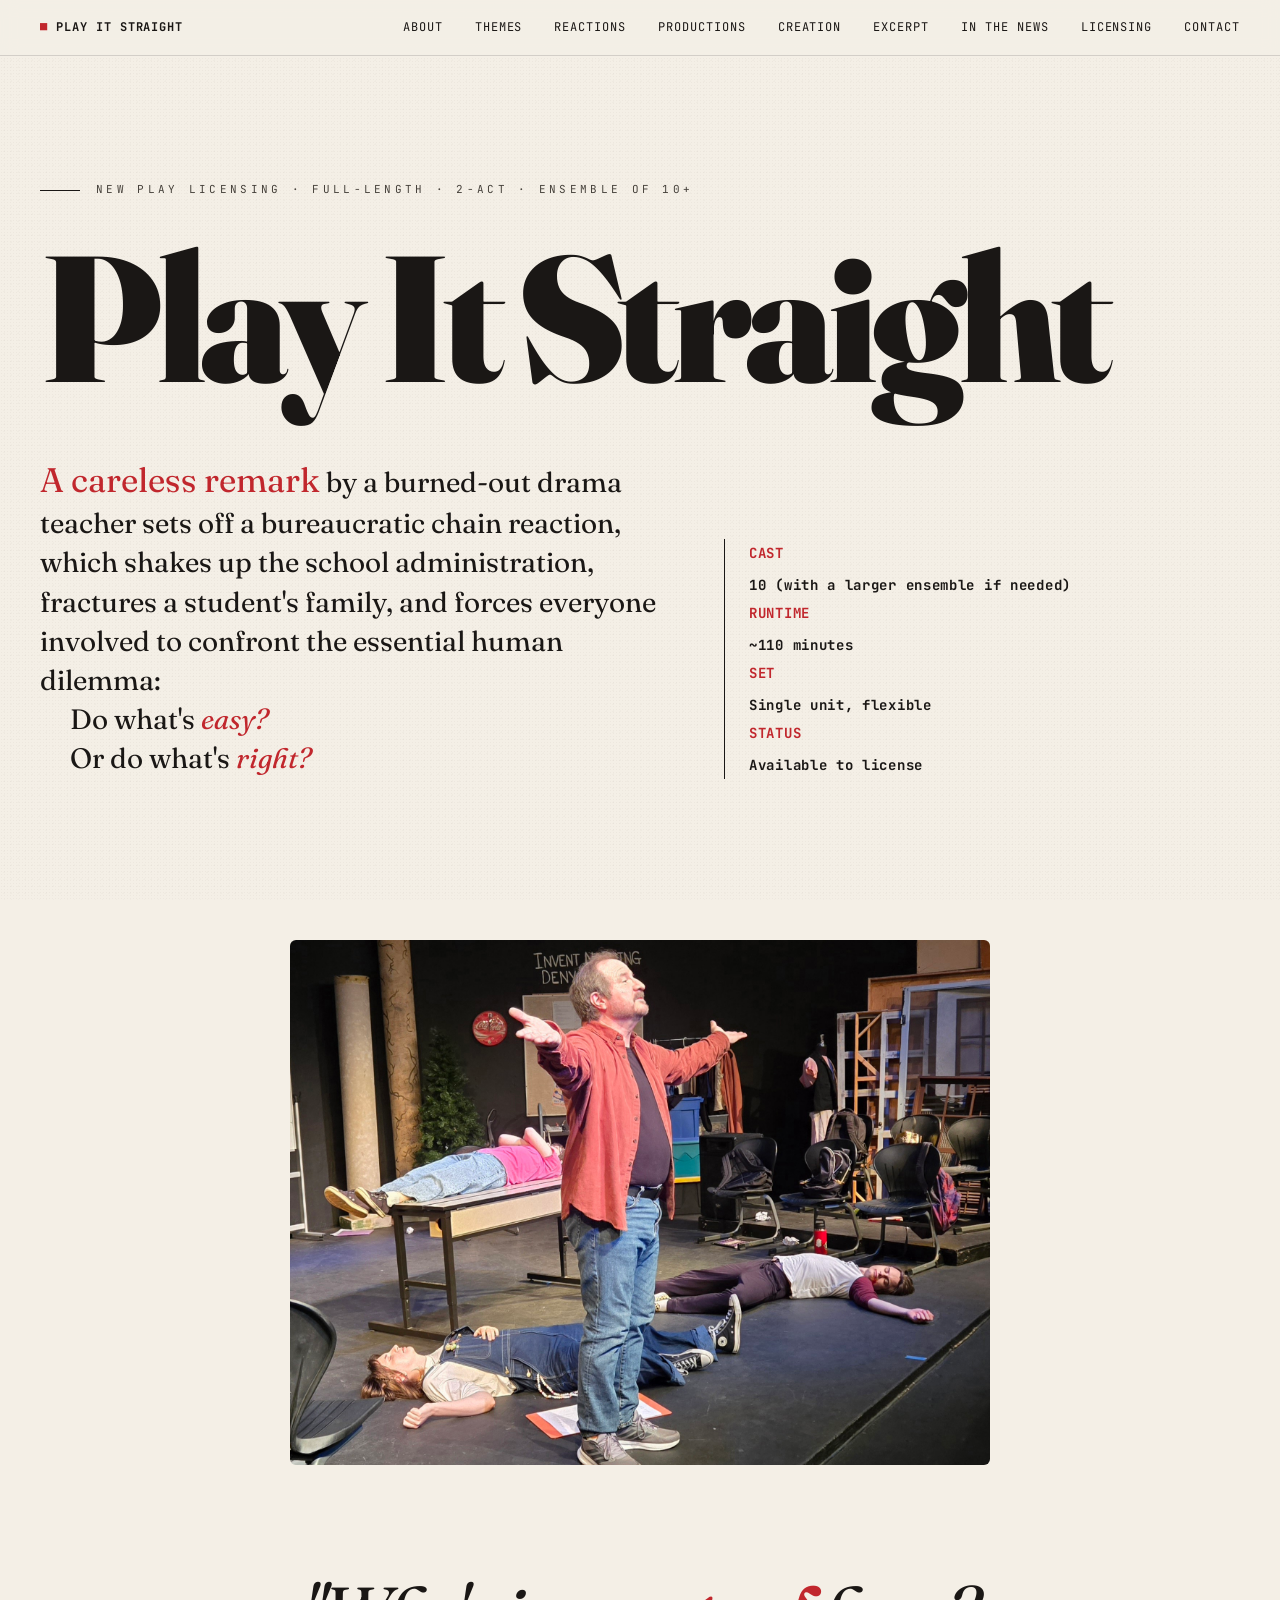
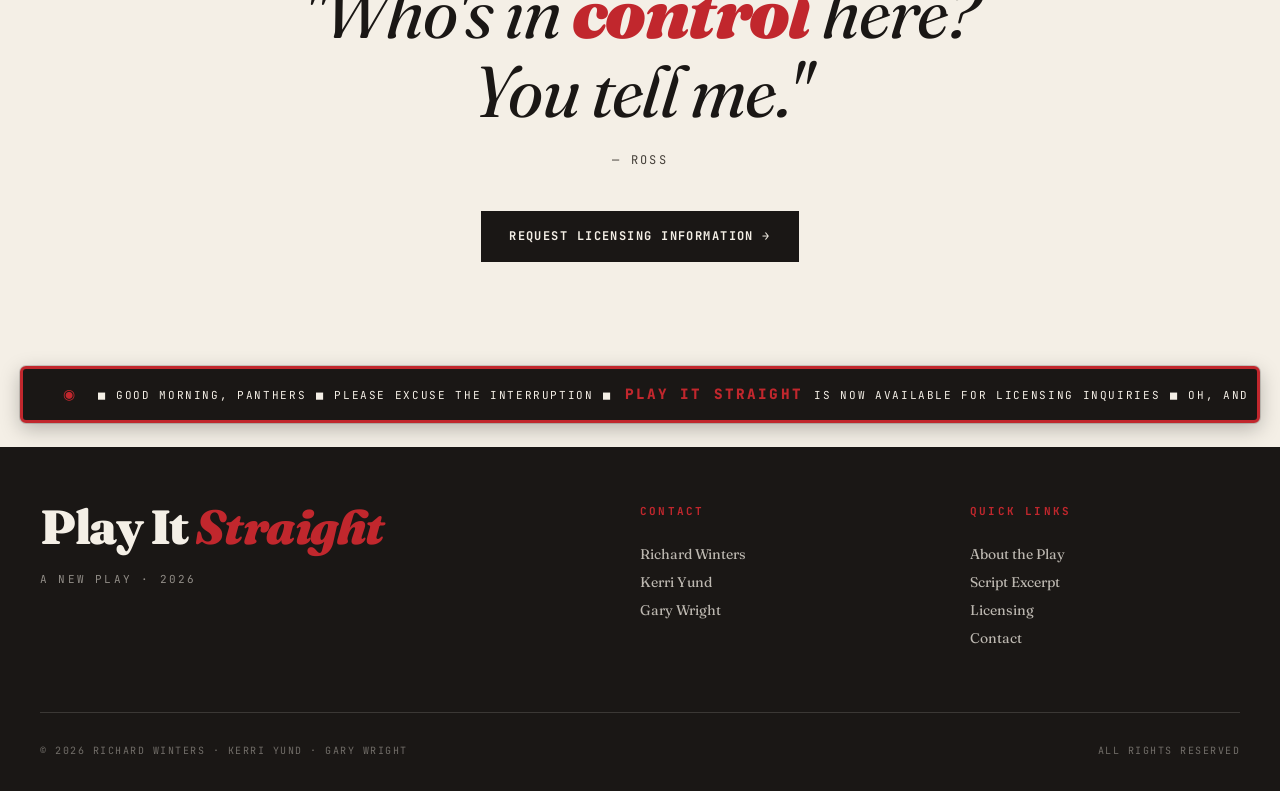
<file: index.html>
<!DOCTYPE html>
<html lang="en"><head>
  <meta charset="utf-8">
  <meta name="viewport" content="width=device-width, initial-scale=1">
  <title>Play It Straight — New Play Licensing</title>
  <meta name="description" content="A sarcastic remark during a high school drama rehearsal sparks a formal inquiry that exposes tensions around censorship, LGBTQ identity, and parental authority. Available for licensing.">
  <link rel="preconnect" href="https://fonts.googleapis.com">
  <link rel="preconnect" href="https://fonts.gstatic.com" crossorigin="">
  <link href="https://fonts.googleapis.com/css2?family=Fraunces:ital,opsz,wght@0,9..144,400;0,9..144,700;0,9..144,900;1,9..144,400&amp;family=JetBrains+Mono:wght@400;700&amp;display=swap" rel="stylesheet">
  <link rel="stylesheet" href="css/styles.css">
  <link rel="icon" type="image/svg+xml" href="data:image/svg+xml,%3Csvg xmlns=%22http://www.w3.org/2000/svg%22 viewBox=%220 0 64 64%22%3E%3Crect width=%2264%22 height=%2264%22 fill=%22%23c1272d%22 rx=%228%22/%3E%3Ctext x=%2232%22 y=%2245%22 font-family=%22Georgia,serif%22 font-size=%2238%22 font-weight=%22900%22 fill=%22%23f4efe6%22 text-anchor=%22middle%22%3EP%3C/text%3E%3C/svg%3E">
  <link rel="canonical" href="https://play-it-straight.com/">
  <meta property="og:type" content="website">
  <meta property="og:url" content="https://play-it-straight.com/">
  <meta property="og:title" content="Play It Straight — A new play about high school, censorship, and courage">
  <meta property="og:description" content="A drama teacher's careless remark ignites a battle over classroom speech, LGBTQ student safety, and a family torn apart. Full-length, 2-act, ensemble of 10+. Available for licensing.">
  <meta property="og:image" content="https://play-it-straight.com/images/ross-opening.jpg">
  <meta property="og:image:width" content="1200">
  <meta property="og:image:height" content="800">
  <meta property="og:site_name" content="Play It Straight">
  <meta name="twitter:card" content="summary_large_image">
  <meta name="twitter:title" content="Play It Straight — A new play about high school, censorship, and courage">
  <meta name="twitter:description" content="A drama teacher's careless remark ignites a battle over classroom speech, LGBTQ student safety, and a family torn apart. Full-length, 2-act, ensemble of 10+. Available for licensing.">
  <meta name="twitter:image" content="https://play-it-straight.com/images/ross-opening.jpg">
<style>
    #edit-toolbar {
      position: fixed; bottom: 20px; right: 20px; z-index: 99999;
      display: flex; gap: 8px; align-items: center;
      font-family: -apple-system, system-ui, sans-serif; font-size: 13px;
    }
    #edit-toolbar button {
      background: #1a1715; color: #f4efe6; border: 1px solid #1a1715;
      padding: 10px 14px; border-radius: 6px; cursor: pointer;
      font: inherit; letter-spacing: 0.02em;
      box-shadow: 0 4px 12px rgba(0,0,0,0.25);
    }
    #edit-toolbar button.primary { background: #c1272d; border-color: #c1272d; }
    #edit-toolbar button:hover { opacity: 0.88; }
    #edit-toolbar .status { color: #1a1715; background: rgba(244,239,230,0.95);
      padding: 6px 10px; border-radius: 4px; }
    body.editing [contenteditable="true"] {
      outline: 1px dashed rgba(193,39,45,0.45);
      outline-offset: 2px;
    }
    body.editing [contenteditable="true"]:hover {
      outline: 1px solid rgba(193,39,45,0.85);
    }
    body.editing [contenteditable="true"]:focus {
      outline: 2px solid #c1272d;
      background: rgba(255,255,200,0.4);
    }
  </style><style>
    #edit-toolbar {
      position: fixed; bottom: 20px; right: 20px; z-index: 99999;
      display: flex; gap: 8px; align-items: center;
      font-family: -apple-system, system-ui, sans-serif; font-size: 13px;
    }
    #edit-toolbar button {
      background: #1a1715; color: #f4efe6; border: 1px solid #1a1715;
      padding: 10px 14px; border-radius: 6px; cursor: pointer;
      font: inherit; letter-spacing: 0.02em;
      box-shadow: 0 4px 12px rgba(0,0,0,0.25);
    }
    #edit-toolbar button.primary { background: #c1272d; border-color: #c1272d; }
    #edit-toolbar button:hover { opacity: 0.88; }
    #edit-toolbar .status { color: #1a1715; background: rgba(244,239,230,0.95);
      padding: 6px 10px; border-radius: 4px; }
    body.editing [contenteditable="true"] {
      outline: 1px dashed rgba(193,39,45,0.45);
      outline-offset: 2px;
    }
    body.editing [contenteditable="true"]:hover {
      outline: 1px solid rgba(193,39,45,0.85);
    }
    body.editing [contenteditable="true"]:focus {
      outline: 2px solid #c1272d;
      background: rgba(255,255,200,0.4);
    }
  </style><style>
    #edit-toolbar {
      position: fixed; bottom: 20px; right: 20px; z-index: 99999;
      display: flex; gap: 8px; align-items: center;
      font-family: -apple-system, system-ui, sans-serif; font-size: 13px;
    }
    #edit-toolbar button {
      background: #1a1715; color: #f4efe6; border: 1px solid #1a1715;
      padding: 10px 14px; border-radius: 6px; cursor: pointer;
      font: inherit; letter-spacing: 0.02em;
      box-shadow: 0 4px 12px rgba(0,0,0,0.25);
    }
    #edit-toolbar button.primary { background: #c1272d; border-color: #c1272d; }
    #edit-toolbar button:hover { opacity: 0.88; }
    #edit-toolbar .status { color: #1a1715; background: rgba(244,239,230,0.95);
      padding: 6px 10px; border-radius: 4px; }
    body.editing [contenteditable="true"] {
      outline: 1px dashed rgba(193,39,45,0.45);
      outline-offset: 2px;
    }
    body.editing [contenteditable="true"]:hover {
      outline: 1px solid rgba(193,39,45,0.85);
    }
    body.editing [contenteditable="true"]:focus {
      outline: 2px solid #c1272d;
      background: rgba(255,255,200,0.4);
    }
  </style><style>
    #edit-toolbar {
      position: fixed; bottom: 20px; right: 20px; z-index: 99999;
      display: flex; gap: 8px; align-items: center;
      font-family: -apple-system, system-ui, sans-serif; font-size: 13px;
    }
    #edit-toolbar button {
      background: #1a1715; color: #f4efe6; border: 1px solid #1a1715;
      padding: 10px 14px; border-radius: 6px; cursor: pointer;
      font: inherit; letter-spacing: 0.02em;
      box-shadow: 0 4px 12px rgba(0,0,0,0.25);
    }
    #edit-toolbar button.primary { background: #c1272d; border-color: #c1272d; }
    #edit-toolbar button:hover { opacity: 0.88; }
    #edit-toolbar .status { color: #1a1715; background: rgba(244,239,230,0.95);
      padding: 6px 10px; border-radius: 4px; }
    body.editing [contenteditable="true"] {
      outline: 1px dashed rgba(193,39,45,0.45);
      outline-offset: 2px;
    }
    body.editing [contenteditable="true"]:hover {
      outline: 1px solid rgba(193,39,45,0.85);
    }
    body.editing [contenteditable="true"]:focus {
      outline: 2px solid #c1272d;
      background: rgba(255,255,200,0.4);
    }
  </style><style>
    #edit-toolbar {
      position: fixed; bottom: 20px; right: 20px; z-index: 99999;
      display: flex; gap: 8px; align-items: center;
      font-family: -apple-system, system-ui, sans-serif; font-size: 13px;
    }
    #edit-toolbar button {
      background: #1a1715; color: #f4efe6; border: 1px solid #1a1715;
      padding: 10px 14px; border-radius: 6px; cursor: pointer;
      font: inherit; letter-spacing: 0.02em;
      box-shadow: 0 4px 12px rgba(0,0,0,0.25);
    }
    #edit-toolbar button.primary { background: #c1272d; border-color: #c1272d; }
    #edit-toolbar button:hover { opacity: 0.88; }
    #edit-toolbar .status { color: #1a1715; background: rgba(244,239,230,0.95);
      padding: 6px 10px; border-radius: 4px; }
    body.editing [contenteditable="true"] {
      outline: 1px dashed rgba(193,39,45,0.45);
      outline-offset: 2px;
    }
    body.editing [contenteditable="true"]:hover {
      outline: 1px solid rgba(193,39,45,0.85);
    }
    body.editing [contenteditable="true"]:focus {
      outline: 2px solid #c1272d;
      background: rgba(255,255,200,0.4);
    }
  </style><style>
    #edit-toolbar {
      position: fixed; bottom: 20px; right: 20px; z-index: 99999;
      display: flex; gap: 8px; align-items: center;
      font-family: -apple-system, system-ui, sans-serif; font-size: 13px;
    }
    #edit-toolbar button {
      background: #1a1715; color: #f4efe6; border: 1px solid #1a1715;
      padding: 10px 14px; border-radius: 6px; cursor: pointer;
      font: inherit; letter-spacing: 0.02em;
      box-shadow: 0 4px 12px rgba(0,0,0,0.25);
    }
    #edit-toolbar button.primary { background: #c1272d; border-color: #c1272d; }
    #edit-toolbar button:hover { opacity: 0.88; }
    #edit-toolbar .status { color: #1a1715; background: rgba(244,239,230,0.95);
      padding: 6px 10px; border-radius: 4px; }
    body.editing [contenteditable="true"] {
      outline: 1px dashed rgba(193,39,45,0.45);
      outline-offset: 2px;
    }
    body.editing [contenteditable="true"]:hover {
      outline: 1px solid rgba(193,39,45,0.85);
    }
    body.editing [contenteditable="true"]:focus {
      outline: 2px solid #c1272d;
      background: rgba(255,255,200,0.4);
    }
  </style><style>
    #edit-toolbar {
      position: fixed; bottom: 20px; right: 20px; z-index: 99999;
      display: flex; gap: 8px; align-items: center;
      font-family: -apple-system, system-ui, sans-serif; font-size: 13px;
    }
    #edit-toolbar button {
      background: #1a1715; color: #f4efe6; border: 1px solid #1a1715;
      padding: 10px 14px; border-radius: 6px; cursor: pointer;
      font: inherit; letter-spacing: 0.02em;
      box-shadow: 0 4px 12px rgba(0,0,0,0.25);
    }
    #edit-toolbar button.primary { background: #c1272d; border-color: #c1272d; }
    #edit-toolbar button:hover { opacity: 0.88; }
    #edit-toolbar .status { color: #1a1715; background: rgba(244,239,230,0.95);
      padding: 6px 10px; border-radius: 4px; }
    body.editing [contenteditable="true"] {
      outline: 1px dashed rgba(193,39,45,0.45);
      outline-offset: 2px;
    }
    body.editing [contenteditable="true"]:hover {
      outline: 1px solid rgba(193,39,45,0.85);
    }
    body.editing [contenteditable="true"]:focus {
      outline: 2px solid #c1272d;
      background: rgba(255,255,200,0.4);
    }
  </style><style>
    #edit-toolbar {
      position: fixed; bottom: 20px; right: 20px; z-index: 99999;
      display: flex; gap: 8px; align-items: center;
      font-family: -apple-system, system-ui, sans-serif; font-size: 13px;
    }
    #edit-toolbar button {
      background: #1a1715; color: #f4efe6; border: 1px solid #1a1715;
      padding: 10px 14px; border-radius: 6px; cursor: pointer;
      font: inherit; letter-spacing: 0.02em;
      box-shadow: 0 4px 12px rgba(0,0,0,0.25);
    }
    #edit-toolbar button.primary { background: #c1272d; border-color: #c1272d; }
    #edit-toolbar button:hover { opacity: 0.88; }
    #edit-toolbar .status { color: #1a1715; background: rgba(244,239,230,0.95);
      padding: 6px 10px; border-radius: 4px; }
    body.editing [contenteditable="true"] {
      outline: 1px dashed rgba(193,39,45,0.45);
      outline-offset: 2px;
    }
    body.editing [contenteditable="true"]:hover {
      outline: 1px solid rgba(193,39,45,0.85);
    }
    body.editing [contenteditable="true"]:focus {
      outline: 2px solid #c1272d;
      background: rgba(255,255,200,0.4);
    }
  </style>  <script type="application/ld+json">
  {
    "@context": "https://schema.org",
    "@type": "CreativeWork",
    "name": "Play It Straight",
    "genre": ["Drama", "Comedy"],
    "author": [
      {"@type": "Person", "name": "Richard Winters"},
      {"@type": "Person", "name": "Kerri Yund"},
      {"@type": "Person", "name": "Gary Wright"}
    ],
    "description": "A drama teacher's careless remark ignites a battle over classroom speech, LGBTQ student safety, and a family torn apart. Full-length, 2-act, ensemble of 10+.",
    "image": "https://play-it-straight.com/images/ross-opening.jpg",
    "url": "https://play-it-straight.com/",
    "inLanguage": "en"
  }
  </script>
<style>
    #edit-toolbar {
      position: fixed; bottom: 20px; right: 20px; z-index: 99999;
      display: flex; gap: 8px; align-items: center;
      font-family: -apple-system, system-ui, sans-serif; font-size: 13px;
    }
    #edit-toolbar button {
      background: #1a1715; color: #f4efe6; border: 1px solid #1a1715;
      padding: 10px 14px; border-radius: 6px; cursor: pointer;
      font: inherit; letter-spacing: 0.02em;
      box-shadow: 0 4px 12px rgba(0,0,0,0.25);
    }
    #edit-toolbar button.primary { background: #c1272d; border-color: #c1272d; }
    #edit-toolbar button:hover { opacity: 0.88; }
    #edit-toolbar .status { color: #1a1715; background: rgba(244,239,230,0.95);
      padding: 6px 10px; border-radius: 4px; }
    body.editing [contenteditable="true"] {
      outline: 1px dashed rgba(193,39,45,0.45);
      outline-offset: 2px;
    }
    body.editing [contenteditable="true"]:hover {
      outline: 1px solid rgba(193,39,45,0.85);
    }
    body.editing [contenteditable="true"]:focus {
      outline: 2px solid #c1272d;
      background: rgba(255,255,200,0.4);
    }
  </style></head>
<body class="">
  <a class="skip-link" href="#main">Skip to content</a>

  <nav>
    <a href="index.html" class="logo active">Play It Straight</a>
    <ul>
      <li><a href="about.html">About</a></li>
      <li><a href="themes.html">Themes</a></li>
      <li><a href="testimonials.html">Reactions</a></li>
      <li><a href="productions.html">Productions</a></li>
      <li><a href="writers.html">Creation</a></li>
      <li><a href="excerpt.html">Excerpt</a></li>
      <li><a href="news.html">In The News</a></li>
      <li><a href="licensing.html">Licensing</a></li>
      <li><a href="contact.html">Contact</a></li>
    </ul>
  </nav>

  <main id="main">

    <!-- HERO -->
    <section class="hero">
      <div class="hero-kicker">New play licensing · Full-length · 2-act · Ensemble of 10+</div>

      <h1 class="title">
        <span class="word">Play</span>
        <span class="word">It</span>
        <span class="word">Straight</span>
      </h1>

      <div class="hero-meta">
        <p class="hero-pitch">
          <span style="color: #c1272d; font-size: calc(1em + 6px);">A careless remark</span> by a burned-out drama teacher sets off a bureaucratic chain reaction, which shakes up the school administration, fractures a student's family, and forces everyone involved to confront the essential human dilemma:<br>
          &nbsp;&nbsp;&nbsp;&nbsp;&nbsp;Do what's <em>easy?</em><br>
          &nbsp;&nbsp;&nbsp;&nbsp;&nbsp;Or do what's <em>right?</em>
        </p>
        <div class="hero-facts">
          CAST<strong>10 (with a larger ensemble if needed)</strong>
          RUNTIME<strong>~110 minutes</strong>
          SET<strong>Single unit, flexible</strong>
          STATUS<strong>Available to license</strong>
        </div>
      </div>

    </section>

    <!-- HERO PHOTO -->
    <section class="reveal visible" style="padding:40px 20px 0; text-align:center;">
      <figure style="margin:0 auto; max-width:700px;">
        <div class="photo" style="overflow:hidden; border-radius:6px;">
          <img src="images/ross-opening.jpg" alt="Ross and students — R25 Production" style="display:block; width:100%; height:auto;">
        </div>
        <figcaption class="photo-caption" style="margin-top:12px; text-align:center;"><br></figcaption>
      </figure>
    </section>

    <!-- CTA -->
    <section class="cta-block reveal visible">
      <div class="cta-quote">
        "Who's in <span class="accent">control</span> here?<br>You tell me."
      </div>
      <div class="cta-attribution">— Ross</div>
      <a href="contact.html" class="btn btn-primary">Request Licensing Information →</a>
    </section>

    <!-- PA ANNOUNCEMENT -->
    <div class="pa-announcement">
      <div class="scroll-text">
        ◼ GOOD MORNING, PANTHERS ◼ PLEASE EXCUSE THE INTERRUPTION ◼ <span class="marquee-title">PLAY IT STRAIGHT</span> IS NOW AVAILABLE FOR LICENSING INQUIRIES ◼ OH, AND THE BOY'S BATHROOM IS NOW CLOSED FOR REPAIRS… AGAIN ◼ HAVE A GREAT DAY, PANTHERS! GRRR!! ◼ GOOD MORNING, PANTHERS ◼ PLEASE EXCUSE THE INTERRUPTION ◼ <span class="marquee-title">PLAY IT STRAIGHT</span> IS NOW AVAILABLE FOR LICENSING INQUIRIES ◼ OH, AND THE BOY'S BATHROOM IS NOW CLOSED FOR REPAIRS… AGAIN ◼ HAVE A GREAT DAY, PANTHERS! GRRR!! ◼
      </div>
    </div>

  </main>

  <footer>
    <div class="footer-inner">
      <div>
        <div class="footer-title">Play It <em>Straight</em></div>
        <div class="footer-tag">A new play · <span data-year="">2026</span></div>
      </div>
      <div class="footer-col">
        <h4>Contact</h4>
        <a href="mailto:richardwinters11@gmail.com">Richard Winters</a>
        <a href="mailto:kerriyund@gmail.com">Kerri Yund</a>
        <a href="mailto:garyunchained@yahoo.com">Gary Wright</a>
      </div>
      <div class="footer-col">
        <h4>Quick Links</h4>
        <a href="about.html">About the Play</a>
        <a href="excerpt.html">Script Excerpt</a>
        <a href="licensing.html">Licensing</a>
        <a href="contact.html">Contact</a>
      </div>
    </div>
    <div class="footer-bottom">
      <div>© <span data-year="">2026</span> Richard Winters · Kerri Yund · Gary Wright</div>
      <div>All rights reserved</div>
    </div>
  </footer>

  <script src="js/main.js"></script>
  <script src="js/edit-mode.js"></script>


</body></html>
</file>
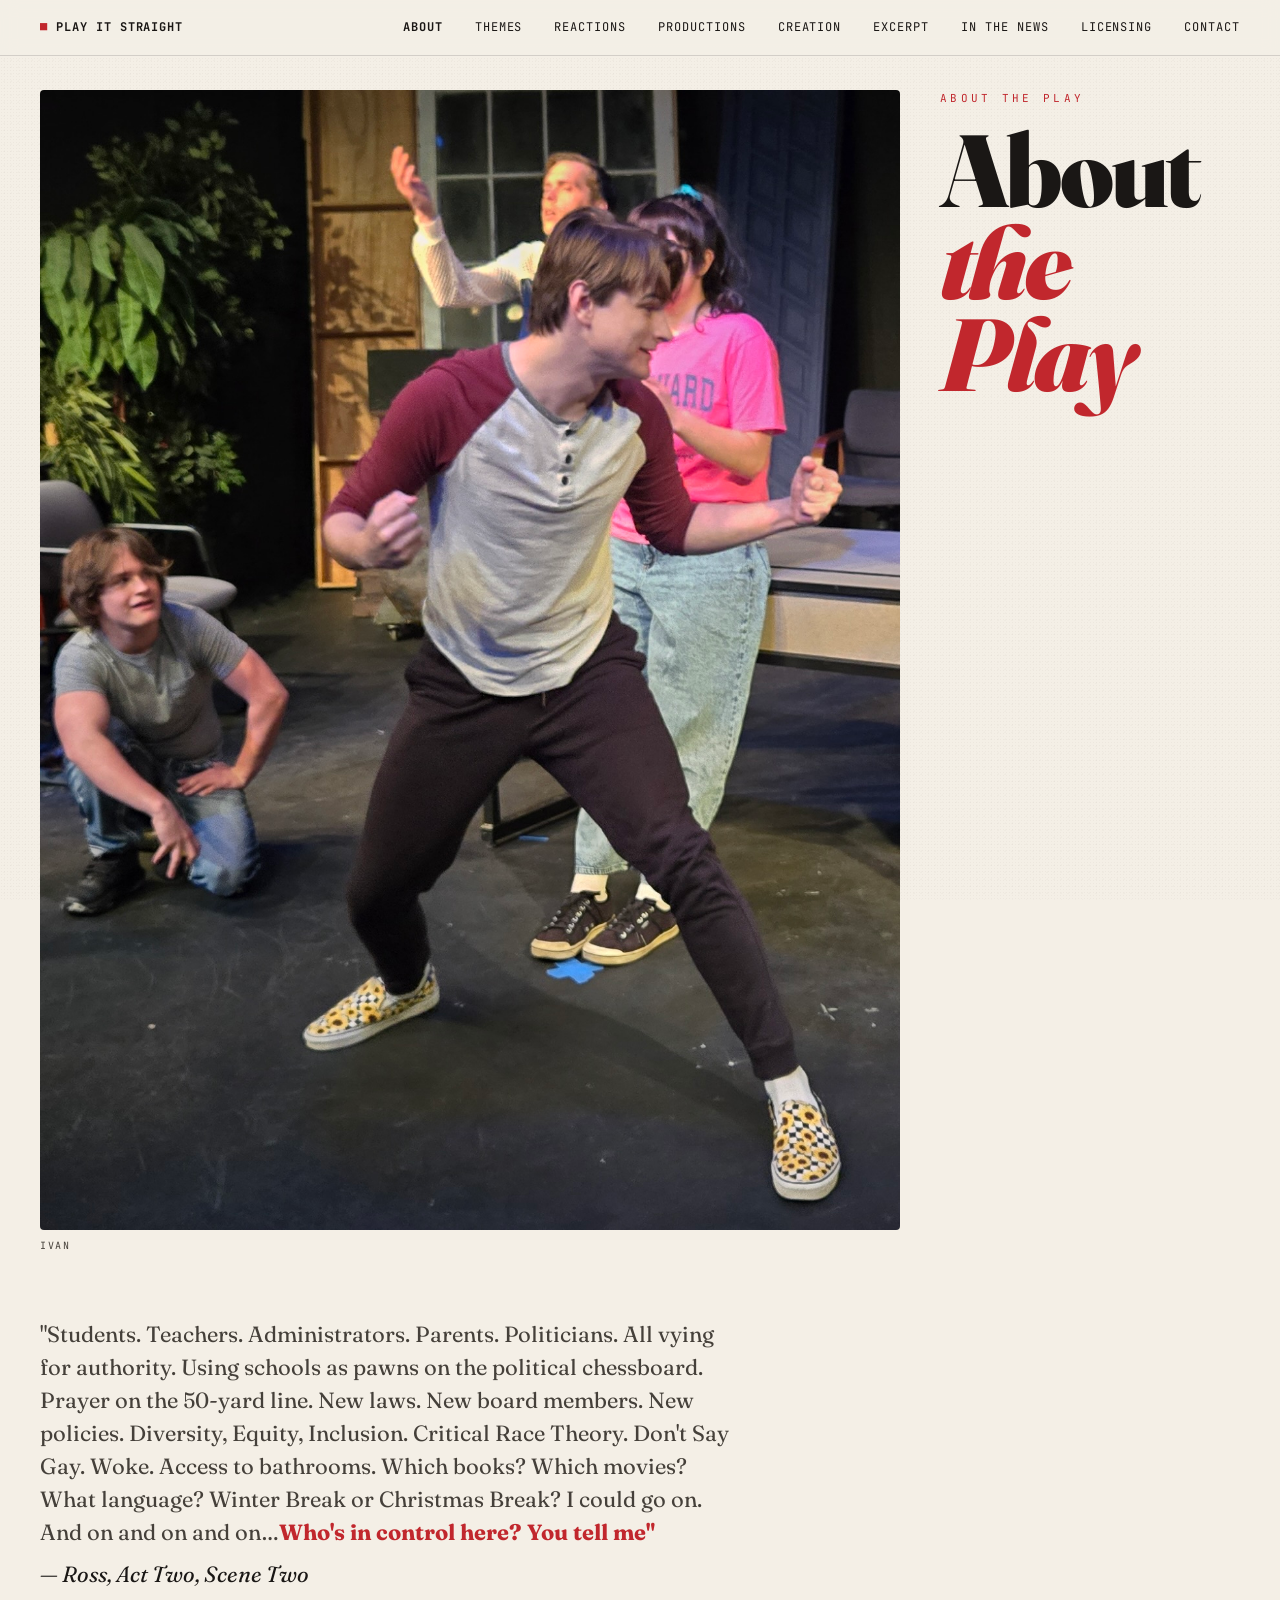
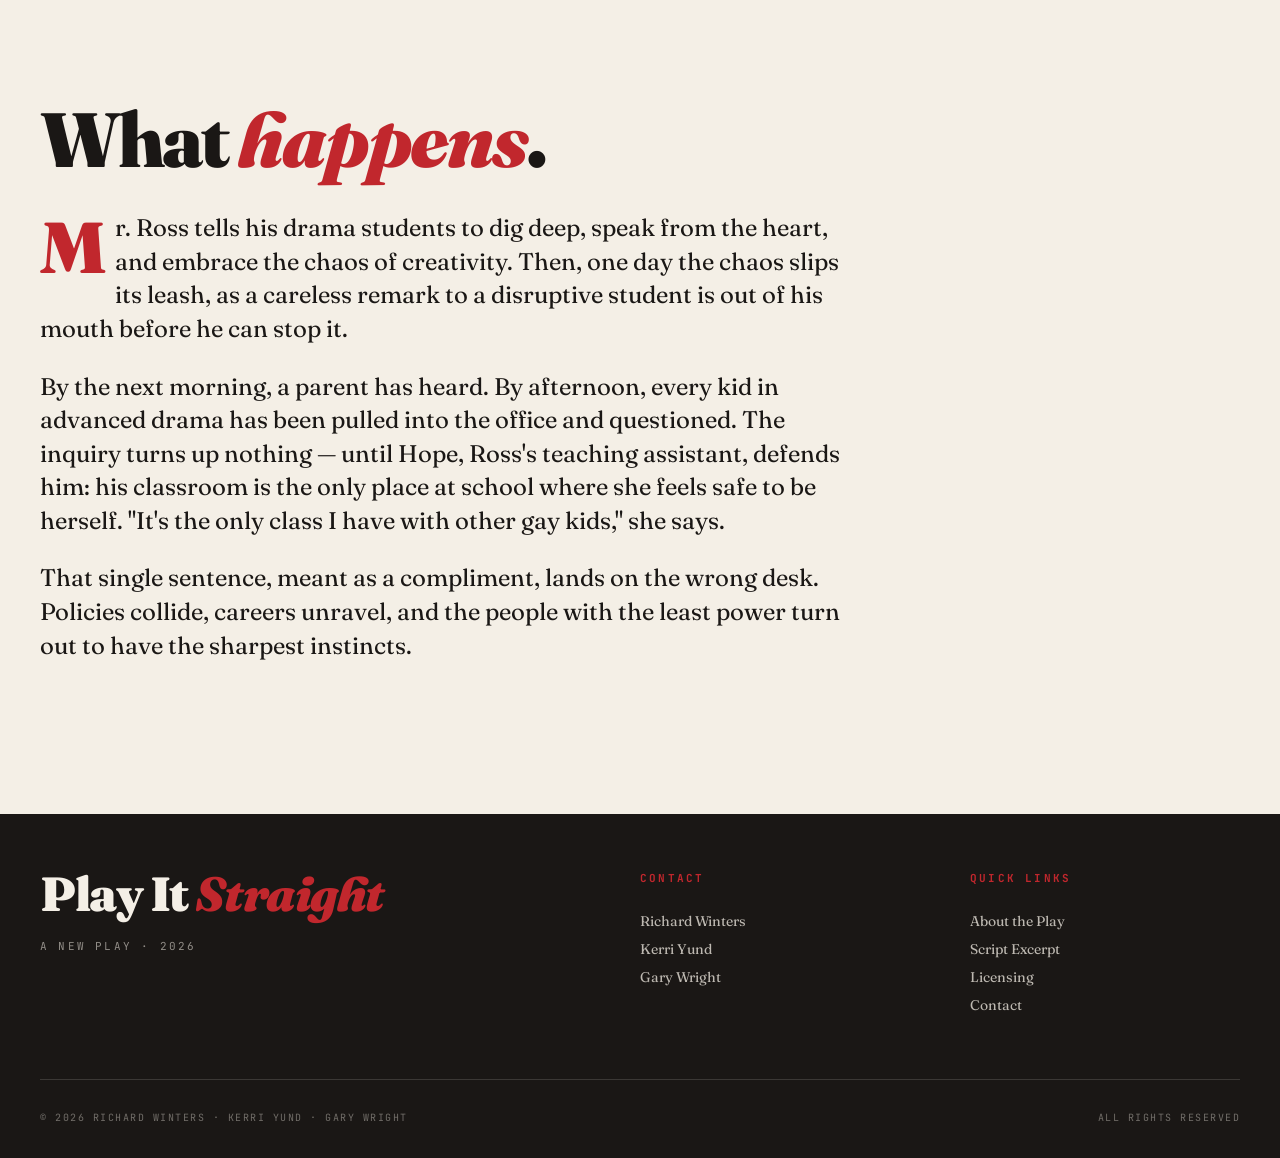
<file: about.html>
<!DOCTYPE html>
<html lang="en"><head>
  <meta charset="utf-8">
  <meta name="viewport" content="width=device-width, initial-scale=1">
  <title>About the Play | Play It Straight</title>
  <meta name="description" content="Formal synopsis, themes, content advisory, and production details for Play It Straight.">
  <link rel="preconnect" href="https://fonts.googleapis.com">
  <link rel="preconnect" href="https://fonts.gstatic.com" crossorigin="">
  <link href="https://fonts.googleapis.com/css2?family=Fraunces:ital,opsz,wght@0,9..144,400;0,9..144,700;0,9..144,900;1,9..144,400&amp;family=JetBrains+Mono:wght@400;700&amp;display=swap" rel="stylesheet">
  <link rel="stylesheet" href="css/styles.css">
  <link rel="icon" type="image/svg+xml" href="data:image/svg+xml,%3Csvg xmlns=%22http://www.w3.org/2000/svg%22 viewBox=%220 0 64 64%22%3E%3Crect width=%2264%22 height=%2264%22 fill=%22%23c1272d%22 rx=%228%22/%3E%3Ctext x=%2232%22 y=%2245%22 font-family=%22Georgia,serif%22 font-size=%2238%22 font-weight=%22900%22 fill=%22%23f4efe6%22 text-anchor=%22middle%22%3EP%3C/text%3E%3C/svg%3E">
  <link rel="canonical" href="https://play-it-straight.com/about">
  <meta property="og:type" content="website">
  <meta property="og:url" content="https://play-it-straight.com/about">
  <meta property="og:title" content="About the Play | Play It Straight">
  <meta property="og:description" content="Synopsis, themes, content advisory, and production details for Play It Straight — a contemporary drama by Richard Winters, Kerri Yund, and Gary Wright.">
  <meta property="og:image" content="https://play-it-straight.com/images/ross-opening.jpg">
  <meta property="og:image:width" content="1200">
  <meta property="og:image:height" content="800">
  <meta property="og:site_name" content="Play It Straight">
  <meta name="twitter:card" content="summary_large_image">
  <meta name="twitter:title" content="About the Play | Play It Straight">
  <meta name="twitter:description" content="Synopsis, themes, content advisory, and production details for Play It Straight — a contemporary drama by Richard Winters, Kerri Yund, and Gary Wright.">
  <meta name="twitter:image" content="https://play-it-straight.com/images/ross-opening.jpg">
<style>
    #edit-toolbar {
      position: fixed; bottom: 20px; right: 20px; z-index: 99999;
      display: flex; gap: 8px; align-items: center;
      font-family: -apple-system, system-ui, sans-serif; font-size: 13px;
    }
    #edit-toolbar button {
      background: #1a1715; color: #f4efe6; border: 1px solid #1a1715;
      padding: 10px 14px; border-radius: 6px; cursor: pointer;
      font: inherit; letter-spacing: 0.02em;
      box-shadow: 0 4px 12px rgba(0,0,0,0.25);
    }
    #edit-toolbar button.primary { background: #c1272d; border-color: #c1272d; }
    #edit-toolbar button:hover { opacity: 0.88; }
    #edit-toolbar .status { color: #1a1715; background: rgba(244,239,230,0.95);
      padding: 6px 10px; border-radius: 4px; }
    body.editing [contenteditable="true"] {
      outline: 1px dashed rgba(193,39,45,0.45);
      outline-offset: 2px;
    }
    body.editing [contenteditable="true"]:hover {
      outline: 1px solid rgba(193,39,45,0.85);
    }
    body.editing [contenteditable="true"]:focus {
      outline: 2px solid #c1272d;
      background: rgba(255,255,200,0.4);
    }
  </style><style>
    #edit-toolbar {
      position: fixed; bottom: 20px; right: 20px; z-index: 99999;
      display: flex; gap: 8px; align-items: center;
      font-family: -apple-system, system-ui, sans-serif; font-size: 13px;
    }
    #edit-toolbar button {
      background: #1a1715; color: #f4efe6; border: 1px solid #1a1715;
      padding: 10px 14px; border-radius: 6px; cursor: pointer;
      font: inherit; letter-spacing: 0.02em;
      box-shadow: 0 4px 12px rgba(0,0,0,0.25);
    }
    #edit-toolbar button.primary { background: #c1272d; border-color: #c1272d; }
    #edit-toolbar button:hover { opacity: 0.88; }
    #edit-toolbar .status { color: #1a1715; background: rgba(244,239,230,0.95);
      padding: 6px 10px; border-radius: 4px; }
    body.editing [contenteditable="true"] {
      outline: 1px dashed rgba(193,39,45,0.45);
      outline-offset: 2px;
    }
    body.editing [contenteditable="true"]:hover {
      outline: 1px solid rgba(193,39,45,0.85);
    }
    body.editing [contenteditable="true"]:focus {
      outline: 2px solid #c1272d;
      background: rgba(255,255,200,0.4);
    }
  </style><style>
    #edit-toolbar {
      position: fixed; bottom: 20px; right: 20px; z-index: 99999;
      display: flex; gap: 8px; align-items: center;
      font-family: -apple-system, system-ui, sans-serif; font-size: 13px;
    }
    #edit-toolbar button {
      background: #1a1715; color: #f4efe6; border: 1px solid #1a1715;
      padding: 10px 14px; border-radius: 6px; cursor: pointer;
      font: inherit; letter-spacing: 0.02em;
      box-shadow: 0 4px 12px rgba(0,0,0,0.25);
    }
    #edit-toolbar button.primary { background: #c1272d; border-color: #c1272d; }
    #edit-toolbar button:hover { opacity: 0.88; }
    #edit-toolbar .status { color: #1a1715; background: rgba(244,239,230,0.95);
      padding: 6px 10px; border-radius: 4px; }
    body.editing [contenteditable="true"] {
      outline: 1px dashed rgba(193,39,45,0.45);
      outline-offset: 2px;
    }
    body.editing [contenteditable="true"]:hover {
      outline: 1px solid rgba(193,39,45,0.85);
    }
    body.editing [contenteditable="true"]:focus {
      outline: 2px solid #c1272d;
      background: rgba(255,255,200,0.4);
    }
  </style><style>
    #edit-toolbar {
      position: fixed; bottom: 20px; right: 20px; z-index: 99999;
      display: flex; gap: 8px; align-items: center;
      font-family: -apple-system, system-ui, sans-serif; font-size: 13px;
    }
    #edit-toolbar button {
      background: #1a1715; color: #f4efe6; border: 1px solid #1a1715;
      padding: 10px 14px; border-radius: 6px; cursor: pointer;
      font: inherit; letter-spacing: 0.02em;
      box-shadow: 0 4px 12px rgba(0,0,0,0.25);
    }
    #edit-toolbar button.primary { background: #c1272d; border-color: #c1272d; }
    #edit-toolbar button:hover { opacity: 0.88; }
    #edit-toolbar .status { color: #1a1715; background: rgba(244,239,230,0.95);
      padding: 6px 10px; border-radius: 4px; }
    body.editing [contenteditable="true"] {
      outline: 1px dashed rgba(193,39,45,0.45);
      outline-offset: 2px;
    }
    body.editing [contenteditable="true"]:hover {
      outline: 1px solid rgba(193,39,45,0.85);
    }
    body.editing [contenteditable="true"]:focus {
      outline: 2px solid #c1272d;
      background: rgba(255,255,200,0.4);
    }
  </style><style>
    #edit-toolbar {
      position: fixed; bottom: 20px; right: 20px; z-index: 99999;
      display: flex; gap: 8px; align-items: center;
      font-family: -apple-system, system-ui, sans-serif; font-size: 13px;
    }
    #edit-toolbar button {
      background: #1a1715; color: #f4efe6; border: 1px solid #1a1715;
      padding: 10px 14px; border-radius: 6px; cursor: pointer;
      font: inherit; letter-spacing: 0.02em;
      box-shadow: 0 4px 12px rgba(0,0,0,0.25);
    }
    #edit-toolbar button.primary { background: #c1272d; border-color: #c1272d; }
    #edit-toolbar button:hover { opacity: 0.88; }
    #edit-toolbar .status { color: #1a1715; background: rgba(244,239,230,0.95);
      padding: 6px 10px; border-radius: 4px; }
    body.editing [contenteditable="true"] {
      outline: 1px dashed rgba(193,39,45,0.45);
      outline-offset: 2px;
    }
    body.editing [contenteditable="true"]:hover {
      outline: 1px solid rgba(193,39,45,0.85);
    }
    body.editing [contenteditable="true"]:focus {
      outline: 2px solid #c1272d;
      background: rgba(255,255,200,0.4);
    }
  </style><style>
    #edit-toolbar {
      position: fixed; bottom: 20px; right: 20px; z-index: 99999;
      display: flex; gap: 8px; align-items: center;
      font-family: -apple-system, system-ui, sans-serif; font-size: 13px;
    }
    #edit-toolbar button {
      background: #1a1715; color: #f4efe6; border: 1px solid #1a1715;
      padding: 10px 14px; border-radius: 6px; cursor: pointer;
      font: inherit; letter-spacing: 0.02em;
      box-shadow: 0 4px 12px rgba(0,0,0,0.25);
    }
    #edit-toolbar button.primary { background: #c1272d; border-color: #c1272d; }
    #edit-toolbar button:hover { opacity: 0.88; }
    #edit-toolbar .status { color: #1a1715; background: rgba(244,239,230,0.95);
      padding: 6px 10px; border-radius: 4px; }
    body.editing [contenteditable="true"] {
      outline: 1px dashed rgba(193,39,45,0.45);
      outline-offset: 2px;
    }
    body.editing [contenteditable="true"]:hover {
      outline: 1px solid rgba(193,39,45,0.85);
    }
    body.editing [contenteditable="true"]:focus {
      outline: 2px solid #c1272d;
      background: rgba(255,255,200,0.4);
    }
  </style><style>
    #edit-toolbar {
      position: fixed; bottom: 20px; right: 20px; z-index: 99999;
      display: flex; gap: 8px; align-items: center;
      font-family: -apple-system, system-ui, sans-serif; font-size: 13px;
    }
    #edit-toolbar button {
      background: #1a1715; color: #f4efe6; border: 1px solid #1a1715;
      padding: 10px 14px; border-radius: 6px; cursor: pointer;
      font: inherit; letter-spacing: 0.02em;
      box-shadow: 0 4px 12px rgba(0,0,0,0.25);
    }
    #edit-toolbar button.primary { background: #c1272d; border-color: #c1272d; }
    #edit-toolbar button:hover { opacity: 0.88; }
    #edit-toolbar .status { color: #1a1715; background: rgba(244,239,230,0.95);
      padding: 6px 10px; border-radius: 4px; }
    body.editing [contenteditable="true"] {
      outline: 1px dashed rgba(193,39,45,0.45);
      outline-offset: 2px;
    }
    body.editing [contenteditable="true"]:hover {
      outline: 1px solid rgba(193,39,45,0.85);
    }
    body.editing [contenteditable="true"]:focus {
      outline: 2px solid #c1272d;
      background: rgba(255,255,200,0.4);
    }
  </style><style>
    #edit-toolbar {
      position: fixed; bottom: 20px; right: 20px; z-index: 99999;
      display: flex; gap: 8px; align-items: center;
      font-family: -apple-system, system-ui, sans-serif; font-size: 13px;
    }
    #edit-toolbar button {
      background: #1a1715; color: #f4efe6; border: 1px solid #1a1715;
      padding: 10px 14px; border-radius: 6px; cursor: pointer;
      font: inherit; letter-spacing: 0.02em;
      box-shadow: 0 4px 12px rgba(0,0,0,0.25);
    }
    #edit-toolbar button.primary { background: #c1272d; border-color: #c1272d; }
    #edit-toolbar button:hover { opacity: 0.88; }
    #edit-toolbar .status { color: #1a1715; background: rgba(244,239,230,0.95);
      padding: 6px 10px; border-radius: 4px; }
    body.editing [contenteditable="true"] {
      outline: 1px dashed rgba(193,39,45,0.45);
      outline-offset: 2px;
    }
    body.editing [contenteditable="true"]:hover {
      outline: 1px solid rgba(193,39,45,0.85);
    }
    body.editing [contenteditable="true"]:focus {
      outline: 2px solid #c1272d;
      background: rgba(255,255,200,0.4);
    }
  </style><style>
    #edit-toolbar {
      position: fixed; bottom: 20px; right: 20px; z-index: 99999;
      display: flex; gap: 8px; align-items: center;
      font-family: -apple-system, system-ui, sans-serif; font-size: 13px;
    }
    #edit-toolbar button {
      background: #1a1715; color: #f4efe6; border: 1px solid #1a1715;
      padding: 10px 14px; border-radius: 6px; cursor: pointer;
      font: inherit; letter-spacing: 0.02em;
      box-shadow: 0 4px 12px rgba(0,0,0,0.25);
    }
    #edit-toolbar button.primary { background: #c1272d; border-color: #c1272d; }
    #edit-toolbar button:hover { opacity: 0.88; }
    #edit-toolbar .status { color: #1a1715; background: rgba(244,239,230,0.95);
      padding: 6px 10px; border-radius: 4px; }
    body.editing [contenteditable="true"] {
      outline: 1px dashed rgba(193,39,45,0.45);
      outline-offset: 2px;
    }
    body.editing [contenteditable="true"]:hover {
      outline: 1px solid rgba(193,39,45,0.85);
    }
    body.editing [contenteditable="true"]:focus {
      outline: 2px solid #c1272d;
      background: rgba(255,255,200,0.4);
    }
  </style><style>
    #edit-toolbar {
      position: fixed; bottom: 20px; right: 20px; z-index: 99999;
      display: flex; gap: 8px; align-items: center;
      font-family: -apple-system, system-ui, sans-serif; font-size: 13px;
    }
    #edit-toolbar button {
      background: #1a1715; color: #f4efe6; border: 1px solid #1a1715;
      padding: 10px 14px; border-radius: 6px; cursor: pointer;
      font: inherit; letter-spacing: 0.02em;
      box-shadow: 0 4px 12px rgba(0,0,0,0.25);
    }
    #edit-toolbar button.primary { background: #c1272d; border-color: #c1272d; }
    #edit-toolbar button:hover { opacity: 0.88; }
    #edit-toolbar .status { color: #1a1715; background: rgba(244,239,230,0.95);
      padding: 6px 10px; border-radius: 4px; }
    body.editing [contenteditable="true"] {
      outline: 1px dashed rgba(193,39,45,0.45);
      outline-offset: 2px;
    }
    body.editing [contenteditable="true"]:hover {
      outline: 1px solid rgba(193,39,45,0.85);
    }
    body.editing [contenteditable="true"]:focus {
      outline: 2px solid #c1272d;
      background: rgba(255,255,200,0.4);
    }
  </style><style>
    #edit-toolbar {
      position: fixed; bottom: 20px; right: 20px; z-index: 99999;
      display: flex; gap: 8px; align-items: center;
      font-family: -apple-system, system-ui, sans-serif; font-size: 13px;
    }
    #edit-toolbar button {
      background: #1a1715; color: #f4efe6; border: 1px solid #1a1715;
      padding: 10px 14px; border-radius: 6px; cursor: pointer;
      font: inherit; letter-spacing: 0.02em;
      box-shadow: 0 4px 12px rgba(0,0,0,0.25);
    }
    #edit-toolbar button.primary { background: #c1272d; border-color: #c1272d; }
    #edit-toolbar button:hover { opacity: 0.88; }
    #edit-toolbar .status { color: #1a1715; background: rgba(244,239,230,0.95);
      padding: 6px 10px; border-radius: 4px; }
    body.editing [contenteditable="true"] {
      outline: 1px dashed rgba(193,39,45,0.45);
      outline-offset: 2px;
    }
    body.editing [contenteditable="true"]:hover {
      outline: 1px solid rgba(193,39,45,0.85);
    }
    body.editing [contenteditable="true"]:focus {
      outline: 2px solid #c1272d;
      background: rgba(255,255,200,0.4);
    }
  </style><style>
    #edit-toolbar {
      position: fixed; bottom: 20px; right: 20px; z-index: 99999;
      display: flex; gap: 8px; align-items: center;
      font-family: -apple-system, system-ui, sans-serif; font-size: 13px;
    }
    #edit-toolbar button {
      background: #1a1715; color: #f4efe6; border: 1px solid #1a1715;
      padding: 10px 14px; border-radius: 6px; cursor: pointer;
      font: inherit; letter-spacing: 0.02em;
      box-shadow: 0 4px 12px rgba(0,0,0,0.25);
    }
    #edit-toolbar button.primary { background: #c1272d; border-color: #c1272d; }
    #edit-toolbar button:hover { opacity: 0.88; }
    #edit-toolbar .status { color: #1a1715; background: rgba(244,239,230,0.95);
      padding: 6px 10px; border-radius: 4px; }
    body.editing [contenteditable="true"] {
      outline: 1px dashed rgba(193,39,45,0.45);
      outline-offset: 2px;
    }
    body.editing [contenteditable="true"]:hover {
      outline: 1px solid rgba(193,39,45,0.85);
    }
    body.editing [contenteditable="true"]:focus {
      outline: 2px solid #c1272d;
      background: rgba(255,255,200,0.4);
    }
  </style><style>
    #edit-toolbar {
      position: fixed; bottom: 20px; right: 20px; z-index: 99999;
      display: flex; gap: 8px; align-items: center;
      font-family: -apple-system, system-ui, sans-serif; font-size: 13px;
    }
    #edit-toolbar button {
      background: #1a1715; color: #f4efe6; border: 1px solid #1a1715;
      padding: 10px 14px; border-radius: 6px; cursor: pointer;
      font: inherit; letter-spacing: 0.02em;
      box-shadow: 0 4px 12px rgba(0,0,0,0.25);
    }
    #edit-toolbar button.primary { background: #c1272d; border-color: #c1272d; }
    #edit-toolbar button:hover { opacity: 0.88; }
    #edit-toolbar .status { color: #1a1715; background: rgba(244,239,230,0.95);
      padding: 6px 10px; border-radius: 4px; }
    body.editing [contenteditable="true"] {
      outline: 1px dashed rgba(193,39,45,0.45);
      outline-offset: 2px;
    }
    body.editing [contenteditable="true"]:hover {
      outline: 1px solid rgba(193,39,45,0.85);
    }
    body.editing [contenteditable="true"]:focus {
      outline: 2px solid #c1272d;
      background: rgba(255,255,200,0.4);
    }
  </style><style>
    #edit-toolbar {
      position: fixed; bottom: 20px; right: 20px; z-index: 99999;
      display: flex; gap: 8px; align-items: center;
      font-family: -apple-system, system-ui, sans-serif; font-size: 13px;
    }
    #edit-toolbar button {
      background: #1a1715; color: #f4efe6; border: 1px solid #1a1715;
      padding: 10px 14px; border-radius: 6px; cursor: pointer;
      font: inherit; letter-spacing: 0.02em;
      box-shadow: 0 4px 12px rgba(0,0,0,0.25);
    }
    #edit-toolbar button.primary { background: #c1272d; border-color: #c1272d; }
    #edit-toolbar button:hover { opacity: 0.88; }
    #edit-toolbar .status { color: #1a1715; background: rgba(244,239,230,0.95);
      padding: 6px 10px; border-radius: 4px; }
    body.editing [contenteditable="true"] {
      outline: 1px dashed rgba(193,39,45,0.45);
      outline-offset: 2px;
    }
    body.editing [contenteditable="true"]:hover {
      outline: 1px solid rgba(193,39,45,0.85);
    }
    body.editing [contenteditable="true"]:focus {
      outline: 2px solid #c1272d;
      background: rgba(255,255,200,0.4);
    }
  </style><style>
    #edit-toolbar {
      position: fixed; bottom: 20px; right: 20px; z-index: 99999;
      display: flex; gap: 8px; align-items: center;
      font-family: -apple-system, system-ui, sans-serif; font-size: 13px;
    }
    #edit-toolbar button {
      background: #1a1715; color: #f4efe6; border: 1px solid #1a1715;
      padding: 10px 14px; border-radius: 6px; cursor: pointer;
      font: inherit; letter-spacing: 0.02em;
      box-shadow: 0 4px 12px rgba(0,0,0,0.25);
    }
    #edit-toolbar button.primary { background: #c1272d; border-color: #c1272d; }
    #edit-toolbar button:hover { opacity: 0.88; }
    #edit-toolbar .status { color: #1a1715; background: rgba(244,239,230,0.95);
      padding: 6px 10px; border-radius: 4px; }
    body.editing [contenteditable="true"] {
      outline: 1px dashed rgba(193,39,45,0.45);
      outline-offset: 2px;
    }
    body.editing [contenteditable="true"]:hover {
      outline: 1px solid rgba(193,39,45,0.85);
    }
    body.editing [contenteditable="true"]:focus {
      outline: 2px solid #c1272d;
      background: rgba(255,255,200,0.4);
    }
  </style><style>
    #edit-toolbar {
      position: fixed; bottom: 20px; right: 20px; z-index: 99999;
      display: flex; gap: 8px; align-items: center;
      font-family: -apple-system, system-ui, sans-serif; font-size: 13px;
    }
    #edit-toolbar button {
      background: #1a1715; color: #f4efe6; border: 1px solid #1a1715;
      padding: 10px 14px; border-radius: 6px; cursor: pointer;
      font: inherit; letter-spacing: 0.02em;
      box-shadow: 0 4px 12px rgba(0,0,0,0.25);
    }
    #edit-toolbar button.primary { background: #c1272d; border-color: #c1272d; }
    #edit-toolbar button:hover { opacity: 0.88; }
    #edit-toolbar .status { color: #1a1715; background: rgba(244,239,230,0.95);
      padding: 6px 10px; border-radius: 4px; }
    body.editing [contenteditable="true"] {
      outline: 1px dashed rgba(193,39,45,0.45);
      outline-offset: 2px;
    }
    body.editing [contenteditable="true"]:hover {
      outline: 1px solid rgba(193,39,45,0.85);
    }
    body.editing [contenteditable="true"]:focus {
      outline: 2px solid #c1272d;
      background: rgba(255,255,200,0.4);
    }
  </style><style>
    #edit-toolbar {
      position: fixed; bottom: 20px; right: 20px; z-index: 99999;
      display: flex; gap: 8px; align-items: center;
      font-family: -apple-system, system-ui, sans-serif; font-size: 13px;
    }
    #edit-toolbar button {
      background: #1a1715; color: #f4efe6; border: 1px solid #1a1715;
      padding: 10px 14px; border-radius: 6px; cursor: pointer;
      font: inherit; letter-spacing: 0.02em;
      box-shadow: 0 4px 12px rgba(0,0,0,0.25);
    }
    #edit-toolbar button.primary { background: #c1272d; border-color: #c1272d; }
    #edit-toolbar button:hover { opacity: 0.88; }
    #edit-toolbar .status { color: #1a1715; background: rgba(244,239,230,0.95);
      padding: 6px 10px; border-radius: 4px; }
    body.editing [contenteditable="true"] {
      outline: 1px dashed rgba(193,39,45,0.45);
      outline-offset: 2px;
    }
    body.editing [contenteditable="true"]:hover {
      outline: 1px solid rgba(193,39,45,0.85);
    }
    body.editing [contenteditable="true"]:focus {
      outline: 2px solid #c1272d;
      background: rgba(255,255,200,0.4);
    }
  </style><style>
    #edit-toolbar {
      position: fixed; bottom: 20px; right: 20px; z-index: 99999;
      display: flex; gap: 8px; align-items: center;
      font-family: -apple-system, system-ui, sans-serif; font-size: 13px;
    }
    #edit-toolbar button {
      background: #1a1715; color: #f4efe6; border: 1px solid #1a1715;
      padding: 10px 14px; border-radius: 6px; cursor: pointer;
      font: inherit; letter-spacing: 0.02em;
      box-shadow: 0 4px 12px rgba(0,0,0,0.25);
    }
    #edit-toolbar button.primary { background: #c1272d; border-color: #c1272d; }
    #edit-toolbar button:hover { opacity: 0.88; }
    #edit-toolbar .status { color: #1a1715; background: rgba(244,239,230,0.95);
      padding: 6px 10px; border-radius: 4px; }
    body.editing [contenteditable="true"] {
      outline: 1px dashed rgba(193,39,45,0.45);
      outline-offset: 2px;
    }
    body.editing [contenteditable="true"]:hover {
      outline: 1px solid rgba(193,39,45,0.85);
    }
    body.editing [contenteditable="true"]:focus {
      outline: 2px solid #c1272d;
      background: rgba(255,255,200,0.4);
    }
  </style><style>
    #edit-toolbar {
      position: fixed; bottom: 20px; right: 20px; z-index: 99999;
      display: flex; gap: 8px; align-items: center;
      font-family: -apple-system, system-ui, sans-serif; font-size: 13px;
    }
    #edit-toolbar button {
      background: #1a1715; color: #f4efe6; border: 1px solid #1a1715;
      padding: 10px 14px; border-radius: 6px; cursor: pointer;
      font: inherit; letter-spacing: 0.02em;
      box-shadow: 0 4px 12px rgba(0,0,0,0.25);
    }
    #edit-toolbar button.primary { background: #c1272d; border-color: #c1272d; }
    #edit-toolbar button:hover { opacity: 0.88; }
    #edit-toolbar .status { color: #1a1715; background: rgba(244,239,230,0.95);
      padding: 6px 10px; border-radius: 4px; }
    body.editing [contenteditable="true"] {
      outline: 1px dashed rgba(193,39,45,0.45);
      outline-offset: 2px;
    }
    body.editing [contenteditable="true"]:hover {
      outline: 1px solid rgba(193,39,45,0.85);
    }
    body.editing [contenteditable="true"]:focus {
      outline: 2px solid #c1272d;
      background: rgba(255,255,200,0.4);
    }
  </style><style>
    #edit-toolbar {
      position: fixed; bottom: 20px; right: 20px; z-index: 99999;
      display: flex; gap: 8px; align-items: center;
      font-family: -apple-system, system-ui, sans-serif; font-size: 13px;
    }
    #edit-toolbar button {
      background: #1a1715; color: #f4efe6; border: 1px solid #1a1715;
      padding: 10px 14px; border-radius: 6px; cursor: pointer;
      font: inherit; letter-spacing: 0.02em;
      box-shadow: 0 4px 12px rgba(0,0,0,0.25);
    }
    #edit-toolbar button.primary { background: #c1272d; border-color: #c1272d; }
    #edit-toolbar button:hover { opacity: 0.88; }
    #edit-toolbar .status { color: #1a1715; background: rgba(244,239,230,0.95);
      padding: 6px 10px; border-radius: 4px; }
    body.editing [contenteditable="true"] {
      outline: 1px dashed rgba(193,39,45,0.45);
      outline-offset: 2px;
    }
    body.editing [contenteditable="true"]:hover {
      outline: 1px solid rgba(193,39,45,0.85);
    }
    body.editing [contenteditable="true"]:focus {
      outline: 2px solid #c1272d;
      background: rgba(255,255,200,0.4);
    }
  </style><style>
    #edit-toolbar {
      position: fixed; bottom: 20px; right: 20px; z-index: 99999;
      display: flex; gap: 8px; align-items: center;
      font-family: -apple-system, system-ui, sans-serif; font-size: 13px;
    }
    #edit-toolbar button {
      background: #1a1715; color: #f4efe6; border: 1px solid #1a1715;
      padding: 10px 14px; border-radius: 6px; cursor: pointer;
      font: inherit; letter-spacing: 0.02em;
      box-shadow: 0 4px 12px rgba(0,0,0,0.25);
    }
    #edit-toolbar button.primary { background: #c1272d; border-color: #c1272d; }
    #edit-toolbar button:hover { opacity: 0.88; }
    #edit-toolbar .status { color: #1a1715; background: rgba(244,239,230,0.95);
      padding: 6px 10px; border-radius: 4px; }
    body.editing [contenteditable="true"] {
      outline: 1px dashed rgba(193,39,45,0.45);
      outline-offset: 2px;
    }
    body.editing [contenteditable="true"]:hover {
      outline: 1px solid rgba(193,39,45,0.85);
    }
    body.editing [contenteditable="true"]:focus {
      outline: 2px solid #c1272d;
      background: rgba(255,255,200,0.4);
    }
  </style><style>
    #edit-toolbar {
      position: fixed; bottom: 20px; right: 20px; z-index: 99999;
      display: flex; gap: 8px; align-items: center;
      font-family: -apple-system, system-ui, sans-serif; font-size: 13px;
    }
    #edit-toolbar button {
      background: #1a1715; color: #f4efe6; border: 1px solid #1a1715;
      padding: 10px 14px; border-radius: 6px; cursor: pointer;
      font: inherit; letter-spacing: 0.02em;
      box-shadow: 0 4px 12px rgba(0,0,0,0.25);
    }
    #edit-toolbar button.primary { background: #c1272d; border-color: #c1272d; }
    #edit-toolbar button:hover { opacity: 0.88; }
    #edit-toolbar .status { color: #1a1715; background: rgba(244,239,230,0.95);
      padding: 6px 10px; border-radius: 4px; }
    body.editing [contenteditable="true"] {
      outline: 1px dashed rgba(193,39,45,0.45);
      outline-offset: 2px;
    }
    body.editing [contenteditable="true"]:hover {
      outline: 1px solid rgba(193,39,45,0.85);
    }
    body.editing [contenteditable="true"]:focus {
      outline: 2px solid #c1272d;
      background: rgba(255,255,200,0.4);
    }
  </style></head>
<body class="">
  <a class="skip-link" href="#main">Skip to content</a>

  <nav>
    <a href="index.html" class="logo">Play It Straight</a>
    <ul>
      <li><a href="about.html" class="active">About</a></li>
      <li><a href="themes.html">Themes</a></li>
      <li><a href="testimonials.html">Reactions</a></li>
      <li><a href="productions.html">Productions</a></li>
      <li><a href="writers.html">Creation</a></li>
      <li><a href="excerpt.html">Excerpt</a></li>
      <li><a href="news.html">In The News</a></li>
      <li><a href="licensing.html">Licensing</a></li>
      <li><a href="contact.html">Contact</a></li>
    </ul>
  </nav>

  <main id="main">

    <div class="page-header" style="display:grid; grid-template-columns:1fr 300px; gap:40px; align-items:start;">
      <div>
        <div class="page-label">About the Play</div>
        <h1>About<br><em style="font-style:italic; color:var(--blood);">the Play</em></h1>
      </div>
      <figure style="margin:0; grid-row:1 / span 2;">
        <img src="images/ivan-with-fists.jpg" alt="Ivan" style="width:100%; height:auto; display:block; border-radius:4px;">
        <figcaption class="photo-caption" style="margin-top:8px;">Ivan</figcaption>
      </figure>
      <div style="grid-column:1;">
      <p style="font-family:'Fraunces',serif; font-size:22px; line-height:1.5;">"Students. Teachers. Administrators. Parents. Politicians. All vying for authority. Using schools as pawns on the political chessboard. Prayer on the 50-yard line. New laws. New board members. New policies. Diversity, Equity, Inclusion. Critical Race Theory. Don't Say Gay. Woke. Access to bathrooms. Which books? Which movies? What language? Winter Break or Christmas Break? I could go on. And on and on and on…<span style="color: rgb(193, 39, 45); font-weight: 700;">Who's in control here? You tell me"</span></p>
      <div style="margin-top:8px;">
        <span style="color:var(--ink); font-family:'Fraunces',serif; font-size:22px; font-style:italic;">— Ross, Act Two, Scene Two</span>
      </div>
      </div>
    </div>

    <!-- SYNOPSIS -->
    <section class="reveal visible">
            <h2 class="section-heading">What <em>happens</em>.</h2>

      <div class="play-intro" style="grid-template-columns:1fr; max-width:820px;">
        <div>
          <p class="lead">Mr. Ross tells his drama students to dig deep, speak from the heart, and embrace the chaos of creativity. Then, one day the chaos slips its leash, as a careless remark to a disruptive student is out of his mouth before he can stop it.</p>
          <p style="font-size:24px; line-height:1.4; font-weight:400;">By the next morning, a parent has heard. By afternoon, every kid in advanced drama has been pulled into the office and questioned. The inquiry turns up nothing — until Hope, Ross's teaching assistant, defends him: his classroom is the only place at school where she feels safe to be herself. "It's the only class I have with other gay kids," she says.</p>
          <p style="font-size:24px; line-height:1.4; font-weight:400;">That single sentence, meant as a compliment, lands on the wrong desk. Policies collide, careers unravel, and the people with the least power turn out to have the sharpest instincts.</p>
          <p style="font-size:24px; line-height:1.4; font-weight:400;"><br></p>
        </div>
      </div>
    </section>

  </main>

  <footer>
    <div class="footer-inner">
      <div>
        <div class="footer-title">Play It <em>Straight</em></div>
        <div class="footer-tag">A new play · <span data-year="">2026</span></div>
      </div>
      <div class="footer-col">
        <h4>Contact</h4>
        <a href="mailto:richardwinters11@gmail.com">Richard Winters</a>
        <a href="mailto:kerriyund@gmail.com">Kerri Yund</a>
        <a href="mailto:garyunchained@yahoo.com">Gary Wright</a>
      </div>
      <div class="footer-col">
        <h4>Quick Links</h4>
        <a href="about.html">About the Play</a>
        <a href="excerpt.html">Script Excerpt</a>
        <a href="licensing.html">Licensing</a>
        <a href="contact.html">Contact</a>
      </div>
    </div>
    <div class="footer-bottom">
      <div>© <span data-year="">2026</span> Richard Winters · Kerri Yund · Gary Wright</div>
      <div>All rights reserved</div>
    </div>
  </footer>

  <script src="js/main.js"></script>
  <script src="js/edit-mode.js"></script>


</body></html>
</file>
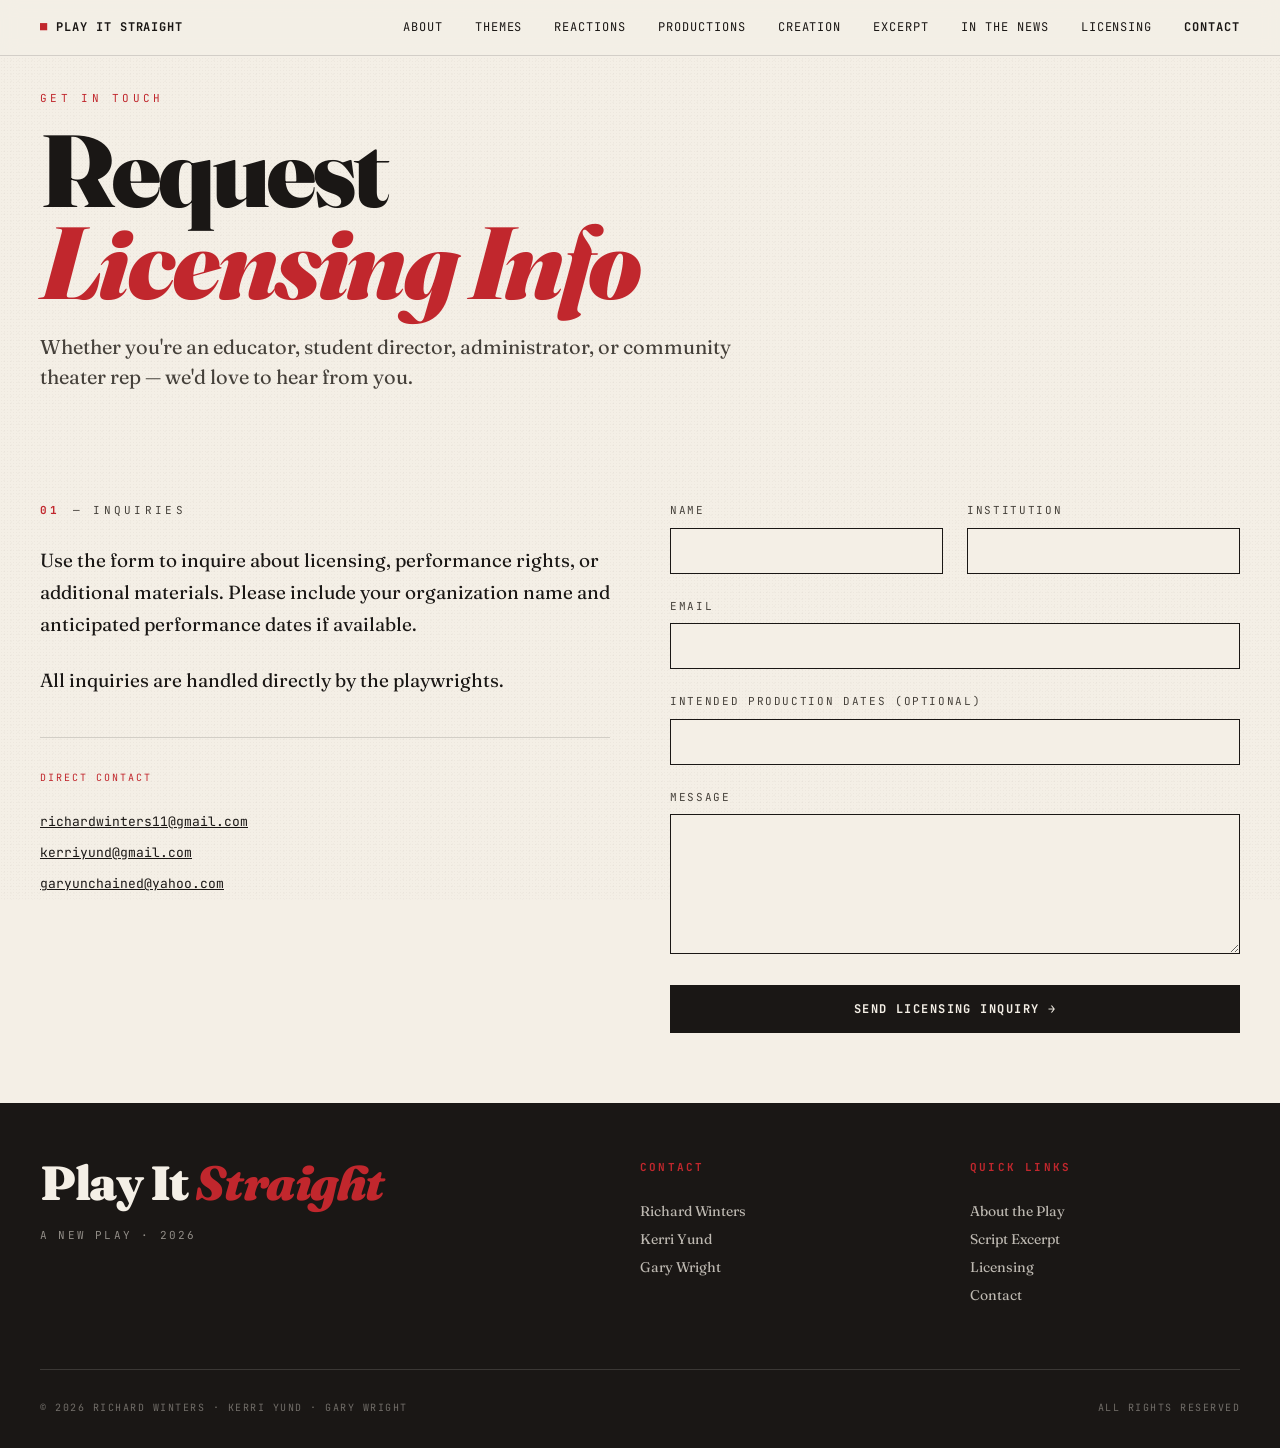
<file: contact.html>
<!DOCTYPE html>
<html lang="en"><head>
  <meta charset="utf-8">
  <meta name="viewport" content="width=device-width, initial-scale=1">
  <title>Contact | Play It Straight</title>
  <meta name="description" content="Contact the playwrights for licensing, performance rights, and production inquiries for Play It Straight.">
  <link rel="preconnect" href="https://fonts.googleapis.com">
  <link rel="preconnect" href="https://fonts.gstatic.com" crossorigin="">
  <link href="https://fonts.googleapis.com/css2?family=Fraunces:ital,opsz,wght@0,9..144,400;0,9..144,700;0,9..144,900;1,9..144,400&amp;family=JetBrains+Mono:wght@400;700&amp;display=swap" rel="stylesheet">
  <link rel="stylesheet" href="css/styles.css">
  <link rel="icon" type="image/svg+xml" href="data:image/svg+xml,%3Csvg xmlns=%22http://www.w3.org/2000/svg%22 viewBox=%220 0 64 64%22%3E%3Crect width=%2264%22 height=%2264%22 fill=%22%23c1272d%22 rx=%228%22/%3E%3Ctext x=%2232%22 y=%2245%22 font-family=%22Georgia,serif%22 font-size=%2238%22 font-weight=%22900%22 fill=%22%23f4efe6%22 text-anchor=%22middle%22%3EP%3C/text%3E%3C/svg%3E">
  <link rel="canonical" href="https://play-it-straight.com/contact">
  <meta property="og:type" content="website">
  <meta property="og:url" content="https://play-it-straight.com/contact">
  <meta property="og:title" content="Contact | Play It Straight">
  <meta property="og:description" content="Request a perusal script or ask about licensing Play It Straight.">
  <meta property="og:image" content="https://play-it-straight.com/images/ross-opening.jpg">
  <meta property="og:image:width" content="1200">
  <meta property="og:image:height" content="800">
  <meta property="og:site_name" content="Play It Straight">
  <meta name="twitter:card" content="summary_large_image">
  <meta name="twitter:title" content="Contact | Play It Straight">
  <meta name="twitter:description" content="Request a perusal script or ask about licensing Play It Straight.">
  <meta name="twitter:image" content="https://play-it-straight.com/images/ross-opening.jpg">
<style>
    #edit-toolbar {
      position: fixed; bottom: 20px; right: 20px; z-index: 99999;
      display: flex; gap: 8px; align-items: center;
      font-family: -apple-system, system-ui, sans-serif; font-size: 13px;
    }
    #edit-toolbar button {
      background: #1a1715; color: #f4efe6; border: 1px solid #1a1715;
      padding: 10px 14px; border-radius: 6px; cursor: pointer;
      font: inherit; letter-spacing: 0.02em;
      box-shadow: 0 4px 12px rgba(0,0,0,0.25);
    }
    #edit-toolbar button.primary { background: #c1272d; border-color: #c1272d; }
    #edit-toolbar button:hover { opacity: 0.88; }
    #edit-toolbar .status { color: #1a1715; background: rgba(244,239,230,0.95);
      padding: 6px 10px; border-radius: 4px; }
    body.editing [contenteditable="true"] {
      outline: 1px dashed rgba(193,39,45,0.45);
      outline-offset: 2px;
    }
    body.editing [contenteditable="true"]:hover {
      outline: 1px solid rgba(193,39,45,0.85);
    }
    body.editing [contenteditable="true"]:focus {
      outline: 2px solid #c1272d;
      background: rgba(255,255,200,0.4);
    }
  </style></head>
<body class="">
  <a class="skip-link" href="#main">Skip to content</a>

  <nav>
    <a href="index.html" class="logo">Play It Straight</a>
    <ul>
      <li><a href="about.html">About</a></li>
      <li><a href="themes.html">Themes</a></li>
      <li><a href="testimonials.html">Reactions</a></li>
      <li><a href="productions.html">Productions</a></li>
      <li><a href="writers.html">Creation</a></li>
      <li><a href="excerpt.html">Excerpt</a></li>
      <li><a href="news.html">In The News</a></li>
      <li><a href="licensing.html">Licensing</a></li>
      <li><a href="contact.html" class="active">Contact</a></li>
    </ul>
  </nav>

  <main id="main">

    <div class="page-header">
      <div class="page-label">Get in Touch</div>
      <h1>Request<br><em style="font-style:italic; color:var(--blood);">Licensing Info</em></h1>
      <p>Whether you're an educator, student director, administrator, or community theater rep — we'd love to hear from you.</p>
    </div>

    <section class="reveal visible">
      <div class="grid-2">
        <div>
          <div class="section-label"><span class="num">01</span> — Inquiries</div>
          <p style="font-size:19px; line-height:1.7; margin-bottom:24px;">Use the form to inquire about licensing, performance rights, or additional materials. Please include your organization name and anticipated performance dates if available.</p>
          <p style="font-size:19px; line-height:1.7; margin-bottom:40px;">All inquiries are handled directly by the playwrights.</p>

          <div style="border-top: 1px solid var(--rule); padding-top: 32px;">
            <p style="font-family:'JetBrains Mono',monospace; font-size:10px; letter-spacing:0.2em; text-transform:uppercase; color:var(--blood); margin-bottom:20px;">Direct Contact</p>
            <p style="font-family:'JetBrains Mono',monospace; font-size:13px; line-height:2.4; color:var(--ink-soft);">
              <a href="mailto:richardwinters11@gmail.com" style="color:var(--ink); display:block;">richardwinters11@gmail.com</a>
              <a href="mailto:kerriyund@gmail.com" style="color:var(--ink); display:block;">kerriyund@gmail.com</a>
              <a href="mailto:garyunchained@yahoo.com" style="color:var(--ink); display:block;">garyunchained@yahoo.com</a>
            </p>
          </div>

        </div>

        <div>
          <form class="form" name="licensing" method="post" data-netlify="true" netlify-honeypot="bot-field" action="/thank-you.html">
            <input type="hidden" name="form-name" value="licensing">
            <p style="display:none;"><label>Don't fill this out: <input name="bot-field"></label></p>

            <div class="form-row">
              <div>
                <label for="name">Name</label>
                <input id="name" name="name" type="text" required="">
              </div>
              <div>
                <label for="institution">Institution</label>
                <input id="institution" name="institution" type="text" required="">
              </div>
            </div>

            <div>
              <label for="email">Email</label>
              <input id="email" name="email" type="email" required="">
            </div>

            <div>
              <label for="dates">Intended production dates (optional)</label>
              <input id="dates" name="dates" type="text">
            </div>

            <div>
              <label for="message">Message</label>
              <textarea id="message" name="message" required=""></textarea>
            </div>

            <button class="btn btn-primary" type="submit" style="width:100%; justify-content:center;">Send Licensing Inquiry →</button>
          </form>
        </div>
      </div>
    </section>

  </main>

  <footer>
    <div class="footer-inner">
      <div>
        <div class="footer-title">Play It <em>Straight</em></div>
        <div class="footer-tag">A new play · <span data-year="">2026</span></div>
      </div>
      <div class="footer-col">
        <h4>Contact</h4>
        <a href="mailto:richardwinters11@gmail.com">Richard Winters</a>
        <a href="mailto:kerriyund@gmail.com">Kerri Yund</a>
        <a href="mailto:garyunchained@yahoo.com">Gary Wright</a>
      </div>
      <div class="footer-col">
        <h4>Quick Links</h4>
        <a href="about.html">About the Play</a>
        <a href="excerpt.html">Script Excerpt</a>
        <a href="licensing.html">Licensing</a>
        <a href="contact.html">Contact</a>
      </div>
    </div>
    <div class="footer-bottom">
      <div>© <span data-year="">2026</span> Richard Winters · Kerri Yund · Gary Wright</div>
      <div>All rights reserved</div>
    </div>
  </footer>

  <script src="js/main.js"></script>
  <script src="js/edit-mode.js"></script>


</body></html>
</file>
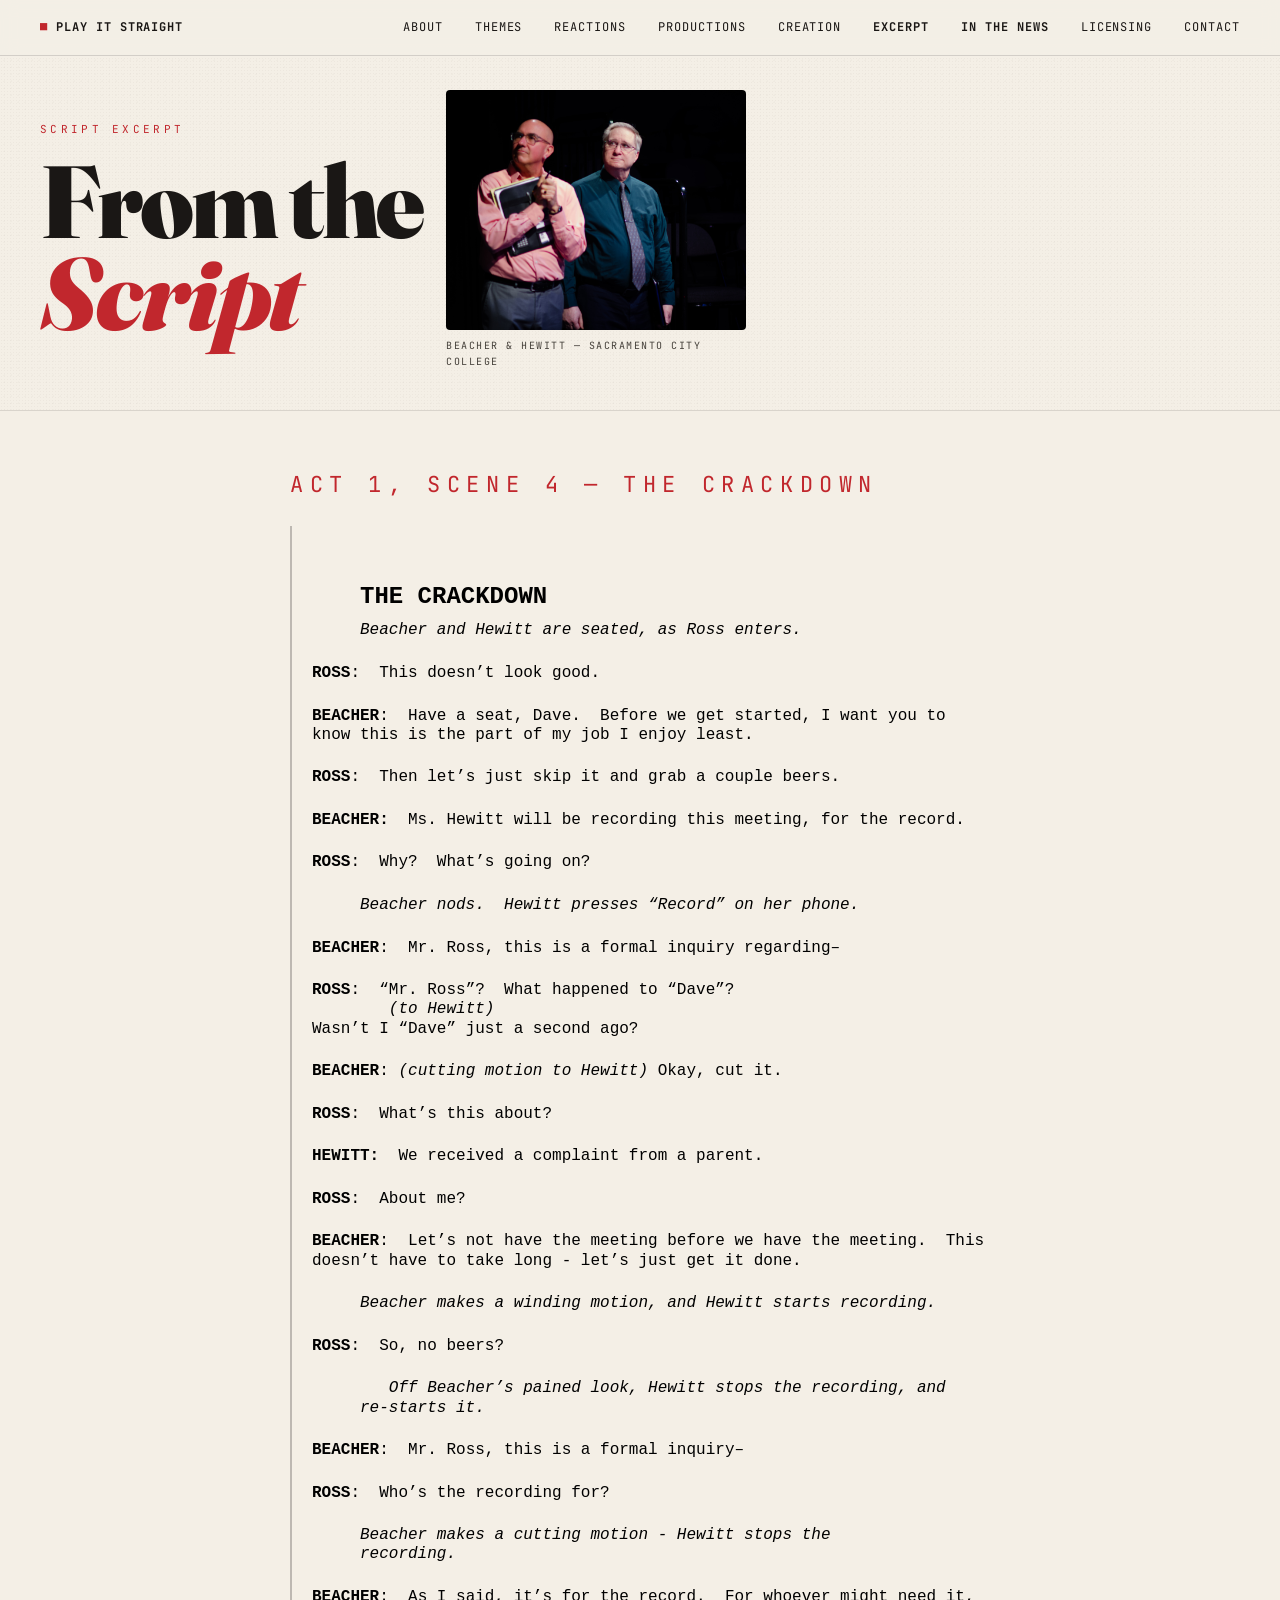
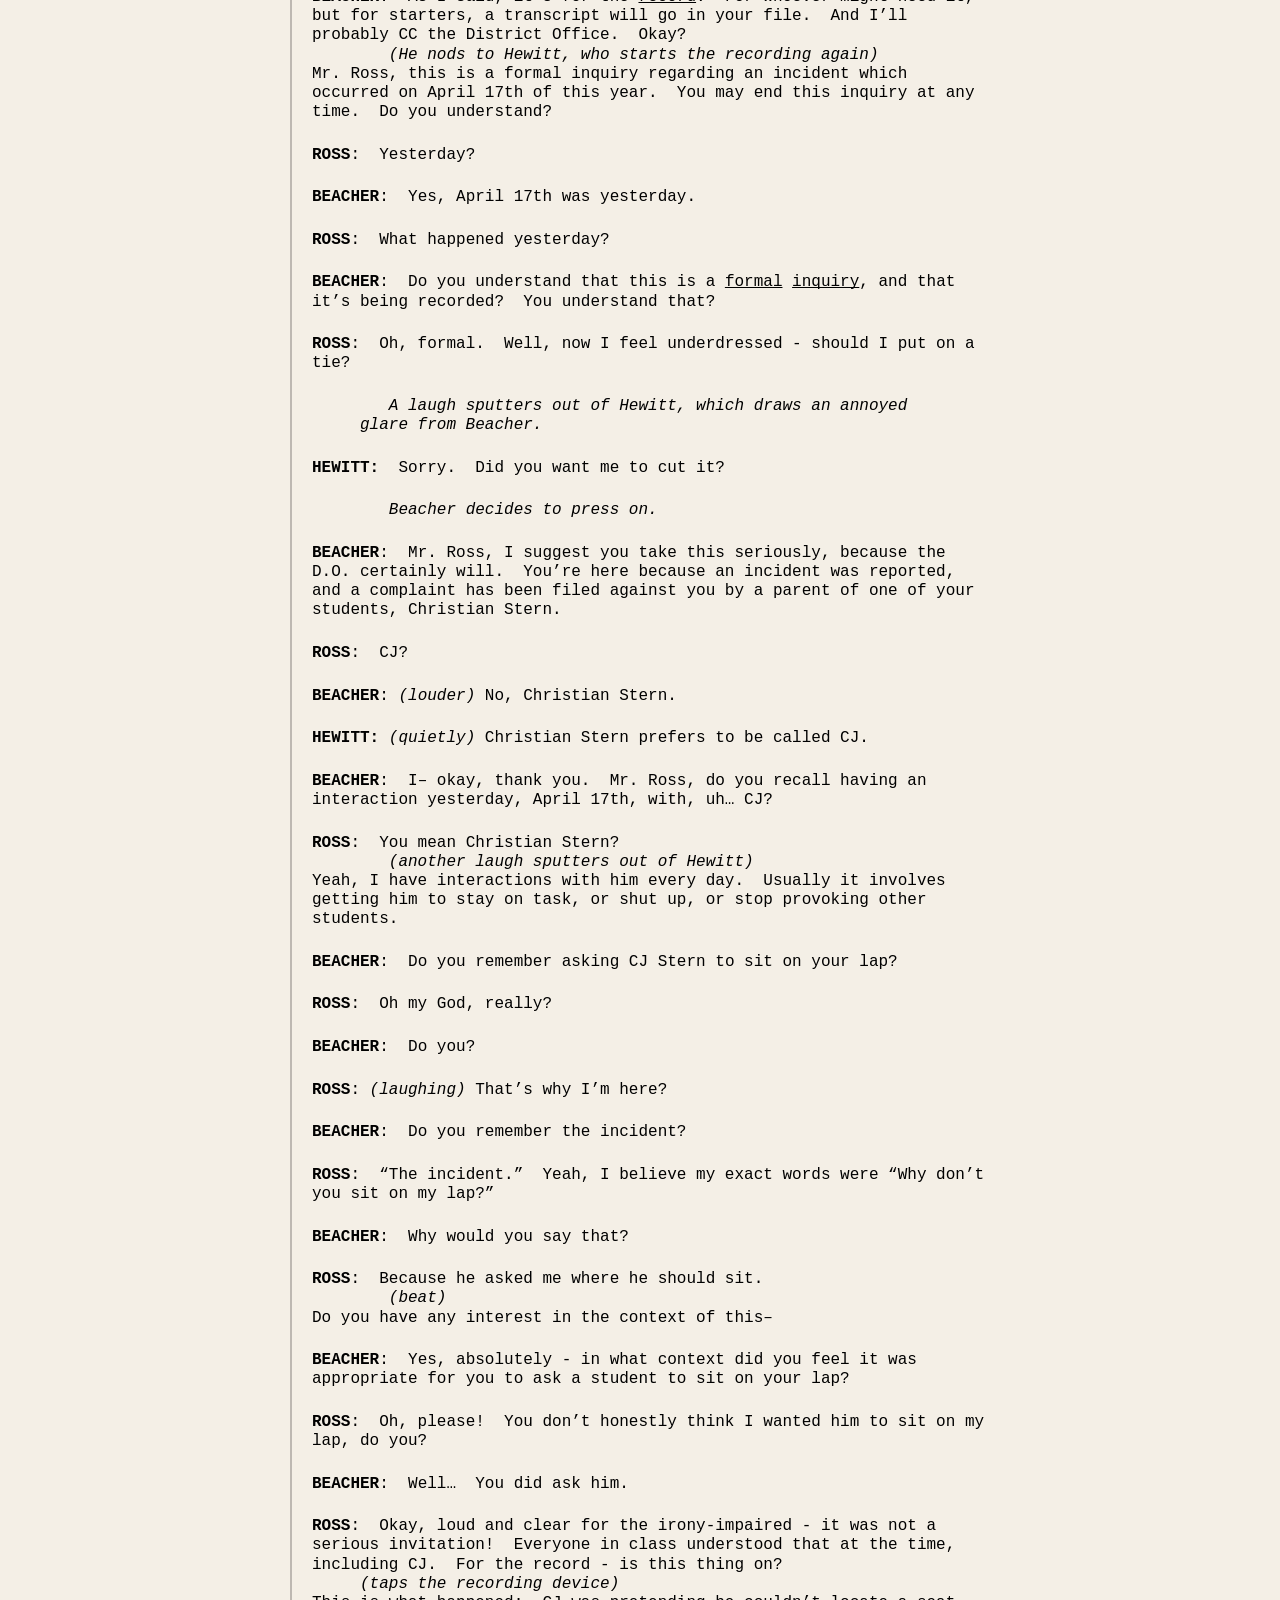
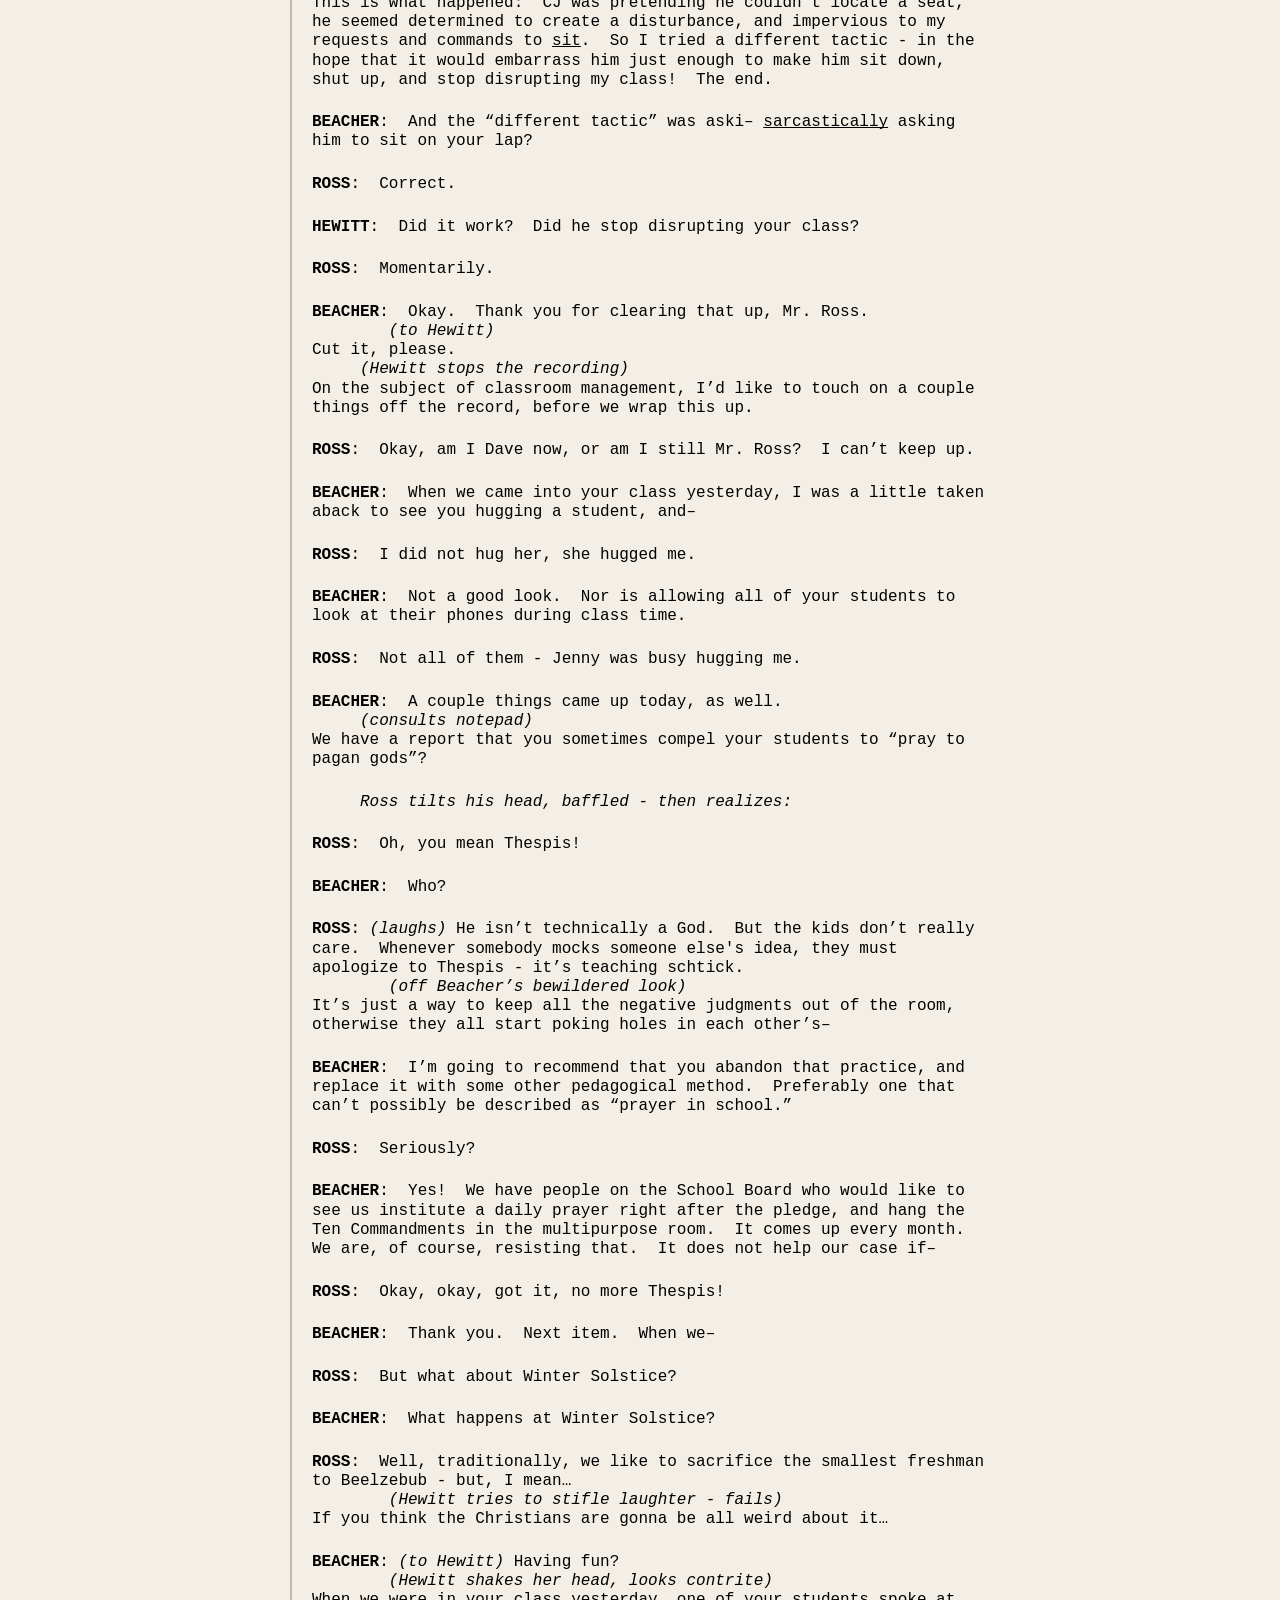
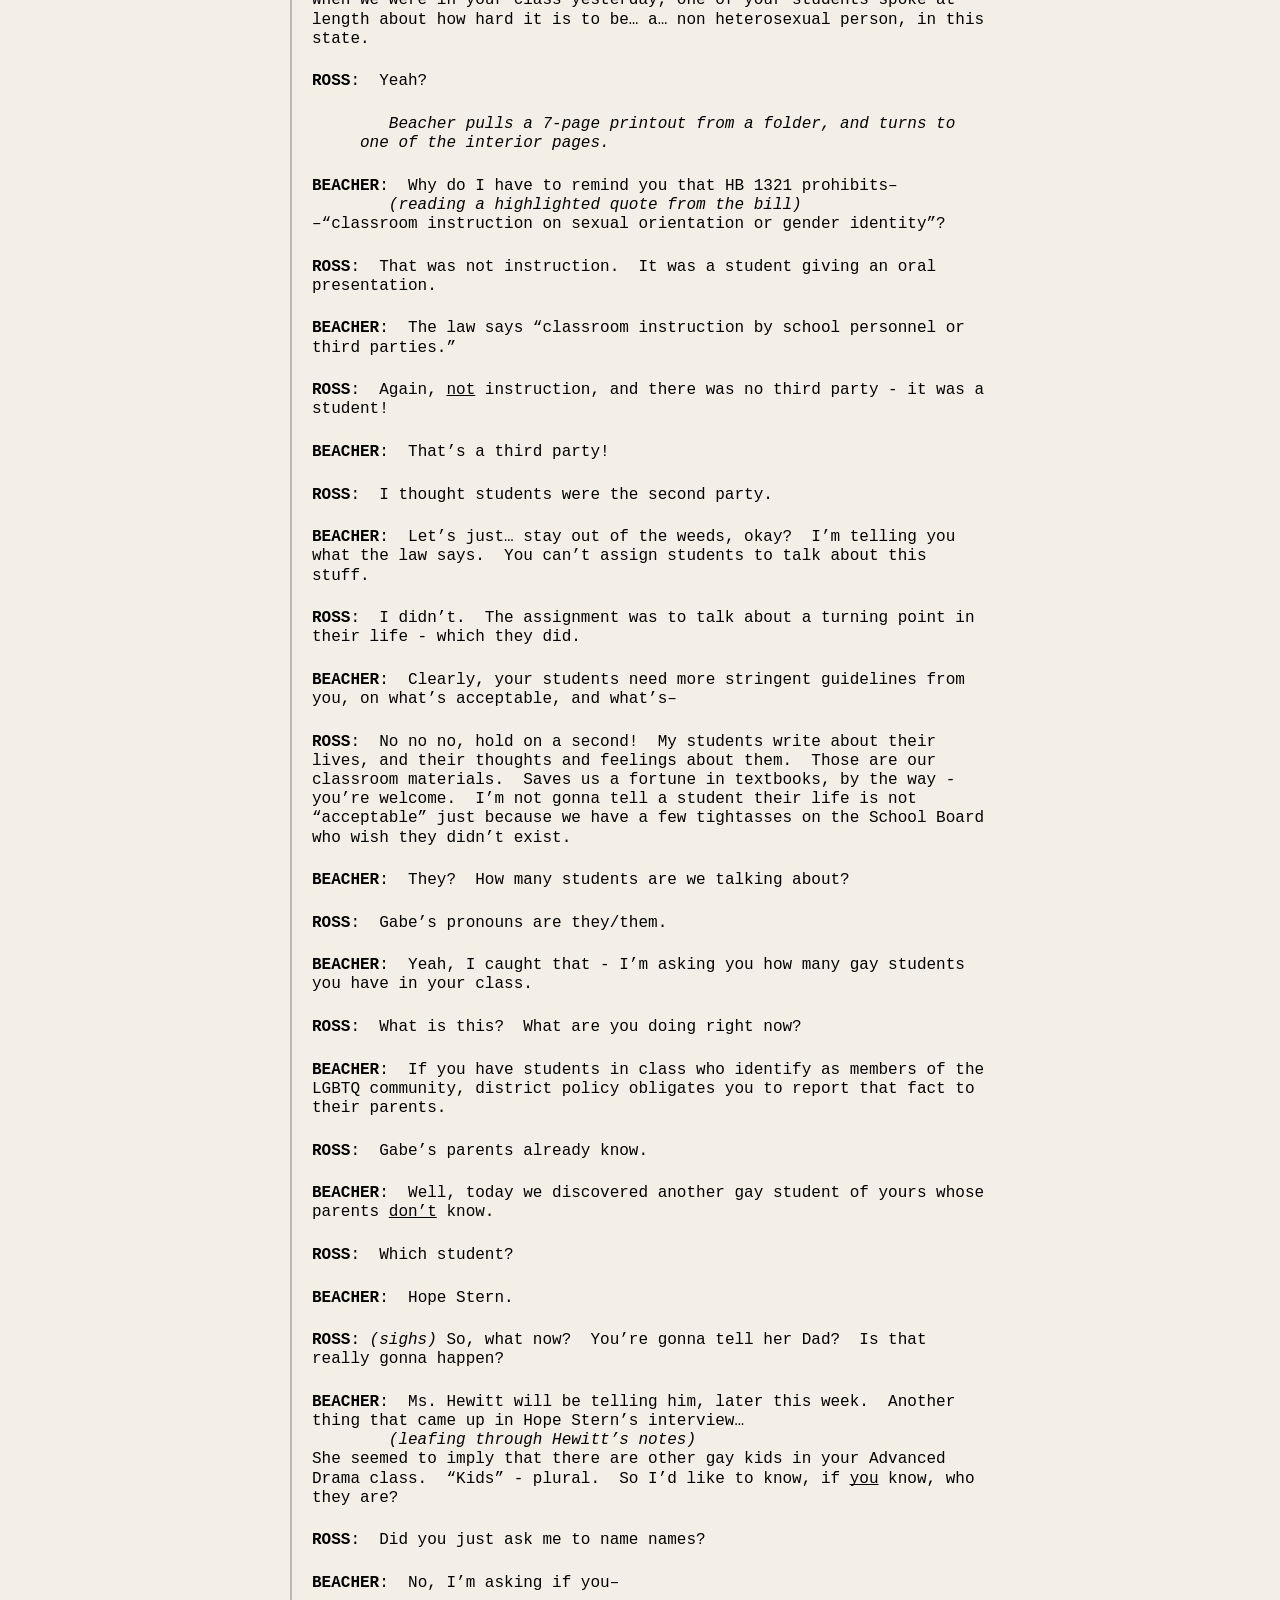
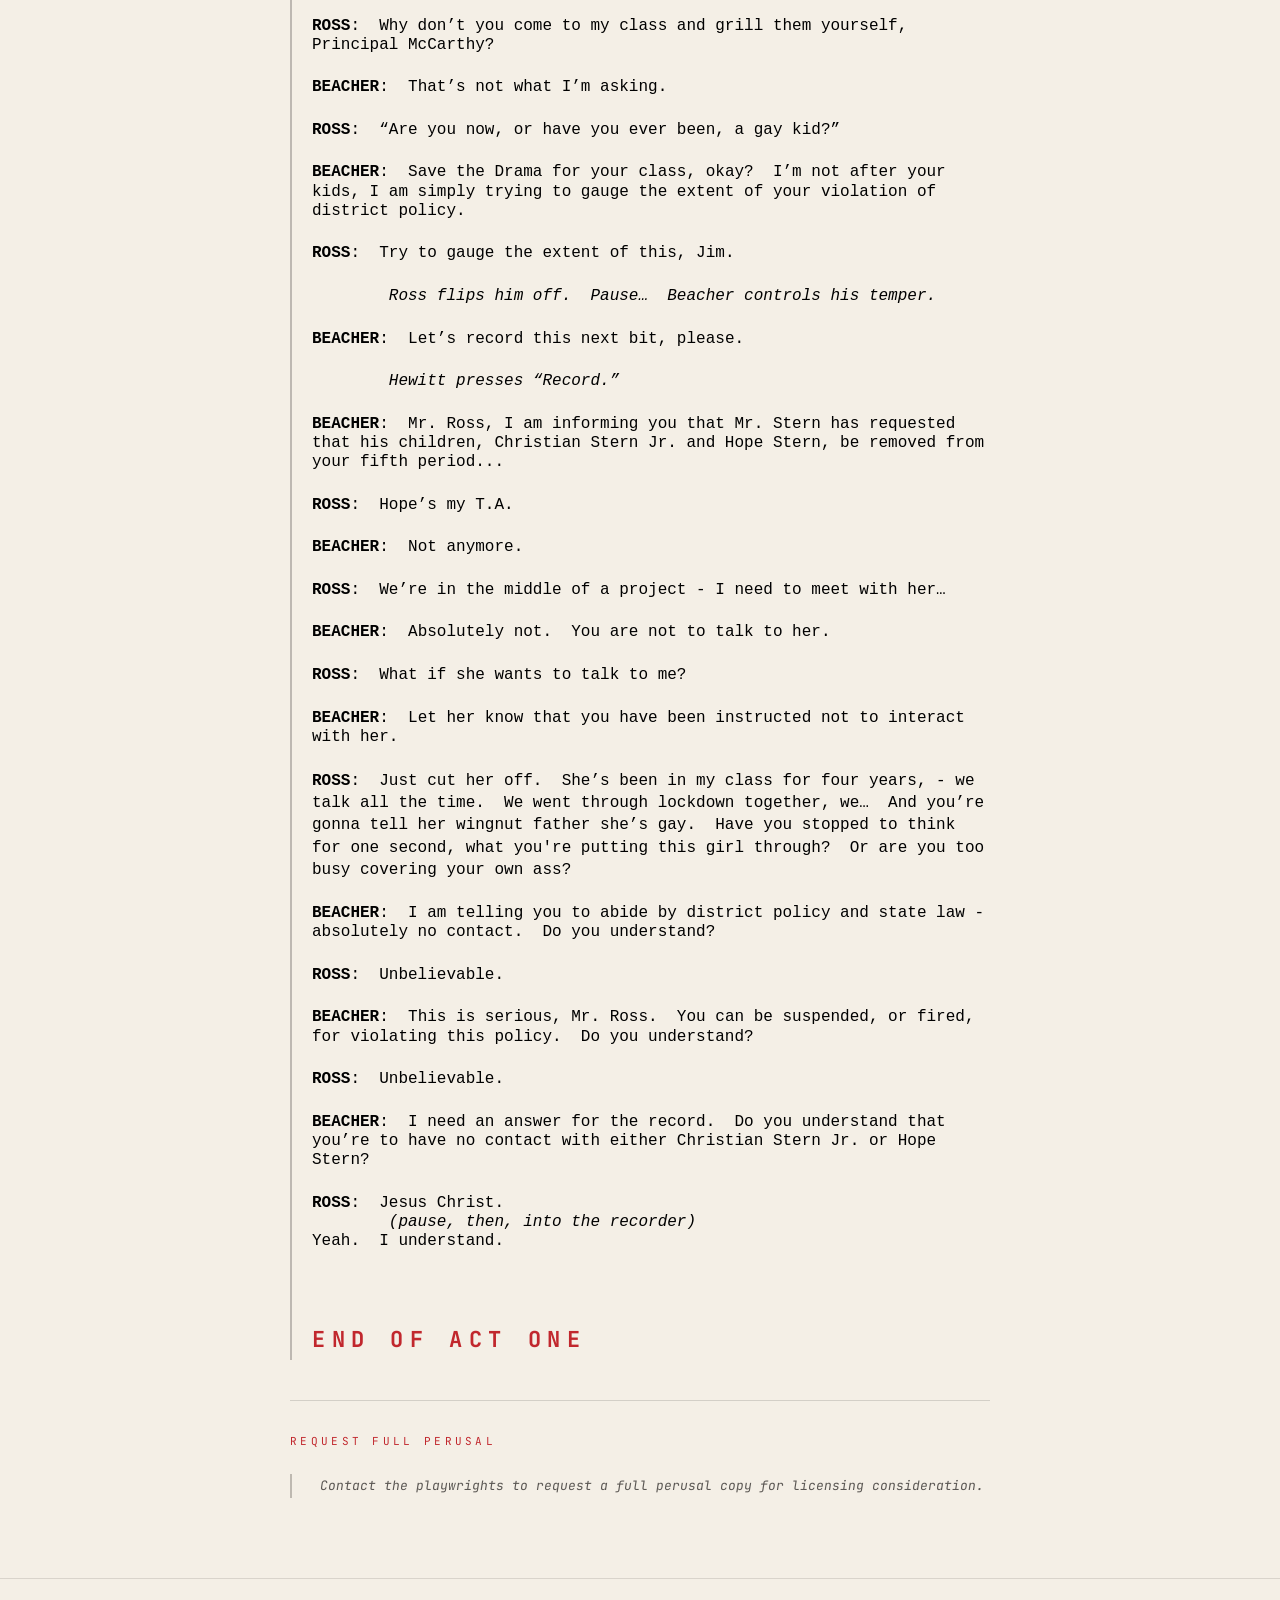
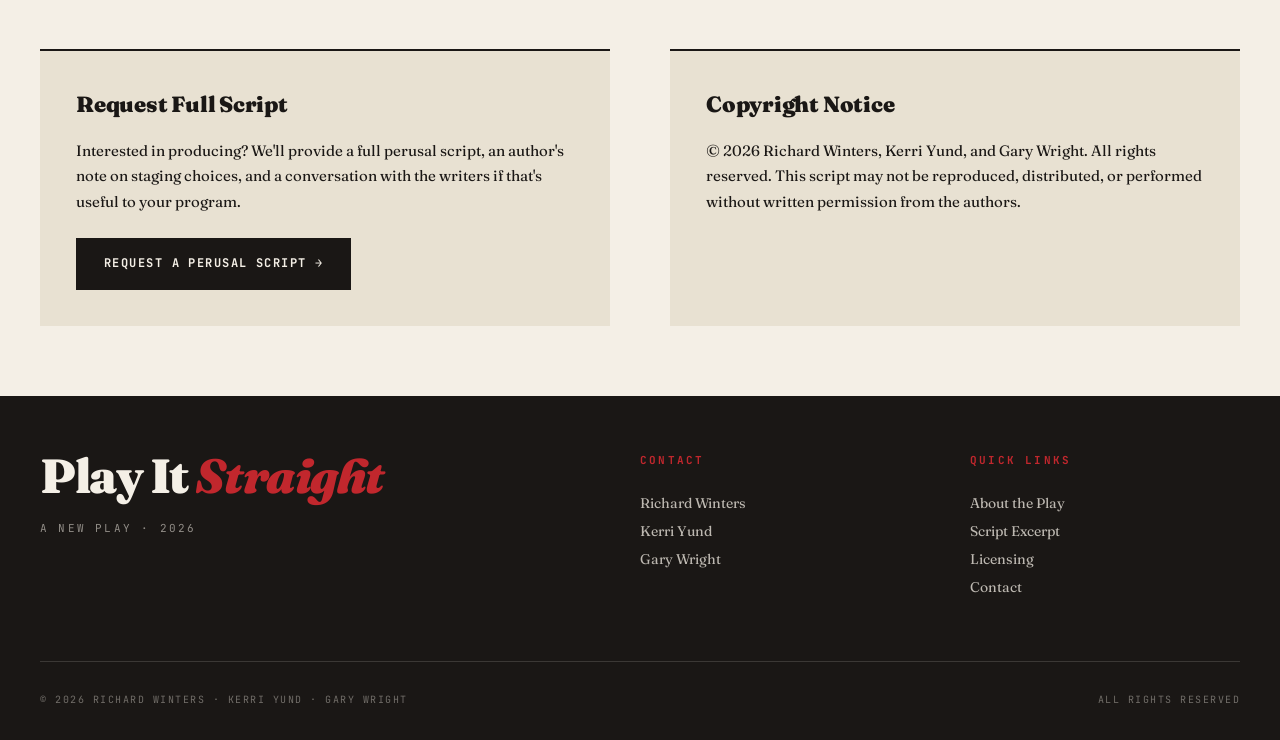
<file: excerpt.html>
<!DOCTYPE html>
<html lang="en"><head>
  <meta charset="utf-8">
  <meta name="viewport" content="width=device-width, initial-scale=1">
  <title>Script Excerpt | Play It Straight</title>
  <meta name="description" content="Read selected script excerpts from Play It Straight.">
  <link rel="preconnect" href="https://fonts.googleapis.com">
  <link rel="preconnect" href="https://fonts.gstatic.com" crossorigin="">
  <link href="https://fonts.googleapis.com/css2?family=Fraunces:ital,opsz,wght@0,9..144,400;0,9..144,700;0,9..144,900;1,9..144,400&amp;family=JetBrains+Mono:wght@400;700&amp;display=swap" rel="stylesheet">
  <link rel="stylesheet" href="css/styles.css">
  <link rel="icon" type="image/svg+xml" href="data:image/svg+xml,%3Csvg xmlns=%22http://www.w3.org/2000/svg%22 viewBox=%220 0 64 64%22%3E%3Crect width=%2264%22 height=%2264%22 fill=%22%23c1272d%22 rx=%228%22/%3E%3Ctext x=%2232%22 y=%2245%22 font-family=%22Georgia,serif%22 font-size=%2238%22 font-weight=%22900%22 fill=%22%23f4efe6%22 text-anchor=%22middle%22%3EP%3C/text%3E%3C/svg%3E">
  <link rel="canonical" href="https://play-it-straight.com/excerpt">
  <meta property="og:type" content="website">
  <meta property="og:url" content="https://play-it-straight.com/excerpt">
  <meta property="og:title" content="Script Excerpt | Play It Straight">
  <meta property="og:description" content="Selected scenes from Play It Straight. Request the full perusal script from the playwrights.">
  <meta property="og:image" content="https://play-it-straight.com/images/ross-opening.jpg">
  <meta property="og:image:width" content="1200">
  <meta property="og:image:height" content="800">
  <meta property="og:site_name" content="Play It Straight">
  <meta name="twitter:card" content="summary_large_image">
  <meta name="twitter:title" content="Script Excerpt | Play It Straight">
  <meta name="twitter:description" content="Selected scenes from Play It Straight. Request the full perusal script from the playwrights.">
  <meta name="twitter:image" content="https://play-it-straight.com/images/ross-opening.jpg">
<style>
    #edit-toolbar {
      position: fixed; bottom: 20px; right: 20px; z-index: 99999;
      display: flex; gap: 8px; align-items: center;
      font-family: -apple-system, system-ui, sans-serif; font-size: 13px;
    }
    #edit-toolbar button {
      background: #1a1715; color: #f4efe6; border: 1px solid #1a1715;
      padding: 10px 14px; border-radius: 6px; cursor: pointer;
      font: inherit; letter-spacing: 0.02em;
      box-shadow: 0 4px 12px rgba(0,0,0,0.25);
    }
    #edit-toolbar button.primary { background: #c1272d; border-color: #c1272d; }
    #edit-toolbar button:hover { opacity: 0.88; }
    #edit-toolbar .status { color: #1a1715; background: rgba(244,239,230,0.95);
      padding: 6px 10px; border-radius: 4px; }
    body.editing [contenteditable="true"] {
      outline: 1px dashed rgba(193,39,45,0.45);
      outline-offset: 2px;
    }
    body.editing [contenteditable="true"]:hover {
      outline: 1px solid rgba(193,39,45,0.85);
    }
    body.editing [contenteditable="true"]:focus {
      outline: 2px solid #c1272d;
      background: rgba(255,255,200,0.4);
    }
  </style><style>
    #edit-toolbar {
      position: fixed; bottom: 20px; right: 20px; z-index: 99999;
      display: flex; gap: 8px; align-items: center;
      font-family: -apple-system, system-ui, sans-serif; font-size: 13px;
    }
    #edit-toolbar button {
      background: #1a1715; color: #f4efe6; border: 1px solid #1a1715;
      padding: 10px 14px; border-radius: 6px; cursor: pointer;
      font: inherit; letter-spacing: 0.02em;
      box-shadow: 0 4px 12px rgba(0,0,0,0.25);
    }
    #edit-toolbar button.primary { background: #c1272d; border-color: #c1272d; }
    #edit-toolbar button:hover { opacity: 0.88; }
    #edit-toolbar .status { color: #1a1715; background: rgba(244,239,230,0.95);
      padding: 6px 10px; border-radius: 4px; }
    body.editing [contenteditable="true"] {
      outline: 1px dashed rgba(193,39,45,0.45);
      outline-offset: 2px;
    }
    body.editing [contenteditable="true"]:hover {
      outline: 1px solid rgba(193,39,45,0.85);
    }
    body.editing [contenteditable="true"]:focus {
      outline: 2px solid #c1272d;
      background: rgba(255,255,200,0.4);
    }
  </style><style>
    #edit-toolbar {
      position: fixed; bottom: 20px; right: 20px; z-index: 99999;
      display: flex; gap: 8px; align-items: center;
      font-family: -apple-system, system-ui, sans-serif; font-size: 13px;
    }
    #edit-toolbar button {
      background: #1a1715; color: #f4efe6; border: 1px solid #1a1715;
      padding: 10px 14px; border-radius: 6px; cursor: pointer;
      font: inherit; letter-spacing: 0.02em;
      box-shadow: 0 4px 12px rgba(0,0,0,0.25);
    }
    #edit-toolbar button.primary { background: #c1272d; border-color: #c1272d; }
    #edit-toolbar button:hover { opacity: 0.88; }
    #edit-toolbar .status { color: #1a1715; background: rgba(244,239,230,0.95);
      padding: 6px 10px; border-radius: 4px; }
    body.editing [contenteditable="true"] {
      outline: 1px dashed rgba(193,39,45,0.45);
      outline-offset: 2px;
    }
    body.editing [contenteditable="true"]:hover {
      outline: 1px solid rgba(193,39,45,0.85);
    }
    body.editing [contenteditable="true"]:focus {
      outline: 2px solid #c1272d;
      background: rgba(255,255,200,0.4);
    }
  </style><style>
    #edit-toolbar {
      position: fixed; bottom: 20px; right: 20px; z-index: 99999;
      display: flex; gap: 8px; align-items: center;
      font-family: -apple-system, system-ui, sans-serif; font-size: 13px;
    }
    #edit-toolbar button {
      background: #1a1715; color: #f4efe6; border: 1px solid #1a1715;
      padding: 10px 14px; border-radius: 6px; cursor: pointer;
      font: inherit; letter-spacing: 0.02em;
      box-shadow: 0 4px 12px rgba(0,0,0,0.25);
    }
    #edit-toolbar button.primary { background: #c1272d; border-color: #c1272d; }
    #edit-toolbar button:hover { opacity: 0.88; }
    #edit-toolbar .status { color: #1a1715; background: rgba(244,239,230,0.95);
      padding: 6px 10px; border-radius: 4px; }
    body.editing [contenteditable="true"] {
      outline: 1px dashed rgba(193,39,45,0.45);
      outline-offset: 2px;
    }
    body.editing [contenteditable="true"]:hover {
      outline: 1px solid rgba(193,39,45,0.85);
    }
    body.editing [contenteditable="true"]:focus {
      outline: 2px solid #c1272d;
      background: rgba(255,255,200,0.4);
    }
  </style><style>
    #edit-toolbar {
      position: fixed; bottom: 20px; right: 20px; z-index: 99999;
      display: flex; gap: 8px; align-items: center;
      font-family: -apple-system, system-ui, sans-serif; font-size: 13px;
    }
    #edit-toolbar button {
      background: #1a1715; color: #f4efe6; border: 1px solid #1a1715;
      padding: 10px 14px; border-radius: 6px; cursor: pointer;
      font: inherit; letter-spacing: 0.02em;
      box-shadow: 0 4px 12px rgba(0,0,0,0.25);
    }
    #edit-toolbar button.primary { background: #c1272d; border-color: #c1272d; }
    #edit-toolbar button:hover { opacity: 0.88; }
    #edit-toolbar .status { color: #1a1715; background: rgba(244,239,230,0.95);
      padding: 6px 10px; border-radius: 4px; }
    body.editing [contenteditable="true"] {
      outline: 1px dashed rgba(193,39,45,0.45);
      outline-offset: 2px;
    }
    body.editing [contenteditable="true"]:hover {
      outline: 1px solid rgba(193,39,45,0.85);
    }
    body.editing [contenteditable="true"]:focus {
      outline: 2px solid #c1272d;
      background: rgba(255,255,200,0.4);
    }
  </style><style>
    #edit-toolbar {
      position: fixed; bottom: 20px; right: 20px; z-index: 99999;
      display: flex; gap: 8px; align-items: center;
      font-family: -apple-system, system-ui, sans-serif; font-size: 13px;
    }
    #edit-toolbar button {
      background: #1a1715; color: #f4efe6; border: 1px solid #1a1715;
      padding: 10px 14px; border-radius: 6px; cursor: pointer;
      font: inherit; letter-spacing: 0.02em;
      box-shadow: 0 4px 12px rgba(0,0,0,0.25);
    }
    #edit-toolbar button.primary { background: #c1272d; border-color: #c1272d; }
    #edit-toolbar button:hover { opacity: 0.88; }
    #edit-toolbar .status { color: #1a1715; background: rgba(244,239,230,0.95);
      padding: 6px 10px; border-radius: 4px; }
    body.editing [contenteditable="true"] {
      outline: 1px dashed rgba(193,39,45,0.45);
      outline-offset: 2px;
    }
    body.editing [contenteditable="true"]:hover {
      outline: 1px solid rgba(193,39,45,0.85);
    }
    body.editing [contenteditable="true"]:focus {
      outline: 2px solid #c1272d;
      background: rgba(255,255,200,0.4);
    }
  </style><style>
    #edit-toolbar {
      position: fixed; bottom: 20px; right: 20px; z-index: 99999;
      display: flex; gap: 8px; align-items: center;
      font-family: -apple-system, system-ui, sans-serif; font-size: 13px;
    }
    #edit-toolbar button {
      background: #1a1715; color: #f4efe6; border: 1px solid #1a1715;
      padding: 10px 14px; border-radius: 6px; cursor: pointer;
      font: inherit; letter-spacing: 0.02em;
      box-shadow: 0 4px 12px rgba(0,0,0,0.25);
    }
    #edit-toolbar button.primary { background: #c1272d; border-color: #c1272d; }
    #edit-toolbar button:hover { opacity: 0.88; }
    #edit-toolbar .status { color: #1a1715; background: rgba(244,239,230,0.95);
      padding: 6px 10px; border-radius: 4px; }
    body.editing [contenteditable="true"] {
      outline: 1px dashed rgba(193,39,45,0.45);
      outline-offset: 2px;
    }
    body.editing [contenteditable="true"]:hover {
      outline: 1px solid rgba(193,39,45,0.85);
    }
    body.editing [contenteditable="true"]:focus {
      outline: 2px solid #c1272d;
      background: rgba(255,255,200,0.4);
    }
  </style><style>
    #edit-toolbar {
      position: fixed; bottom: 20px; right: 20px; z-index: 99999;
      display: flex; gap: 8px; align-items: center;
      font-family: -apple-system, system-ui, sans-serif; font-size: 13px;
    }
    #edit-toolbar button {
      background: #1a1715; color: #f4efe6; border: 1px solid #1a1715;
      padding: 10px 14px; border-radius: 6px; cursor: pointer;
      font: inherit; letter-spacing: 0.02em;
      box-shadow: 0 4px 12px rgba(0,0,0,0.25);
    }
    #edit-toolbar button.primary { background: #c1272d; border-color: #c1272d; }
    #edit-toolbar button:hover { opacity: 0.88; }
    #edit-toolbar .status { color: #1a1715; background: rgba(244,239,230,0.95);
      padding: 6px 10px; border-radius: 4px; }
    body.editing [contenteditable="true"] {
      outline: 1px dashed rgba(193,39,45,0.45);
      outline-offset: 2px;
    }
    body.editing [contenteditable="true"]:hover {
      outline: 1px solid rgba(193,39,45,0.85);
    }
    body.editing [contenteditable="true"]:focus {
      outline: 2px solid #c1272d;
      background: rgba(255,255,200,0.4);
    }
  </style><style>
    #edit-toolbar {
      position: fixed; bottom: 20px; right: 20px; z-index: 99999;
      display: flex; gap: 8px; align-items: center;
      font-family: -apple-system, system-ui, sans-serif; font-size: 13px;
    }
    #edit-toolbar button {
      background: #1a1715; color: #f4efe6; border: 1px solid #1a1715;
      padding: 10px 14px; border-radius: 6px; cursor: pointer;
      font: inherit; letter-spacing: 0.02em;
      box-shadow: 0 4px 12px rgba(0,0,0,0.25);
    }
    #edit-toolbar button.primary { background: #c1272d; border-color: #c1272d; }
    #edit-toolbar button:hover { opacity: 0.88; }
    #edit-toolbar .status { color: #1a1715; background: rgba(244,239,230,0.95);
      padding: 6px 10px; border-radius: 4px; }
    body.editing [contenteditable="true"] {
      outline: 1px dashed rgba(193,39,45,0.45);
      outline-offset: 2px;
    }
    body.editing [contenteditable="true"]:hover {
      outline: 1px solid rgba(193,39,45,0.85);
    }
    body.editing [contenteditable="true"]:focus {
      outline: 2px solid #c1272d;
      background: rgba(255,255,200,0.4);
    }
  </style><style>
    #edit-toolbar {
      position: fixed; bottom: 20px; right: 20px; z-index: 99999;
      display: flex; gap: 8px; align-items: center;
      font-family: -apple-system, system-ui, sans-serif; font-size: 13px;
    }
    #edit-toolbar button {
      background: #1a1715; color: #f4efe6; border: 1px solid #1a1715;
      padding: 10px 14px; border-radius: 6px; cursor: pointer;
      font: inherit; letter-spacing: 0.02em;
      box-shadow: 0 4px 12px rgba(0,0,0,0.25);
    }
    #edit-toolbar button.primary { background: #c1272d; border-color: #c1272d; }
    #edit-toolbar button:hover { opacity: 0.88; }
    #edit-toolbar .status { color: #1a1715; background: rgba(244,239,230,0.95);
      padding: 6px 10px; border-radius: 4px; }
    body.editing [contenteditable="true"] {
      outline: 1px dashed rgba(193,39,45,0.45);
      outline-offset: 2px;
    }
    body.editing [contenteditable="true"]:hover {
      outline: 1px solid rgba(193,39,45,0.85);
    }
    body.editing [contenteditable="true"]:focus {
      outline: 2px solid #c1272d;
      background: rgba(255,255,200,0.4);
    }
  </style><style>
    #edit-toolbar {
      position: fixed; bottom: 20px; right: 20px; z-index: 99999;
      display: flex; gap: 8px; align-items: center;
      font-family: -apple-system, system-ui, sans-serif; font-size: 13px;
    }
    #edit-toolbar button {
      background: #1a1715; color: #f4efe6; border: 1px solid #1a1715;
      padding: 10px 14px; border-radius: 6px; cursor: pointer;
      font: inherit; letter-spacing: 0.02em;
      box-shadow: 0 4px 12px rgba(0,0,0,0.25);
    }
    #edit-toolbar button.primary { background: #c1272d; border-color: #c1272d; }
    #edit-toolbar button:hover { opacity: 0.88; }
    #edit-toolbar .status { color: #1a1715; background: rgba(244,239,230,0.95);
      padding: 6px 10px; border-radius: 4px; }
    body.editing [contenteditable="true"] {
      outline: 1px dashed rgba(193,39,45,0.45);
      outline-offset: 2px;
    }
    body.editing [contenteditable="true"]:hover {
      outline: 1px solid rgba(193,39,45,0.85);
    }
    body.editing [contenteditable="true"]:focus {
      outline: 2px solid #c1272d;
      background: rgba(255,255,200,0.4);
    }
  </style><style>
    #edit-toolbar {
      position: fixed; bottom: 20px; right: 20px; z-index: 99999;
      display: flex; gap: 8px; align-items: center;
      font-family: -apple-system, system-ui, sans-serif; font-size: 13px;
    }
    #edit-toolbar button {
      background: #1a1715; color: #f4efe6; border: 1px solid #1a1715;
      padding: 10px 14px; border-radius: 6px; cursor: pointer;
      font: inherit; letter-spacing: 0.02em;
      box-shadow: 0 4px 12px rgba(0,0,0,0.25);
    }
    #edit-toolbar button.primary { background: #c1272d; border-color: #c1272d; }
    #edit-toolbar button:hover { opacity: 0.88; }
    #edit-toolbar .status { color: #1a1715; background: rgba(244,239,230,0.95);
      padding: 6px 10px; border-radius: 4px; }
    body.editing [contenteditable="true"] {
      outline: 1px dashed rgba(193,39,45,0.45);
      outline-offset: 2px;
    }
    body.editing [contenteditable="true"]:hover {
      outline: 1px solid rgba(193,39,45,0.85);
    }
    body.editing [contenteditable="true"]:focus {
      outline: 2px solid #c1272d;
      background: rgba(255,255,200,0.4);
    }
  </style></head>
<body class="">
  <a class="skip-link" href="#main">Skip to content</a>

  <nav>
    <a href="index.html" class="logo">Play It Straight</a>
    <ul>
      <li><a href="about.html">About</a></li>
      <li><a href="themes.html">Themes</a></li>
      <li><a href="testimonials.html">Reactions</a></li>
      <li><a href="productions.html">Productions</a></li>
      <li><a href="writers.html">Creation</a></li>
      <li><a href="excerpt.html">Excerpt</a></li>
      <li><a href="news.html" class="active">In The News</a></li>
      <li><a href="licensing.html">Licensing</a></li>
      <li><a href="contact.html">Contact</a></li>
    </ul>
  </nav>

  <main id="main">

    <div class="page-header" style="display:flex; flex-wrap:wrap; align-items:center; gap:24px;">
      <div style="flex:0 0 auto;">
        <div class="page-label">Script Excerpt</div>
        <h1 style="max-width:none;">From the<br><em style="font-style:italic; color:var(--blood);">Script</em></h1>
      </div>
      <figure style="margin:0; flex:0 0 300px;">
        <img src="images/saccity-beacher-hewitt.jpg" alt="Beacher and Hewitt — Sacramento City College" style="width:100%; height:auto; display:block; border-radius:4px;">
        <figcaption class="photo-caption" style="margin-top:8px;">Beacher &amp; Hewitt — Sacramento City College</figcaption>
      </figure>
    </div>

    <div class="script-page">
      <div class="script-container">

        <div class="script-scene-heading" style="font-size:22px;">Act 1, Scene 4 — The crackdown</div>

        <div class="script-stage-dir">
          &nbsp;<span id="docs-internal-guid-4a7150a3-7fff-005e-f969-d0939364582d" style="caret-color: rgb(0, 0, 0); color: rgb(0, 0, 0); font-style: normal;"><h1 dir="ltr" style="line-height: 1.38; text-indent: 36pt; margin-top: 20pt; margin-bottom: 6pt;"><span style="font-size: 18pt; font-family: &quot;Courier New&quot;, monospace; background-color: transparent; font-variant-alternates: normal; font-variant-numeric: normal; font-variant-east-asian: normal; font-variant-position: normal; font-variant-emoji: normal; vertical-align: baseline; white-space: pre-wrap;">THE CRACKDOWN</span></h1><p dir="ltr" style="line-height: 1.2; text-indent: 36pt; margin-top: 0pt; margin-bottom: 0pt;"><span style="font-size: 12pt; font-family: &quot;Courier New&quot;, monospace; background-color: transparent; font-style: italic; font-variant-alternates: normal; font-variant-numeric: normal; font-variant-east-asian: normal; font-variant-position: normal; font-variant-emoji: normal; vertical-align: baseline; white-space: pre-wrap;">Beacher and Hewitt are seated, as Ross enters.</span></p><br><p dir="ltr" style="line-height: 1.2; margin-top: 0pt; margin-bottom: 0pt;"><span style="font-size: 12pt; font-family: &quot;Courier New&quot;, monospace; background-color: transparent; font-weight: 700; font-variant-alternates: normal; font-variant-numeric: normal; font-variant-east-asian: normal; font-variant-position: normal; font-variant-emoji: normal; vertical-align: baseline; white-space: pre-wrap;">ROSS</span><span style="font-size: 12pt; font-family: &quot;Courier New&quot;, monospace; background-color: transparent; font-variant-alternates: normal; font-variant-numeric: normal; font-variant-east-asian: normal; font-variant-position: normal; font-variant-emoji: normal; vertical-align: baseline; white-space: pre-wrap;">:&nbsp; This doesn’t look good.&nbsp;</span></p><br><p dir="ltr" style="line-height: 1.2; margin-top: 0pt; margin-bottom: 0pt;"><span style="font-size: 12pt; font-family: &quot;Courier New&quot;, monospace; background-color: transparent; font-weight: 700; font-variant-alternates: normal; font-variant-numeric: normal; font-variant-east-asian: normal; font-variant-position: normal; font-variant-emoji: normal; vertical-align: baseline; white-space: pre-wrap;">BEACHER</span><span style="font-size: 12pt; font-family: &quot;Courier New&quot;, monospace; background-color: transparent; font-variant-alternates: normal; font-variant-numeric: normal; font-variant-east-asian: normal; font-variant-position: normal; font-variant-emoji: normal; vertical-align: baseline; white-space: pre-wrap;">:&nbsp; Have a seat, Dave.&nbsp; Before we get started, I want you to know this is the part of my job I enjoy least.</span></p><br><p dir="ltr" style="line-height: 1.2; margin-top: 0pt; margin-bottom: 0pt;"><span style="font-size: 12pt; font-family: &quot;Courier New&quot;, monospace; background-color: transparent; font-weight: 700; font-variant-alternates: normal; font-variant-numeric: normal; font-variant-east-asian: normal; font-variant-position: normal; font-variant-emoji: normal; vertical-align: baseline; white-space: pre-wrap;">ROSS</span><span style="font-size: 12pt; font-family: &quot;Courier New&quot;, monospace; background-color: transparent; font-variant-alternates: normal; font-variant-numeric: normal; font-variant-east-asian: normal; font-variant-position: normal; font-variant-emoji: normal; vertical-align: baseline; white-space: pre-wrap;">:&nbsp; Then let’s just skip it and grab a couple beers.&nbsp;</span></p><br><p dir="ltr" style="line-height: 1.2; margin-top: 0pt; margin-bottom: 0pt;"><span style="font-size: 12pt; font-family: &quot;Courier New&quot;, monospace; background-color: transparent; font-weight: 700; font-variant-alternates: normal; font-variant-numeric: normal; font-variant-east-asian: normal; font-variant-position: normal; font-variant-emoji: normal; vertical-align: baseline; white-space: pre-wrap;">BEACHER:&nbsp; </span><span style="font-size: 12pt; font-family: &quot;Courier New&quot;, monospace; background-color: transparent; font-variant-alternates: normal; font-variant-numeric: normal; font-variant-east-asian: normal; font-variant-position: normal; font-variant-emoji: normal; vertical-align: baseline; white-space: pre-wrap;">Ms. Hewitt will be recording this meeting, for the record.</span></p><br><p dir="ltr" style="line-height: 1.2; margin-top: 0pt; margin-bottom: 0pt;"><span style="font-size: 12pt; font-family: &quot;Courier New&quot;, monospace; background-color: transparent; font-weight: 700; font-variant-alternates: normal; font-variant-numeric: normal; font-variant-east-asian: normal; font-variant-position: normal; font-variant-emoji: normal; vertical-align: baseline; white-space: pre-wrap;">ROSS</span><span style="font-size: 12pt; font-family: &quot;Courier New&quot;, monospace; background-color: transparent; font-variant-alternates: normal; font-variant-numeric: normal; font-variant-east-asian: normal; font-variant-position: normal; font-variant-emoji: normal; vertical-align: baseline; white-space: pre-wrap;">:&nbsp; Why?&nbsp; What’s going on?</span></p><br><p dir="ltr" style="line-height: 1.2; text-indent: 36pt; margin-top: 0pt; margin-bottom: 0pt;"><span style="font-size: 12pt; font-family: &quot;Courier New&quot;, monospace; background-color: transparent; font-style: italic; font-variant-alternates: normal; font-variant-numeric: normal; font-variant-east-asian: normal; font-variant-position: normal; font-variant-emoji: normal; vertical-align: baseline; white-space: pre-wrap;">Beacher nods.&nbsp; Hewitt presses “Record” on her phone.</span></p><br><p dir="ltr" style="line-height: 1.2; margin-top: 0pt; margin-bottom: 0pt;"><span style="font-size: 12pt; font-family: &quot;Courier New&quot;, monospace; background-color: transparent; font-weight: 700; font-variant-alternates: normal; font-variant-numeric: normal; font-variant-east-asian: normal; font-variant-position: normal; font-variant-emoji: normal; vertical-align: baseline; white-space: pre-wrap;">BEACHER</span><span style="font-size: 12pt; font-family: &quot;Courier New&quot;, monospace; background-color: transparent; font-variant-alternates: normal; font-variant-numeric: normal; font-variant-east-asian: normal; font-variant-position: normal; font-variant-emoji: normal; vertical-align: baseline; white-space: pre-wrap;">:&nbsp; Mr. Ross, this is a formal inquiry regarding–</span></p><br><p dir="ltr" style="line-height: 1.2; margin-top: 0pt; margin-bottom: 0pt;"><span style="font-size: 12pt; font-family: &quot;Courier New&quot;, monospace; background-color: transparent; font-weight: 700; font-variant-alternates: normal; font-variant-numeric: normal; font-variant-east-asian: normal; font-variant-position: normal; font-variant-emoji: normal; vertical-align: baseline; white-space: pre-wrap;">ROSS</span><span style="font-size: 12pt; font-family: &quot;Courier New&quot;, monospace; background-color: transparent; font-variant-alternates: normal; font-variant-numeric: normal; font-variant-east-asian: normal; font-variant-position: normal; font-variant-emoji: normal; vertical-align: baseline; white-space: pre-wrap;">:&nbsp; “Mr. Ross”?&nbsp; What happened to “Dave”?&nbsp;&nbsp;</span></p><p dir="ltr" style="line-height: 1.2; margin-top: 0pt; margin-bottom: 0pt;"><span style="font-size: 12pt; font-family: &quot;Courier New&quot;, monospace; background-color: transparent; font-variant-alternates: normal; font-variant-numeric: normal; font-variant-east-asian: normal; font-variant-position: normal; font-variant-emoji: normal; vertical-align: baseline; white-space: pre-wrap;"><span class="Apple-tab-span" style="white-space: pre;">	</span></span><span style="font-size: 12pt; font-family: &quot;Courier New&quot;, monospace; background-color: transparent; font-style: italic; font-variant-alternates: normal; font-variant-numeric: normal; font-variant-east-asian: normal; font-variant-position: normal; font-variant-emoji: normal; vertical-align: baseline; white-space: pre-wrap;">(to Hewitt)</span></p><p dir="ltr" style="line-height: 1.2; margin-top: 0pt; margin-bottom: 0pt;"><span style="font-size: 12pt; font-family: &quot;Courier New&quot;, monospace; background-color: transparent; font-variant-alternates: normal; font-variant-numeric: normal; font-variant-east-asian: normal; font-variant-position: normal; font-variant-emoji: normal; vertical-align: baseline; white-space: pre-wrap;">Wasn’t I “Dave” just a second ago?</span></p><br><p dir="ltr" style="line-height: 1.2; margin-top: 0pt; margin-bottom: 0pt;"><span style="font-size: 12pt; font-family: &quot;Courier New&quot;, monospace; background-color: transparent; font-weight: 700; font-variant-alternates: normal; font-variant-numeric: normal; font-variant-east-asian: normal; font-variant-position: normal; font-variant-emoji: normal; vertical-align: baseline; white-space: pre-wrap;">BEACHER</span><span style="font-size: 12pt; font-family: &quot;Courier New&quot;, monospace; background-color: transparent; font-variant-alternates: normal; font-variant-numeric: normal; font-variant-east-asian: normal; font-variant-position: normal; font-variant-emoji: normal; vertical-align: baseline; white-space: pre-wrap;">: </span><span style="font-size: 12pt; font-family: &quot;Courier New&quot;, monospace; background-color: transparent; font-style: italic; font-variant-alternates: normal; font-variant-numeric: normal; font-variant-east-asian: normal; font-variant-position: normal; font-variant-emoji: normal; vertical-align: baseline; white-space: pre-wrap;">(cutting motion to Hewitt)</span><span style="font-size: 12pt; font-family: &quot;Courier New&quot;, monospace; background-color: transparent; font-variant-alternates: normal; font-variant-numeric: normal; font-variant-east-asian: normal; font-variant-position: normal; font-variant-emoji: normal; vertical-align: baseline; white-space: pre-wrap;"> Okay, cut it.</span></p><br><p dir="ltr" style="line-height: 1.2; margin-top: 0pt; margin-bottom: 0pt;"><span style="font-size: 12pt; font-family: &quot;Courier New&quot;, monospace; background-color: transparent; font-weight: 700; font-variant-alternates: normal; font-variant-numeric: normal; font-variant-east-asian: normal; font-variant-position: normal; font-variant-emoji: normal; vertical-align: baseline; white-space: pre-wrap;">ROSS</span><span style="font-size: 12pt; font-family: &quot;Courier New&quot;, monospace; background-color: transparent; font-variant-alternates: normal; font-variant-numeric: normal; font-variant-east-asian: normal; font-variant-position: normal; font-variant-emoji: normal; vertical-align: baseline; white-space: pre-wrap;">:&nbsp; What’s this about?&nbsp;</span></p><br><p dir="ltr" style="line-height: 1.2; margin-top: 0pt; margin-bottom: 0pt;"><span style="font-size: 12pt; font-family: &quot;Courier New&quot;, monospace; background-color: transparent; font-weight: 700; font-variant-alternates: normal; font-variant-numeric: normal; font-variant-east-asian: normal; font-variant-position: normal; font-variant-emoji: normal; vertical-align: baseline; white-space: pre-wrap;">HEWITT:</span><span style="font-size: 12pt; font-family: &quot;Courier New&quot;, monospace; background-color: transparent; font-variant-alternates: normal; font-variant-numeric: normal; font-variant-east-asian: normal; font-variant-position: normal; font-variant-emoji: normal; vertical-align: baseline; white-space: pre-wrap;">&nbsp; We received a complaint from a parent.</span></p><br><p dir="ltr" style="line-height: 1.2; margin-top: 0pt; margin-bottom: 0pt;"><span style="font-size: 12pt; font-family: &quot;Courier New&quot;, monospace; background-color: transparent; font-weight: 700; font-variant-alternates: normal; font-variant-numeric: normal; font-variant-east-asian: normal; font-variant-position: normal; font-variant-emoji: normal; vertical-align: baseline; white-space: pre-wrap;">ROSS</span><span style="font-size: 12pt; font-family: &quot;Courier New&quot;, monospace; background-color: transparent; font-variant-alternates: normal; font-variant-numeric: normal; font-variant-east-asian: normal; font-variant-position: normal; font-variant-emoji: normal; vertical-align: baseline; white-space: pre-wrap;">:&nbsp; About me?</span></p><br><p dir="ltr" style="line-height: 1.2; margin-top: 0pt; margin-bottom: 0pt;"><span style="font-size: 12pt; font-family: &quot;Courier New&quot;, monospace; background-color: transparent; font-weight: 700; font-variant-alternates: normal; font-variant-numeric: normal; font-variant-east-asian: normal; font-variant-position: normal; font-variant-emoji: normal; vertical-align: baseline; white-space: pre-wrap;">BEACHER</span><span style="font-size: 12pt; font-family: &quot;Courier New&quot;, monospace; background-color: transparent; font-variant-alternates: normal; font-variant-numeric: normal; font-variant-east-asian: normal; font-variant-position: normal; font-variant-emoji: normal; vertical-align: baseline; white-space: pre-wrap;">:&nbsp; Let’s not have the meeting before we have the meeting.&nbsp; This doesn’t have to take long - let’s just get it done.</span></p><br><p dir="ltr" style="line-height: 1.2; margin-left: 36pt; margin-top: 0pt; margin-bottom: 0pt;"><span style="font-size: 12pt; font-family: &quot;Courier New&quot;, monospace; background-color: transparent; font-style: italic; font-variant-alternates: normal; font-variant-numeric: normal; font-variant-east-asian: normal; font-variant-position: normal; font-variant-emoji: normal; vertical-align: baseline; white-space: pre-wrap;">Beacher makes a winding motion, and Hewitt starts recording.</span></p><br><p dir="ltr" style="line-height: 1.2; margin-top: 0pt; margin-bottom: 0pt;"><span style="font-size: 12pt; font-family: &quot;Courier New&quot;, monospace; background-color: transparent; font-weight: 700; font-variant-alternates: normal; font-variant-numeric: normal; font-variant-east-asian: normal; font-variant-position: normal; font-variant-emoji: normal; vertical-align: baseline; white-space: pre-wrap;">ROSS</span><span style="font-size: 12pt; font-family: &quot;Courier New&quot;, monospace; background-color: transparent; font-variant-alternates: normal; font-variant-numeric: normal; font-variant-east-asian: normal; font-variant-position: normal; font-variant-emoji: normal; vertical-align: baseline; white-space: pre-wrap;">:&nbsp; So, no beers?&nbsp;</span></p><br><p dir="ltr" style="line-height: 1.2; margin-top: 0pt; margin-bottom: 0pt;"><span style="font-size: 12pt; font-family: &quot;Courier New&quot;, monospace; background-color: transparent; font-variant-alternates: normal; font-variant-numeric: normal; font-variant-east-asian: normal; font-variant-position: normal; font-variant-emoji: normal; vertical-align: baseline; white-space: pre-wrap;"><span class="Apple-tab-span" style="white-space: pre;">	</span></span><span style="font-size: 12pt; font-family: &quot;Courier New&quot;, monospace; background-color: transparent; font-style: italic; font-variant-alternates: normal; font-variant-numeric: normal; font-variant-east-asian: normal; font-variant-position: normal; font-variant-emoji: normal; vertical-align: baseline; white-space: pre-wrap;">Off Beacher’s pained look, Hewitt stops the recording, and&nbsp;</span></p><p dir="ltr" style="line-height: 1.2; text-indent: 36pt; margin-top: 0pt; margin-bottom: 0pt;"><span style="font-size: 12pt; font-family: &quot;Courier New&quot;, monospace; background-color: transparent; font-style: italic; font-variant-alternates: normal; font-variant-numeric: normal; font-variant-east-asian: normal; font-variant-position: normal; font-variant-emoji: normal; vertical-align: baseline; white-space: pre-wrap;">re-starts it.</span></p><br><p dir="ltr" style="line-height: 1.2; margin-top: 0pt; margin-bottom: 0pt;"><span style="font-size: 12pt; font-family: &quot;Courier New&quot;, monospace; background-color: transparent; font-weight: 700; font-variant-alternates: normal; font-variant-numeric: normal; font-variant-east-asian: normal; font-variant-position: normal; font-variant-emoji: normal; vertical-align: baseline; white-space: pre-wrap;">BEACHER</span><span style="font-size: 12pt; font-family: &quot;Courier New&quot;, monospace; background-color: transparent; font-variant-alternates: normal; font-variant-numeric: normal; font-variant-east-asian: normal; font-variant-position: normal; font-variant-emoji: normal; vertical-align: baseline; white-space: pre-wrap;">:&nbsp; Mr. Ross, this is a formal inquiry–</span></p><br><p dir="ltr" style="line-height: 1.2; margin-top: 0pt; margin-bottom: 0pt;"><span style="font-size: 12pt; font-family: &quot;Courier New&quot;, monospace; background-color: transparent; font-weight: 700; font-variant-alternates: normal; font-variant-numeric: normal; font-variant-east-asian: normal; font-variant-position: normal; font-variant-emoji: normal; vertical-align: baseline; white-space: pre-wrap;">ROSS</span><span style="font-size: 12pt; font-family: &quot;Courier New&quot;, monospace; background-color: transparent; font-variant-alternates: normal; font-variant-numeric: normal; font-variant-east-asian: normal; font-variant-position: normal; font-variant-emoji: normal; vertical-align: baseline; white-space: pre-wrap;">:&nbsp; Who’s the recording for?</span></p><br><p dir="ltr" style="line-height: 1.2; text-indent: 36pt; margin-top: 0pt; margin-bottom: 0pt;"><span style="font-size: 12pt; font-family: &quot;Courier New&quot;, monospace; background-color: transparent; font-style: italic; font-variant-alternates: normal; font-variant-numeric: normal; font-variant-east-asian: normal; font-variant-position: normal; font-variant-emoji: normal; vertical-align: baseline; white-space: pre-wrap;">Beacher makes a cutting motion - Hewitt stops the&nbsp;</span></p><p dir="ltr" style="line-height: 1.2; text-indent: 36pt; margin-top: 0pt; margin-bottom: 0pt;"><span style="font-size: 12pt; font-family: &quot;Courier New&quot;, monospace; background-color: transparent; font-style: italic; font-variant-alternates: normal; font-variant-numeric: normal; font-variant-east-asian: normal; font-variant-position: normal; font-variant-emoji: normal; vertical-align: baseline; white-space: pre-wrap;">recording.</span></p><br><p dir="ltr" style="line-height: 1.2; margin-top: 0pt; margin-bottom: 0pt;"><span style="font-size: 12pt; font-family: &quot;Courier New&quot;, monospace; background-color: transparent; font-weight: 700; font-variant-alternates: normal; font-variant-numeric: normal; font-variant-east-asian: normal; font-variant-position: normal; font-variant-emoji: normal; vertical-align: baseline; white-space: pre-wrap;">BEACHER</span><span style="font-size: 12pt; font-family: &quot;Courier New&quot;, monospace; background-color: transparent; font-variant-alternates: normal; font-variant-numeric: normal; font-variant-east-asian: normal; font-variant-position: normal; font-variant-emoji: normal; vertical-align: baseline; white-space: pre-wrap;">:&nbsp; As I said, it’s for the </span><span style="font-size: 12pt; font-family: &quot;Courier New&quot;, monospace; background-color: transparent; font-variant-alternates: normal; font-variant-numeric: normal; font-variant-east-asian: normal; font-variant-position: normal; font-variant-emoji: normal; text-decoration: underline; text-decoration-skip-ink: none; vertical-align: baseline; white-space: pre-wrap;">record</span><span style="font-size: 12pt; font-family: &quot;Courier New&quot;, monospace; background-color: transparent; font-variant-alternates: normal; font-variant-numeric: normal; font-variant-east-asian: normal; font-variant-position: normal; font-variant-emoji: normal; vertical-align: baseline; white-space: pre-wrap;">.&nbsp; For whoever might need it, but for starters, a transcript will go in your file.&nbsp; And I’ll probably CC the District Office.&nbsp; Okay?</span></p><p dir="ltr" style="line-height: 1.2; margin-top: 0pt; margin-bottom: 0pt;"><span style="font-size: 12pt; font-family: &quot;Courier New&quot;, monospace; background-color: transparent; font-style: italic; font-variant-alternates: normal; font-variant-numeric: normal; font-variant-east-asian: normal; font-variant-position: normal; font-variant-emoji: normal; vertical-align: baseline; white-space: pre-wrap;"><span class="Apple-tab-span" style="white-space: pre;">	</span></span><span style="font-size: 12pt; font-family: &quot;Courier New&quot;, monospace; background-color: transparent; font-style: italic; font-variant-alternates: normal; font-variant-numeric: normal; font-variant-east-asian: normal; font-variant-position: normal; font-variant-emoji: normal; vertical-align: baseline; white-space: pre-wrap;">(He nods to Hewitt, who starts the recording again)</span></p><p dir="ltr" style="line-height: 1.2; margin-top: 0pt; margin-bottom: 0pt;"><span style="font-size: 12pt; font-family: &quot;Courier New&quot;, monospace; background-color: transparent; font-variant-alternates: normal; font-variant-numeric: normal; font-variant-east-asian: normal; font-variant-position: normal; font-variant-emoji: normal; vertical-align: baseline; white-space: pre-wrap;">Mr. Ross, this is a formal inquiry regarding an incident which occurred on April 17th of this year.&nbsp; You may end this inquiry at any time.&nbsp; Do you understand?</span></p><br><p dir="ltr" style="line-height: 1.2; margin-top: 0pt; margin-bottom: 0pt;"><span style="font-size: 12pt; font-family: &quot;Courier New&quot;, monospace; background-color: transparent; font-weight: 700; font-variant-alternates: normal; font-variant-numeric: normal; font-variant-east-asian: normal; font-variant-position: normal; font-variant-emoji: normal; vertical-align: baseline; white-space: pre-wrap;">ROSS</span><span style="font-size: 12pt; font-family: &quot;Courier New&quot;, monospace; background-color: transparent; font-variant-alternates: normal; font-variant-numeric: normal; font-variant-east-asian: normal; font-variant-position: normal; font-variant-emoji: normal; vertical-align: baseline; white-space: pre-wrap;">:&nbsp; Yesterday?</span></p><br><p dir="ltr" style="line-height: 1.2; margin-top: 0pt; margin-bottom: 0pt;"><span style="font-size: 12pt; font-family: &quot;Courier New&quot;, monospace; background-color: transparent; font-weight: 700; font-variant-alternates: normal; font-variant-numeric: normal; font-variant-east-asian: normal; font-variant-position: normal; font-variant-emoji: normal; vertical-align: baseline; white-space: pre-wrap;">BEACHER</span><span style="font-size: 12pt; font-family: &quot;Courier New&quot;, monospace; background-color: transparent; font-variant-alternates: normal; font-variant-numeric: normal; font-variant-east-asian: normal; font-variant-position: normal; font-variant-emoji: normal; vertical-align: baseline; white-space: pre-wrap;">:&nbsp; Yes, April 17th was yesterday.&nbsp;&nbsp;</span></p><br><p dir="ltr" style="line-height: 1.2; margin-top: 0pt; margin-bottom: 0pt;"><span style="font-size: 12pt; font-family: &quot;Courier New&quot;, monospace; background-color: transparent; font-weight: 700; font-variant-alternates: normal; font-variant-numeric: normal; font-variant-east-asian: normal; font-variant-position: normal; font-variant-emoji: normal; vertical-align: baseline; white-space: pre-wrap;">ROSS</span><span style="font-size: 12pt; font-family: &quot;Courier New&quot;, monospace; background-color: transparent; font-variant-alternates: normal; font-variant-numeric: normal; font-variant-east-asian: normal; font-variant-position: normal; font-variant-emoji: normal; vertical-align: baseline; white-space: pre-wrap;">:&nbsp; What happened yesterday?</span></p><br><p dir="ltr" style="line-height: 1.2; margin-top: 0pt; margin-bottom: 0pt;"><span style="font-size: 12pt; font-family: &quot;Courier New&quot;, monospace; background-color: transparent; font-weight: 700; font-variant-alternates: normal; font-variant-numeric: normal; font-variant-east-asian: normal; font-variant-position: normal; font-variant-emoji: normal; vertical-align: baseline; white-space: pre-wrap;">BEACHER</span><span style="font-size: 12pt; font-family: &quot;Courier New&quot;, monospace; background-color: transparent; font-variant-alternates: normal; font-variant-numeric: normal; font-variant-east-asian: normal; font-variant-position: normal; font-variant-emoji: normal; vertical-align: baseline; white-space: pre-wrap;">:&nbsp; Do you understand that this is a </span><span style="font-size: 12pt; font-family: &quot;Courier New&quot;, monospace; background-color: transparent; font-variant-alternates: normal; font-variant-numeric: normal; font-variant-east-asian: normal; font-variant-position: normal; font-variant-emoji: normal; text-decoration: underline; text-decoration-skip-ink: none; vertical-align: baseline; white-space: pre-wrap;">formal</span><span style="font-size: 12pt; font-family: &quot;Courier New&quot;, monospace; background-color: transparent; font-variant-alternates: normal; font-variant-numeric: normal; font-variant-east-asian: normal; font-variant-position: normal; font-variant-emoji: normal; vertical-align: baseline; white-space: pre-wrap;"> </span><span style="font-size: 12pt; font-family: &quot;Courier New&quot;, monospace; background-color: transparent; font-variant-alternates: normal; font-variant-numeric: normal; font-variant-east-asian: normal; font-variant-position: normal; font-variant-emoji: normal; text-decoration: underline; text-decoration-skip-ink: none; vertical-align: baseline; white-space: pre-wrap;">inquiry</span><span style="font-size: 12pt; font-family: &quot;Courier New&quot;, monospace; background-color: transparent; font-variant-alternates: normal; font-variant-numeric: normal; font-variant-east-asian: normal; font-variant-position: normal; font-variant-emoji: normal; vertical-align: baseline; white-space: pre-wrap;">, and that it’s being recorded?&nbsp; You understand that?</span></p><br><p dir="ltr" style="line-height: 1.2; margin-top: 0pt; margin-bottom: 0pt;"><span style="font-size: 12pt; font-family: &quot;Courier New&quot;, monospace; background-color: transparent; font-weight: 700; font-variant-alternates: normal; font-variant-numeric: normal; font-variant-east-asian: normal; font-variant-position: normal; font-variant-emoji: normal; vertical-align: baseline; white-space: pre-wrap;">ROSS</span><span style="font-size: 12pt; font-family: &quot;Courier New&quot;, monospace; background-color: transparent; font-variant-alternates: normal; font-variant-numeric: normal; font-variant-east-asian: normal; font-variant-position: normal; font-variant-emoji: normal; vertical-align: baseline; white-space: pre-wrap;">:&nbsp; Oh, formal.&nbsp; Well, now I feel underdressed - should I put on a tie?</span></p><br><p dir="ltr" style="line-height: 1.2; margin-top: 0pt; margin-bottom: 0pt;"><span style="font-size: 12pt; font-family: &quot;Courier New&quot;, monospace; background-color: transparent; font-variant-alternates: normal; font-variant-numeric: normal; font-variant-east-asian: normal; font-variant-position: normal; font-variant-emoji: normal; vertical-align: baseline; white-space: pre-wrap;"><span class="Apple-tab-span" style="white-space: pre;">	</span></span><span style="font-size: 12pt; font-family: &quot;Courier New&quot;, monospace; background-color: transparent; font-style: italic; font-variant-alternates: normal; font-variant-numeric: normal; font-variant-east-asian: normal; font-variant-position: normal; font-variant-emoji: normal; vertical-align: baseline; white-space: pre-wrap;">A laugh sputters out of Hewitt, which draws an annoyed&nbsp;</span></p><p dir="ltr" style="line-height: 1.2; text-indent: 36pt; margin-top: 0pt; margin-bottom: 0pt;"><span style="font-size: 12pt; font-family: &quot;Courier New&quot;, monospace; background-color: transparent; font-style: italic; font-variant-alternates: normal; font-variant-numeric: normal; font-variant-east-asian: normal; font-variant-position: normal; font-variant-emoji: normal; vertical-align: baseline; white-space: pre-wrap;">glare from Beacher.</span></p><br><p dir="ltr" style="line-height: 1.2; margin-top: 0pt; margin-bottom: 0pt;"><span style="font-size: 12pt; font-family: &quot;Courier New&quot;, monospace; background-color: transparent; font-weight: 700; font-variant-alternates: normal; font-variant-numeric: normal; font-variant-east-asian: normal; font-variant-position: normal; font-variant-emoji: normal; vertical-align: baseline; white-space: pre-wrap;">HEWITT:&nbsp; </span><span style="font-size: 12pt; font-family: &quot;Courier New&quot;, monospace; background-color: transparent; font-variant-alternates: normal; font-variant-numeric: normal; font-variant-east-asian: normal; font-variant-position: normal; font-variant-emoji: normal; vertical-align: baseline; white-space: pre-wrap;">Sorry.&nbsp; Did you want me to cut it?</span></p><br><p dir="ltr" style="line-height: 1.2; margin-top: 0pt; margin-bottom: 0pt;"><span style="font-size: 12pt; font-family: &quot;Courier New&quot;, monospace; background-color: transparent; font-style: italic; font-variant-alternates: normal; font-variant-numeric: normal; font-variant-east-asian: normal; font-variant-position: normal; font-variant-emoji: normal; vertical-align: baseline; white-space: pre-wrap;"><span class="Apple-tab-span" style="white-space: pre;">	</span></span><span style="font-size: 12pt; font-family: &quot;Courier New&quot;, monospace; background-color: transparent; font-style: italic; font-variant-alternates: normal; font-variant-numeric: normal; font-variant-east-asian: normal; font-variant-position: normal; font-variant-emoji: normal; vertical-align: baseline; white-space: pre-wrap;">Beacher decides to press on.</span></p><br><p dir="ltr" style="line-height: 1.2; margin-top: 0pt; margin-bottom: 0pt;"><span style="font-size: 12pt; font-family: &quot;Courier New&quot;, monospace; background-color: transparent; font-weight: 700; font-variant-alternates: normal; font-variant-numeric: normal; font-variant-east-asian: normal; font-variant-position: normal; font-variant-emoji: normal; vertical-align: baseline; white-space: pre-wrap;">BEACHER</span><span style="font-size: 12pt; font-family: &quot;Courier New&quot;, monospace; background-color: transparent; font-variant-alternates: normal; font-variant-numeric: normal; font-variant-east-asian: normal; font-variant-position: normal; font-variant-emoji: normal; vertical-align: baseline; white-space: pre-wrap;">:&nbsp; Mr. Ross, I suggest you take this seriously, because the D.O. certainly will.&nbsp; You’re here because an incident was reported, and a complaint has been filed against you by a parent of one of your students, Christian Stern.&nbsp;</span></p><br><p dir="ltr" style="line-height: 1.2; margin-top: 0pt; margin-bottom: 0pt;"><span style="font-size: 12pt; font-family: &quot;Courier New&quot;, monospace; background-color: transparent; font-weight: 700; font-variant-alternates: normal; font-variant-numeric: normal; font-variant-east-asian: normal; font-variant-position: normal; font-variant-emoji: normal; vertical-align: baseline; white-space: pre-wrap;">ROSS</span><span style="font-size: 12pt; font-family: &quot;Courier New&quot;, monospace; background-color: transparent; font-variant-alternates: normal; font-variant-numeric: normal; font-variant-east-asian: normal; font-variant-position: normal; font-variant-emoji: normal; vertical-align: baseline; white-space: pre-wrap;">:&nbsp; CJ?&nbsp;</span></p><br><p dir="ltr" style="line-height: 1.2; margin-top: 0pt; margin-bottom: 0pt;"><span style="font-size: 12pt; font-family: &quot;Courier New&quot;, monospace; background-color: transparent; font-weight: 700; font-variant-alternates: normal; font-variant-numeric: normal; font-variant-east-asian: normal; font-variant-position: normal; font-variant-emoji: normal; vertical-align: baseline; white-space: pre-wrap;">BEACHER</span><span style="font-size: 12pt; font-family: &quot;Courier New&quot;, monospace; background-color: transparent; font-variant-alternates: normal; font-variant-numeric: normal; font-variant-east-asian: normal; font-variant-position: normal; font-variant-emoji: normal; vertical-align: baseline; white-space: pre-wrap;">: </span><span style="font-size: 12pt; font-family: &quot;Courier New&quot;, monospace; background-color: transparent; font-style: italic; font-variant-alternates: normal; font-variant-numeric: normal; font-variant-east-asian: normal; font-variant-position: normal; font-variant-emoji: normal; vertical-align: baseline; white-space: pre-wrap;">(louder)</span><span style="font-size: 12pt; font-family: &quot;Courier New&quot;, monospace; background-color: transparent; font-variant-alternates: normal; font-variant-numeric: normal; font-variant-east-asian: normal; font-variant-position: normal; font-variant-emoji: normal; vertical-align: baseline; white-space: pre-wrap;"> No, Christian Stern.&nbsp;</span></p><br><p dir="ltr" style="line-height: 1.2; margin-top: 0pt; margin-bottom: 0pt;"><span style="font-size: 12pt; font-family: &quot;Courier New&quot;, monospace; background-color: transparent; font-weight: 700; font-variant-alternates: normal; font-variant-numeric: normal; font-variant-east-asian: normal; font-variant-position: normal; font-variant-emoji: normal; vertical-align: baseline; white-space: pre-wrap;">HEWITT:</span><span style="font-size: 12pt; font-family: &quot;Courier New&quot;, monospace; background-color: transparent; font-variant-alternates: normal; font-variant-numeric: normal; font-variant-east-asian: normal; font-variant-position: normal; font-variant-emoji: normal; vertical-align: baseline; white-space: pre-wrap;"> </span><span style="font-size: 12pt; font-family: &quot;Courier New&quot;, monospace; background-color: transparent; font-style: italic; font-variant-alternates: normal; font-variant-numeric: normal; font-variant-east-asian: normal; font-variant-position: normal; font-variant-emoji: normal; vertical-align: baseline; white-space: pre-wrap;">(quietly)</span><span style="font-size: 12pt; font-family: &quot;Courier New&quot;, monospace; background-color: transparent; font-variant-alternates: normal; font-variant-numeric: normal; font-variant-east-asian: normal; font-variant-position: normal; font-variant-emoji: normal; vertical-align: baseline; white-space: pre-wrap;"> Christian Stern prefers to be called CJ.</span></p><br><p dir="ltr" style="line-height: 1.2; margin-top: 0pt; margin-bottom: 0pt;"><span style="font-size: 12pt; font-family: &quot;Courier New&quot;, monospace; background-color: transparent; font-weight: 700; font-variant-alternates: normal; font-variant-numeric: normal; font-variant-east-asian: normal; font-variant-position: normal; font-variant-emoji: normal; vertical-align: baseline; white-space: pre-wrap;">BEACHER</span><span style="font-size: 12pt; font-family: &quot;Courier New&quot;, monospace; background-color: transparent; font-variant-alternates: normal; font-variant-numeric: normal; font-variant-east-asian: normal; font-variant-position: normal; font-variant-emoji: normal; vertical-align: baseline; white-space: pre-wrap;">:&nbsp; I– okay, thank you.&nbsp; Mr. Ross, do you recall having an interaction yesterday, April 17th, with, uh… CJ?</span></p><br><p dir="ltr" style="line-height: 1.2; margin-top: 0pt; margin-bottom: 0pt;"><span style="font-size: 12pt; font-family: &quot;Courier New&quot;, monospace; background-color: transparent; font-weight: 700; font-variant-alternates: normal; font-variant-numeric: normal; font-variant-east-asian: normal; font-variant-position: normal; font-variant-emoji: normal; vertical-align: baseline; white-space: pre-wrap;">ROSS</span><span style="font-size: 12pt; font-family: &quot;Courier New&quot;, monospace; background-color: transparent; font-variant-alternates: normal; font-variant-numeric: normal; font-variant-east-asian: normal; font-variant-position: normal; font-variant-emoji: normal; vertical-align: baseline; white-space: pre-wrap;">:&nbsp; You mean Christian Stern?&nbsp;&nbsp;</span></p><p dir="ltr" style="line-height: 1.2; margin-top: 0pt; margin-bottom: 0pt;"><span style="font-size: 12pt; font-family: &quot;Courier New&quot;, monospace; background-color: transparent; font-style: italic; font-variant-alternates: normal; font-variant-numeric: normal; font-variant-east-asian: normal; font-variant-position: normal; font-variant-emoji: normal; vertical-align: baseline; white-space: pre-wrap;"><span class="Apple-tab-span" style="white-space: pre;">	</span></span><span style="font-size: 12pt; font-family: &quot;Courier New&quot;, monospace; background-color: transparent; font-style: italic; font-variant-alternates: normal; font-variant-numeric: normal; font-variant-east-asian: normal; font-variant-position: normal; font-variant-emoji: normal; vertical-align: baseline; white-space: pre-wrap;">(another laugh sputters out of Hewitt)</span></p><p dir="ltr" style="line-height: 1.2; margin-top: 0pt; margin-bottom: 0pt;"><span style="font-size: 12pt; font-family: &quot;Courier New&quot;, monospace; background-color: transparent; font-variant-alternates: normal; font-variant-numeric: normal; font-variant-east-asian: normal; font-variant-position: normal; font-variant-emoji: normal; vertical-align: baseline; white-space: pre-wrap;">Yeah, I have interactions with him every day.&nbsp; Usually it involves getting him to stay on task, or shut up, or stop provoking other students.</span></p><br><p dir="ltr" style="line-height: 1.2; margin-top: 0pt; margin-bottom: 0pt;"><span style="font-size: 12pt; font-family: &quot;Courier New&quot;, monospace; background-color: transparent; font-weight: 700; font-variant-alternates: normal; font-variant-numeric: normal; font-variant-east-asian: normal; font-variant-position: normal; font-variant-emoji: normal; vertical-align: baseline; white-space: pre-wrap;">BEACHER</span><span style="font-size: 12pt; font-family: &quot;Courier New&quot;, monospace; background-color: transparent; font-variant-alternates: normal; font-variant-numeric: normal; font-variant-east-asian: normal; font-variant-position: normal; font-variant-emoji: normal; vertical-align: baseline; white-space: pre-wrap;">:&nbsp; Do you remember asking CJ Stern to sit on your lap?</span></p><br><p dir="ltr" style="line-height: 1.2; margin-top: 0pt; margin-bottom: 0pt;"><span style="font-size: 12pt; font-family: &quot;Courier New&quot;, monospace; background-color: transparent; font-weight: 700; font-variant-alternates: normal; font-variant-numeric: normal; font-variant-east-asian: normal; font-variant-position: normal; font-variant-emoji: normal; vertical-align: baseline; white-space: pre-wrap;">ROSS</span><span style="font-size: 12pt; font-family: &quot;Courier New&quot;, monospace; background-color: transparent; font-variant-alternates: normal; font-variant-numeric: normal; font-variant-east-asian: normal; font-variant-position: normal; font-variant-emoji: normal; vertical-align: baseline; white-space: pre-wrap;">:&nbsp; Oh my God, really?</span></p><br><p dir="ltr" style="line-height: 1.2; margin-top: 0pt; margin-bottom: 0pt;"><span style="font-size: 12pt; font-family: &quot;Courier New&quot;, monospace; background-color: transparent; font-weight: 700; font-variant-alternates: normal; font-variant-numeric: normal; font-variant-east-asian: normal; font-variant-position: normal; font-variant-emoji: normal; vertical-align: baseline; white-space: pre-wrap;">BEACHER</span><span style="font-size: 12pt; font-family: &quot;Courier New&quot;, monospace; background-color: transparent; font-variant-alternates: normal; font-variant-numeric: normal; font-variant-east-asian: normal; font-variant-position: normal; font-variant-emoji: normal; vertical-align: baseline; white-space: pre-wrap;">:&nbsp; Do you?</span></p><br><p dir="ltr" style="line-height: 1.2; margin-top: 0pt; margin-bottom: 0pt;"><span style="font-size: 12pt; font-family: &quot;Courier New&quot;, monospace; background-color: transparent; font-weight: 700; font-variant-alternates: normal; font-variant-numeric: normal; font-variant-east-asian: normal; font-variant-position: normal; font-variant-emoji: normal; vertical-align: baseline; white-space: pre-wrap;">ROSS</span><span style="font-size: 12pt; font-family: &quot;Courier New&quot;, monospace; background-color: transparent; font-variant-alternates: normal; font-variant-numeric: normal; font-variant-east-asian: normal; font-variant-position: normal; font-variant-emoji: normal; vertical-align: baseline; white-space: pre-wrap;">: </span><span style="font-size: 12pt; font-family: &quot;Courier New&quot;, monospace; background-color: transparent; font-style: italic; font-variant-alternates: normal; font-variant-numeric: normal; font-variant-east-asian: normal; font-variant-position: normal; font-variant-emoji: normal; vertical-align: baseline; white-space: pre-wrap;">(laughing)</span><span style="font-size: 12pt; font-family: &quot;Courier New&quot;, monospace; background-color: transparent; font-variant-alternates: normal; font-variant-numeric: normal; font-variant-east-asian: normal; font-variant-position: normal; font-variant-emoji: normal; vertical-align: baseline; white-space: pre-wrap;"> That’s why I’m here?</span></p><br><p dir="ltr" style="line-height: 1.2; margin-top: 0pt; margin-bottom: 0pt;"><span style="font-size: 12pt; font-family: &quot;Courier New&quot;, monospace; background-color: transparent; font-weight: 700; font-variant-alternates: normal; font-variant-numeric: normal; font-variant-east-asian: normal; font-variant-position: normal; font-variant-emoji: normal; vertical-align: baseline; white-space: pre-wrap;">BEACHER</span><span style="font-size: 12pt; font-family: &quot;Courier New&quot;, monospace; background-color: transparent; font-variant-alternates: normal; font-variant-numeric: normal; font-variant-east-asian: normal; font-variant-position: normal; font-variant-emoji: normal; vertical-align: baseline; white-space: pre-wrap;">:&nbsp; Do you remember the incident?</span></p><br><p dir="ltr" style="line-height: 1.2; margin-top: 0pt; margin-bottom: 0pt;"><span style="font-size: 12pt; font-family: &quot;Courier New&quot;, monospace; background-color: transparent; font-weight: 700; font-variant-alternates: normal; font-variant-numeric: normal; font-variant-east-asian: normal; font-variant-position: normal; font-variant-emoji: normal; vertical-align: baseline; white-space: pre-wrap;">ROSS</span><span style="font-size: 12pt; font-family: &quot;Courier New&quot;, monospace; background-color: transparent; font-variant-alternates: normal; font-variant-numeric: normal; font-variant-east-asian: normal; font-variant-position: normal; font-variant-emoji: normal; vertical-align: baseline; white-space: pre-wrap;">:&nbsp; “The incident.”&nbsp; Yeah, I believe my exact words were “Why don’t you sit on my lap?”</span></p><br><p dir="ltr" style="line-height: 1.2; margin-top: 0pt; margin-bottom: 0pt;"><span style="font-size: 12pt; font-family: &quot;Courier New&quot;, monospace; background-color: transparent; font-weight: 700; font-variant-alternates: normal; font-variant-numeric: normal; font-variant-east-asian: normal; font-variant-position: normal; font-variant-emoji: normal; vertical-align: baseline; white-space: pre-wrap;">BEACHER</span><span style="font-size: 12pt; font-family: &quot;Courier New&quot;, monospace; background-color: transparent; font-variant-alternates: normal; font-variant-numeric: normal; font-variant-east-asian: normal; font-variant-position: normal; font-variant-emoji: normal; vertical-align: baseline; white-space: pre-wrap;">:&nbsp; Why would you say that?</span></p><br><p dir="ltr" style="line-height: 1.2; margin-top: 0pt; margin-bottom: 0pt;"><span style="font-size: 12pt; font-family: &quot;Courier New&quot;, monospace; background-color: transparent; font-weight: 700; font-variant-alternates: normal; font-variant-numeric: normal; font-variant-east-asian: normal; font-variant-position: normal; font-variant-emoji: normal; vertical-align: baseline; white-space: pre-wrap;">ROSS</span><span style="font-size: 12pt; font-family: &quot;Courier New&quot;, monospace; background-color: transparent; font-variant-alternates: normal; font-variant-numeric: normal; font-variant-east-asian: normal; font-variant-position: normal; font-variant-emoji: normal; vertical-align: baseline; white-space: pre-wrap;">:&nbsp; Because he asked me where he should sit.&nbsp;&nbsp;</span></p><p dir="ltr" style="line-height: 1.2; margin-top: 0pt; margin-bottom: 0pt;"><span style="font-size: 12pt; font-family: &quot;Courier New&quot;, monospace; background-color: transparent; font-style: italic; font-variant-alternates: normal; font-variant-numeric: normal; font-variant-east-asian: normal; font-variant-position: normal; font-variant-emoji: normal; vertical-align: baseline; white-space: pre-wrap;"><span class="Apple-tab-span" style="white-space: pre;">	</span></span><span style="font-size: 12pt; font-family: &quot;Courier New&quot;, monospace; background-color: transparent; font-style: italic; font-variant-alternates: normal; font-variant-numeric: normal; font-variant-east-asian: normal; font-variant-position: normal; font-variant-emoji: normal; vertical-align: baseline; white-space: pre-wrap;">(beat)</span></p><p dir="ltr" style="line-height: 1.2; margin-top: 0pt; margin-bottom: 0pt;"><span style="font-size: 12pt; font-family: &quot;Courier New&quot;, monospace; background-color: transparent; font-variant-alternates: normal; font-variant-numeric: normal; font-variant-east-asian: normal; font-variant-position: normal; font-variant-emoji: normal; vertical-align: baseline; white-space: pre-wrap;">Do you have any interest in the context of this–&nbsp;</span></p><br><p dir="ltr" style="line-height: 1.2; margin-top: 0pt; margin-bottom: 0pt;"><span style="font-size: 12pt; font-family: &quot;Courier New&quot;, monospace; background-color: transparent; font-weight: 700; font-variant-alternates: normal; font-variant-numeric: normal; font-variant-east-asian: normal; font-variant-position: normal; font-variant-emoji: normal; vertical-align: baseline; white-space: pre-wrap;">BEACHER</span><span style="font-size: 12pt; font-family: &quot;Courier New&quot;, monospace; background-color: transparent; font-variant-alternates: normal; font-variant-numeric: normal; font-variant-east-asian: normal; font-variant-position: normal; font-variant-emoji: normal; vertical-align: baseline; white-space: pre-wrap;">:&nbsp; Yes, absolutely - in what context did you feel it was appropriate for you to ask a student to sit on your lap?</span></p><br><p dir="ltr" style="line-height: 1.2; margin-top: 0pt; margin-bottom: 0pt;"><span style="font-size: 12pt; font-family: &quot;Courier New&quot;, monospace; background-color: transparent; font-weight: 700; font-variant-alternates: normal; font-variant-numeric: normal; font-variant-east-asian: normal; font-variant-position: normal; font-variant-emoji: normal; vertical-align: baseline; white-space: pre-wrap;">ROSS</span><span style="font-size: 12pt; font-family: &quot;Courier New&quot;, monospace; background-color: transparent; font-variant-alternates: normal; font-variant-numeric: normal; font-variant-east-asian: normal; font-variant-position: normal; font-variant-emoji: normal; vertical-align: baseline; white-space: pre-wrap;">:&nbsp; Oh, please!&nbsp; You don’t honestly think I wanted him to sit on my lap, do you?</span></p><br><p dir="ltr" style="line-height: 1.2; margin-top: 0pt; margin-bottom: 0pt;"><span style="font-size: 12pt; font-family: &quot;Courier New&quot;, monospace; background-color: transparent; font-weight: 700; font-variant-alternates: normal; font-variant-numeric: normal; font-variant-east-asian: normal; font-variant-position: normal; font-variant-emoji: normal; vertical-align: baseline; white-space: pre-wrap;">BEACHER</span><span style="font-size: 12pt; font-family: &quot;Courier New&quot;, monospace; background-color: transparent; font-variant-alternates: normal; font-variant-numeric: normal; font-variant-east-asian: normal; font-variant-position: normal; font-variant-emoji: normal; vertical-align: baseline; white-space: pre-wrap;">:&nbsp; Well…&nbsp; You did ask him.</span></p><br><p dir="ltr" style="line-height: 1.2; margin-top: 0pt; margin-bottom: 0pt;"><span style="font-size: 12pt; font-family: &quot;Courier New&quot;, monospace; background-color: transparent; font-weight: 700; font-variant-alternates: normal; font-variant-numeric: normal; font-variant-east-asian: normal; font-variant-position: normal; font-variant-emoji: normal; vertical-align: baseline; white-space: pre-wrap;">ROSS</span><span style="font-size: 12pt; font-family: &quot;Courier New&quot;, monospace; background-color: transparent; font-variant-alternates: normal; font-variant-numeric: normal; font-variant-east-asian: normal; font-variant-position: normal; font-variant-emoji: normal; vertical-align: baseline; white-space: pre-wrap;">:&nbsp; Okay, loud and clear for the irony-impaired - it was not a serious invitation!&nbsp; Everyone in class understood that at the time, including CJ.&nbsp; For the record - is this thing on?&nbsp;</span></p><p dir="ltr" style="line-height: 1.2; text-indent: 36pt; margin-top: 0pt; margin-bottom: 0pt;"><span style="font-size: 12pt; font-family: &quot;Courier New&quot;, monospace; background-color: transparent; font-style: italic; font-variant-alternates: normal; font-variant-numeric: normal; font-variant-east-asian: normal; font-variant-position: normal; font-variant-emoji: normal; vertical-align: baseline; white-space: pre-wrap;">(taps the recording device)&nbsp;</span></p><p dir="ltr" style="line-height: 1.2; margin-top: 0pt; margin-bottom: 0pt;"><span style="font-size: 12pt; font-family: &quot;Courier New&quot;, monospace; background-color: transparent; font-variant-alternates: normal; font-variant-numeric: normal; font-variant-east-asian: normal; font-variant-position: normal; font-variant-emoji: normal; vertical-align: baseline; white-space: pre-wrap;">This is what happened:&nbsp; CJ was pretending he couldn’t locate a seat, he seemed determined to create a disturbance, and impervious to my requests and commands to </span><span style="font-size: 12pt; font-family: &quot;Courier New&quot;, monospace; background-color: transparent; font-variant-alternates: normal; font-variant-numeric: normal; font-variant-east-asian: normal; font-variant-position: normal; font-variant-emoji: normal; text-decoration: underline; text-decoration-skip-ink: none; vertical-align: baseline; white-space: pre-wrap;">sit</span><span style="font-size: 12pt; font-family: &quot;Courier New&quot;, monospace; background-color: transparent; font-variant-alternates: normal; font-variant-numeric: normal; font-variant-east-asian: normal; font-variant-position: normal; font-variant-emoji: normal; vertical-align: baseline; white-space: pre-wrap;">.&nbsp; So I tried a different tactic - in the hope that it would embarrass him just enough to make him sit down, shut up, and stop disrupting my class!&nbsp; The end.&nbsp;</span></p><br><p dir="ltr" style="line-height: 1.2; margin-top: 0pt; margin-bottom: 0pt;"><span style="font-size: 12pt; font-family: &quot;Courier New&quot;, monospace; background-color: transparent; font-weight: 700; font-variant-alternates: normal; font-variant-numeric: normal; font-variant-east-asian: normal; font-variant-position: normal; font-variant-emoji: normal; vertical-align: baseline; white-space: pre-wrap;">BEACHER</span><span style="font-size: 12pt; font-family: &quot;Courier New&quot;, monospace; background-color: transparent; font-variant-alternates: normal; font-variant-numeric: normal; font-variant-east-asian: normal; font-variant-position: normal; font-variant-emoji: normal; vertical-align: baseline; white-space: pre-wrap;">:&nbsp; And the “different tactic” was aski– </span><span style="font-size: 12pt; font-family: &quot;Courier New&quot;, monospace; background-color: transparent; font-variant-alternates: normal; font-variant-numeric: normal; font-variant-east-asian: normal; font-variant-position: normal; font-variant-emoji: normal; text-decoration: underline; text-decoration-skip-ink: none; vertical-align: baseline; white-space: pre-wrap;">sarcastically</span><span style="font-size: 12pt; font-family: &quot;Courier New&quot;, monospace; background-color: transparent; font-variant-alternates: normal; font-variant-numeric: normal; font-variant-east-asian: normal; font-variant-position: normal; font-variant-emoji: normal; vertical-align: baseline; white-space: pre-wrap;"> asking him to sit on your lap?</span></p><br><p dir="ltr" style="line-height: 1.2; margin-top: 0pt; margin-bottom: 0pt;"><span style="font-size: 12pt; font-family: &quot;Courier New&quot;, monospace; background-color: transparent; font-weight: 700; font-variant-alternates: normal; font-variant-numeric: normal; font-variant-east-asian: normal; font-variant-position: normal; font-variant-emoji: normal; vertical-align: baseline; white-space: pre-wrap;">ROSS</span><span style="font-size: 12pt; font-family: &quot;Courier New&quot;, monospace; background-color: transparent; font-variant-alternates: normal; font-variant-numeric: normal; font-variant-east-asian: normal; font-variant-position: normal; font-variant-emoji: normal; vertical-align: baseline; white-space: pre-wrap;">:&nbsp; Correct.</span></p><br><p dir="ltr" style="line-height: 1.2; margin-top: 0pt; margin-bottom: 0pt;"><span style="font-size: 12pt; font-family: &quot;Courier New&quot;, monospace; background-color: transparent; font-weight: 700; font-variant-alternates: normal; font-variant-numeric: normal; font-variant-east-asian: normal; font-variant-position: normal; font-variant-emoji: normal; vertical-align: baseline; white-space: pre-wrap;">HEWITT</span><span style="font-size: 12pt; font-family: &quot;Courier New&quot;, monospace; background-color: transparent; font-variant-alternates: normal; font-variant-numeric: normal; font-variant-east-asian: normal; font-variant-position: normal; font-variant-emoji: normal; vertical-align: baseline; white-space: pre-wrap;">:&nbsp; Did it work?&nbsp; Did he stop disrupting your class?</span></p><br><p dir="ltr" style="line-height: 1.2; margin-top: 0pt; margin-bottom: 0pt;"><span style="font-size: 12pt; font-family: &quot;Courier New&quot;, monospace; background-color: transparent; font-weight: 700; font-variant-alternates: normal; font-variant-numeric: normal; font-variant-east-asian: normal; font-variant-position: normal; font-variant-emoji: normal; vertical-align: baseline; white-space: pre-wrap;">ROSS</span><span style="font-size: 12pt; font-family: &quot;Courier New&quot;, monospace; background-color: transparent; font-variant-alternates: normal; font-variant-numeric: normal; font-variant-east-asian: normal; font-variant-position: normal; font-variant-emoji: normal; vertical-align: baseline; white-space: pre-wrap;">:&nbsp; Momentarily.</span></p><br><p dir="ltr" style="line-height: 1.2; margin-top: 0pt; margin-bottom: 0pt;"><span style="font-size: 12pt; font-family: &quot;Courier New&quot;, monospace; background-color: transparent; font-weight: 700; font-variant-alternates: normal; font-variant-numeric: normal; font-variant-east-asian: normal; font-variant-position: normal; font-variant-emoji: normal; vertical-align: baseline; white-space: pre-wrap;">BEACHER</span><span style="font-size: 12pt; font-family: &quot;Courier New&quot;, monospace; background-color: transparent; font-variant-alternates: normal; font-variant-numeric: normal; font-variant-east-asian: normal; font-variant-position: normal; font-variant-emoji: normal; vertical-align: baseline; white-space: pre-wrap;">:&nbsp; Okay.&nbsp; Thank you for clearing that up, Mr. Ross.&nbsp;&nbsp;</span></p><p dir="ltr" style="line-height: 1.2; margin-top: 0pt; margin-bottom: 0pt;"><span style="font-size: 12pt; font-family: &quot;Courier New&quot;, monospace; background-color: transparent; font-style: italic; font-variant-alternates: normal; font-variant-numeric: normal; font-variant-east-asian: normal; font-variant-position: normal; font-variant-emoji: normal; vertical-align: baseline; white-space: pre-wrap;"><span class="Apple-tab-span" style="white-space: pre;">	</span></span><span style="font-size: 12pt; font-family: &quot;Courier New&quot;, monospace; background-color: transparent; font-style: italic; font-variant-alternates: normal; font-variant-numeric: normal; font-variant-east-asian: normal; font-variant-position: normal; font-variant-emoji: normal; vertical-align: baseline; white-space: pre-wrap;">(to Hewitt)</span></p><p dir="ltr" style="line-height: 1.2; margin-top: 0pt; margin-bottom: 0pt;"><span style="font-size: 12pt; font-family: &quot;Courier New&quot;, monospace; background-color: transparent; font-variant-alternates: normal; font-variant-numeric: normal; font-variant-east-asian: normal; font-variant-position: normal; font-variant-emoji: normal; vertical-align: baseline; white-space: pre-wrap;">Cut it, please.&nbsp;</span></p><p dir="ltr" style="line-height: 1.2; text-indent: 36pt; margin-top: 0pt; margin-bottom: 0pt;"><span style="font-size: 12pt; font-family: &quot;Courier New&quot;, monospace; background-color: transparent; font-style: italic; font-variant-alternates: normal; font-variant-numeric: normal; font-variant-east-asian: normal; font-variant-position: normal; font-variant-emoji: normal; vertical-align: baseline; white-space: pre-wrap;">(Hewitt stops the recording)&nbsp;</span></p><p dir="ltr" style="line-height: 1.2; margin-top: 0pt; margin-bottom: 0pt;"><span style="font-size: 12pt; font-family: &quot;Courier New&quot;, monospace; background-color: transparent; font-variant-alternates: normal; font-variant-numeric: normal; font-variant-east-asian: normal; font-variant-position: normal; font-variant-emoji: normal; vertical-align: baseline; white-space: pre-wrap;">On the subject of classroom management, I’d like to touch on a couple things off the record, before we wrap this up.&nbsp;&nbsp;</span></p><br><p dir="ltr" style="line-height: 1.2; margin-top: 0pt; margin-bottom: 0pt;"><span style="font-size: 12pt; font-family: &quot;Courier New&quot;, monospace; background-color: transparent; font-weight: 700; font-variant-alternates: normal; font-variant-numeric: normal; font-variant-east-asian: normal; font-variant-position: normal; font-variant-emoji: normal; vertical-align: baseline; white-space: pre-wrap;">ROSS</span><span style="font-size: 12pt; font-family: &quot;Courier New&quot;, monospace; background-color: transparent; font-variant-alternates: normal; font-variant-numeric: normal; font-variant-east-asian: normal; font-variant-position: normal; font-variant-emoji: normal; vertical-align: baseline; white-space: pre-wrap;">:&nbsp; Okay, am I Dave now, or am I still Mr. Ross?&nbsp; I can’t keep up.</span></p><br><p dir="ltr" style="line-height: 1.2; margin-top: 0pt; margin-bottom: 0pt;"><span style="font-size: 12pt; font-family: &quot;Courier New&quot;, monospace; background-color: transparent; font-weight: 700; font-variant-alternates: normal; font-variant-numeric: normal; font-variant-east-asian: normal; font-variant-position: normal; font-variant-emoji: normal; vertical-align: baseline; white-space: pre-wrap;">BEACHER</span><span style="font-size: 12pt; font-family: &quot;Courier New&quot;, monospace; background-color: transparent; font-variant-alternates: normal; font-variant-numeric: normal; font-variant-east-asian: normal; font-variant-position: normal; font-variant-emoji: normal; vertical-align: baseline; white-space: pre-wrap;">:&nbsp; When we came into your class yesterday, I was a little taken aback to see you hugging a student, and–</span></p><br><p dir="ltr" style="line-height: 1.2; margin-top: 0pt; margin-bottom: 0pt;"><span style="font-size: 12pt; font-family: &quot;Courier New&quot;, monospace; background-color: transparent; font-weight: 700; font-variant-alternates: normal; font-variant-numeric: normal; font-variant-east-asian: normal; font-variant-position: normal; font-variant-emoji: normal; vertical-align: baseline; white-space: pre-wrap;">ROSS</span><span style="font-size: 12pt; font-family: &quot;Courier New&quot;, monospace; background-color: transparent; font-variant-alternates: normal; font-variant-numeric: normal; font-variant-east-asian: normal; font-variant-position: normal; font-variant-emoji: normal; vertical-align: baseline; white-space: pre-wrap;">:&nbsp; I did not hug her, she hugged me.</span></p><br><p dir="ltr" style="line-height: 1.2; margin-top: 0pt; margin-bottom: 0pt;"><span style="font-size: 12pt; font-family: &quot;Courier New&quot;, monospace; background-color: transparent; font-weight: 700; font-variant-alternates: normal; font-variant-numeric: normal; font-variant-east-asian: normal; font-variant-position: normal; font-variant-emoji: normal; vertical-align: baseline; white-space: pre-wrap;">BEACHER</span><span style="font-size: 12pt; font-family: &quot;Courier New&quot;, monospace; background-color: transparent; font-variant-alternates: normal; font-variant-numeric: normal; font-variant-east-asian: normal; font-variant-position: normal; font-variant-emoji: normal; vertical-align: baseline; white-space: pre-wrap;">:&nbsp; Not a good look.&nbsp; Nor is allowing all of your students to look at their phones during class time.</span></p><br><p dir="ltr" style="line-height: 1.2; margin-top: 0pt; margin-bottom: 0pt;"><span style="font-size: 12pt; font-family: &quot;Courier New&quot;, monospace; background-color: transparent; font-weight: 700; font-variant-alternates: normal; font-variant-numeric: normal; font-variant-east-asian: normal; font-variant-position: normal; font-variant-emoji: normal; vertical-align: baseline; white-space: pre-wrap;">ROSS</span><span style="font-size: 12pt; font-family: &quot;Courier New&quot;, monospace; background-color: transparent; font-variant-alternates: normal; font-variant-numeric: normal; font-variant-east-asian: normal; font-variant-position: normal; font-variant-emoji: normal; vertical-align: baseline; white-space: pre-wrap;">:&nbsp; Not all of them - Jenny was busy hugging me.</span></p><br><p dir="ltr" style="line-height: 1.2; margin-top: 0pt; margin-bottom: 0pt;"><span style="font-size: 12pt; font-family: &quot;Courier New&quot;, monospace; background-color: transparent; font-weight: 700; font-variant-alternates: normal; font-variant-numeric: normal; font-variant-east-asian: normal; font-variant-position: normal; font-variant-emoji: normal; vertical-align: baseline; white-space: pre-wrap;">BEACHER</span><span style="font-size: 12pt; font-family: &quot;Courier New&quot;, monospace; background-color: transparent; font-variant-alternates: normal; font-variant-numeric: normal; font-variant-east-asian: normal; font-variant-position: normal; font-variant-emoji: normal; vertical-align: baseline; white-space: pre-wrap;">:&nbsp; A couple things came up today, as well.&nbsp;</span></p><p dir="ltr" style="line-height: 1.2; text-indent: 36pt; margin-top: 0pt; margin-bottom: 0pt;"><span style="font-size: 12pt; font-family: &quot;Courier New&quot;, monospace; background-color: transparent; font-style: italic; font-variant-alternates: normal; font-variant-numeric: normal; font-variant-east-asian: normal; font-variant-position: normal; font-variant-emoji: normal; vertical-align: baseline; white-space: pre-wrap;">(consults notepad)&nbsp;</span></p><p dir="ltr" style="line-height: 1.2; margin-top: 0pt; margin-bottom: 0pt;"><span style="font-size: 12pt; font-family: &quot;Courier New&quot;, monospace; background-color: transparent; font-variant-alternates: normal; font-variant-numeric: normal; font-variant-east-asian: normal; font-variant-position: normal; font-variant-emoji: normal; vertical-align: baseline; white-space: pre-wrap;">We have a report that you sometimes compel your students to “pray to pagan gods”?</span></p><br><p dir="ltr" style="line-height: 1.2; text-indent: 36pt; margin-top: 0pt; margin-bottom: 0pt;"><span style="font-size: 12pt; font-family: &quot;Courier New&quot;, monospace; background-color: transparent; font-style: italic; font-variant-alternates: normal; font-variant-numeric: normal; font-variant-east-asian: normal; font-variant-position: normal; font-variant-emoji: normal; vertical-align: baseline; white-space: pre-wrap;">Ross tilts his head, baffled - then realizes:</span></p><br><p dir="ltr" style="line-height: 1.2; margin-top: 0pt; margin-bottom: 0pt;"><span style="font-size: 12pt; font-family: &quot;Courier New&quot;, monospace; background-color: transparent; font-weight: 700; font-variant-alternates: normal; font-variant-numeric: normal; font-variant-east-asian: normal; font-variant-position: normal; font-variant-emoji: normal; vertical-align: baseline; white-space: pre-wrap;">ROSS</span><span style="font-size: 12pt; font-family: &quot;Courier New&quot;, monospace; background-color: transparent; font-variant-alternates: normal; font-variant-numeric: normal; font-variant-east-asian: normal; font-variant-position: normal; font-variant-emoji: normal; vertical-align: baseline; white-space: pre-wrap;">:&nbsp; Oh, you mean Thespis!</span></p><br><p dir="ltr" style="line-height: 1.2; margin-top: 0pt; margin-bottom: 0pt;"><span style="font-size: 12pt; font-family: &quot;Courier New&quot;, monospace; background-color: transparent; font-weight: 700; font-variant-alternates: normal; font-variant-numeric: normal; font-variant-east-asian: normal; font-variant-position: normal; font-variant-emoji: normal; vertical-align: baseline; white-space: pre-wrap;">BEACHER</span><span style="font-size: 12pt; font-family: &quot;Courier New&quot;, monospace; background-color: transparent; font-variant-alternates: normal; font-variant-numeric: normal; font-variant-east-asian: normal; font-variant-position: normal; font-variant-emoji: normal; vertical-align: baseline; white-space: pre-wrap;">:&nbsp; Who?</span></p><br><p dir="ltr" style="line-height: 1.2; margin-top: 0pt; margin-bottom: 0pt;"><span style="font-size: 12pt; font-family: &quot;Courier New&quot;, monospace; background-color: transparent; font-weight: 700; font-variant-alternates: normal; font-variant-numeric: normal; font-variant-east-asian: normal; font-variant-position: normal; font-variant-emoji: normal; vertical-align: baseline; white-space: pre-wrap;">ROSS</span><span style="font-size: 12pt; font-family: &quot;Courier New&quot;, monospace; background-color: transparent; font-variant-alternates: normal; font-variant-numeric: normal; font-variant-east-asian: normal; font-variant-position: normal; font-variant-emoji: normal; vertical-align: baseline; white-space: pre-wrap;">: </span><span style="font-size: 12pt; font-family: &quot;Courier New&quot;, monospace; background-color: transparent; font-style: italic; font-variant-alternates: normal; font-variant-numeric: normal; font-variant-east-asian: normal; font-variant-position: normal; font-variant-emoji: normal; vertical-align: baseline; white-space: pre-wrap;">(laughs) </span><span style="font-size: 12pt; font-family: &quot;Courier New&quot;, monospace; background-color: transparent; font-variant-alternates: normal; font-variant-numeric: normal; font-variant-east-asian: normal; font-variant-position: normal; font-variant-emoji: normal; vertical-align: baseline; white-space: pre-wrap;">He isn’t technically a God.&nbsp; But the kids don’t really care.&nbsp; Whenever somebody mocks someone else's idea, they must apologize to Thespis - it’s teaching schtick.</span></p><p dir="ltr" style="line-height: 1.2; margin-top: 0pt; margin-bottom: 0pt;"><span style="font-size: 12pt; font-family: &quot;Courier New&quot;, monospace; background-color: transparent; font-style: italic; font-variant-alternates: normal; font-variant-numeric: normal; font-variant-east-asian: normal; font-variant-position: normal; font-variant-emoji: normal; vertical-align: baseline; white-space: pre-wrap;"><span class="Apple-tab-span" style="white-space: pre;">	</span></span><span style="font-size: 12pt; font-family: &quot;Courier New&quot;, monospace; background-color: transparent; font-style: italic; font-variant-alternates: normal; font-variant-numeric: normal; font-variant-east-asian: normal; font-variant-position: normal; font-variant-emoji: normal; vertical-align: baseline; white-space: pre-wrap;">(off Beacher’s bewildered look)</span></p><p dir="ltr" style="line-height: 1.2; margin-top: 0pt; margin-bottom: 0pt;"><span style="font-size: 12pt; font-family: &quot;Courier New&quot;, monospace; background-color: transparent; font-variant-alternates: normal; font-variant-numeric: normal; font-variant-east-asian: normal; font-variant-position: normal; font-variant-emoji: normal; vertical-align: baseline; white-space: pre-wrap;">It’s just a way to keep all the negative judgments out of the room, otherwise they all start poking holes in each other’s–</span></p><br><p dir="ltr" style="line-height: 1.2; margin-top: 0pt; margin-bottom: 0pt;"><span style="font-size: 12pt; font-family: &quot;Courier New&quot;, monospace; background-color: transparent; font-weight: 700; font-variant-alternates: normal; font-variant-numeric: normal; font-variant-east-asian: normal; font-variant-position: normal; font-variant-emoji: normal; vertical-align: baseline; white-space: pre-wrap;">BEACHER</span><span style="font-size: 12pt; font-family: &quot;Courier New&quot;, monospace; background-color: transparent; font-variant-alternates: normal; font-variant-numeric: normal; font-variant-east-asian: normal; font-variant-position: normal; font-variant-emoji: normal; vertical-align: baseline; white-space: pre-wrap;">:&nbsp; I’m going to recommend that you abandon that practice, and replace it with some other pedagogical method.&nbsp; Preferably one that can’t possibly be described as “prayer in school.”&nbsp;&nbsp;&nbsp;</span></p><br><p dir="ltr" style="line-height: 1.2; margin-top: 0pt; margin-bottom: 0pt;"><span style="font-size: 12pt; font-family: &quot;Courier New&quot;, monospace; background-color: transparent; font-weight: 700; font-variant-alternates: normal; font-variant-numeric: normal; font-variant-east-asian: normal; font-variant-position: normal; font-variant-emoji: normal; vertical-align: baseline; white-space: pre-wrap;">ROSS</span><span style="font-size: 12pt; font-family: &quot;Courier New&quot;, monospace; background-color: transparent; font-variant-alternates: normal; font-variant-numeric: normal; font-variant-east-asian: normal; font-variant-position: normal; font-variant-emoji: normal; vertical-align: baseline; white-space: pre-wrap;">:&nbsp; Seriously?&nbsp;&nbsp;</span></p><br><p dir="ltr" style="line-height: 1.2; margin-top: 0pt; margin-bottom: 0pt;"><span style="font-size: 12pt; font-family: &quot;Courier New&quot;, monospace; background-color: transparent; font-weight: 700; font-variant-alternates: normal; font-variant-numeric: normal; font-variant-east-asian: normal; font-variant-position: normal; font-variant-emoji: normal; vertical-align: baseline; white-space: pre-wrap;">BEACHER</span><span style="font-size: 12pt; font-family: &quot;Courier New&quot;, monospace; background-color: transparent; font-variant-alternates: normal; font-variant-numeric: normal; font-variant-east-asian: normal; font-variant-position: normal; font-variant-emoji: normal; vertical-align: baseline; white-space: pre-wrap;">:&nbsp; Yes!&nbsp; We have people on the School Board who would like to see us institute a daily prayer right after the pledge, and hang the Ten Commandments in the multipurpose room.&nbsp; It comes up every month.&nbsp; We are, of course, resisting that.&nbsp; It does not help our case if–&nbsp;&nbsp;</span></p><br><p dir="ltr" style="line-height: 1.2; margin-top: 0pt; margin-bottom: 0pt;"><span style="font-size: 12pt; font-family: &quot;Courier New&quot;, monospace; background-color: transparent; font-weight: 700; font-variant-alternates: normal; font-variant-numeric: normal; font-variant-east-asian: normal; font-variant-position: normal; font-variant-emoji: normal; vertical-align: baseline; white-space: pre-wrap;">ROSS</span><span style="font-size: 12pt; font-family: &quot;Courier New&quot;, monospace; background-color: transparent; font-variant-alternates: normal; font-variant-numeric: normal; font-variant-east-asian: normal; font-variant-position: normal; font-variant-emoji: normal; vertical-align: baseline; white-space: pre-wrap;">:&nbsp; Okay, okay, got it, no more Thespis!</span></p><br><p dir="ltr" style="line-height: 1.2; margin-top: 0pt; margin-bottom: 0pt;"><span style="font-size: 12pt; font-family: &quot;Courier New&quot;, monospace; background-color: transparent; font-weight: 700; font-variant-alternates: normal; font-variant-numeric: normal; font-variant-east-asian: normal; font-variant-position: normal; font-variant-emoji: normal; vertical-align: baseline; white-space: pre-wrap;">BEACHER</span><span style="font-size: 12pt; font-family: &quot;Courier New&quot;, monospace; background-color: transparent; font-variant-alternates: normal; font-variant-numeric: normal; font-variant-east-asian: normal; font-variant-position: normal; font-variant-emoji: normal; vertical-align: baseline; white-space: pre-wrap;">:&nbsp; Thank you.&nbsp; Next item.&nbsp; When we–&nbsp;</span></p><br><p dir="ltr" style="line-height: 1.2; margin-top: 0pt; margin-bottom: 0pt;"><span style="font-size: 12pt; font-family: &quot;Courier New&quot;, monospace; background-color: transparent; font-weight: 700; font-variant-alternates: normal; font-variant-numeric: normal; font-variant-east-asian: normal; font-variant-position: normal; font-variant-emoji: normal; vertical-align: baseline; white-space: pre-wrap;">ROSS</span><span style="font-size: 12pt; font-family: &quot;Courier New&quot;, monospace; background-color: transparent; font-variant-alternates: normal; font-variant-numeric: normal; font-variant-east-asian: normal; font-variant-position: normal; font-variant-emoji: normal; vertical-align: baseline; white-space: pre-wrap;">:&nbsp; But what about Winter Solstice?</span></p><br><p dir="ltr" style="line-height: 1.2; margin-top: 0pt; margin-bottom: 0pt;"><span style="font-size: 12pt; font-family: &quot;Courier New&quot;, monospace; background-color: transparent; font-weight: 700; font-variant-alternates: normal; font-variant-numeric: normal; font-variant-east-asian: normal; font-variant-position: normal; font-variant-emoji: normal; vertical-align: baseline; white-space: pre-wrap;">BEACHER</span><span style="font-size: 12pt; font-family: &quot;Courier New&quot;, monospace; background-color: transparent; font-variant-alternates: normal; font-variant-numeric: normal; font-variant-east-asian: normal; font-variant-position: normal; font-variant-emoji: normal; vertical-align: baseline; white-space: pre-wrap;">:&nbsp; What happens at Winter Solstice?</span></p><br><p dir="ltr" style="line-height: 1.2; margin-top: 0pt; margin-bottom: 0pt;"><span style="font-size: 12pt; font-family: &quot;Courier New&quot;, monospace; background-color: transparent; font-weight: 700; font-variant-alternates: normal; font-variant-numeric: normal; font-variant-east-asian: normal; font-variant-position: normal; font-variant-emoji: normal; vertical-align: baseline; white-space: pre-wrap;">ROSS</span><span style="font-size: 12pt; font-family: &quot;Courier New&quot;, monospace; background-color: transparent; font-variant-alternates: normal; font-variant-numeric: normal; font-variant-east-asian: normal; font-variant-position: normal; font-variant-emoji: normal; vertical-align: baseline; white-space: pre-wrap;">:&nbsp; Well, traditionally, we like to sacrifice the smallest freshman to Beelzebub - but, I mean…&nbsp;</span></p><p dir="ltr" style="line-height: 1.2; margin-top: 0pt; margin-bottom: 0pt;"><span style="font-size: 12pt; font-family: &quot;Courier New&quot;, monospace; background-color: transparent; font-style: italic; font-variant-alternates: normal; font-variant-numeric: normal; font-variant-east-asian: normal; font-variant-position: normal; font-variant-emoji: normal; vertical-align: baseline; white-space: pre-wrap;"><span class="Apple-tab-span" style="white-space: pre;">	</span></span><span style="font-size: 12pt; font-family: &quot;Courier New&quot;, monospace; background-color: transparent; font-style: italic; font-variant-alternates: normal; font-variant-numeric: normal; font-variant-east-asian: normal; font-variant-position: normal; font-variant-emoji: normal; vertical-align: baseline; white-space: pre-wrap;">(Hewitt tries to stifle laughter - fails)</span></p><p dir="ltr" style="line-height: 1.2; margin-top: 0pt; margin-bottom: 0pt;"><span style="font-size: 12pt; font-family: &quot;Courier New&quot;, monospace; background-color: transparent; font-variant-alternates: normal; font-variant-numeric: normal; font-variant-east-asian: normal; font-variant-position: normal; font-variant-emoji: normal; vertical-align: baseline; white-space: pre-wrap;">If you think the Christians are gonna be all weird about it…</span></p><br><p dir="ltr" style="line-height: 1.2; margin-top: 0pt; margin-bottom: 0pt;"><span style="font-size: 12pt; font-family: &quot;Courier New&quot;, monospace; background-color: transparent; font-weight: 700; font-variant-alternates: normal; font-variant-numeric: normal; font-variant-east-asian: normal; font-variant-position: normal; font-variant-emoji: normal; vertical-align: baseline; white-space: pre-wrap;">BEACHER</span><span style="font-size: 12pt; font-family: &quot;Courier New&quot;, monospace; background-color: transparent; font-variant-alternates: normal; font-variant-numeric: normal; font-variant-east-asian: normal; font-variant-position: normal; font-variant-emoji: normal; vertical-align: baseline; white-space: pre-wrap;">: </span><span style="font-size: 12pt; font-family: &quot;Courier New&quot;, monospace; background-color: transparent; font-style: italic; font-variant-alternates: normal; font-variant-numeric: normal; font-variant-east-asian: normal; font-variant-position: normal; font-variant-emoji: normal; vertical-align: baseline; white-space: pre-wrap;">(to Hewitt)</span><span style="font-size: 12pt; font-family: &quot;Courier New&quot;, monospace; background-color: transparent; font-variant-alternates: normal; font-variant-numeric: normal; font-variant-east-asian: normal; font-variant-position: normal; font-variant-emoji: normal; vertical-align: baseline; white-space: pre-wrap;"> Having fun?</span></p><p dir="ltr" style="line-height: 1.2; margin-top: 0pt; margin-bottom: 0pt;"><span style="font-size: 12pt; font-family: &quot;Courier New&quot;, monospace; background-color: transparent; font-style: italic; font-variant-alternates: normal; font-variant-numeric: normal; font-variant-east-asian: normal; font-variant-position: normal; font-variant-emoji: normal; vertical-align: baseline; white-space: pre-wrap;"><span class="Apple-tab-span" style="white-space: pre;">	</span></span><span style="font-size: 12pt; font-family: &quot;Courier New&quot;, monospace; background-color: transparent; font-style: italic; font-variant-alternates: normal; font-variant-numeric: normal; font-variant-east-asian: normal; font-variant-position: normal; font-variant-emoji: normal; vertical-align: baseline; white-space: pre-wrap;">(Hewitt shakes her head, looks contrite)</span></p><p dir="ltr" style="line-height: 1.2; margin-top: 0pt; margin-bottom: 0pt;"><span style="font-size: 12pt; font-family: &quot;Courier New&quot;, monospace; background-color: transparent; font-variant-alternates: normal; font-variant-numeric: normal; font-variant-east-asian: normal; font-variant-position: normal; font-variant-emoji: normal; vertical-align: baseline; white-space: pre-wrap;">When we were in your class yesterday, one of your students spoke at length about how hard it is to be… a… non heterosexual person, in this state.</span></p><br><p dir="ltr" style="line-height: 1.2; margin-top: 0pt; margin-bottom: 0pt;"><span style="font-size: 12pt; font-family: &quot;Courier New&quot;, monospace; background-color: transparent; font-weight: 700; font-variant-alternates: normal; font-variant-numeric: normal; font-variant-east-asian: normal; font-variant-position: normal; font-variant-emoji: normal; vertical-align: baseline; white-space: pre-wrap;">ROSS</span><span style="font-size: 12pt; font-family: &quot;Courier New&quot;, monospace; background-color: transparent; font-variant-alternates: normal; font-variant-numeric: normal; font-variant-east-asian: normal; font-variant-position: normal; font-variant-emoji: normal; vertical-align: baseline; white-space: pre-wrap;">:&nbsp; Yeah?</span></p><br><p dir="ltr" style="line-height: 1.2; margin-top: 0pt; margin-bottom: 0pt;"><span style="font-size: 12pt; font-family: &quot;Courier New&quot;, monospace; background-color: transparent; font-variant-alternates: normal; font-variant-numeric: normal; font-variant-east-asian: normal; font-variant-position: normal; font-variant-emoji: normal; vertical-align: baseline; white-space: pre-wrap;"><span class="Apple-tab-span" style="white-space: pre;">	</span></span><span style="font-size: 12pt; font-family: &quot;Courier New&quot;, monospace; background-color: transparent; font-style: italic; font-variant-alternates: normal; font-variant-numeric: normal; font-variant-east-asian: normal; font-variant-position: normal; font-variant-emoji: normal; vertical-align: baseline; white-space: pre-wrap;">Beacher pulls a 7-page printout from a folder, and turns to&nbsp;</span></p><p dir="ltr" style="line-height: 1.2; text-indent: 36pt; margin-top: 0pt; margin-bottom: 0pt;"><span style="font-size: 12pt; font-family: &quot;Courier New&quot;, monospace; background-color: transparent; font-style: italic; font-variant-alternates: normal; font-variant-numeric: normal; font-variant-east-asian: normal; font-variant-position: normal; font-variant-emoji: normal; vertical-align: baseline; white-space: pre-wrap;">one of the interior pages.</span></p><br><p dir="ltr" style="line-height: 1.2; margin-top: 0pt; margin-bottom: 0pt;"><span style="font-size: 12pt; font-family: &quot;Courier New&quot;, monospace; background-color: transparent; font-weight: 700; font-variant-alternates: normal; font-variant-numeric: normal; font-variant-east-asian: normal; font-variant-position: normal; font-variant-emoji: normal; vertical-align: baseline; white-space: pre-wrap;">BEACHER</span><span style="font-size: 12pt; font-family: &quot;Courier New&quot;, monospace; background-color: transparent; font-variant-alternates: normal; font-variant-numeric: normal; font-variant-east-asian: normal; font-variant-position: normal; font-variant-emoji: normal; vertical-align: baseline; white-space: pre-wrap;">: </span><span style="font-size: 12pt; font-family: &quot;Courier New&quot;, monospace; background-color: transparent; font-style: italic; font-variant-alternates: normal; font-variant-numeric: normal; font-variant-east-asian: normal; font-variant-position: normal; font-variant-emoji: normal; vertical-align: baseline; white-space: pre-wrap;">&nbsp;</span><span style="font-size: 12pt; font-family: &quot;Courier New&quot;, monospace; background-color: transparent; font-variant-alternates: normal; font-variant-numeric: normal; font-variant-east-asian: normal; font-variant-position: normal; font-variant-emoji: normal; vertical-align: baseline; white-space: pre-wrap;">Why do I have to remind you that HB 1321 prohibits–</span></p><p dir="ltr" style="line-height: 1.2; margin-top: 0pt; margin-bottom: 0pt;"><span style="font-size: 12pt; font-family: &quot;Courier New&quot;, monospace; background-color: transparent; font-style: italic; font-variant-alternates: normal; font-variant-numeric: normal; font-variant-east-asian: normal; font-variant-position: normal; font-variant-emoji: normal; vertical-align: baseline; white-space: pre-wrap;"><span class="Apple-tab-span" style="white-space: pre;">	</span></span><span style="font-size: 12pt; font-family: &quot;Courier New&quot;, monospace; background-color: transparent; font-style: italic; font-variant-alternates: normal; font-variant-numeric: normal; font-variant-east-asian: normal; font-variant-position: normal; font-variant-emoji: normal; vertical-align: baseline; white-space: pre-wrap;">(reading a highlighted quote from the bill)</span></p><p dir="ltr" style="line-height: 1.2; margin-top: 0pt; margin-bottom: 0pt;"><span style="font-size: 12pt; font-family: &quot;Courier New&quot;, monospace; background-color: transparent; font-variant-alternates: normal; font-variant-numeric: normal; font-variant-east-asian: normal; font-variant-position: normal; font-variant-emoji: normal; vertical-align: baseline; white-space: pre-wrap;">–“classroom instruction on sexual orientation or gender identity”?</span></p><br><p dir="ltr" style="line-height: 1.2; margin-top: 0pt; margin-bottom: 0pt;"><span style="font-size: 12pt; font-family: &quot;Courier New&quot;, monospace; background-color: transparent; font-weight: 700; font-variant-alternates: normal; font-variant-numeric: normal; font-variant-east-asian: normal; font-variant-position: normal; font-variant-emoji: normal; vertical-align: baseline; white-space: pre-wrap;">ROSS</span><span style="font-size: 12pt; font-family: &quot;Courier New&quot;, monospace; background-color: transparent; font-variant-alternates: normal; font-variant-numeric: normal; font-variant-east-asian: normal; font-variant-position: normal; font-variant-emoji: normal; vertical-align: baseline; white-space: pre-wrap;">:&nbsp; That was not instruction.&nbsp; It was a student giving an oral presentation.</span></p><br><p dir="ltr" style="line-height: 1.2; margin-top: 0pt; margin-bottom: 0pt;"><span style="font-size: 12pt; font-family: &quot;Courier New&quot;, monospace; background-color: transparent; font-weight: 700; font-variant-alternates: normal; font-variant-numeric: normal; font-variant-east-asian: normal; font-variant-position: normal; font-variant-emoji: normal; vertical-align: baseline; white-space: pre-wrap;">BEACHER</span><span style="font-size: 12pt; font-family: &quot;Courier New&quot;, monospace; background-color: transparent; font-variant-alternates: normal; font-variant-numeric: normal; font-variant-east-asian: normal; font-variant-position: normal; font-variant-emoji: normal; vertical-align: baseline; white-space: pre-wrap;">:&nbsp; The law says “classroom instruction by school personnel or third parties.”</span></p><br><p dir="ltr" style="line-height: 1.2; margin-top: 0pt; margin-bottom: 0pt;"><span style="font-size: 12pt; font-family: &quot;Courier New&quot;, monospace; background-color: transparent; font-weight: 700; font-variant-alternates: normal; font-variant-numeric: normal; font-variant-east-asian: normal; font-variant-position: normal; font-variant-emoji: normal; vertical-align: baseline; white-space: pre-wrap;">ROSS</span><span style="font-size: 12pt; font-family: &quot;Courier New&quot;, monospace; background-color: transparent; font-variant-alternates: normal; font-variant-numeric: normal; font-variant-east-asian: normal; font-variant-position: normal; font-variant-emoji: normal; vertical-align: baseline; white-space: pre-wrap;">:&nbsp; Again, </span><span style="font-size: 12pt; font-family: &quot;Courier New&quot;, monospace; background-color: transparent; font-variant-alternates: normal; font-variant-numeric: normal; font-variant-east-asian: normal; font-variant-position: normal; font-variant-emoji: normal; text-decoration: underline; text-decoration-skip-ink: none; vertical-align: baseline; white-space: pre-wrap;">not</span><span style="font-size: 12pt; font-family: &quot;Courier New&quot;, monospace; background-color: transparent; font-variant-alternates: normal; font-variant-numeric: normal; font-variant-east-asian: normal; font-variant-position: normal; font-variant-emoji: normal; vertical-align: baseline; white-space: pre-wrap;"> instruction, and there was no third party - it was a student!</span></p><br><p dir="ltr" style="line-height: 1.2; margin-top: 0pt; margin-bottom: 0pt;"><span style="font-size: 12pt; font-family: &quot;Courier New&quot;, monospace; background-color: transparent; font-weight: 700; font-variant-alternates: normal; font-variant-numeric: normal; font-variant-east-asian: normal; font-variant-position: normal; font-variant-emoji: normal; vertical-align: baseline; white-space: pre-wrap;">BEACHER</span><span style="font-size: 12pt; font-family: &quot;Courier New&quot;, monospace; background-color: transparent; font-variant-alternates: normal; font-variant-numeric: normal; font-variant-east-asian: normal; font-variant-position: normal; font-variant-emoji: normal; vertical-align: baseline; white-space: pre-wrap;">:&nbsp; That’s a third party!</span></p><br><p dir="ltr" style="line-height: 1.2; margin-top: 0pt; margin-bottom: 0pt;"><span style="font-size: 12pt; font-family: &quot;Courier New&quot;, monospace; background-color: transparent; font-weight: 700; font-variant-alternates: normal; font-variant-numeric: normal; font-variant-east-asian: normal; font-variant-position: normal; font-variant-emoji: normal; vertical-align: baseline; white-space: pre-wrap;">ROSS</span><span style="font-size: 12pt; font-family: &quot;Courier New&quot;, monospace; background-color: transparent; font-variant-alternates: normal; font-variant-numeric: normal; font-variant-east-asian: normal; font-variant-position: normal; font-variant-emoji: normal; vertical-align: baseline; white-space: pre-wrap;">:&nbsp; I thought students were the second party.</span></p><br><p dir="ltr" style="line-height: 1.2; margin-top: 0pt; margin-bottom: 0pt;"><span style="font-size: 12pt; font-family: &quot;Courier New&quot;, monospace; background-color: transparent; font-weight: 700; font-variant-alternates: normal; font-variant-numeric: normal; font-variant-east-asian: normal; font-variant-position: normal; font-variant-emoji: normal; vertical-align: baseline; white-space: pre-wrap;">BEACHER</span><span style="font-size: 12pt; font-family: &quot;Courier New&quot;, monospace; background-color: transparent; font-variant-alternates: normal; font-variant-numeric: normal; font-variant-east-asian: normal; font-variant-position: normal; font-variant-emoji: normal; vertical-align: baseline; white-space: pre-wrap;">:&nbsp; Let’s just… stay out of the weeds, okay?&nbsp; I’m telling you what the law says.&nbsp; You can’t assign students to talk about this stuff.</span></p><br><p dir="ltr" style="line-height: 1.2; margin-top: 0pt; margin-bottom: 0pt;"><span style="font-size: 12pt; font-family: &quot;Courier New&quot;, monospace; background-color: transparent; font-weight: 700; font-variant-alternates: normal; font-variant-numeric: normal; font-variant-east-asian: normal; font-variant-position: normal; font-variant-emoji: normal; vertical-align: baseline; white-space: pre-wrap;">ROSS</span><span style="font-size: 12pt; font-family: &quot;Courier New&quot;, monospace; background-color: transparent; font-variant-alternates: normal; font-variant-numeric: normal; font-variant-east-asian: normal; font-variant-position: normal; font-variant-emoji: normal; vertical-align: baseline; white-space: pre-wrap;">:&nbsp; I didn’t.&nbsp; The assignment was to talk about a turning point in their life - which they did.</span></p><br><p dir="ltr" style="line-height: 1.2; margin-top: 0pt; margin-bottom: 0pt;"><span style="font-size: 12pt; font-family: &quot;Courier New&quot;, monospace; background-color: transparent; font-weight: 700; font-variant-alternates: normal; font-variant-numeric: normal; font-variant-east-asian: normal; font-variant-position: normal; font-variant-emoji: normal; vertical-align: baseline; white-space: pre-wrap;">BEACHER</span><span style="font-size: 12pt; font-family: &quot;Courier New&quot;, monospace; background-color: transparent; font-variant-alternates: normal; font-variant-numeric: normal; font-variant-east-asian: normal; font-variant-position: normal; font-variant-emoji: normal; vertical-align: baseline; white-space: pre-wrap;">:&nbsp; Clearly, your students need more stringent guidelines from you, on what’s acceptable, and what’s–</span></p><br><p dir="ltr" style="line-height: 1.2; margin-top: 0pt; margin-bottom: 0pt;"><span style="font-size: 12pt; font-family: &quot;Courier New&quot;, monospace; background-color: transparent; font-weight: 700; font-variant-alternates: normal; font-variant-numeric: normal; font-variant-east-asian: normal; font-variant-position: normal; font-variant-emoji: normal; vertical-align: baseline; white-space: pre-wrap;">ROSS</span><span style="font-size: 12pt; font-family: &quot;Courier New&quot;, monospace; background-color: transparent; font-variant-alternates: normal; font-variant-numeric: normal; font-variant-east-asian: normal; font-variant-position: normal; font-variant-emoji: normal; vertical-align: baseline; white-space: pre-wrap;">:&nbsp; No no no, hold on a second!&nbsp; My students write about their lives, and their thoughts and feelings about them.&nbsp; Those are our classroom materials.&nbsp; Saves us a fortune in textbooks, by the way - you’re welcome.&nbsp; I’m not gonna tell a student their life is not “acceptable” just because we have a few tightasses on the School Board who wish they didn’t exist.</span></p><br><p dir="ltr" style="line-height: 1.2; margin-top: 0pt; margin-bottom: 0pt;"><span style="font-size: 12pt; font-family: &quot;Courier New&quot;, monospace; background-color: transparent; font-weight: 700; font-variant-alternates: normal; font-variant-numeric: normal; font-variant-east-asian: normal; font-variant-position: normal; font-variant-emoji: normal; vertical-align: baseline; white-space: pre-wrap;">BEACHER</span><span style="font-size: 12pt; font-family: &quot;Courier New&quot;, monospace; background-color: transparent; font-variant-alternates: normal; font-variant-numeric: normal; font-variant-east-asian: normal; font-variant-position: normal; font-variant-emoji: normal; vertical-align: baseline; white-space: pre-wrap;">:&nbsp; They?&nbsp; How many students are we talking about?</span></p><br><p dir="ltr" style="line-height: 1.2; margin-top: 0pt; margin-bottom: 0pt;"><span style="font-size: 12pt; font-family: &quot;Courier New&quot;, monospace; background-color: transparent; font-weight: 700; font-variant-alternates: normal; font-variant-numeric: normal; font-variant-east-asian: normal; font-variant-position: normal; font-variant-emoji: normal; vertical-align: baseline; white-space: pre-wrap;">ROSS</span><span style="font-size: 12pt; font-family: &quot;Courier New&quot;, monospace; background-color: transparent; font-variant-alternates: normal; font-variant-numeric: normal; font-variant-east-asian: normal; font-variant-position: normal; font-variant-emoji: normal; vertical-align: baseline; white-space: pre-wrap;">:&nbsp; Gabe’s pronouns are they/them.</span></p><br><p dir="ltr" style="line-height: 1.2; margin-top: 0pt; margin-bottom: 0pt;"><span style="font-size: 12pt; font-family: &quot;Courier New&quot;, monospace; background-color: transparent; font-weight: 700; font-variant-alternates: normal; font-variant-numeric: normal; font-variant-east-asian: normal; font-variant-position: normal; font-variant-emoji: normal; vertical-align: baseline; white-space: pre-wrap;">BEACHER</span><span style="font-size: 12pt; font-family: &quot;Courier New&quot;, monospace; background-color: transparent; font-variant-alternates: normal; font-variant-numeric: normal; font-variant-east-asian: normal; font-variant-position: normal; font-variant-emoji: normal; vertical-align: baseline; white-space: pre-wrap;">:&nbsp; Yeah, I caught that - I’m asking you how many gay students you have in your class.</span></p><br><p dir="ltr" style="line-height: 1.2; margin-top: 0pt; margin-bottom: 0pt;"><span style="font-size: 12pt; font-family: &quot;Courier New&quot;, monospace; background-color: transparent; font-weight: 700; font-variant-alternates: normal; font-variant-numeric: normal; font-variant-east-asian: normal; font-variant-position: normal; font-variant-emoji: normal; vertical-align: baseline; white-space: pre-wrap;">ROSS</span><span style="font-size: 12pt; font-family: &quot;Courier New&quot;, monospace; background-color: transparent; font-variant-alternates: normal; font-variant-numeric: normal; font-variant-east-asian: normal; font-variant-position: normal; font-variant-emoji: normal; vertical-align: baseline; white-space: pre-wrap;">:&nbsp; What is this?&nbsp; What are you doing right now?</span></p><br><p dir="ltr" style="line-height: 1.2; margin-top: 0pt; margin-bottom: 0pt;"><span style="font-size: 12pt; font-family: &quot;Courier New&quot;, monospace; background-color: transparent; font-weight: 700; font-variant-alternates: normal; font-variant-numeric: normal; font-variant-east-asian: normal; font-variant-position: normal; font-variant-emoji: normal; vertical-align: baseline; white-space: pre-wrap;">BEACHER</span><span style="font-size: 12pt; font-family: &quot;Courier New&quot;, monospace; background-color: transparent; font-variant-alternates: normal; font-variant-numeric: normal; font-variant-east-asian: normal; font-variant-position: normal; font-variant-emoji: normal; vertical-align: baseline; white-space: pre-wrap;">:&nbsp; If you have students in class who identify as members of the LGBTQ community, district policy obligates you to report that fact to their parents.&nbsp;&nbsp;</span></p><br><p dir="ltr" style="line-height: 1.2; margin-top: 0pt; margin-bottom: 0pt;"><span style="font-size: 12pt; font-family: &quot;Courier New&quot;, monospace; background-color: transparent; font-weight: 700; font-variant-alternates: normal; font-variant-numeric: normal; font-variant-east-asian: normal; font-variant-position: normal; font-variant-emoji: normal; vertical-align: baseline; white-space: pre-wrap;">ROSS</span><span style="font-size: 12pt; font-family: &quot;Courier New&quot;, monospace; background-color: transparent; font-variant-alternates: normal; font-variant-numeric: normal; font-variant-east-asian: normal; font-variant-position: normal; font-variant-emoji: normal; vertical-align: baseline; white-space: pre-wrap;">:&nbsp; Gabe’s parents already know.</span></p><br><p dir="ltr" style="line-height: 1.2; margin-top: 0pt; margin-bottom: 0pt;"><span style="font-size: 12pt; font-family: &quot;Courier New&quot;, monospace; background-color: transparent; font-weight: 700; font-variant-alternates: normal; font-variant-numeric: normal; font-variant-east-asian: normal; font-variant-position: normal; font-variant-emoji: normal; vertical-align: baseline; white-space: pre-wrap;">BEACHER</span><span style="font-size: 12pt; font-family: &quot;Courier New&quot;, monospace; background-color: transparent; font-variant-alternates: normal; font-variant-numeric: normal; font-variant-east-asian: normal; font-variant-position: normal; font-variant-emoji: normal; vertical-align: baseline; white-space: pre-wrap;">:&nbsp; Well, today we discovered another gay student of yours whose parents </span><span style="font-size: 12pt; font-family: &quot;Courier New&quot;, monospace; background-color: transparent; font-variant-alternates: normal; font-variant-numeric: normal; font-variant-east-asian: normal; font-variant-position: normal; font-variant-emoji: normal; text-decoration: underline; text-decoration-skip-ink: none; vertical-align: baseline; white-space: pre-wrap;">don’t</span><span style="font-size: 12pt; font-family: &quot;Courier New&quot;, monospace; background-color: transparent; font-variant-alternates: normal; font-variant-numeric: normal; font-variant-east-asian: normal; font-variant-position: normal; font-variant-emoji: normal; vertical-align: baseline; white-space: pre-wrap;"> know.&nbsp;&nbsp;</span></p><br><p dir="ltr" style="line-height: 1.2; margin-top: 0pt; margin-bottom: 0pt;"><span style="font-size: 12pt; font-family: &quot;Courier New&quot;, monospace; background-color: transparent; font-weight: 700; font-variant-alternates: normal; font-variant-numeric: normal; font-variant-east-asian: normal; font-variant-position: normal; font-variant-emoji: normal; vertical-align: baseline; white-space: pre-wrap;">ROSS</span><span style="font-size: 12pt; font-family: &quot;Courier New&quot;, monospace; background-color: transparent; font-variant-alternates: normal; font-variant-numeric: normal; font-variant-east-asian: normal; font-variant-position: normal; font-variant-emoji: normal; vertical-align: baseline; white-space: pre-wrap;">:&nbsp; Which student?</span></p><br><p dir="ltr" style="line-height: 1.2; margin-top: 0pt; margin-bottom: 0pt;"><span style="font-size: 12pt; font-family: &quot;Courier New&quot;, monospace; background-color: transparent; font-weight: 700; font-variant-alternates: normal; font-variant-numeric: normal; font-variant-east-asian: normal; font-variant-position: normal; font-variant-emoji: normal; vertical-align: baseline; white-space: pre-wrap;">BEACHER</span><span style="font-size: 12pt; font-family: &quot;Courier New&quot;, monospace; background-color: transparent; font-variant-alternates: normal; font-variant-numeric: normal; font-variant-east-asian: normal; font-variant-position: normal; font-variant-emoji: normal; vertical-align: baseline; white-space: pre-wrap;">:&nbsp; Hope Stern.&nbsp;</span></p><br><p dir="ltr" style="line-height: 1.2; margin-top: 0pt; margin-bottom: 0pt;"><span style="font-size: 12pt; font-family: &quot;Courier New&quot;, monospace; background-color: transparent; font-weight: 700; font-variant-alternates: normal; font-variant-numeric: normal; font-variant-east-asian: normal; font-variant-position: normal; font-variant-emoji: normal; vertical-align: baseline; white-space: pre-wrap;">ROSS</span><span style="font-size: 12pt; font-family: &quot;Courier New&quot;, monospace; background-color: transparent; font-variant-alternates: normal; font-variant-numeric: normal; font-variant-east-asian: normal; font-variant-position: normal; font-variant-emoji: normal; vertical-align: baseline; white-space: pre-wrap;">: </span><span style="font-size: 12pt; font-family: &quot;Courier New&quot;, monospace; background-color: transparent; font-style: italic; font-variant-alternates: normal; font-variant-numeric: normal; font-variant-east-asian: normal; font-variant-position: normal; font-variant-emoji: normal; vertical-align: baseline; white-space: pre-wrap;">(sighs)</span><span style="font-size: 12pt; font-family: &quot;Courier New&quot;, monospace; background-color: transparent; font-variant-alternates: normal; font-variant-numeric: normal; font-variant-east-asian: normal; font-variant-position: normal; font-variant-emoji: normal; vertical-align: baseline; white-space: pre-wrap;"> So, what now?&nbsp; You’re gonna tell her Dad?&nbsp; Is that really gonna happen?</span></p><br><p dir="ltr" style="line-height: 1.2; margin-top: 0pt; margin-bottom: 0pt;"><span style="font-size: 12pt; font-family: &quot;Courier New&quot;, monospace; background-color: transparent; font-weight: 700; font-variant-alternates: normal; font-variant-numeric: normal; font-variant-east-asian: normal; font-variant-position: normal; font-variant-emoji: normal; vertical-align: baseline; white-space: pre-wrap;">BEACHER</span><span style="font-size: 12pt; font-family: &quot;Courier New&quot;, monospace; background-color: transparent; font-variant-alternates: normal; font-variant-numeric: normal; font-variant-east-asian: normal; font-variant-position: normal; font-variant-emoji: normal; vertical-align: baseline; white-space: pre-wrap;">:&nbsp; Ms. Hewitt will be telling him, later this week.&nbsp; Another thing that came up in Hope Stern’s interview…</span></p><p dir="ltr" style="line-height: 1.2; margin-top: 0pt; margin-bottom: 0pt;"><span style="font-size: 12pt; font-family: &quot;Courier New&quot;, monospace; background-color: transparent; font-style: italic; font-variant-alternates: normal; font-variant-numeric: normal; font-variant-east-asian: normal; font-variant-position: normal; font-variant-emoji: normal; vertical-align: baseline; white-space: pre-wrap;"><span class="Apple-tab-span" style="white-space: pre;">	</span></span><span style="font-size: 12pt; font-family: &quot;Courier New&quot;, monospace; background-color: transparent; font-style: italic; font-variant-alternates: normal; font-variant-numeric: normal; font-variant-east-asian: normal; font-variant-position: normal; font-variant-emoji: normal; vertical-align: baseline; white-space: pre-wrap;">(leafing through Hewitt’s notes)</span></p><p dir="ltr" style="line-height: 1.2; margin-top: 0pt; margin-bottom: 0pt;"><span style="font-size: 12pt; font-family: &quot;Courier New&quot;, monospace; background-color: transparent; font-variant-alternates: normal; font-variant-numeric: normal; font-variant-east-asian: normal; font-variant-position: normal; font-variant-emoji: normal; vertical-align: baseline; white-space: pre-wrap;">She seemed to imply that there are other gay kids in your Advanced Drama class.&nbsp; “Kids” - plural.&nbsp; So I’d like to know, if </span><span style="font-size: 12pt; font-family: &quot;Courier New&quot;, monospace; background-color: transparent; font-variant-alternates: normal; font-variant-numeric: normal; font-variant-east-asian: normal; font-variant-position: normal; font-variant-emoji: normal; text-decoration: underline; text-decoration-skip-ink: none; vertical-align: baseline; white-space: pre-wrap;">you</span><span style="font-size: 12pt; font-family: &quot;Courier New&quot;, monospace; background-color: transparent; font-variant-alternates: normal; font-variant-numeric: normal; font-variant-east-asian: normal; font-variant-position: normal; font-variant-emoji: normal; vertical-align: baseline; white-space: pre-wrap;"> know, who they are?</span></p><br><p dir="ltr" style="line-height: 1.2; margin-top: 0pt; margin-bottom: 0pt;"><span style="font-size: 12pt; font-family: &quot;Courier New&quot;, monospace; background-color: transparent; font-weight: 700; font-variant-alternates: normal; font-variant-numeric: normal; font-variant-east-asian: normal; font-variant-position: normal; font-variant-emoji: normal; vertical-align: baseline; white-space: pre-wrap;">ROSS</span><span style="font-size: 12pt; font-family: &quot;Courier New&quot;, monospace; background-color: transparent; font-variant-alternates: normal; font-variant-numeric: normal; font-variant-east-asian: normal; font-variant-position: normal; font-variant-emoji: normal; vertical-align: baseline; white-space: pre-wrap;">:&nbsp; Did you just ask me to name names?&nbsp;&nbsp;</span></p><br><p dir="ltr" style="line-height: 1.2; margin-top: 0pt; margin-bottom: 0pt;"><span style="font-size: 12pt; font-family: &quot;Courier New&quot;, monospace; background-color: transparent; font-weight: 700; font-variant-alternates: normal; font-variant-numeric: normal; font-variant-east-asian: normal; font-variant-position: normal; font-variant-emoji: normal; vertical-align: baseline; white-space: pre-wrap;">BEACHER</span><span style="font-size: 12pt; font-family: &quot;Courier New&quot;, monospace; background-color: transparent; font-variant-alternates: normal; font-variant-numeric: normal; font-variant-east-asian: normal; font-variant-position: normal; font-variant-emoji: normal; vertical-align: baseline; white-space: pre-wrap;">:&nbsp; No, I’m asking if you–</span></p><br><p dir="ltr" style="line-height: 1.2; margin-top: 0pt; margin-bottom: 0pt;"><span style="font-size: 12pt; font-family: &quot;Courier New&quot;, monospace; background-color: transparent; font-weight: 700; font-variant-alternates: normal; font-variant-numeric: normal; font-variant-east-asian: normal; font-variant-position: normal; font-variant-emoji: normal; vertical-align: baseline; white-space: pre-wrap;">ROSS</span><span style="font-size: 12pt; font-family: &quot;Courier New&quot;, monospace; background-color: transparent; font-variant-alternates: normal; font-variant-numeric: normal; font-variant-east-asian: normal; font-variant-position: normal; font-variant-emoji: normal; vertical-align: baseline; white-space: pre-wrap;">:&nbsp; Why don’t you come to my class and grill them yourself, Principal McCarthy?&nbsp;</span></p><br><p dir="ltr" style="line-height: 1.2; margin-top: 0pt; margin-bottom: 0pt;"><span style="font-size: 12pt; font-family: &quot;Courier New&quot;, monospace; background-color: transparent; font-weight: 700; font-variant-alternates: normal; font-variant-numeric: normal; font-variant-east-asian: normal; font-variant-position: normal; font-variant-emoji: normal; vertical-align: baseline; white-space: pre-wrap;">BEACHER</span><span style="font-size: 12pt; font-family: &quot;Courier New&quot;, monospace; background-color: transparent; font-variant-alternates: normal; font-variant-numeric: normal; font-variant-east-asian: normal; font-variant-position: normal; font-variant-emoji: normal; vertical-align: baseline; white-space: pre-wrap;">:&nbsp; That’s not what I’m asking.</span></p><br><p dir="ltr" style="line-height: 1.2; margin-top: 0pt; margin-bottom: 0pt;"><span style="font-size: 12pt; font-family: &quot;Courier New&quot;, monospace; background-color: transparent; font-weight: 700; font-variant-alternates: normal; font-variant-numeric: normal; font-variant-east-asian: normal; font-variant-position: normal; font-variant-emoji: normal; vertical-align: baseline; white-space: pre-wrap;">ROSS</span><span style="font-size: 12pt; font-family: &quot;Courier New&quot;, monospace; background-color: transparent; font-variant-alternates: normal; font-variant-numeric: normal; font-variant-east-asian: normal; font-variant-position: normal; font-variant-emoji: normal; vertical-align: baseline; white-space: pre-wrap;">:&nbsp; “Are you now, or have you ever been, a gay kid?”</span></p><br><p dir="ltr" style="line-height: 1.2; margin-top: 0pt; margin-bottom: 0pt;"><span style="font-size: 12pt; font-family: &quot;Courier New&quot;, monospace; background-color: transparent; font-weight: 700; font-variant-alternates: normal; font-variant-numeric: normal; font-variant-east-asian: normal; font-variant-position: normal; font-variant-emoji: normal; vertical-align: baseline; white-space: pre-wrap;">BEACHER</span><span style="font-size: 12pt; font-family: &quot;Courier New&quot;, monospace; background-color: transparent; font-variant-alternates: normal; font-variant-numeric: normal; font-variant-east-asian: normal; font-variant-position: normal; font-variant-emoji: normal; vertical-align: baseline; white-space: pre-wrap;">:&nbsp; Save the Drama for your class, okay?&nbsp; I’m not after your kids, I am simply trying to gauge the extent of your violation of district policy.</span></p><br><p dir="ltr" style="line-height: 1.2; margin-top: 0pt; margin-bottom: 0pt;"><span style="font-size: 12pt; font-family: &quot;Courier New&quot;, monospace; background-color: transparent; font-weight: 700; font-variant-alternates: normal; font-variant-numeric: normal; font-variant-east-asian: normal; font-variant-position: normal; font-variant-emoji: normal; vertical-align: baseline; white-space: pre-wrap;">ROSS</span><span style="font-size: 12pt; font-family: &quot;Courier New&quot;, monospace; background-color: transparent; font-variant-alternates: normal; font-variant-numeric: normal; font-variant-east-asian: normal; font-variant-position: normal; font-variant-emoji: normal; vertical-align: baseline; white-space: pre-wrap;">: </span><span style="font-size: 12pt; font-family: &quot;Courier New&quot;, monospace; background-color: transparent; font-style: italic; font-variant-alternates: normal; font-variant-numeric: normal; font-variant-east-asian: normal; font-variant-position: normal; font-variant-emoji: normal; vertical-align: baseline; white-space: pre-wrap;">&nbsp;</span><span style="font-size: 12pt; font-family: &quot;Courier New&quot;, monospace; background-color: transparent; font-variant-alternates: normal; font-variant-numeric: normal; font-variant-east-asian: normal; font-variant-position: normal; font-variant-emoji: normal; vertical-align: baseline; white-space: pre-wrap;">Try to gauge the extent of this, Jim.</span></p><br><p dir="ltr" style="line-height: 1.2; margin-top: 0pt; margin-bottom: 0pt;"><span style="font-size: 12pt; font-family: &quot;Courier New&quot;, monospace; background-color: transparent; font-variant-alternates: normal; font-variant-numeric: normal; font-variant-east-asian: normal; font-variant-position: normal; font-variant-emoji: normal; vertical-align: baseline; white-space: pre-wrap;"><span class="Apple-tab-span" style="white-space: pre;">	</span></span><span style="font-size: 12pt; font-family: &quot;Courier New&quot;, monospace; background-color: transparent; font-style: italic; font-variant-alternates: normal; font-variant-numeric: normal; font-variant-east-asian: normal; font-variant-position: normal; font-variant-emoji: normal; vertical-align: baseline; white-space: pre-wrap;">Ross flips him off.&nbsp; Pause…&nbsp; Beacher controls his temper.</span></p><br><p dir="ltr" style="line-height: 1.2; margin-top: 0pt; margin-bottom: 0pt;"><span style="font-size: 12pt; font-family: &quot;Courier New&quot;, monospace; background-color: transparent; font-weight: 700; font-variant-alternates: normal; font-variant-numeric: normal; font-variant-east-asian: normal; font-variant-position: normal; font-variant-emoji: normal; vertical-align: baseline; white-space: pre-wrap;">BEACHER</span><span style="font-size: 12pt; font-family: &quot;Courier New&quot;, monospace; background-color: transparent; font-variant-alternates: normal; font-variant-numeric: normal; font-variant-east-asian: normal; font-variant-position: normal; font-variant-emoji: normal; vertical-align: baseline; white-space: pre-wrap;">:&nbsp; Let’s record this next bit, please.</span></p><br><p dir="ltr" style="line-height: 1.2; margin-top: 0pt; margin-bottom: 0pt;"><span style="font-size: 12pt; font-family: &quot;Courier New&quot;, monospace; background-color: transparent; font-style: italic; font-variant-alternates: normal; font-variant-numeric: normal; font-variant-east-asian: normal; font-variant-position: normal; font-variant-emoji: normal; vertical-align: baseline; white-space: pre-wrap;"><span class="Apple-tab-span" style="white-space: pre;">	</span></span><span style="font-size: 12pt; font-family: &quot;Courier New&quot;, monospace; background-color: transparent; font-style: italic; font-variant-alternates: normal; font-variant-numeric: normal; font-variant-east-asian: normal; font-variant-position: normal; font-variant-emoji: normal; vertical-align: baseline; white-space: pre-wrap;">Hewitt presses “Record.”</span></p><br><p dir="ltr" style="line-height: 1.2; margin-top: 0pt; margin-bottom: 0pt;"><span style="font-size: 12pt; font-family: &quot;Courier New&quot;, monospace; background-color: transparent; font-weight: 700; font-variant-alternates: normal; font-variant-numeric: normal; font-variant-east-asian: normal; font-variant-position: normal; font-variant-emoji: normal; vertical-align: baseline; white-space: pre-wrap;">BEACHER</span><span style="font-size: 12pt; font-family: &quot;Courier New&quot;, monospace; background-color: transparent; font-variant-alternates: normal; font-variant-numeric: normal; font-variant-east-asian: normal; font-variant-position: normal; font-variant-emoji: normal; vertical-align: baseline; white-space: pre-wrap;">:&nbsp; Mr. Ross, I am informing you that Mr. Stern has requested that his children, Christian Stern Jr. and Hope Stern, be removed from your fifth period...&nbsp;</span></p><br><p dir="ltr" style="line-height: 1.2; margin-top: 0pt; margin-bottom: 0pt;"><span style="font-size: 12pt; font-family: &quot;Courier New&quot;, monospace; background-color: transparent; font-weight: 700; font-variant-alternates: normal; font-variant-numeric: normal; font-variant-east-asian: normal; font-variant-position: normal; font-variant-emoji: normal; vertical-align: baseline; white-space: pre-wrap;">ROSS</span><span style="font-size: 12pt; font-family: &quot;Courier New&quot;, monospace; background-color: transparent; font-variant-alternates: normal; font-variant-numeric: normal; font-variant-east-asian: normal; font-variant-position: normal; font-variant-emoji: normal; vertical-align: baseline; white-space: pre-wrap;">:&nbsp; Hope’s my T.A.&nbsp;&nbsp;</span></p><br><p dir="ltr" style="line-height: 1.2; margin-top: 0pt; margin-bottom: 0pt;"><span style="font-size: 12pt; font-family: &quot;Courier New&quot;, monospace; background-color: transparent; font-weight: 700; font-variant-alternates: normal; font-variant-numeric: normal; font-variant-east-asian: normal; font-variant-position: normal; font-variant-emoji: normal; vertical-align: baseline; white-space: pre-wrap;">BEACHER</span><span style="font-size: 12pt; font-family: &quot;Courier New&quot;, monospace; background-color: transparent; font-variant-alternates: normal; font-variant-numeric: normal; font-variant-east-asian: normal; font-variant-position: normal; font-variant-emoji: normal; vertical-align: baseline; white-space: pre-wrap;">:&nbsp; Not anymore.</span></p><br><p dir="ltr" style="line-height: 1.2; margin-top: 0pt; margin-bottom: 0pt;"><span style="font-size: 12pt; font-family: &quot;Courier New&quot;, monospace; background-color: transparent; font-weight: 700; font-variant-alternates: normal; font-variant-numeric: normal; font-variant-east-asian: normal; font-variant-position: normal; font-variant-emoji: normal; vertical-align: baseline; white-space: pre-wrap;">ROSS</span><span style="font-size: 12pt; font-family: &quot;Courier New&quot;, monospace; background-color: transparent; font-variant-alternates: normal; font-variant-numeric: normal; font-variant-east-asian: normal; font-variant-position: normal; font-variant-emoji: normal; vertical-align: baseline; white-space: pre-wrap;">:&nbsp; We’re in the middle of a project - I need to meet with her…</span></p><br><p dir="ltr" style="line-height: 1.2; margin-top: 0pt; margin-bottom: 0pt;"><span style="font-size: 12pt; font-family: &quot;Courier New&quot;, monospace; background-color: transparent; font-weight: 700; font-variant-alternates: normal; font-variant-numeric: normal; font-variant-east-asian: normal; font-variant-position: normal; font-variant-emoji: normal; vertical-align: baseline; white-space: pre-wrap;">BEACHER</span><span style="font-size: 12pt; font-family: &quot;Courier New&quot;, monospace; background-color: transparent; font-variant-alternates: normal; font-variant-numeric: normal; font-variant-east-asian: normal; font-variant-position: normal; font-variant-emoji: normal; vertical-align: baseline; white-space: pre-wrap;">: </span><span style="font-size: 12pt; font-family: &quot;Courier New&quot;, monospace; background-color: transparent; font-style: italic; font-variant-alternates: normal; font-variant-numeric: normal; font-variant-east-asian: normal; font-variant-position: normal; font-variant-emoji: normal; vertical-align: baseline; white-space: pre-wrap;">&nbsp;</span><span style="font-size: 12pt; font-family: &quot;Courier New&quot;, monospace; background-color: transparent; font-variant-alternates: normal; font-variant-numeric: normal; font-variant-east-asian: normal; font-variant-position: normal; font-variant-emoji: normal; vertical-align: baseline; white-space: pre-wrap;">Absolutely not.&nbsp; You are not to talk to her.</span></p><br><p dir="ltr" style="line-height: 1.2; margin-top: 0pt; margin-bottom: 0pt;"><span style="font-size: 12pt; font-family: &quot;Courier New&quot;, monospace; background-color: transparent; font-weight: 700; font-variant-alternates: normal; font-variant-numeric: normal; font-variant-east-asian: normal; font-variant-position: normal; font-variant-emoji: normal; vertical-align: baseline; white-space: pre-wrap;">ROSS</span><span style="font-size: 12pt; font-family: &quot;Courier New&quot;, monospace; background-color: transparent; font-variant-alternates: normal; font-variant-numeric: normal; font-variant-east-asian: normal; font-variant-position: normal; font-variant-emoji: normal; vertical-align: baseline; white-space: pre-wrap;">:&nbsp; What if she wants to talk to me?</span></p><br><p dir="ltr" style="line-height: 1.2; margin-top: 0pt; margin-bottom: 0pt;"><span style="font-size: 12pt; font-family: &quot;Courier New&quot;, monospace; background-color: transparent; font-weight: 700; font-variant-alternates: normal; font-variant-numeric: normal; font-variant-east-asian: normal; font-variant-position: normal; font-variant-emoji: normal; vertical-align: baseline; white-space: pre-wrap;">BEACHER</span><span style="font-size: 12pt; font-family: &quot;Courier New&quot;, monospace; background-color: transparent; font-variant-alternates: normal; font-variant-numeric: normal; font-variant-east-asian: normal; font-variant-position: normal; font-variant-emoji: normal; vertical-align: baseline; white-space: pre-wrap;">:&nbsp; Let her know that you have been instructed not to interact with her.</span></p><br><p dir="ltr" style="line-height: 1.38; margin-top: 0pt; margin-bottom: 0pt;"><span style="font-size: 12pt; font-family: &quot;Courier New&quot;, monospace; background-color: transparent; font-weight: 700; font-variant-alternates: normal; font-variant-numeric: normal; font-variant-east-asian: normal; font-variant-position: normal; font-variant-emoji: normal; vertical-align: baseline; white-space: pre-wrap;">ROSS</span><span style="font-size: 12pt; font-family: &quot;Courier New&quot;, monospace; background-color: transparent; font-variant-alternates: normal; font-variant-numeric: normal; font-variant-east-asian: normal; font-variant-position: normal; font-variant-emoji: normal; vertical-align: baseline; white-space: pre-wrap;">:&nbsp; Just cut her off.&nbsp; She’s been in my class for four years, - we talk all the time.&nbsp; We went through lockdown together, we…&nbsp; And you’re gonna tell her wingnut father she’s gay.&nbsp; Have you stopped to think for one second, what you're putting this girl through?&nbsp; Or are you too busy covering your own ass?</span></p><br><p dir="ltr" style="line-height: 1.2; margin-top: 0pt; margin-bottom: 0pt;"><span style="font-size: 12pt; font-family: &quot;Courier New&quot;, monospace; background-color: transparent; font-weight: 700; font-variant-alternates: normal; font-variant-numeric: normal; font-variant-east-asian: normal; font-variant-position: normal; font-variant-emoji: normal; vertical-align: baseline; white-space: pre-wrap;">BEACHER</span><span style="font-size: 12pt; font-family: &quot;Courier New&quot;, monospace; background-color: transparent; font-variant-alternates: normal; font-variant-numeric: normal; font-variant-east-asian: normal; font-variant-position: normal; font-variant-emoji: normal; vertical-align: baseline; white-space: pre-wrap;">: </span><span style="font-size: 12pt; font-family: &quot;Courier New&quot;, monospace; background-color: transparent; font-style: italic; font-variant-alternates: normal; font-variant-numeric: normal; font-variant-east-asian: normal; font-variant-position: normal; font-variant-emoji: normal; vertical-align: baseline; white-space: pre-wrap;">&nbsp;</span><span style="font-size: 12pt; font-family: &quot;Courier New&quot;, monospace; background-color: transparent; font-variant-alternates: normal; font-variant-numeric: normal; font-variant-east-asian: normal; font-variant-position: normal; font-variant-emoji: normal; vertical-align: baseline; white-space: pre-wrap;">I am telling you to abide by district policy and state law - absolutely no contact.&nbsp; Do you understand?</span></p><br><p dir="ltr" style="line-height: 1.2; margin-top: 0pt; margin-bottom: 0pt;"><span style="font-size: 12pt; font-family: &quot;Courier New&quot;, monospace; background-color: transparent; font-weight: 700; font-variant-alternates: normal; font-variant-numeric: normal; font-variant-east-asian: normal; font-variant-position: normal; font-variant-emoji: normal; vertical-align: baseline; white-space: pre-wrap;">ROSS</span><span style="font-size: 12pt; font-family: &quot;Courier New&quot;, monospace; background-color: transparent; font-variant-alternates: normal; font-variant-numeric: normal; font-variant-east-asian: normal; font-variant-position: normal; font-variant-emoji: normal; vertical-align: baseline; white-space: pre-wrap;">:&nbsp; Unbelievable.&nbsp;&nbsp;</span></p><br><p dir="ltr" style="line-height: 1.2; margin-top: 0pt; margin-bottom: 0pt;"><span style="font-size: 12pt; font-family: &quot;Courier New&quot;, monospace; background-color: transparent; font-weight: 700; font-variant-alternates: normal; font-variant-numeric: normal; font-variant-east-asian: normal; font-variant-position: normal; font-variant-emoji: normal; vertical-align: baseline; white-space: pre-wrap;">BEACHER</span><span style="font-size: 12pt; font-family: &quot;Courier New&quot;, monospace; background-color: transparent; font-variant-alternates: normal; font-variant-numeric: normal; font-variant-east-asian: normal; font-variant-position: normal; font-variant-emoji: normal; vertical-align: baseline; white-space: pre-wrap;">:&nbsp; This is serious, Mr. Ross.&nbsp; You can be suspended, or fired, for violating this policy.&nbsp; Do you understand?&nbsp;</span></p><br><p dir="ltr" style="line-height: 1.2; margin-top: 0pt; margin-bottom: 0pt;"><span style="font-size: 12pt; font-family: &quot;Courier New&quot;, monospace; background-color: transparent; font-weight: 700; font-variant-alternates: normal; font-variant-numeric: normal; font-variant-east-asian: normal; font-variant-position: normal; font-variant-emoji: normal; vertical-align: baseline; white-space: pre-wrap;">ROSS</span><span style="font-size: 12pt; font-family: &quot;Courier New&quot;, monospace; background-color: transparent; font-variant-alternates: normal; font-variant-numeric: normal; font-variant-east-asian: normal; font-variant-position: normal; font-variant-emoji: normal; vertical-align: baseline; white-space: pre-wrap;">:&nbsp; Unbelievable.</span></p><br><p dir="ltr" style="line-height: 1.2; margin-top: 0pt; margin-bottom: 0pt;"><span style="font-size: 12pt; font-family: &quot;Courier New&quot;, monospace; background-color: transparent; font-weight: 700; font-variant-alternates: normal; font-variant-numeric: normal; font-variant-east-asian: normal; font-variant-position: normal; font-variant-emoji: normal; vertical-align: baseline; white-space: pre-wrap;">BEACHER</span><span style="font-size: 12pt; font-family: &quot;Courier New&quot;, monospace; background-color: transparent; font-variant-alternates: normal; font-variant-numeric: normal; font-variant-east-asian: normal; font-variant-position: normal; font-variant-emoji: normal; vertical-align: baseline; white-space: pre-wrap;">:&nbsp; I need an answer for the record.&nbsp; Do you understand that you’re to have no contact with either Christian Stern Jr. or Hope Stern?</span></p><br><p dir="ltr" style="line-height: 1.2; margin-top: 0pt; margin-bottom: 0pt;"><span style="font-size: 12pt; font-family: &quot;Courier New&quot;, monospace; background-color: transparent; font-weight: 700; font-variant-alternates: normal; font-variant-numeric: normal; font-variant-east-asian: normal; font-variant-position: normal; font-variant-emoji: normal; vertical-align: baseline; white-space: pre-wrap;">ROSS</span><span style="font-size: 12pt; font-family: &quot;Courier New&quot;, monospace; background-color: transparent; font-variant-alternates: normal; font-variant-numeric: normal; font-variant-east-asian: normal; font-variant-position: normal; font-variant-emoji: normal; vertical-align: baseline; white-space: pre-wrap;">:&nbsp; Jesus Christ.&nbsp;</span></p><p dir="ltr" style="line-height: 1.2; margin-top: 0pt; margin-bottom: 0pt;"><span style="font-size: 12pt; font-family: &quot;Courier New&quot;, monospace; background-color: transparent; font-variant-alternates: normal; font-variant-numeric: normal; font-variant-east-asian: normal; font-variant-position: normal; font-variant-emoji: normal; vertical-align: baseline; white-space: pre-wrap;"><span class="Apple-tab-span" style="white-space: pre;">	</span></span><span style="font-size: 12pt; font-family: &quot;Courier New&quot;, monospace; background-color: transparent; font-style: italic; font-variant-alternates: normal; font-variant-numeric: normal; font-variant-east-asian: normal; font-variant-position: normal; font-variant-emoji: normal; vertical-align: baseline; white-space: pre-wrap;">(pause, then, into the recorder)&nbsp;</span></p><p dir="ltr" style="line-height: 1.2; margin-top: 0pt; margin-bottom: 0pt;"><span style="font-size: 12pt; font-family: &quot;Courier New&quot;, monospace; background-color: transparent; font-variant-alternates: normal; font-variant-numeric: normal; font-variant-east-asian: normal; font-variant-position: normal; font-variant-emoji: normal; vertical-align: baseline; white-space: pre-wrap;">Yeah.&nbsp; I understand.</span></p><div><span style="font-size: 12pt; font-family: &quot;Courier New&quot;, monospace; background-color: transparent; font-variant-alternates: normal; font-variant-numeric: normal; font-variant-east-asian: normal; font-variant-position: normal; font-variant-emoji: normal; vertical-align: baseline; white-space: pre-wrap;"><br></span></div><div style="color:#c1272d; font-family:'JetBrains Mono',monospace; text-transform:uppercase; letter-spacing:0.3em; font-size:22px; font-weight:700; margin-top:40px;">End of Act One</div><p></p></span>
        </div>

        <div class="script-scene-heading">Request Full Perusal</div>

        <div class="script-stage-dir">&nbsp;Contact the playwrights to request a full perusal copy for licensing consideration.
        </div>

      </div>
    </div>

    <section class="reveal visible">
      <div class="grid-2">
        <div class="card">
          <h3>Request Full Script</h3>
          <p style="font-size:15px; line-height:1.7; margin-bottom:24px;">Interested in producing? We'll provide a full perusal script, an author's note on staging choices, and a conversation with the writers if that's useful to your program.</p>
          <a href="contact.html" class="btn btn-primary">Request a Perusal Script →</a>
        </div>
        <div class="card">
          <h3>Copyright Notice</h3>
          <p style="font-size:15px; line-height:1.7;">© <span data-year="">2026</span> Richard Winters, Kerri Yund, and Gary Wright. All rights reserved. This script may not be reproduced, distributed, or performed without written permission from the authors.</p>
        </div>
      </div>
    </section>

  </main>

  <footer>
    <div class="footer-inner">
      <div>
        <div class="footer-title">Play It <em>Straight</em></div>
        <div class="footer-tag">A new play · <span data-year="">2026</span></div>
      </div>
      <div class="footer-col">
        <h4>Contact</h4>
        <a href="mailto:richardwinters11@gmail.com">Richard Winters</a>
        <a href="mailto:kerriyund@gmail.com">Kerri Yund</a>
        <a href="mailto:garyunchained@yahoo.com">Gary Wright</a>
      </div>
      <div class="footer-col">
        <h4>Quick Links</h4>
        <a href="about.html">About the Play</a>
        <a href="excerpt.html">Script Excerpt</a>
        <a href="licensing.html">Licensing</a>
        <a href="contact.html">Contact</a>
      </div>
    </div>
    <div class="footer-bottom">
      <div>© <span data-year="">2026</span> Richard Winters · Kerri Yund · Gary Wright</div>
      <div>All rights reserved</div>
    </div>
  </footer>

  <script src="js/main.js"></script>
  <script src="js/edit-mode.js"></script>


</body></html>
</file>
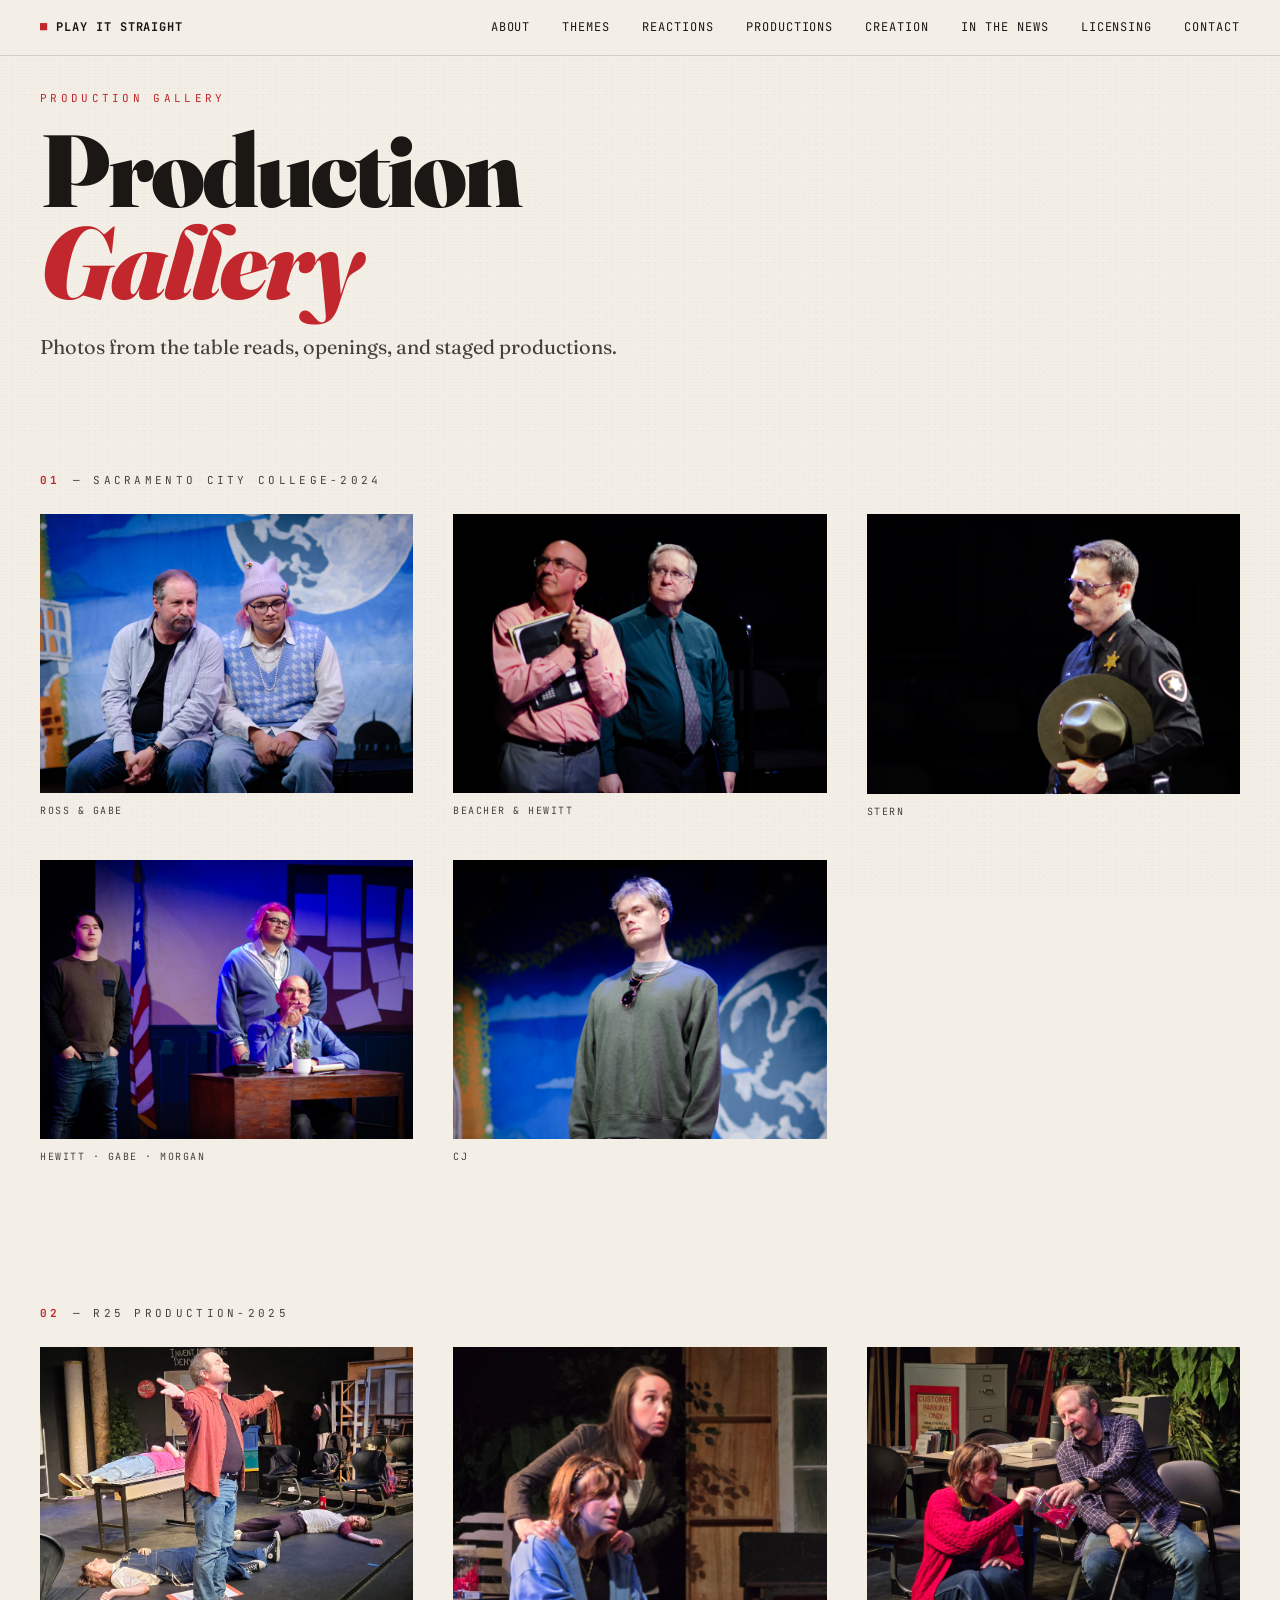
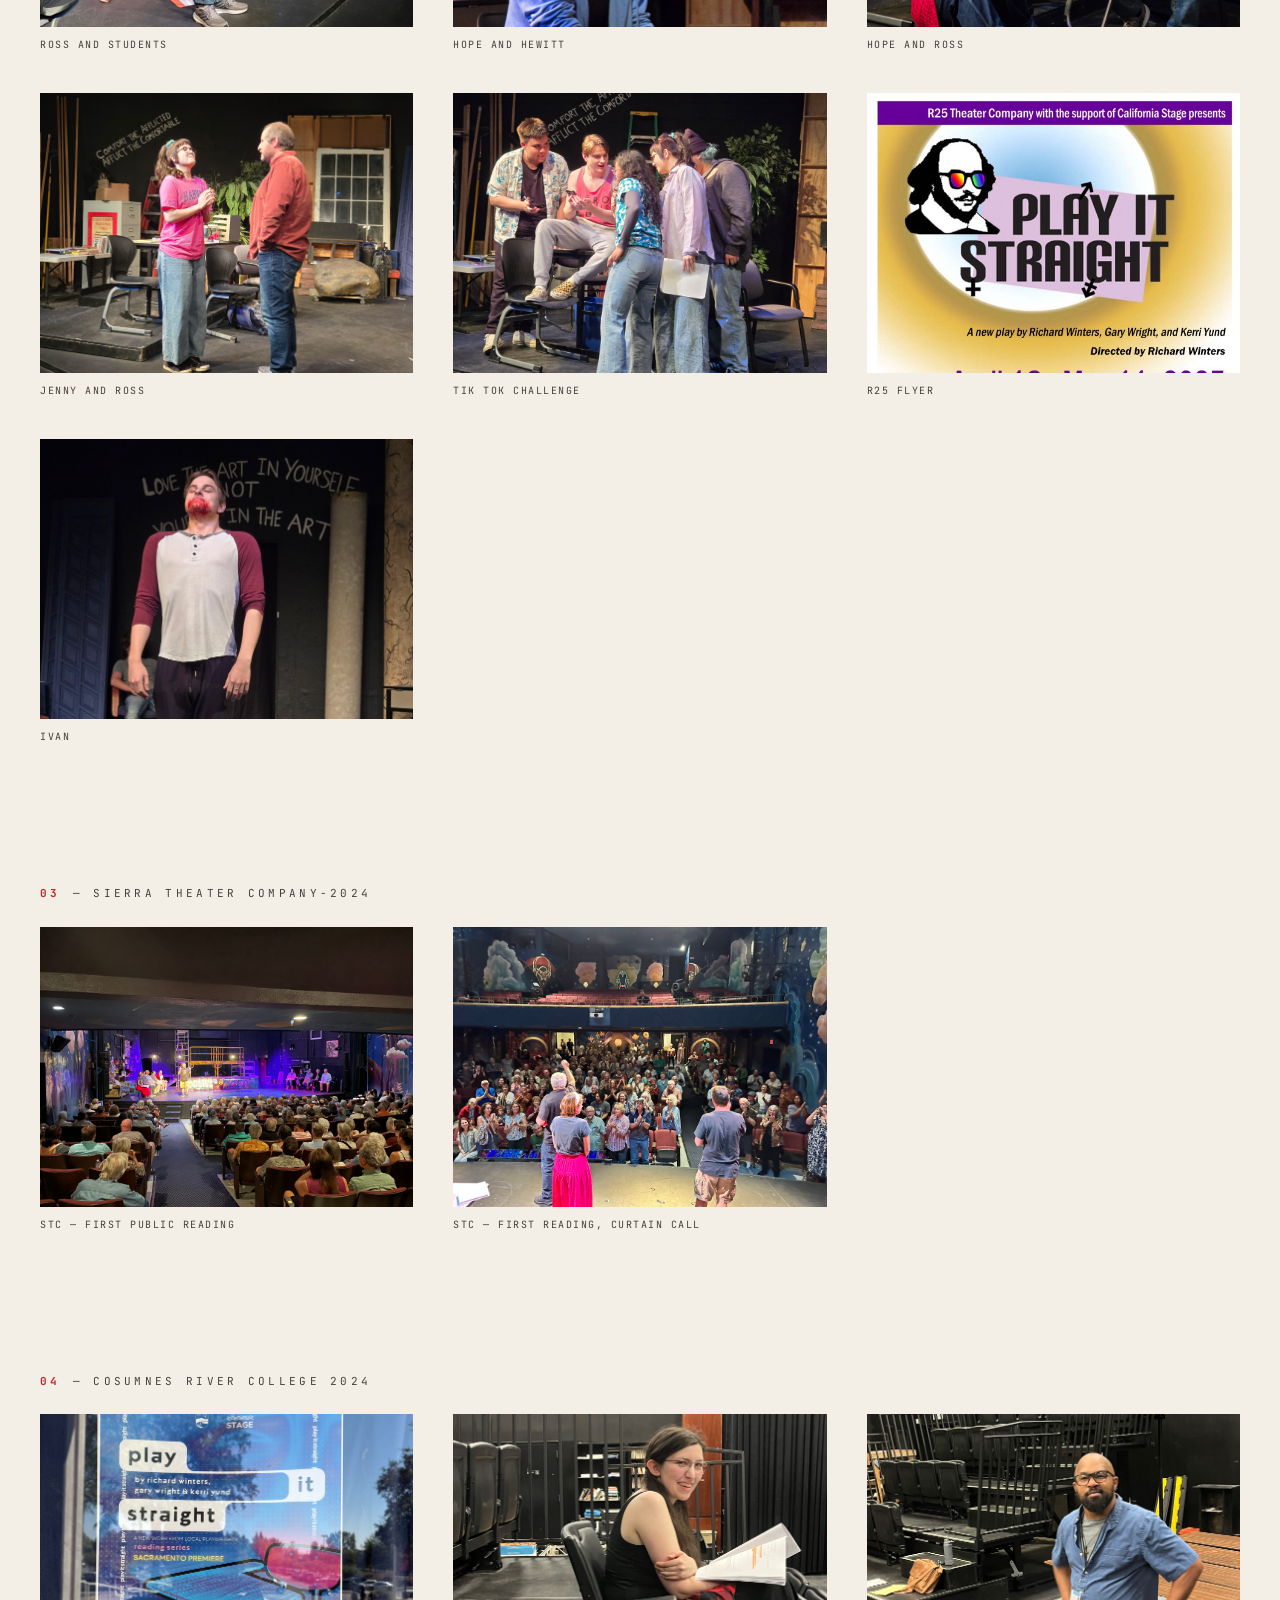
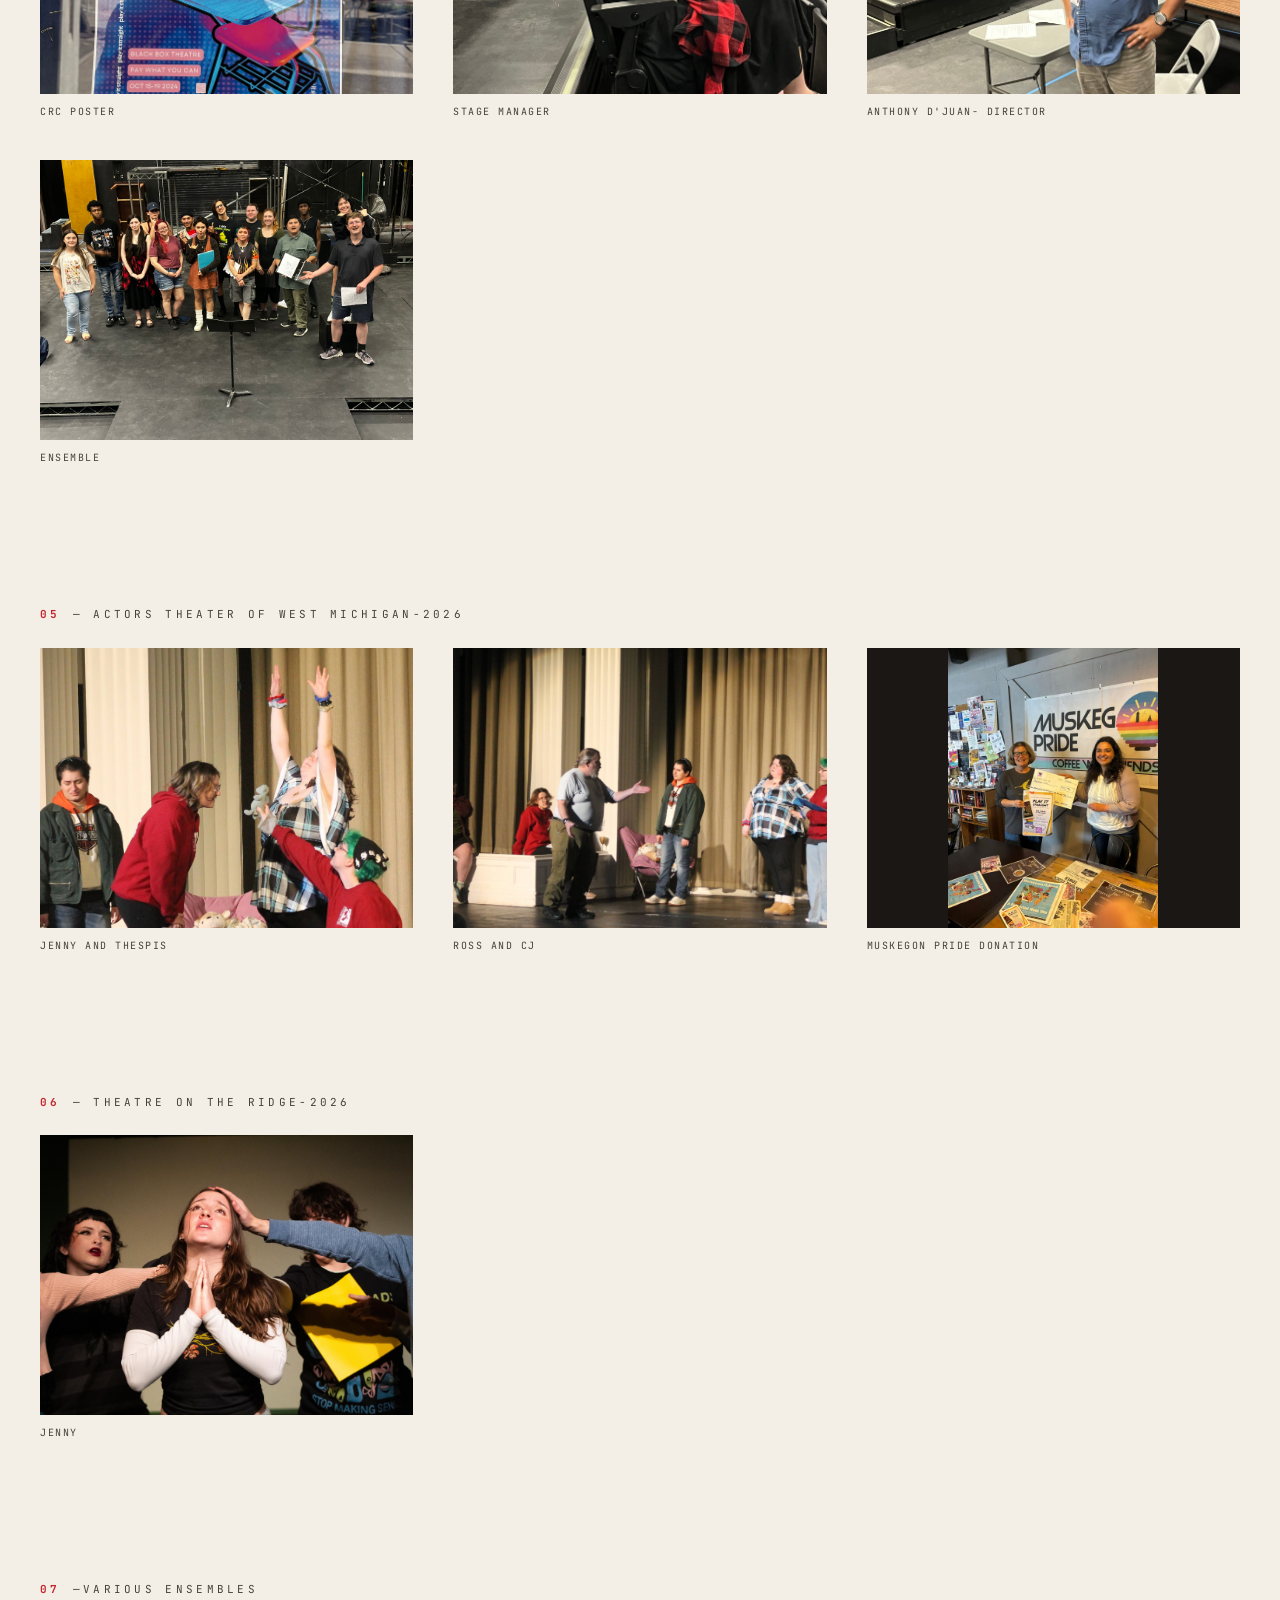
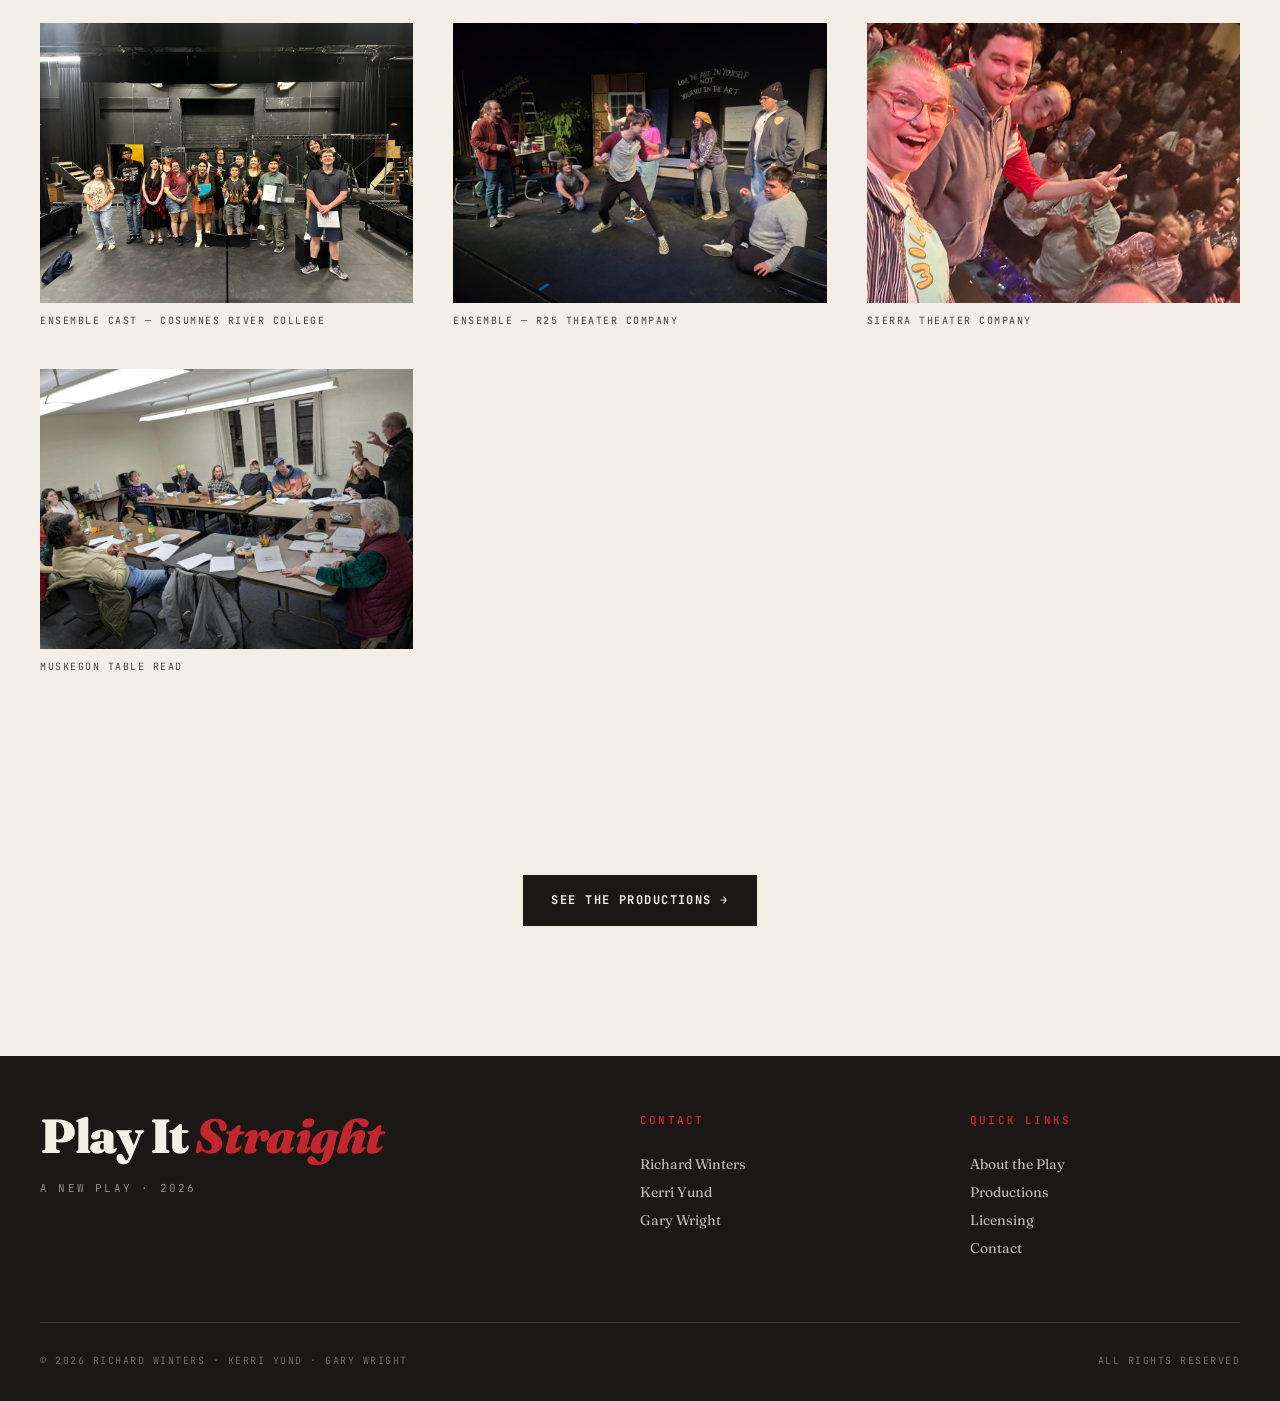
<file: gallery.html>
<!DOCTYPE html>
<html lang="en"><head>
  <meta charset="utf-8">
  <meta name="viewport" content="width=device-width, initial-scale=1">
  <title>Production Gallery | Play It Straight</title>
  <meta name="description" content="Production photos from Play It Straight.">
  <link rel="preconnect" href="https://fonts.googleapis.com">
  <link rel="preconnect" href="https://fonts.gstatic.com" crossorigin="">
  <link href="https://fonts.googleapis.com/css2?family=Fraunces:ital,opsz,wght@0,9..144,400;0,9..144,700;0,9..144,900;1,9..144,400&amp;family=JetBrains+Mono:wght@400;700&amp;display=swap" rel="stylesheet">
  <link rel="stylesheet" href="css/styles.css">
  <link rel="icon" type="image/svg+xml" href="data:image/svg+xml,%3Csvg xmlns=%22http://www.w3.org/2000/svg%22 viewBox=%220 0 64 64%22%3E%3Crect width=%2264%22 height=%2264%22 fill=%22%23c1272d%22 rx=%228%22/%3E%3Ctext x=%2232%22 y=%2245%22 font-family=%22Georgia,serif%22 font-size=%2238%22 font-weight=%22900%22 fill=%22%23f4efe6%22 text-anchor=%22middle%22%3EP%3C/text%3E%3C/svg%3E">
<style>
    #edit-toolbar {
      position: fixed; bottom: 20px; right: 20px; z-index: 99999;
      display: flex; gap: 8px; align-items: center;
      font-family: -apple-system, system-ui, sans-serif; font-size: 13px;
    }
    #edit-toolbar button {
      background: #1a1715; color: #f4efe6; border: 1px solid #1a1715;
      padding: 10px 14px; border-radius: 6px; cursor: pointer;
      font: inherit; letter-spacing: 0.02em;
      box-shadow: 0 4px 12px rgba(0,0,0,0.25);
    }
    #edit-toolbar button.primary { background: #c1272d; border-color: #c1272d; }
    #edit-toolbar button:hover { opacity: 0.88; }
    #edit-toolbar .status { color: #1a1715; background: rgba(244,239,230,0.95);
      padding: 6px 10px; border-radius: 4px; }
    body.editing [contenteditable="true"] {
      outline: 1px dashed rgba(193,39,45,0.45);
      outline-offset: 2px;
    }
    body.editing [contenteditable="true"]:hover {
      outline: 1px solid rgba(193,39,45,0.85);
    }
    body.editing [contenteditable="true"]:focus {
      outline: 2px solid #c1272d;
      background: rgba(255,255,200,0.4);
    }
  </style><style>
    #edit-toolbar {
      position: fixed; bottom: 20px; right: 20px; z-index: 99999;
      display: flex; gap: 8px; align-items: center;
      font-family: -apple-system, system-ui, sans-serif; font-size: 13px;
    }
    #edit-toolbar button {
      background: #1a1715; color: #f4efe6; border: 1px solid #1a1715;
      padding: 10px 14px; border-radius: 6px; cursor: pointer;
      font: inherit; letter-spacing: 0.02em;
      box-shadow: 0 4px 12px rgba(0,0,0,0.25);
    }
    #edit-toolbar button.primary { background: #c1272d; border-color: #c1272d; }
    #edit-toolbar button:hover { opacity: 0.88; }
    #edit-toolbar .status { color: #1a1715; background: rgba(244,239,230,0.95);
      padding: 6px 10px; border-radius: 4px; }
    body.editing [contenteditable="true"] {
      outline: 1px dashed rgba(193,39,45,0.45);
      outline-offset: 2px;
    }
    body.editing [contenteditable="true"]:hover {
      outline: 1px solid rgba(193,39,45,0.85);
    }
    body.editing [contenteditable="true"]:focus {
      outline: 2px solid #c1272d;
      background: rgba(255,255,200,0.4);
    }
  </style><style>
    #edit-toolbar {
      position: fixed; bottom: 20px; right: 20px; z-index: 99999;
      display: flex; gap: 8px; align-items: center;
      font-family: -apple-system, system-ui, sans-serif; font-size: 13px;
    }
    #edit-toolbar button {
      background: #1a1715; color: #f4efe6; border: 1px solid #1a1715;
      padding: 10px 14px; border-radius: 6px; cursor: pointer;
      font: inherit; letter-spacing: 0.02em;
      box-shadow: 0 4px 12px rgba(0,0,0,0.25);
    }
    #edit-toolbar button.primary { background: #c1272d; border-color: #c1272d; }
    #edit-toolbar button:hover { opacity: 0.88; }
    #edit-toolbar .status { color: #1a1715; background: rgba(244,239,230,0.95);
      padding: 6px 10px; border-radius: 4px; }
    body.editing [contenteditable="true"] {
      outline: 1px dashed rgba(193,39,45,0.45);
      outline-offset: 2px;
    }
    body.editing [contenteditable="true"]:hover {
      outline: 1px solid rgba(193,39,45,0.85);
    }
    body.editing [contenteditable="true"]:focus {
      outline: 2px solid #c1272d;
      background: rgba(255,255,200,0.4);
    }
  </style><style>
    #edit-toolbar {
      position: fixed; bottom: 20px; right: 20px; z-index: 99999;
      display: flex; gap: 8px; align-items: center;
      font-family: -apple-system, system-ui, sans-serif; font-size: 13px;
    }
    #edit-toolbar button {
      background: #1a1715; color: #f4efe6; border: 1px solid #1a1715;
      padding: 10px 14px; border-radius: 6px; cursor: pointer;
      font: inherit; letter-spacing: 0.02em;
      box-shadow: 0 4px 12px rgba(0,0,0,0.25);
    }
    #edit-toolbar button.primary { background: #c1272d; border-color: #c1272d; }
    #edit-toolbar button:hover { opacity: 0.88; }
    #edit-toolbar .status { color: #1a1715; background: rgba(244,239,230,0.95);
      padding: 6px 10px; border-radius: 4px; }
    body.editing [contenteditable="true"] {
      outline: 1px dashed rgba(193,39,45,0.45);
      outline-offset: 2px;
    }
    body.editing [contenteditable="true"]:hover {
      outline: 1px solid rgba(193,39,45,0.85);
    }
    body.editing [contenteditable="true"]:focus {
      outline: 2px solid #c1272d;
      background: rgba(255,255,200,0.4);
    }
  </style><style>
    #edit-toolbar {
      position: fixed; bottom: 20px; right: 20px; z-index: 99999;
      display: flex; gap: 8px; align-items: center;
      font-family: -apple-system, system-ui, sans-serif; font-size: 13px;
    }
    #edit-toolbar button {
      background: #1a1715; color: #f4efe6; border: 1px solid #1a1715;
      padding: 10px 14px; border-radius: 6px; cursor: pointer;
      font: inherit; letter-spacing: 0.02em;
      box-shadow: 0 4px 12px rgba(0,0,0,0.25);
    }
    #edit-toolbar button.primary { background: #c1272d; border-color: #c1272d; }
    #edit-toolbar button:hover { opacity: 0.88; }
    #edit-toolbar .status { color: #1a1715; background: rgba(244,239,230,0.95);
      padding: 6px 10px; border-radius: 4px; }
    body.editing [contenteditable="true"] {
      outline: 1px dashed rgba(193,39,45,0.45);
      outline-offset: 2px;
    }
    body.editing [contenteditable="true"]:hover {
      outline: 1px solid rgba(193,39,45,0.85);
    }
    body.editing [contenteditable="true"]:focus {
      outline: 2px solid #c1272d;
      background: rgba(255,255,200,0.4);
    }
  </style><style>
    #edit-toolbar {
      position: fixed; bottom: 20px; right: 20px; z-index: 99999;
      display: flex; gap: 8px; align-items: center;
      font-family: -apple-system, system-ui, sans-serif; font-size: 13px;
    }
    #edit-toolbar button {
      background: #1a1715; color: #f4efe6; border: 1px solid #1a1715;
      padding: 10px 14px; border-radius: 6px; cursor: pointer;
      font: inherit; letter-spacing: 0.02em;
      box-shadow: 0 4px 12px rgba(0,0,0,0.25);
    }
    #edit-toolbar button.primary { background: #c1272d; border-color: #c1272d; }
    #edit-toolbar button:hover { opacity: 0.88; }
    #edit-toolbar .status { color: #1a1715; background: rgba(244,239,230,0.95);
      padding: 6px 10px; border-radius: 4px; }
    body.editing [contenteditable="true"] {
      outline: 1px dashed rgba(193,39,45,0.45);
      outline-offset: 2px;
    }
    body.editing [contenteditable="true"]:hover {
      outline: 1px solid rgba(193,39,45,0.85);
    }
    body.editing [contenteditable="true"]:focus {
      outline: 2px solid #c1272d;
      background: rgba(255,255,200,0.4);
    }
  </style></head>
<body class="">
  <a class="skip-link" href="#main">Skip to content</a>

  <nav>
    <a href="index.html" class="logo">Play It Straight</a>
    <ul>
      <li><a href="about.html">About</a></li>
      <li><a href="themes.html">Themes</a></li>
      <li><a href="testimonials.html">Reactions</a></li>
      <li><a href="productions.html">Productions</a></li>
      <li><a href="writers.html">Creation</a></li>
      <li><a href="news.html">In The News</a></li>
      <li><a href="licensing.html">Licensing</a></li>
      <li><a href="contact.html">Contact</a></li>
    </ul>
  </nav>

  <main id="main">

    <div class="page-header">
      <div class="page-label">Production Gallery</div>
      <h1>Production<br><em style="font-style:italic; color:var(--blood);">Gallery</em></h1>
      <p>Photos from the table reads, openings, and staged productions.</p>
    </div>

    <section class="reveal visible">
      <div class="section-label"><span class="num">01</span> — Sacramento City College-2024</div>
      <div class="grid-3">
        <figure>
          <div class="photo"><img src="images/saccity-ross-gabe.jpg" alt="Ross and Gabe — Sacramento City College production"></div>
          <figcaption class="photo-caption">Ross &amp; Gabe</figcaption>
        </figure>
        <figure>
          <div class="photo"><img src="images/saccity-beacher-hewitt.jpg" alt="Beacher and Hewitt — Sacramento City College production"></div>
          <figcaption class="photo-caption">Beacher &amp; Hewitt</figcaption>
        </figure>
        <figure>
          <div class="photo"><img src="images/saccity-stern.jpg" alt="Stern — Sacramento City College production" style="object-position: center top;"></div>
          <figcaption class="photo-caption">Stern</figcaption>
        </figure>
        <figure>
          <div class="photo"><img src="images/hewitt-gabe-morgan.jpg" alt="Hewitt, Gabe, and Morgan in rehearsal"></div>
          <figcaption class="photo-caption">Hewitt · Gabe · Morgan</figcaption>
        </figure>
        <figure>
          <div class="photo"><img src="images/saccity-cj.jpg" alt="CJ — Sacramento City College production" style="object-position: center top;"></div>
          <figcaption class="photo-caption">CJ</figcaption>
        </figure>
      </div>
    </section>

    <section class="reveal visible">
      <div class="section-label"><span class="num">02</span> — R25 Production-2025</div>
      <div class="grid-3">
        <figure>
          <div class="photo"><img src="images/ross-opening.jpg" alt="Ross — opening scene"></div>
          <figcaption class="photo-caption">Ross and students</figcaption>
        </figure>
        <figure>
          <div class="photo"><img src="images/production-2025-04-17.jpg" alt="Hope and Hewitt" style="object-position: center top;"></div>
          <figcaption class="photo-caption">Hope and Hewitt</figcaption>
        </figure>
        <figure>
          <div class="photo"><img src="images/r25-licorice.jpg" alt="Licorice — R25 Production"></div>
          <figcaption class="photo-caption">Hope and Ross</figcaption>
        </figure>
        <figure>
          <div class="photo"><img src="images/r25-jenny-ross.jpg" alt="Jenny and Ross — R25 Production"></div>
          <figcaption class="photo-caption">Jenny and Ross</figcaption>
        </figure>
        <figure>
          <div class="photo"><img src="images/r25-tiktok-challenge.jpg" alt="Tik Tok Challenge — R25 Production"></div>
          <figcaption class="photo-caption">Tik Tok Challenge</figcaption>
        </figure>
        <figure>
          <div class="photo"><img src="images/r25-flyer.jpg" alt="R25 Production letter-size flyer" style="object-position: center top;"></div>
          <figcaption class="photo-caption">R25 Flyer</figcaption>
        </figure>
        <figure>
          <div class="photo"><img src="images/r25-gabe.jpg" alt="Gabe — R25 Production" style="object-position: center top;"></div>
          <figcaption class="photo-caption">IVAN</figcaption>
        </figure>
      </div>
    </section>

    <section class="reveal visible">
      <div class="section-label"><span class="num">03</span> — Sierra Theater Company-2024&nbsp;</div>
      <div class="grid-3">
        <figure>
          <div class="photo"><img src="images/stc-first-reading.jpg" alt="STC — First public reading"></div>
          <figcaption class="photo-caption">STC — First Public Reading</figcaption>
        </figure>
        <figure>
          <div class="photo"><img src="images/stc-first-reading-curtain.jpg" alt="STC first reading — curtain call from the stage"></div>
          <figcaption class="photo-caption">STC — First Reading, Curtain Call</figcaption>
        </figure>
      </div>
    </section>

    <section class="reveal visible">
      <div class="section-label"><span class="num">04</span> — Cosumnes River College 2024</div>
      <div class="grid-3">
        <figure>
          <div class="photo"><img src="images/crc-poster-2024.jpg" alt="Play It Straight poster — CRC River Stage, Sacramento Premiere, Oct 15–19, 2024"></div>
          <figcaption class="photo-caption">CRC Poster</figcaption>
        </figure>
        <figure>
          <div class="photo"><img src="images/crc-sept24-img2358.jpg" alt="Cosumnes River College rehearsal, Sept 24 2024"></div>
          <figcaption class="photo-caption">Stage Manager</figcaption>
        </figure>
        <figure>
          <div class="photo"><img src="images/crc-sept24-img2359.jpg" alt="Cosumnes River College rehearsal, Sept 24 2024"></div>
          <figcaption class="photo-caption">Anthony D'Juan- Director&nbsp;</figcaption>
        </figure>
        <figure>
          <div class="photo"><img src="images/crc-sept24-img5661.jpg" alt="Cosumnes River College rehearsal, Sept 24 2024"></div>
          <figcaption class="photo-caption">ensemble</figcaption>
        </figure>
      </div>
    </section>

    <section class="reveal visible">
      <div class="section-label"><span class="num">05</span> — Actors Theater of West Michigan-2026</div>
      <div class="grid-3">
        <figure>
          <div class="photo"><img src="images/awmi-sorry-thespis.jpg" alt="Sorry Thespis — Actors Theater of West Michigan"></div>
          <figcaption class="photo-caption">Jenny and Thespis</figcaption>
        </figure>
        <figure>
          <div class="photo"><img src="images/awmi-group-scene.jpg" alt="Group scene — Actors Theater of West Michigan, Muskegon"></div>
          <figcaption class="photo-caption">Ross and CJ</figcaption>
        </figure>
        <figure>
          <div class="photo"><img src="images/awmi-muskegon-pride.jpg" alt="Muskegon Pride — Actors Theater of West Michigan" style="object-fit: contain; background: #1a1715;"></div>
          <figcaption class="photo-caption">Muskegon Pride Donation</figcaption>
        </figure>
      </div>
    </section>

    <section class="reveal visible">
      <div class="section-label"><span class="num">06</span> — Theatre on the Ridge-2026</div>
      <div class="grid-3">
        <figure>
          <div class="photo"><img src="images/totr-jenny.jpg" alt="Jenny — Theatre on the Ridge"></div>
          <figcaption class="photo-caption">Jenny</figcaption>
        </figure>
      </div>
    </section>

    <section class="reveal visible">
      <div class="section-label"><span class="num">07</span> —various Ensembles&nbsp;</div>
      <div class="grid-3">
        <figure>
          <div class="photo"><img src="images/crc-cast-2024.jpg" alt="Cosumnes River College ensemble cast, 2024"></div>
          <figcaption class="photo-caption">Ensemble Cast — Cosumnes River College</figcaption>
        </figure>
        <figure>
          <div class="photo"><img src="images/production-2025-04-11.jpg" alt="Ensemble — R25 Theater Company"></div>
          <figcaption class="photo-caption">Ensemble — R25 Theater Company</figcaption>
        </figure>
        <figure>
          <div class="photo"><img src="images/sierra-theater-company.jpg" alt="Sierra Theater Company — cast selfie from the stage"></div>
          <figcaption class="photo-caption">Sierra Theater Company</figcaption>
        </figure>
        <figure>
          <div class="photo"><img src="images/muskegon-table-read.jpg" alt="Muskegon table read"></div>
          <figcaption class="photo-caption">Muskegon Table Read</figcaption>
        </figure>
      </div>
    </section>

    <section class="reveal visible">
      <div class="cta-block" style="padding:60px 40px;">
        <a href="productions.html" class="btn btn-primary">See the Productions →</a>
      </div>
    </section>

  </main>

  <footer>
    <div class="footer-inner">
      <div>
        <div class="footer-title">Play It <em>Straight</em></div>
        <div class="footer-tag">A new play · <span data-year="">2026</span></div>
      </div>
      <div class="footer-col">
        <h4>Contact</h4>
        <a href="mailto:richardwinters11@gmail.com">Richard Winters</a>
        <a href="mailto:kerriyund@gmail.com">Kerri Yund</a>
        <a href="mailto:garyunchained@yahoo.com">Gary Wright</a>
      </div>
      <div class="footer-col">
        <h4>Quick Links</h4>
        <a href="about.html">About the Play</a>
        <a href="productions.html">Productions</a>
        <a href="licensing.html">Licensing</a>
        <a href="contact.html">Contact</a>
      </div>
    </div>
    <div class="footer-bottom">
      <div>© <span data-year="">2026</span> Richard Winters · Kerri Yund · Gary Wright</div>
      <div>All rights reserved</div>
    </div>
  </footer>

  <script src="js/main.js"></script>
  <script src="js/edit-mode.js"></script>


</body></html>
</file>
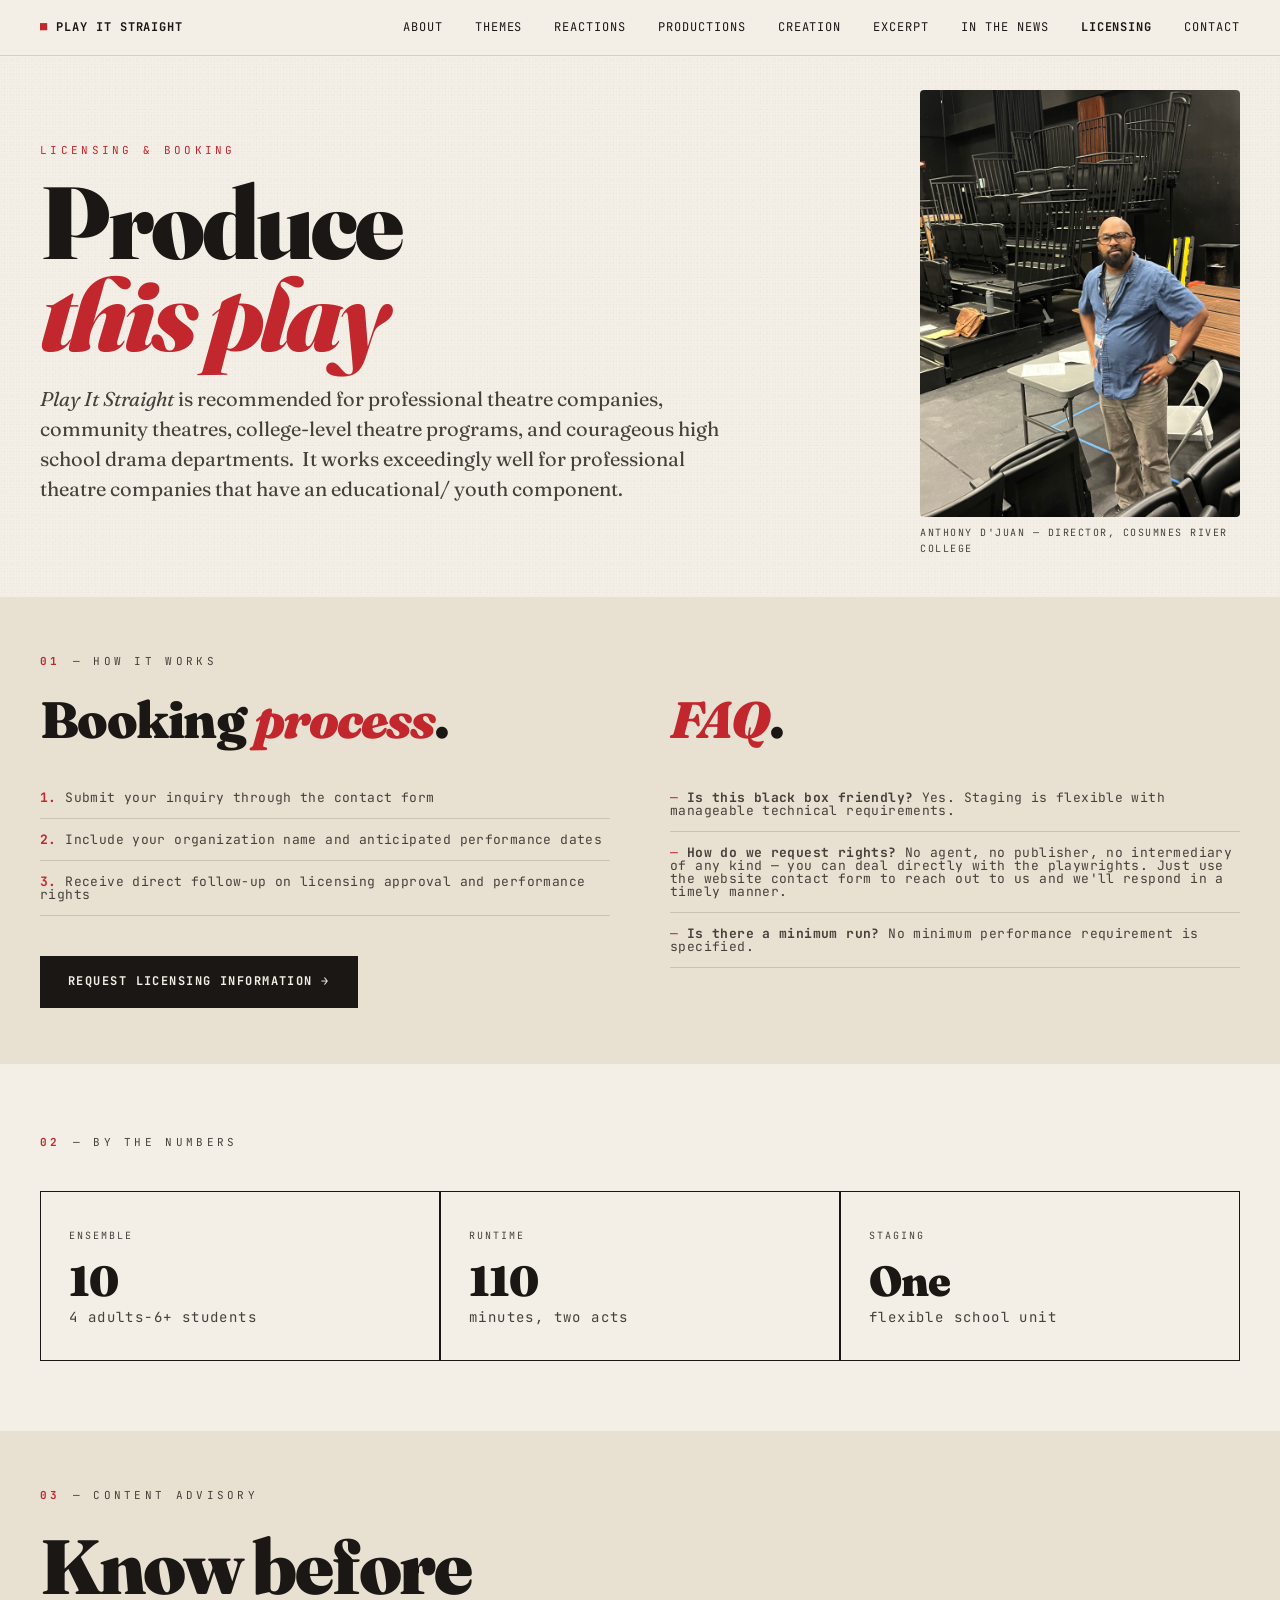
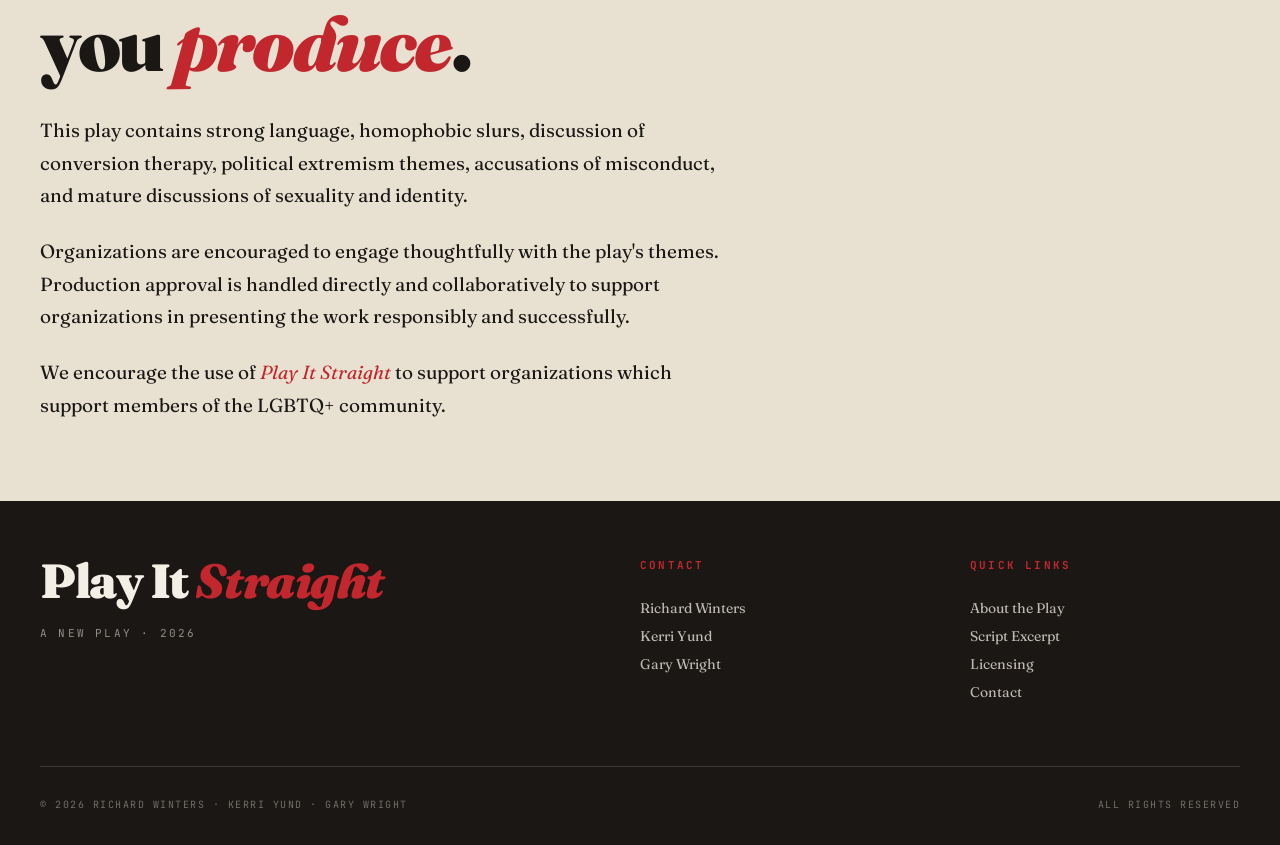
<file: licensing.html>
<!DOCTYPE html>
<html lang="en"><head>
  <meta charset="utf-8">
  <meta name="viewport" content="width=device-width, initial-scale=1">
  <title>Licensing | Play It Straight</title>
  <meta name="description" content="Licensing and performance rights for Play It Straight — contact the playwrights directly.">
  <link rel="preconnect" href="https://fonts.googleapis.com">
  <link rel="preconnect" href="https://fonts.gstatic.com" crossorigin="">
  <link href="https://fonts.googleapis.com/css2?family=Fraunces:ital,opsz,wght@0,9..144,400;0,9..144,700;0,9..144,900;1,9..144,400&amp;family=JetBrains+Mono:wght@400;700&amp;display=swap" rel="stylesheet">
  <link rel="stylesheet" href="css/styles.css">
  <link rel="icon" type="image/svg+xml" href="data:image/svg+xml,%3Csvg xmlns=%22http://www.w3.org/2000/svg%22 viewBox=%220 0 64 64%22%3E%3Crect width=%2264%22 height=%2264%22 fill=%22%23c1272d%22 rx=%228%22/%3E%3Ctext x=%2232%22 y=%2245%22 font-family=%22Georgia,serif%22 font-size=%2238%22 font-weight=%22900%22 fill=%22%23f4efe6%22 text-anchor=%22middle%22%3EP%3C/text%3E%3C/svg%3E">
  <link rel="canonical" href="https://play-it-straight.com/licensing">
  <meta property="og:type" content="website">
  <meta property="og:url" content="https://play-it-straight.com/licensing">
  <meta property="og:title" content="Licensing | Play It Straight">
  <meta property="og:description" content="Licensing terms for Play It Straight — available to professional and amateur theaters, universities, colleges, community colleges, and courageous high school theater programs. Contact the playwrights directly.">
  <meta property="og:image" content="https://play-it-straight.com/images/ross-opening.jpg">
  <meta property="og:image:width" content="1200">
  <meta property="og:image:height" content="800">
  <meta property="og:site_name" content="Play It Straight">
  <meta name="twitter:card" content="summary_large_image">
  <meta name="twitter:title" content="Licensing | Play It Straight">
  <meta name="twitter:description" content="Licensing terms for Play It Straight — available to professional and amateur theaters, universities, colleges, community colleges, and courageous high school theater programs. Contact the playwrights directly.">
  <meta name="twitter:image" content="https://play-it-straight.com/images/ross-opening.jpg">
<style>
    #edit-toolbar {
      position: fixed; bottom: 20px; right: 20px; z-index: 99999;
      display: flex; gap: 8px; align-items: center;
      font-family: -apple-system, system-ui, sans-serif; font-size: 13px;
    }
    #edit-toolbar button {
      background: #1a1715; color: #f4efe6; border: 1px solid #1a1715;
      padding: 10px 14px; border-radius: 6px; cursor: pointer;
      font: inherit; letter-spacing: 0.02em;
      box-shadow: 0 4px 12px rgba(0,0,0,0.25);
    }
    #edit-toolbar button.primary { background: #c1272d; border-color: #c1272d; }
    #edit-toolbar button:hover { opacity: 0.88; }
    #edit-toolbar .status { color: #1a1715; background: rgba(244,239,230,0.95);
      padding: 6px 10px; border-radius: 4px; }
    body.editing [contenteditable="true"] {
      outline: 1px dashed rgba(193,39,45,0.45);
      outline-offset: 2px;
    }
    body.editing [contenteditable="true"]:hover {
      outline: 1px solid rgba(193,39,45,0.85);
    }
    body.editing [contenteditable="true"]:focus {
      outline: 2px solid #c1272d;
      background: rgba(255,255,200,0.4);
    }
  </style><style>
    #edit-toolbar {
      position: fixed; bottom: 20px; right: 20px; z-index: 99999;
      display: flex; gap: 8px; align-items: center;
      font-family: -apple-system, system-ui, sans-serif; font-size: 13px;
    }
    #edit-toolbar button {
      background: #1a1715; color: #f4efe6; border: 1px solid #1a1715;
      padding: 10px 14px; border-radius: 6px; cursor: pointer;
      font: inherit; letter-spacing: 0.02em;
      box-shadow: 0 4px 12px rgba(0,0,0,0.25);
    }
    #edit-toolbar button.primary { background: #c1272d; border-color: #c1272d; }
    #edit-toolbar button:hover { opacity: 0.88; }
    #edit-toolbar .status { color: #1a1715; background: rgba(244,239,230,0.95);
      padding: 6px 10px; border-radius: 4px; }
    body.editing [contenteditable="true"] {
      outline: 1px dashed rgba(193,39,45,0.45);
      outline-offset: 2px;
    }
    body.editing [contenteditable="true"]:hover {
      outline: 1px solid rgba(193,39,45,0.85);
    }
    body.editing [contenteditable="true"]:focus {
      outline: 2px solid #c1272d;
      background: rgba(255,255,200,0.4);
    }
  </style><style>
    #edit-toolbar {
      position: fixed; bottom: 20px; right: 20px; z-index: 99999;
      display: flex; gap: 8px; align-items: center;
      font-family: -apple-system, system-ui, sans-serif; font-size: 13px;
    }
    #edit-toolbar button {
      background: #1a1715; color: #f4efe6; border: 1px solid #1a1715;
      padding: 10px 14px; border-radius: 6px; cursor: pointer;
      font: inherit; letter-spacing: 0.02em;
      box-shadow: 0 4px 12px rgba(0,0,0,0.25);
    }
    #edit-toolbar button.primary { background: #c1272d; border-color: #c1272d; }
    #edit-toolbar button:hover { opacity: 0.88; }
    #edit-toolbar .status { color: #1a1715; background: rgba(244,239,230,0.95);
      padding: 6px 10px; border-radius: 4px; }
    body.editing [contenteditable="true"] {
      outline: 1px dashed rgba(193,39,45,0.45);
      outline-offset: 2px;
    }
    body.editing [contenteditable="true"]:hover {
      outline: 1px solid rgba(193,39,45,0.85);
    }
    body.editing [contenteditable="true"]:focus {
      outline: 2px solid #c1272d;
      background: rgba(255,255,200,0.4);
    }
  </style></head>
<body class="">
  <a class="skip-link" href="#main">Skip to content</a>

  <nav>
    <a href="index.html" class="logo">Play It Straight</a>
    <ul>
      <li><a href="about.html">About</a></li>
      <li><a href="themes.html">Themes</a></li>
      <li><a href="testimonials.html">Reactions</a></li>
      <li><a href="productions.html">Productions</a></li>
      <li><a href="writers.html">Creation</a></li>
      <li><a href="excerpt.html">Excerpt</a></li>
      <li><a href="news.html">In The News</a></li>
      <li><a href="licensing.html" class="active">Licensing</a></li>
      <li><a href="contact.html">Contact</a></li>
    </ul>
  </nav>

  <main id="main">

    <div class="page-header" style="display:grid; grid-template-columns:1fr 320px; gap:48px; align-items:center;">
      <div>
        <div class="page-label">Licensing &amp; Booking</div>
        <h1>Produce<br><em style="font-style:italic; color:var(--blood);">this play</em></h1>
        <p><em>Play It Straight</em> is recommended for professional theatre companies, community theatres, college-level theatre programs, and courageous high school drama departments.&nbsp; It works exceedingly well for professional theatre companies that have an educational/ youth component.&nbsp;</p>
      </div>
      <figure style="margin:0;">
        <img src="images/crc-sept24-img2359.jpg" alt="Anthony D'Juan, Director — Cosumnes River College" style="width:100%; height:auto; display:block; border-radius:4px;">
        <figcaption class="photo-caption" style="margin-top:8px;">Anthony D'Juan — Director, Cosumnes River College</figcaption>
      </figure>
    </div>

    <!-- PROCESS + FAQ -->
    <div class="section-alt">
      <div class="inner reveal visible">
        <div class="section-label"><span class="num">01</span> — How It Works</div>
        <div class="grid-2">
          <div>
            <h2 class="section-heading" style="font-size:clamp(32px,4vw,52px); margin-bottom:32px;">Booking <em>process</em>.</h2>
            <ol class="rule-list">
              <li>Submit your inquiry through the contact form</li>
              <li>Include your organization name and anticipated performance dates</li>
              <li>Receive direct follow-up on licensing approval and performance rights</li>
            </ol>
            <div style="margin-top:40px;">
              <a href="contact.html" class="btn btn-primary">Request Licensing Information →</a>
            </div>
          </div>
          <div>
            <h2 class="section-heading" style="font-size:clamp(32px,4vw,52px); margin-bottom:32px;"><em>FAQ</em>.</h2>
            <ul class="rule-list">
              <li><strong>Is this black box friendly?</strong> Yes. Staging is flexible with manageable technical requirements.</li>
              <li><strong>How do we request rights?</strong> No agent, no publisher, no intermediary of any kind — you can deal directly with the playwrights. Just use the website contact form to reach out to us and we'll respond in a timely manner.</li>
              <li><strong>Is there a minimum run?</strong> No minimum performance requirement is specified.</li>
            </ul>
          </div>
        </div>
      </div>
    </div>

    <!-- BY THE NUMBERS -->
    <section class="reveal visible">
      <div class="section-label"><span class="num">02</span> — By the Numbers</div>
      <div class="facts-grid" style="grid-template-columns:repeat(3,1fr);">
        <div class="fact">
          <div class="fact-label">Ensemble</div>
          <div class="fact-value">10&nbsp;<br><span class="unit">4 adults-6+ students</span></div>
        </div>
        <div class="fact">
          <div class="fact-label">Runtime</div>
          <div class="fact-value">110<span class="unit">minutes, two acts</span></div>
        </div>
        <div class="fact">
          <div class="fact-label">Staging</div>
          <div class="fact-value">One<span class="unit">flexible school unit</span></div>
        </div>
      </div>
    </section>

    <!-- CONTENT ADVISORY -->
    <div class="section-alt">
      <div class="inner reveal visible">
        <div class="section-label"><span class="num">03</span> — Content Advisory</div>
        <h2 class="section-heading">Know before<br>you <em>produce</em>.</h2>
        <div style="max-width:700px;">
          <p style="font-size:19px; line-height:1.7; margin-bottom:24px;">This play contains strong language, homophobic slurs, discussion of conversion therapy, political extremism themes, accusations of misconduct, and mature discussions of sexuality and identity.</p>
          <p style="font-size:19px; line-height:1.7; margin-bottom:24px;">Organizations are encouraged to engage thoughtfully with the play's themes. Production approval is handled directly and collaboratively to support organizations in presenting the work responsibly and successfully.</p>
          <p style="font-size:19px; line-height:1.7; margin-bottom:24px;">We encourage the use of <em style="color:#c1272d;">Play It Straight</em> to support organizations which support members of the LGBTQ+ community.</p>
        </div>
      </div>
    </div>

  </main>

  <footer>
    <div class="footer-inner">
      <div>
        <div class="footer-title">Play It <em>Straight</em></div>
        <div class="footer-tag">A new play · <span data-year="">2026</span></div>
      </div>
      <div class="footer-col">
        <h4>Contact</h4>
        <a href="mailto:richardwinters11@gmail.com">Richard Winters</a>
        <a href="mailto:kerriyund@gmail.com">Kerri Yund</a>
        <a href="mailto:garyunchained@yahoo.com">Gary Wright</a>
      </div>
      <div class="footer-col">
        <h4>Quick Links</h4>
        <a href="about.html">About the Play</a>
        <a href="excerpt.html">Script Excerpt</a>
        <a href="licensing.html">Licensing</a>
        <a href="contact.html">Contact</a>
      </div>
    </div>
    <div class="footer-bottom">
      <div>© <span data-year="">2026</span> Richard Winters · Kerri Yund · Gary Wright</div>
      <div>All rights reserved</div>
    </div>
  </footer>

  <script src="js/main.js"></script>
  <script src="js/edit-mode.js"></script>


</body></html>
</file>
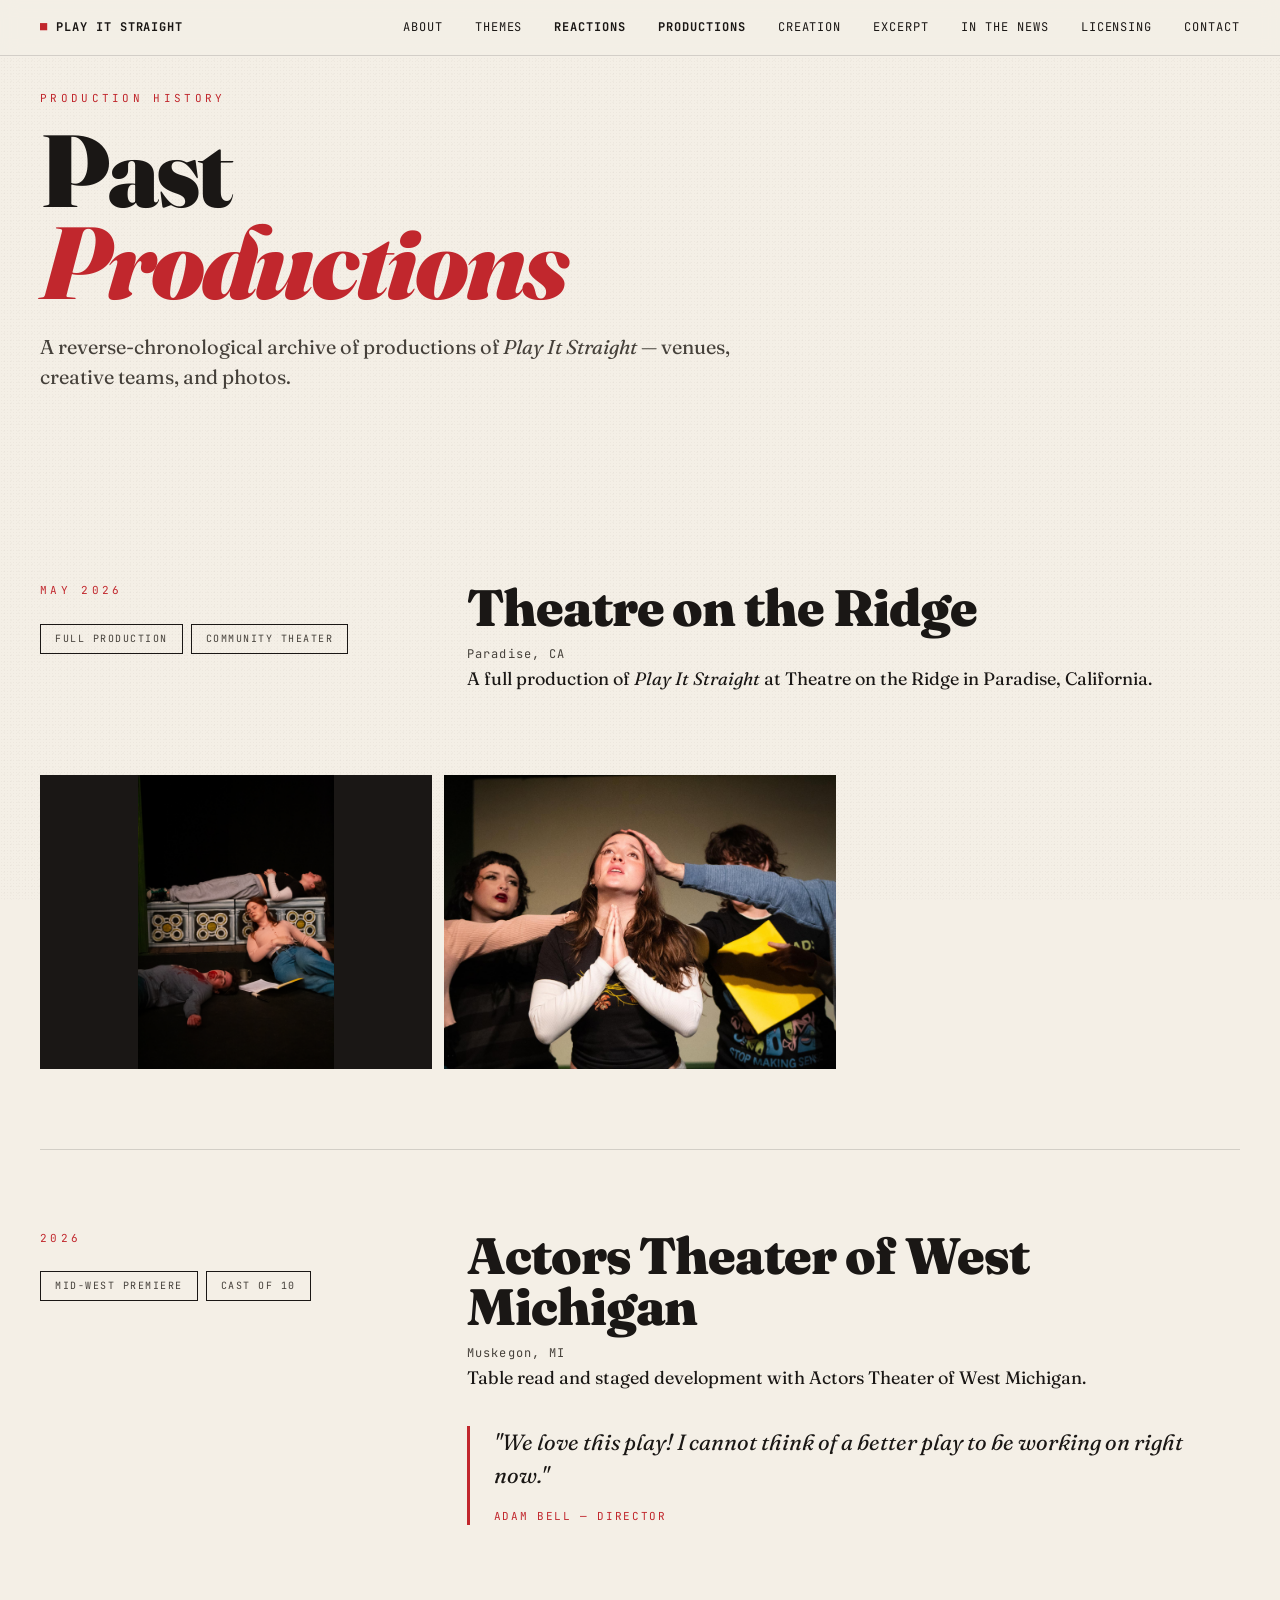
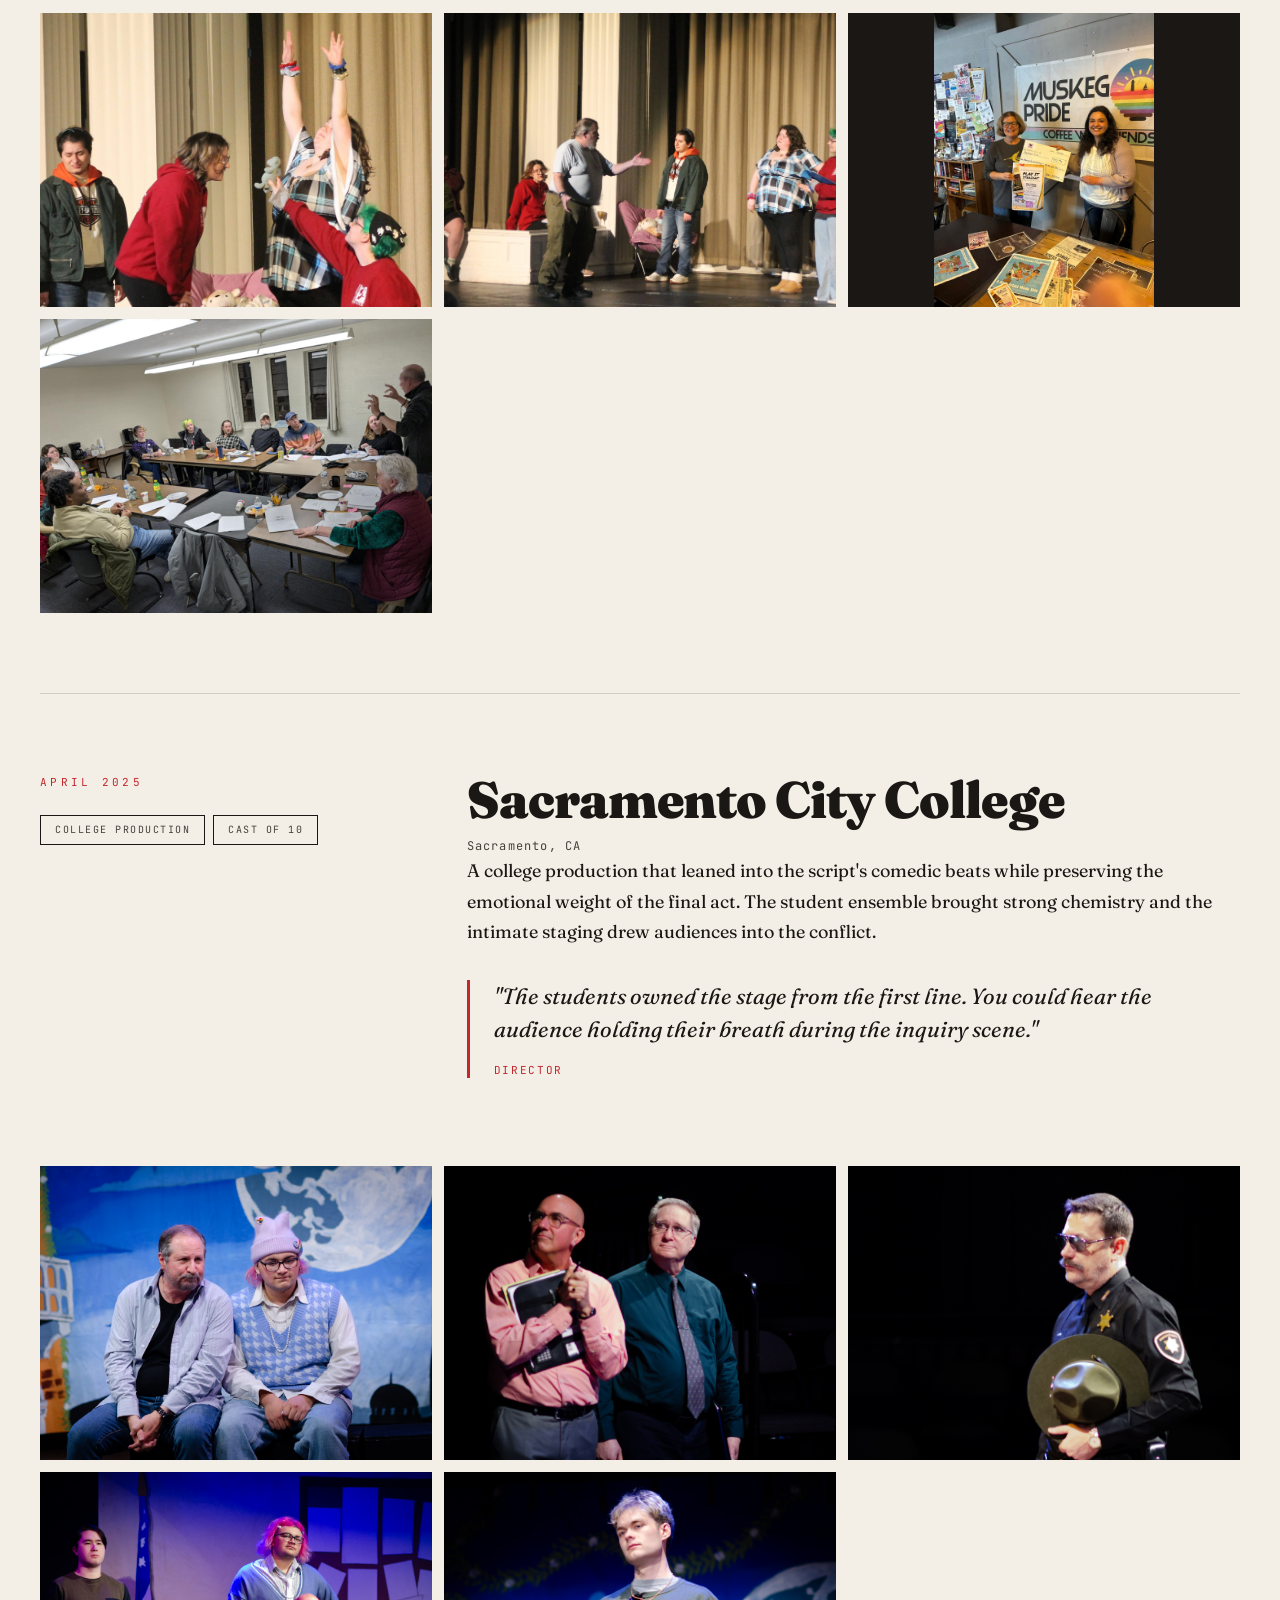
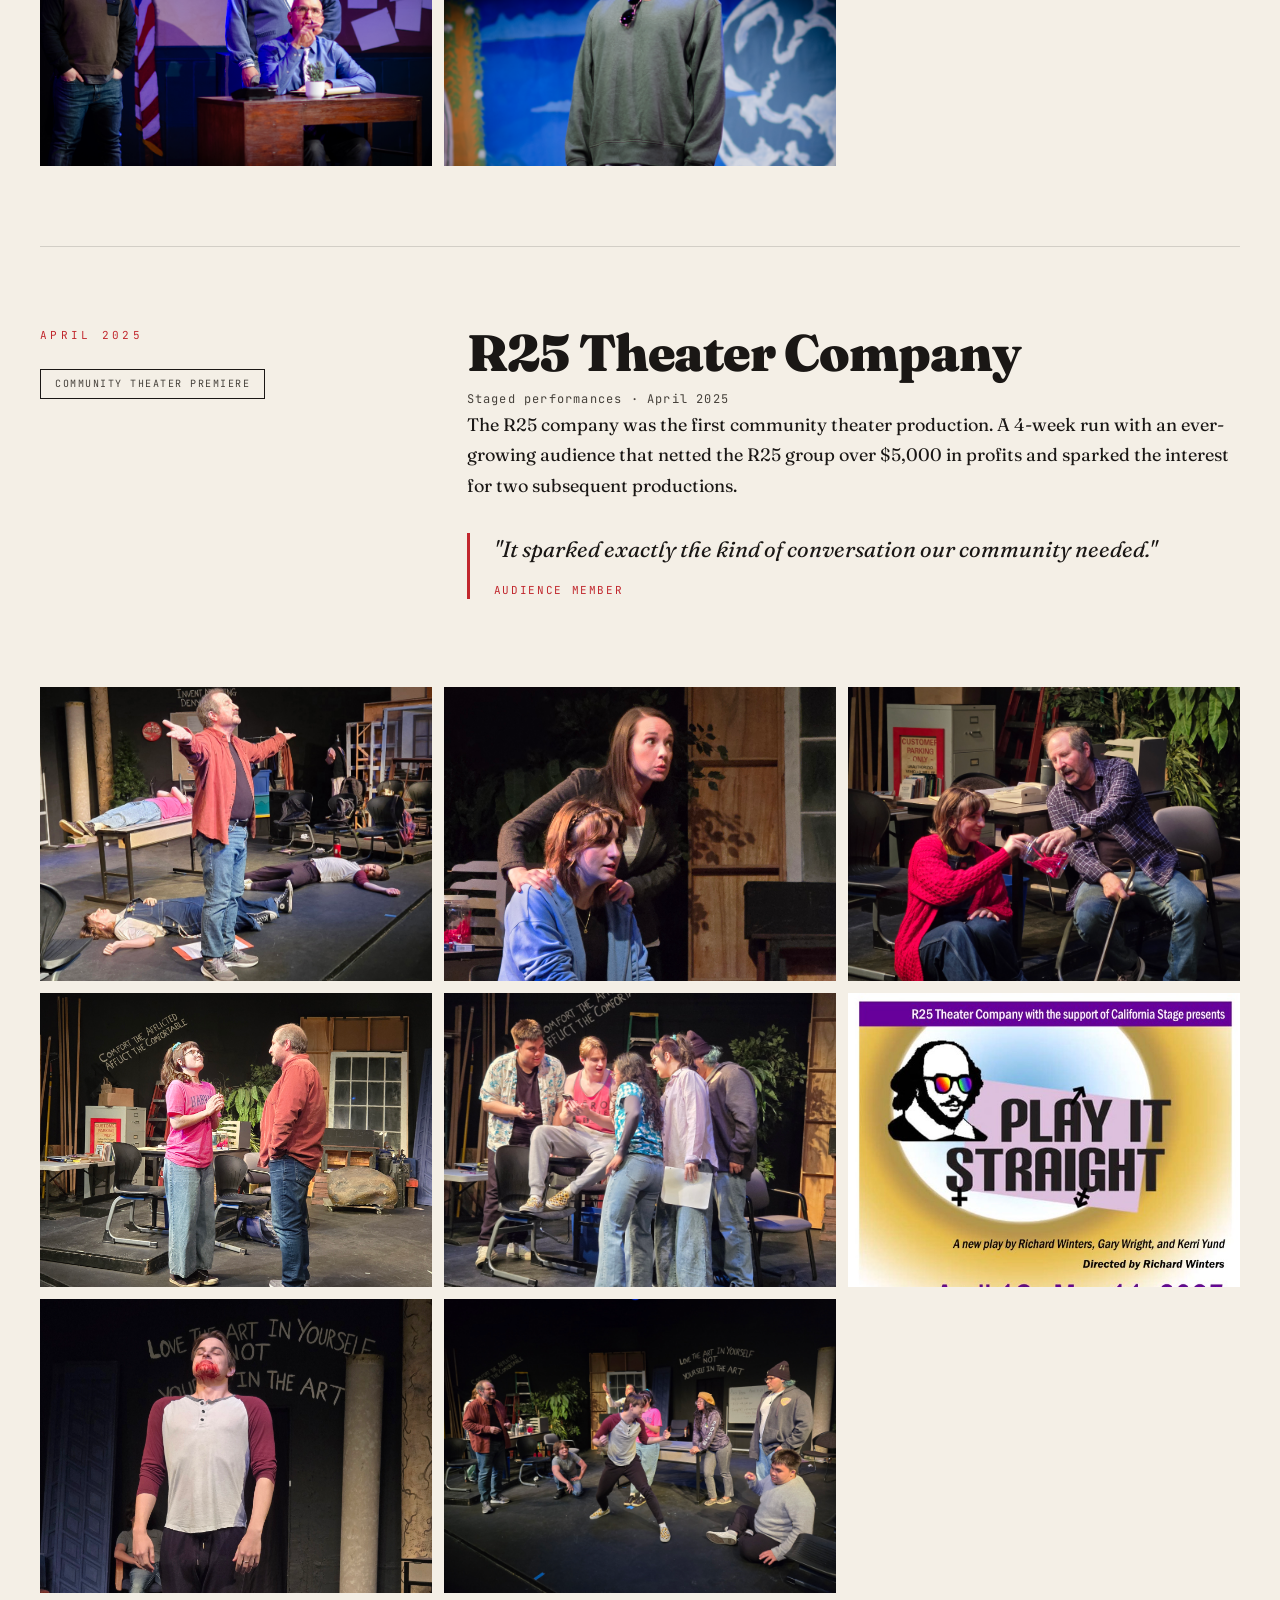
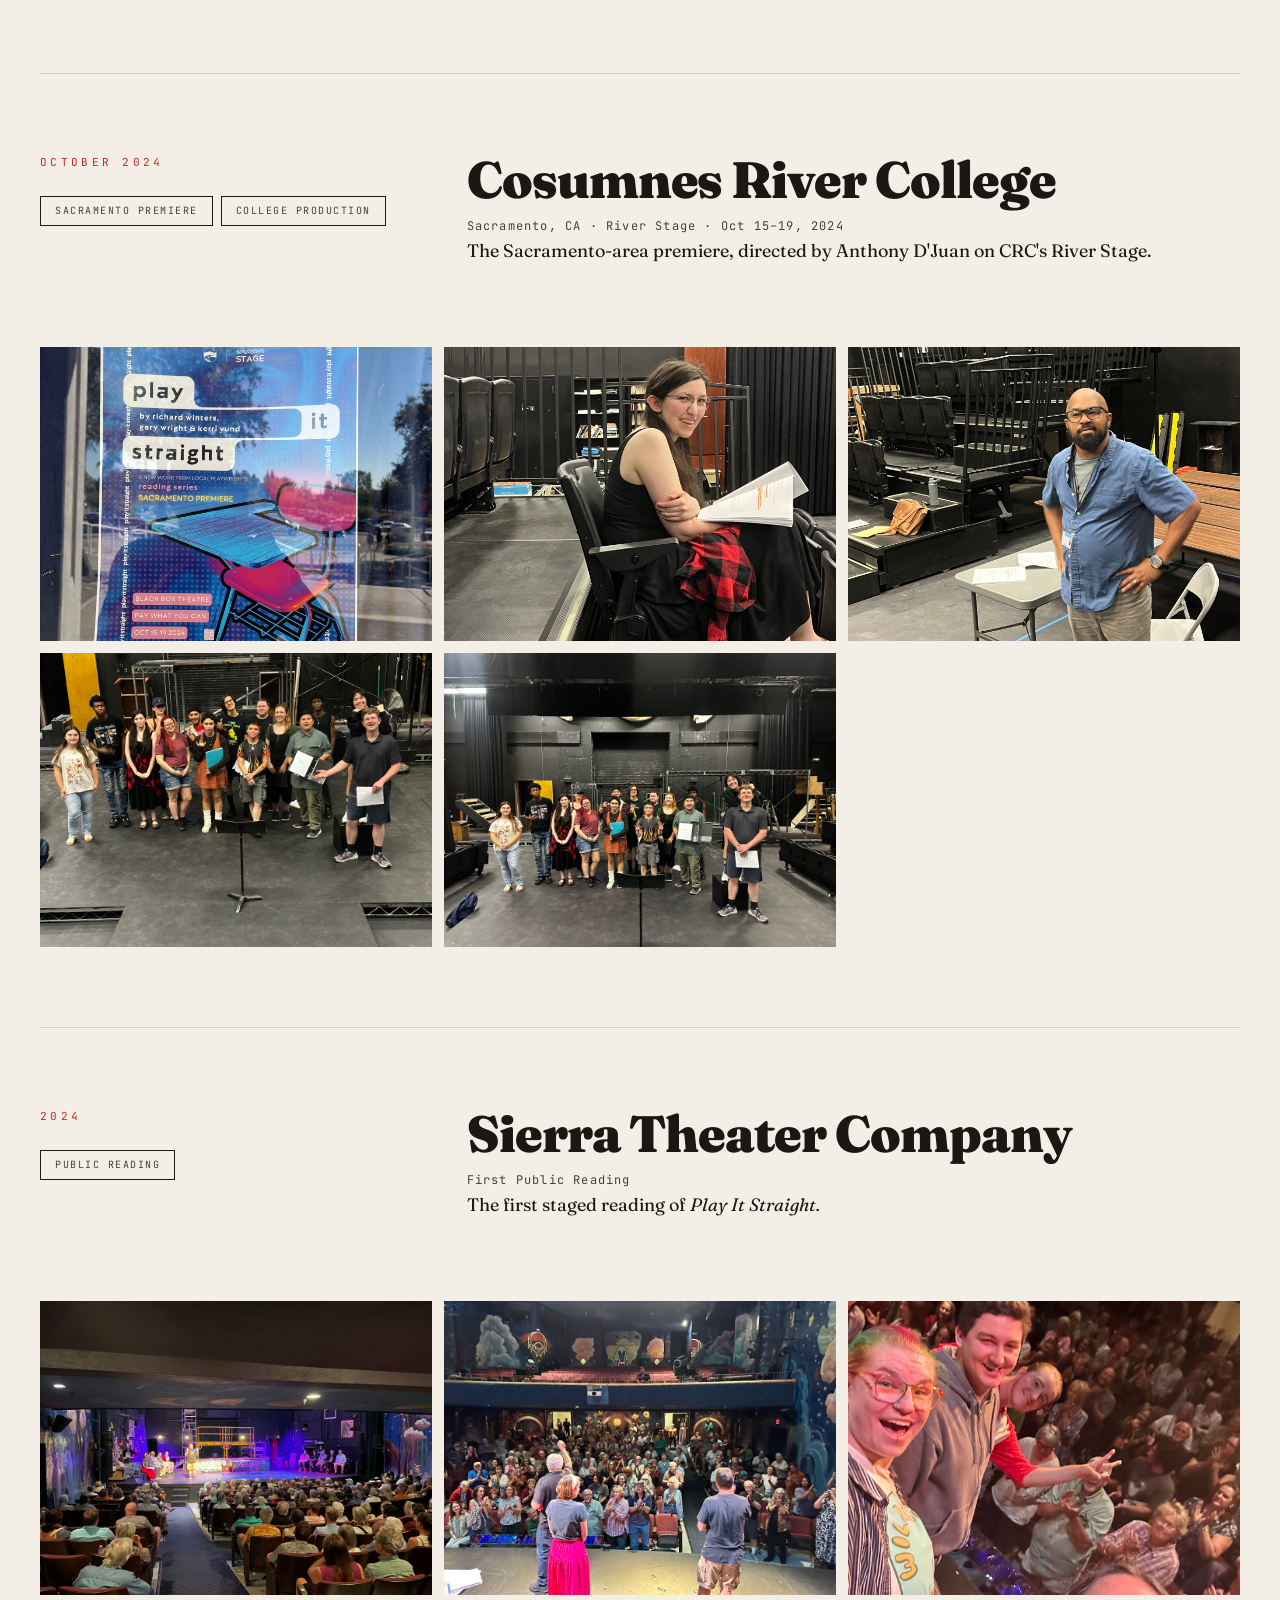
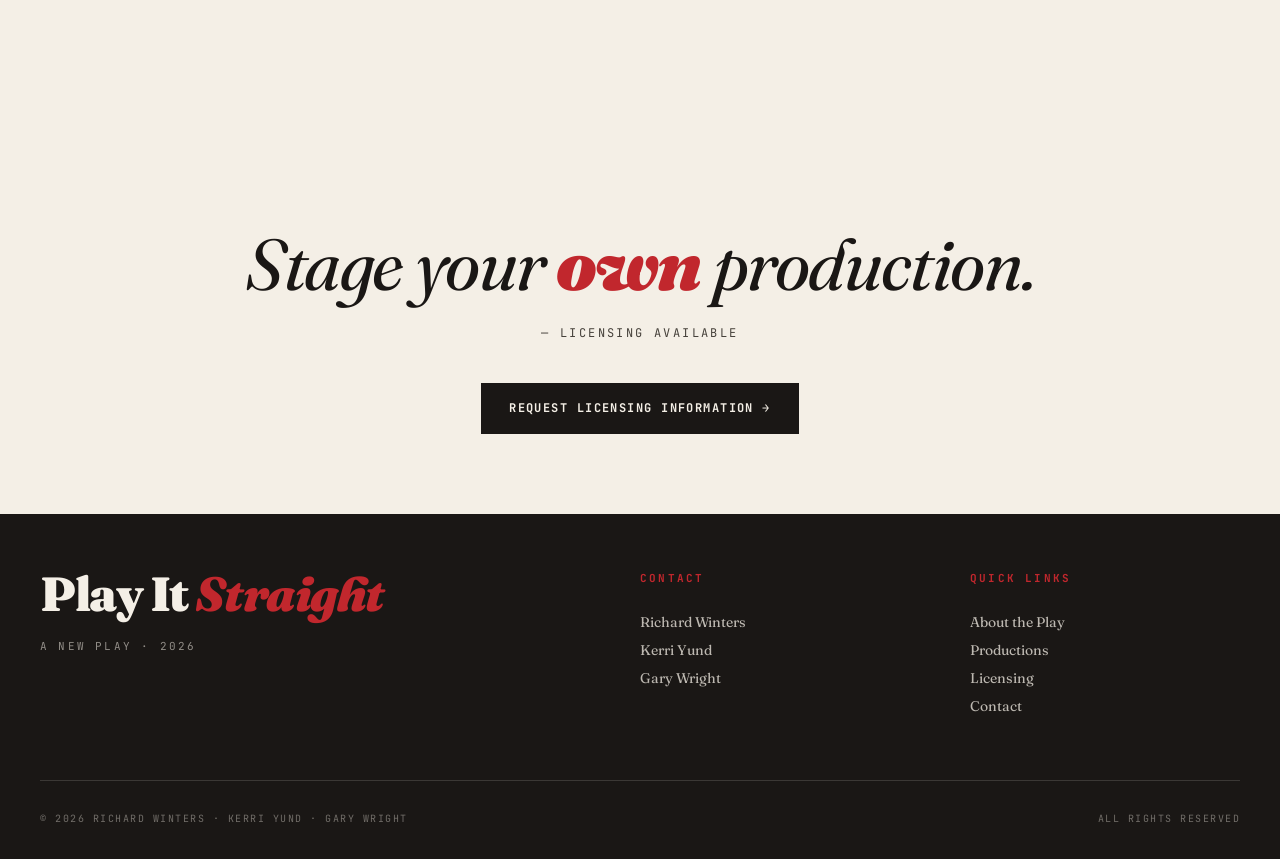
<file: productions.html>
<!DOCTYPE html>
<html lang="en"><head>
  <meta charset="utf-8">
  <meta name="viewport" content="width=device-width, initial-scale=1">
  <title>Productions | Play It Straight</title>
  <meta name="description" content="An archive of past productions of Play It Straight — venues, creative teams, and photos.">
  <link rel="preconnect" href="https://fonts.googleapis.com">
  <link rel="preconnect" href="https://fonts.gstatic.com" crossorigin="">
  <link href="https://fonts.googleapis.com/css2?family=Fraunces:ital,opsz,wght@0,9..144,400;0,9..144,700;0,9..144,900;1,9..144,400&amp;family=JetBrains+Mono:wght@400;700&amp;display=swap" rel="stylesheet">
  <link rel="stylesheet" href="css/styles.css">
  <link rel="icon" type="image/svg+xml" href="data:image/svg+xml,%3Csvg xmlns=%22http://www.w3.org/2000/svg%22 viewBox=%220 0 64 64%22%3E%3Crect width=%2264%22 height=%2264%22 fill=%22%23c1272d%22 rx=%228%22/%3E%3Ctext x=%2232%22 y=%2245%22 font-family=%22Georgia,serif%22 font-size=%2238%22 font-weight=%22900%22 fill=%22%23f4efe6%22 text-anchor=%22middle%22%3EP%3C/text%3E%3C/svg%3E">
  <link rel="canonical" href="https://play-it-straight.com/productions">
  <meta property="og:type" content="website">
  <meta property="og:url" content="https://play-it-straight.com/productions">
  <meta property="og:title" content="Productions &amp; Gallery | Play It Straight">
  <meta property="og:description" content="Past productions, table reads, and staged readings of Play It Straight — with photos from Theatre on the Ridge, Sacramento City College, R25 Theater Company, Actors Theater of West Michigan, Cosumnes River College, and Sierra Theater Company.">
  <meta property="og:image" content="https://play-it-straight.com/images/ross-opening.jpg">
  <meta property="og:image:width" content="1200">
  <meta property="og:image:height" content="800">
  <meta property="og:site_name" content="Play It Straight">
  <meta name="twitter:card" content="summary_large_image">
  <meta name="twitter:title" content="Productions &amp; Gallery | Play It Straight">
  <meta name="twitter:description" content="Past productions, table reads, and staged readings of Play It Straight — with photos from Theatre on the Ridge, Sacramento City College, R25 Theater Company, Actors Theater of West Michigan, Cosumnes River College, and Sierra Theater Company.">
  <meta name="twitter:image" content="https://play-it-straight.com/images/ross-opening.jpg">
<style>
    #edit-toolbar {
      position: fixed; bottom: 20px; right: 20px; z-index: 99999;
      display: flex; gap: 8px; align-items: center;
      font-family: -apple-system, system-ui, sans-serif; font-size: 13px;
    }
    #edit-toolbar button {
      background: #1a1715; color: #f4efe6; border: 1px solid #1a1715;
      padding: 10px 14px; border-radius: 6px; cursor: pointer;
      font: inherit; letter-spacing: 0.02em;
      box-shadow: 0 4px 12px rgba(0,0,0,0.25);
    }
    #edit-toolbar button.primary { background: #c1272d; border-color: #c1272d; }
    #edit-toolbar button:hover { opacity: 0.88; }
    #edit-toolbar .status { color: #1a1715; background: rgba(244,239,230,0.95);
      padding: 6px 10px; border-radius: 4px; }
    body.editing [contenteditable="true"] {
      outline: 1px dashed rgba(193,39,45,0.45);
      outline-offset: 2px;
    }
    body.editing [contenteditable="true"]:hover {
      outline: 1px solid rgba(193,39,45,0.85);
    }
    body.editing [contenteditable="true"]:focus {
      outline: 2px solid #c1272d;
      background: rgba(255,255,200,0.4);
    }
  </style><style>
    #edit-toolbar {
      position: fixed; bottom: 20px; right: 20px; z-index: 99999;
      display: flex; gap: 8px; align-items: center;
      font-family: -apple-system, system-ui, sans-serif; font-size: 13px;
    }
    #edit-toolbar button {
      background: #1a1715; color: #f4efe6; border: 1px solid #1a1715;
      padding: 10px 14px; border-radius: 6px; cursor: pointer;
      font: inherit; letter-spacing: 0.02em;
      box-shadow: 0 4px 12px rgba(0,0,0,0.25);
    }
    #edit-toolbar button.primary { background: #c1272d; border-color: #c1272d; }
    #edit-toolbar button:hover { opacity: 0.88; }
    #edit-toolbar .status { color: #1a1715; background: rgba(244,239,230,0.95);
      padding: 6px 10px; border-radius: 4px; }
    body.editing [contenteditable="true"] {
      outline: 1px dashed rgba(193,39,45,0.45);
      outline-offset: 2px;
    }
    body.editing [contenteditable="true"]:hover {
      outline: 1px solid rgba(193,39,45,0.85);
    }
    body.editing [contenteditable="true"]:focus {
      outline: 2px solid #c1272d;
      background: rgba(255,255,200,0.4);
    }
  </style><style>
    #edit-toolbar {
      position: fixed; bottom: 20px; right: 20px; z-index: 99999;
      display: flex; gap: 8px; align-items: center;
      font-family: -apple-system, system-ui, sans-serif; font-size: 13px;
    }
    #edit-toolbar button {
      background: #1a1715; color: #f4efe6; border: 1px solid #1a1715;
      padding: 10px 14px; border-radius: 6px; cursor: pointer;
      font: inherit; letter-spacing: 0.02em;
      box-shadow: 0 4px 12px rgba(0,0,0,0.25);
    }
    #edit-toolbar button.primary { background: #c1272d; border-color: #c1272d; }
    #edit-toolbar button:hover { opacity: 0.88; }
    #edit-toolbar .status { color: #1a1715; background: rgba(244,239,230,0.95);
      padding: 6px 10px; border-radius: 4px; }
    body.editing [contenteditable="true"] {
      outline: 1px dashed rgba(193,39,45,0.45);
      outline-offset: 2px;
    }
    body.editing [contenteditable="true"]:hover {
      outline: 1px solid rgba(193,39,45,0.85);
    }
    body.editing [contenteditable="true"]:focus {
      outline: 2px solid #c1272d;
      background: rgba(255,255,200,0.4);
    }
  </style><style>
    #edit-toolbar {
      position: fixed; bottom: 20px; right: 20px; z-index: 99999;
      display: flex; gap: 8px; align-items: center;
      font-family: -apple-system, system-ui, sans-serif; font-size: 13px;
    }
    #edit-toolbar button {
      background: #1a1715; color: #f4efe6; border: 1px solid #1a1715;
      padding: 10px 14px; border-radius: 6px; cursor: pointer;
      font: inherit; letter-spacing: 0.02em;
      box-shadow: 0 4px 12px rgba(0,0,0,0.25);
    }
    #edit-toolbar button.primary { background: #c1272d; border-color: #c1272d; }
    #edit-toolbar button:hover { opacity: 0.88; }
    #edit-toolbar .status { color: #1a1715; background: rgba(244,239,230,0.95);
      padding: 6px 10px; border-radius: 4px; }
    body.editing [contenteditable="true"] {
      outline: 1px dashed rgba(193,39,45,0.45);
      outline-offset: 2px;
    }
    body.editing [contenteditable="true"]:hover {
      outline: 1px solid rgba(193,39,45,0.85);
    }
    body.editing [contenteditable="true"]:focus {
      outline: 2px solid #c1272d;
      background: rgba(255,255,200,0.4);
    }
  </style></head>
<body class="">
  <a class="skip-link" href="#main">Skip to content</a>

  <nav>
    <a href="index.html" class="logo">Play It Straight</a>
    <ul>
      <li><a href="about.html">About</a></li>
      <li><a href="themes.html">Themes</a></li>
      <li><a href="testimonials.html" class="active">Reactions</a></li>
      <li><a href="productions.html" class="active">Productions</a></li>
      <li><a href="writers.html">Creation</a></li>
      <li><a href="excerpt.html">Excerpt</a></li>
      <li><a href="news.html">In The News</a></li>
      <li><a href="licensing.html">Licensing</a></li>
      <li><a href="contact.html">Contact</a></li>
    </ul>
  </nav>

  <main id="main">

    <div class="page-header">
      <div class="page-label">Production History</div>
      <h1>Past<br><em style="font-style:italic; color:var(--blood);">Productions</em></h1>
      <p>A reverse-chronological archive of productions of <em>Play It Straight</em> — venues, creative teams, and photos.</p>
    </div>

    <section class="reveal visible">

      <!-- May 2026 — Theatre on the Ridge -->
      <article class="production">
        <div class="production-header">
          <div>
            <div class="production-date">May 2026</div>
            <div class="production-meta">
              <span class="tag">Full Production</span>
              <span class="tag">Community Theater</span>
            </div>
          </div>
          <div>
            <h2 class="production-venue">Theatre on the Ridge</h2>
            <div class="production-location">Paradise, CA</div>
            <p class="production-body">A full production of <em>Play It Straight</em> at Theatre on the Ridge in Paradise, California.</p>
          </div>
        </div>
        <div class="production-photos">
          <div class="photo"><img src="images/totr-opening.jpg" alt="Opening — Theatre on the Ridge" style="object-fit: contain; background: #1a1715;"></div>
          <div class="photo"><img src="images/totr-jenny.jpg" alt="Jenny — Theatre on the Ridge"></div>
        </div>
      </article>

      <!-- 2026 — Actors Theater of West Michigan -->
      <article class="production">
        <div class="production-header">
          <div>
            <div class="production-date">2026</div>
            <div class="production-meta">
              <span class="tag">Mid-west Premiere</span>
              <span class="tag">Cast of 10</span>
            </div>
          </div>
          <div>
            <h2 class="production-venue">Actors Theater of West Michigan</h2>
            <div class="production-location">Muskegon, MI</div>
            <p class="production-body">Table read and staged development with Actors Theater of West Michigan.</p>
            <blockquote class="production-quote">
              "We love this play! I cannot think of a better play to be working on right now."<cite>ADAM BELL — Director</cite>
            </blockquote>
          </div>
        </div>
        <div class="production-photos">
          <div class="photo"><img src="images/awmi-sorry-thespis.jpg" alt="Jenny and Thespis — Actors Theater of West Michigan"></div>
          <div class="photo"><img src="images/awmi-group-scene.jpg" alt="Ross and CJ — Actors Theater of West Michigan"></div>
          <div class="photo"><img src="images/awmi-muskegon-pride.jpg" alt="Muskegon Pride Donation" style="object-fit: contain; background: #1a1715;"></div>
          <div class="photo"><img src="images/muskegon-table-read.jpg" alt="Muskegon table read"></div>
        </div>
      </article>

      <!-- Spring 2025 — Sacramento City College -->
      <article class="production">
        <div class="production-header">
          <div>
            <div class="production-date">April 2025</div>
            <div class="production-meta">
              <span class="tag">College Production</span>
              <span class="tag">Cast of 10</span>
            </div>
          </div>
          <div>
            <h2 class="production-venue">Sacramento City College</h2>
            <div class="production-location">Sacramento, CA</div>
            <p class="production-body">A college production that leaned into the script's comedic beats while preserving the emotional weight of the final act. The student ensemble brought strong chemistry and the intimate staging drew audiences into the conflict.</p>
            <blockquote class="production-quote">
              "The students owned the stage from the first line. You could hear the audience holding their breath during the inquiry scene."
              <cite>Director</cite>
            </blockquote>
          </div>
        </div>
        <div class="production-photos">
          <div class="photo"><img src="images/saccity-ross-gabe.jpg" alt="Ross and Gabe — Sacramento City College"></div>
          <div class="photo"><img src="images/saccity-beacher-hewitt.jpg" alt="Beacher and Hewitt — Sacramento City College"></div>
          <div class="photo"><img src="images/saccity-stern.jpg" alt="Stern — Sacramento City College" style="object-position: center top;"></div>
          <div class="photo"><img src="images/hewitt-gabe-morgan.jpg" alt="Hewitt, Gabe, and Morgan in rehearsal"></div>
          <div class="photo"><img src="images/saccity-cj.jpg" alt="CJ — Sacramento City College" style="object-position: center top;"></div>
        </div>
      </article>

      <!-- Spring 2025 — R25 Theater Company -->
      <article class="production">
        <div class="production-header">
          <div>
            <div class="production-date">April 2025</div>
            <div class="production-meta">
              <span class="tag">Community Theater Premiere</span>
            </div>
          </div>
          <div>
            <h2 class="production-venue">R25 Theater Company</h2>
            <div class="production-location">Staged performances · April 2025</div>
            <p class="production-body">The R25 company was the first community theater production. A 4-week run with an ever-growing audience that netted the R25 group over $5,000 in profits and sparked the interest for two subsequent productions.</p>
            <blockquote class="production-quote">
              "It sparked exactly the kind of conversation our community needed."
              <cite>Audience Member</cite>
            </blockquote>
          </div>
        </div>
        <div class="production-photos">
          <div class="photo"><img src="images/ross-opening.jpg" alt="Ross and students — R25 Theater Company"></div>
          <div class="photo"><img src="images/production-2025-04-17.jpg" alt="Hope and Hewitt — R25 Theater Company" style="object-position: center top;"></div>
          <div class="photo"><img src="images/r25-licorice.jpg" alt="Hope and Ross — R25 Theater Company"></div>
          <div class="photo"><img src="images/r25-jenny-ross.jpg" alt="Jenny and Ross — R25 Theater Company"></div>
          <div class="photo"><img src="images/r25-tiktok-challenge.jpg" alt="Tik Tok Challenge — R25 Theater Company"></div>
          <div class="photo"><img src="images/r25-flyer.jpg" alt="R25 flyer" style="object-position: center top;"></div>
          <div class="photo"><img src="images/r25-gabe.jpg" alt="IVAN — R25 Theater Company" style="object-position: center top;"></div>
          <div class="photo"><img src="images/production-2025-04-11.jpg" alt="Ensemble — R25 Theater Company"></div>
        </div>
      </article>

      <!-- 2024 — Cosumnes River College -->
      <article class="production">
        <div class="production-header">
          <div>
            <div class="production-date">October 2024</div>
            <div class="production-meta">
              <span class="tag">Sacramento Premiere</span>
              <span class="tag">College Production</span>
            </div>
          </div>
          <div>
            <h2 class="production-venue">Cosumnes River College</h2>
            <div class="production-location">Sacramento, CA · River Stage · Oct 15–19, 2024</div>
            <p class="production-body">The Sacramento-area premiere, directed by Anthony D'Juan on CRC's River Stage.</p>
          </div>
        </div>
        <div class="production-photos">
          <div class="photo"><img src="images/crc-poster-2024.jpg" alt="Play It Straight poster — CRC River Stage, Oct 15–19, 2024"></div>
          <div class="photo"><img src="images/crc-sept24-img2358.jpg" alt="Stage Manager — Cosumnes River College"></div>
          <div class="photo"><img src="images/crc-sept24-img2359.jpg" alt="Anthony D'Juan, Director — Cosumnes River College"></div>
          <div class="photo"><img src="images/crc-sept24-img5661.jpg" alt="Ensemble — Cosumnes River College rehearsal"></div>
          <div class="photo"><img src="images/crc-cast-2024.jpg" alt="Ensemble Cast — Cosumnes River College"></div>
        </div>
      </article>

      <!-- 2024 — Sierra Theater Company -->
      <article class="production">
        <div class="production-header">
          <div>
            <div class="production-date">2024</div>
            <div class="production-meta">
              <span class="tag">Public Reading</span>
            </div>
          </div>
          <div>
            <h2 class="production-venue">Sierra Theater Company</h2>
            <div class="production-location">First Public Reading</div>
            <p class="production-body">The first staged reading of <em>Play It Straight.</em></p>
          </div>
        </div>
        <div class="production-photos">
          <div class="photo"><img src="images/stc-first-reading.jpg" alt="Sierra Theater Company — First Public Reading"></div>
          <div class="photo"><img src="images/stc-first-reading-curtain.jpg" alt="Sierra Theater Company — First Reading Curtain Call"></div>
          <div class="photo"><img src="images/sierra-theater-company.jpg" alt="Sierra Theater Company — cast selfie from the stage"></div>
        </div>
      </article>

    </section>


    <section class="cta-block reveal visible">
      <div class="cta-quote">
        Stage your <span class="accent">own</span> production.
      </div>
      <div class="cta-attribution">— Licensing available</div>
      <a href="contact.html" class="btn btn-primary">Request Licensing Information →</a>
    </section>

  </main>

  <footer>
    <div class="footer-inner">
      <div>
        <div class="footer-title">Play It <em>Straight</em></div>
        <div class="footer-tag">A new play · <span data-year="">2026</span></div>
      </div>
      <div class="footer-col">
        <h4>Contact</h4>
        <a href="mailto:richardwinters11@gmail.com">Richard Winters</a>
        <a href="mailto:kerriyund@gmail.com">Kerri Yund</a>
        <a href="mailto:garyunchained@yahoo.com">Gary Wright</a>
      </div>
      <div class="footer-col">
        <h4>Quick Links</h4>
        <a href="about.html">About the Play</a>
        <a href="productions.html">Productions</a>
        <a href="licensing.html">Licensing</a>
        <a href="contact.html">Contact</a>
      </div>
    </div>
    <div class="footer-bottom">
      <div>© <span data-year="">2026</span> Richard Winters · Kerri Yund · Gary Wright</div>
      <div>All rights reserved</div>
    </div>
  </footer>

  <script src="js/main.js"></script>
  <script src="js/edit-mode.js"></script>



</body></html>
</file>
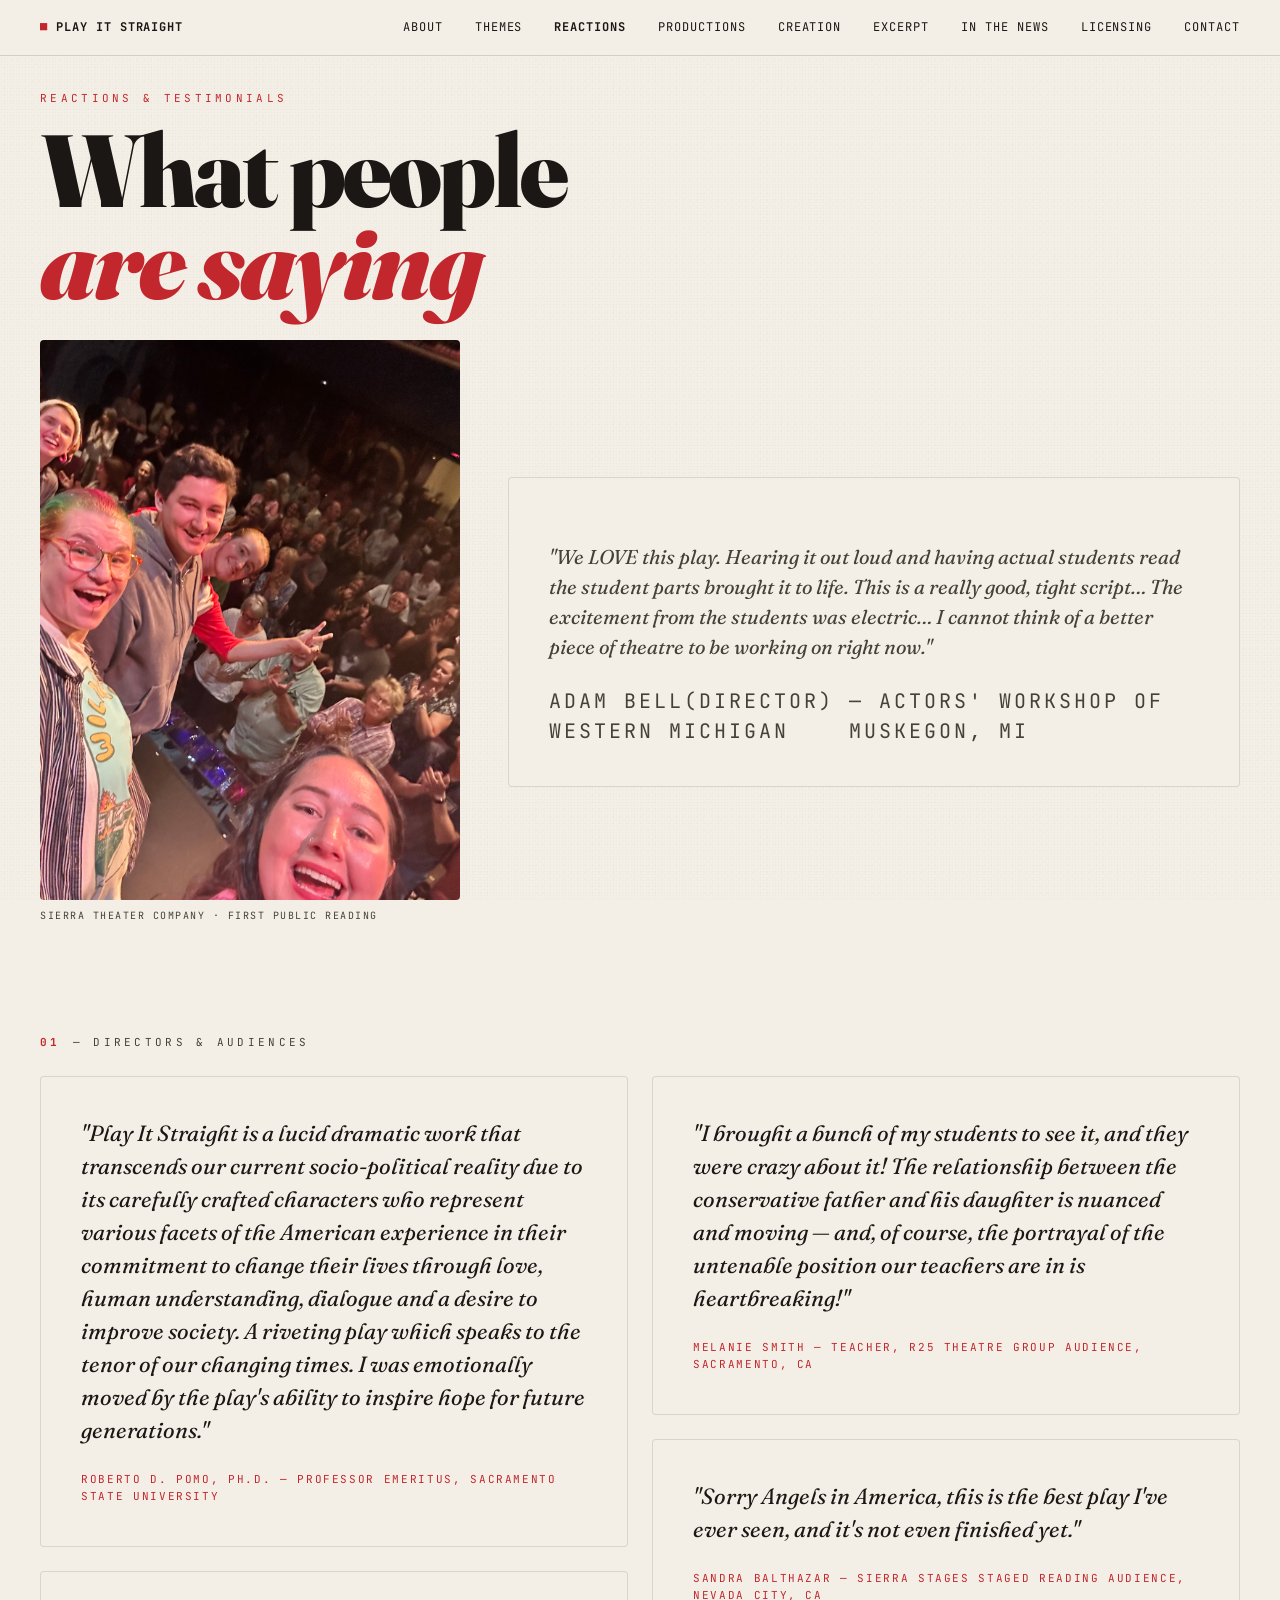
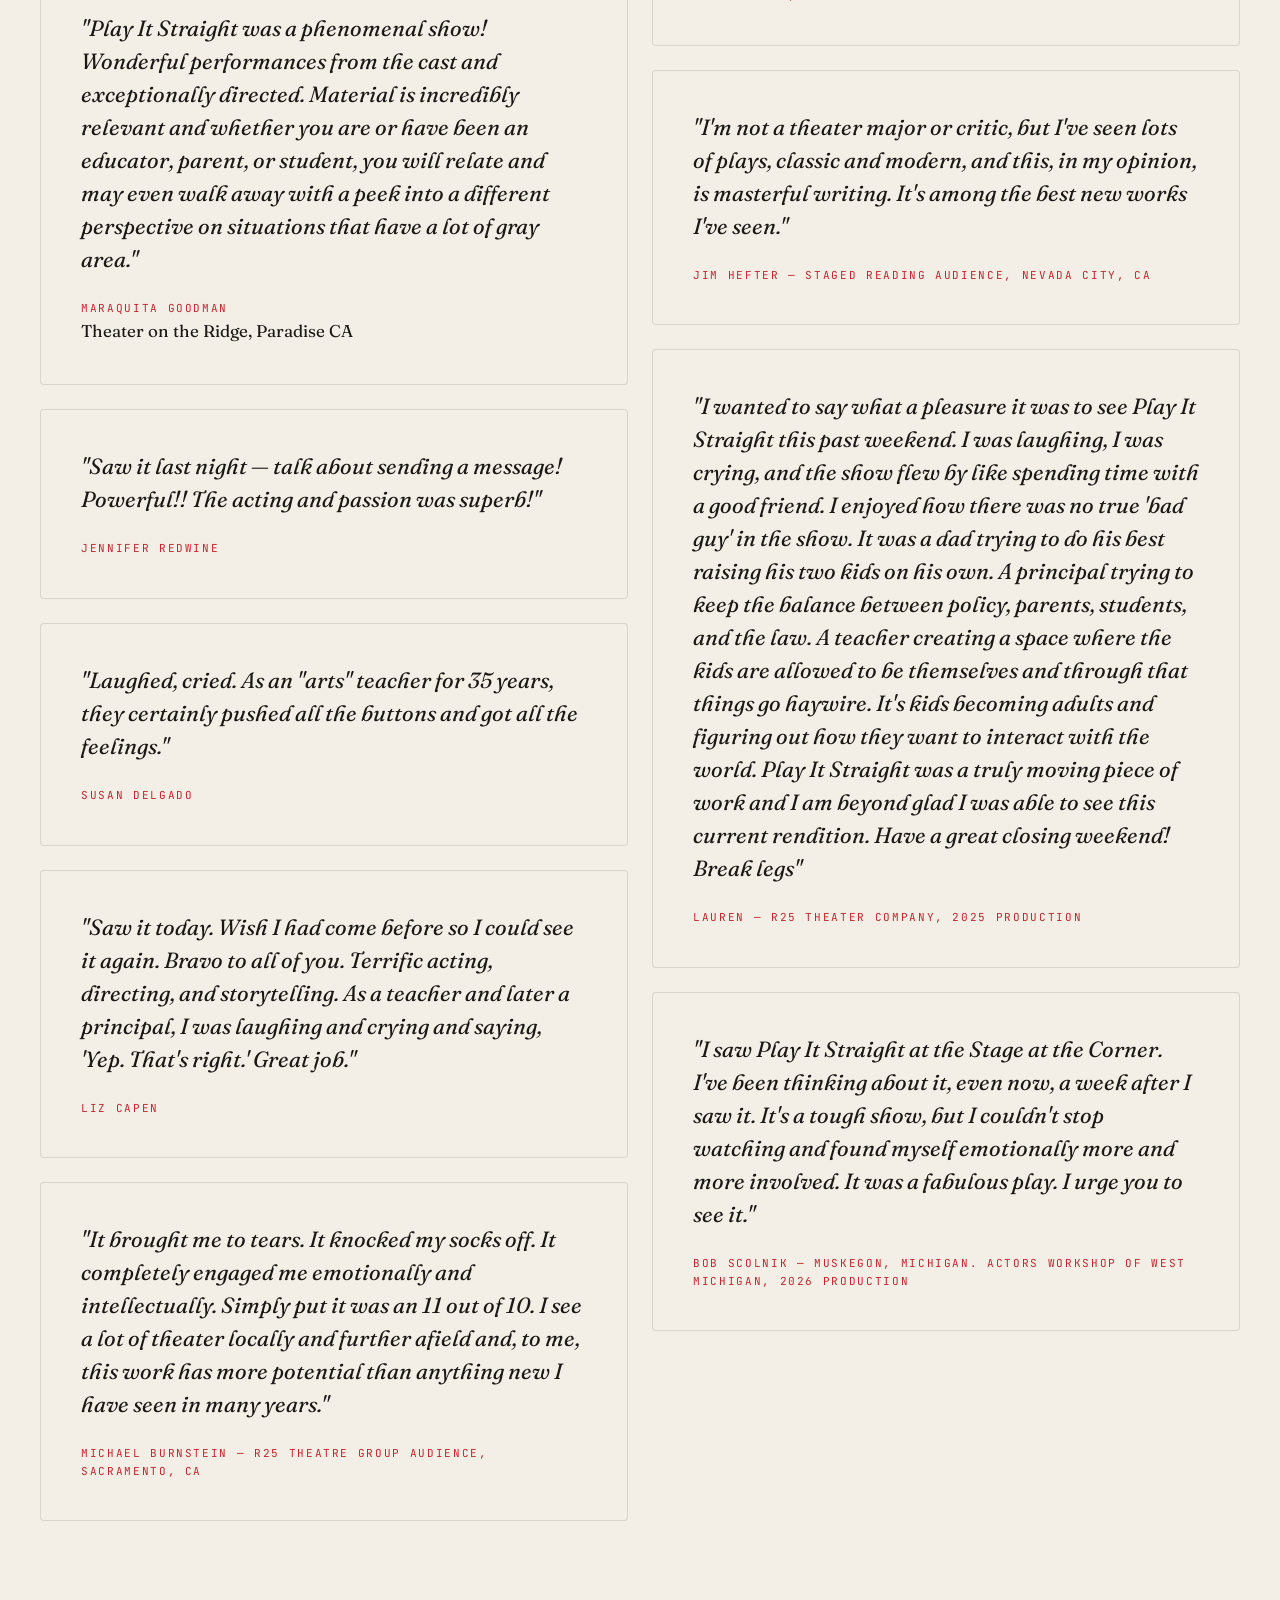
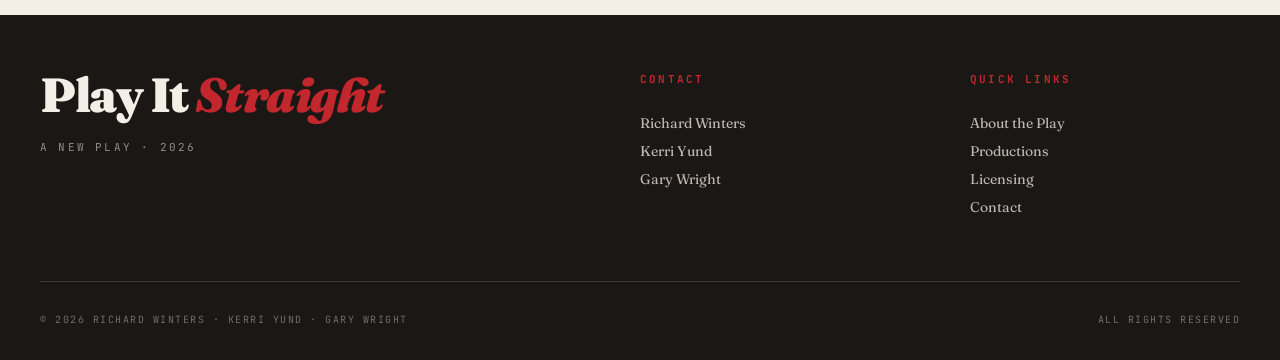
<file: testimonials.html>
<!DOCTYPE html>
<html lang="en"><head>
  <meta charset="utf-8">
  <meta name="viewport" content="width=device-width, initial-scale=1">
  <title>Reactions | Play It Straight</title>
  <meta name="description" content="Audience reactions, director reflections, and testimonials for Play It Straight.">
  <link rel="preconnect" href="https://fonts.googleapis.com">
  <link rel="preconnect" href="https://fonts.gstatic.com" crossorigin="">
  <link href="https://fonts.googleapis.com/css2?family=Fraunces:ital,opsz,wght@0,9..144,400;0,9..144,700;0,9..144,900;1,9..144,400&amp;family=JetBrains+Mono:wght@400;700&amp;display=swap" rel="stylesheet">
  <link rel="stylesheet" href="css/styles.css">
  <link rel="icon" type="image/svg+xml" href="data:image/svg+xml,%3Csvg xmlns=%22http://www.w3.org/2000/svg%22 viewBox=%220 0 64 64%22%3E%3Crect width=%2264%22 height=%2264%22 fill=%22%23c1272d%22 rx=%228%22/%3E%3Ctext x=%2232%22 y=%2245%22 font-family=%22Georgia,serif%22 font-size=%2238%22 font-weight=%22900%22 fill=%22%23f4efe6%22 text-anchor=%22middle%22%3EP%3C/text%3E%3C/svg%3E">
  <link rel="canonical" href="https://play-it-straight.com/testimonials">
  <meta property="og:type" content="website">
  <meta property="og:url" content="https://play-it-straight.com/testimonials">
  <meta property="og:title" content="Reactions | Play It Straight">
  <meta property="og:description" content="What directors, students, and audiences are saying about Play It Straight.">
  <meta property="og:image" content="https://play-it-straight.com/images/ross-opening.jpg">
  <meta property="og:image:width" content="1200">
  <meta property="og:image:height" content="800">
  <meta property="og:site_name" content="Play It Straight">
  <meta name="twitter:card" content="summary_large_image">
  <meta name="twitter:title" content="Reactions | Play It Straight">
  <meta name="twitter:description" content="What directors, students, and audiences are saying about Play It Straight.">
  <meta name="twitter:image" content="https://play-it-straight.com/images/ross-opening.jpg">
<style>
    #edit-toolbar {
      position: fixed; bottom: 20px; right: 20px; z-index: 99999;
      display: flex; gap: 8px; align-items: center;
      font-family: -apple-system, system-ui, sans-serif; font-size: 13px;
    }
    #edit-toolbar button {
      background: #1a1715; color: #f4efe6; border: 1px solid #1a1715;
      padding: 10px 14px; border-radius: 6px; cursor: pointer;
      font: inherit; letter-spacing: 0.02em;
      box-shadow: 0 4px 12px rgba(0,0,0,0.25);
    }
    #edit-toolbar button.primary { background: #c1272d; border-color: #c1272d; }
    #edit-toolbar button:hover { opacity: 0.88; }
    #edit-toolbar .status { color: #1a1715; background: rgba(244,239,230,0.95);
      padding: 6px 10px; border-radius: 4px; }
    body.editing [contenteditable="true"] {
      outline: 1px dashed rgba(193,39,45,0.45);
      outline-offset: 2px;
    }
    body.editing [contenteditable="true"]:hover {
      outline: 1px solid rgba(193,39,45,0.85);
    }
    body.editing [contenteditable="true"]:focus {
      outline: 2px solid #c1272d;
      background: rgba(255,255,200,0.4);
    }
  </style><style>
    #edit-toolbar {
      position: fixed; bottom: 20px; right: 20px; z-index: 99999;
      display: flex; gap: 8px; align-items: center;
      font-family: -apple-system, system-ui, sans-serif; font-size: 13px;
    }
    #edit-toolbar button {
      background: #1a1715; color: #f4efe6; border: 1px solid #1a1715;
      padding: 10px 14px; border-radius: 6px; cursor: pointer;
      font: inherit; letter-spacing: 0.02em;
      box-shadow: 0 4px 12px rgba(0,0,0,0.25);
    }
    #edit-toolbar button.primary { background: #c1272d; border-color: #c1272d; }
    #edit-toolbar button:hover { opacity: 0.88; }
    #edit-toolbar .status { color: #1a1715; background: rgba(244,239,230,0.95);
      padding: 6px 10px; border-radius: 4px; }
    body.editing [contenteditable="true"] {
      outline: 1px dashed rgba(193,39,45,0.45);
      outline-offset: 2px;
    }
    body.editing [contenteditable="true"]:hover {
      outline: 1px solid rgba(193,39,45,0.85);
    }
    body.editing [contenteditable="true"]:focus {
      outline: 2px solid #c1272d;
      background: rgba(255,255,200,0.4);
    }
  </style><style>
    #edit-toolbar {
      position: fixed; bottom: 20px; right: 20px; z-index: 99999;
      display: flex; gap: 8px; align-items: center;
      font-family: -apple-system, system-ui, sans-serif; font-size: 13px;
    }
    #edit-toolbar button {
      background: #1a1715; color: #f4efe6; border: 1px solid #1a1715;
      padding: 10px 14px; border-radius: 6px; cursor: pointer;
      font: inherit; letter-spacing: 0.02em;
      box-shadow: 0 4px 12px rgba(0,0,0,0.25);
    }
    #edit-toolbar button.primary { background: #c1272d; border-color: #c1272d; }
    #edit-toolbar button:hover { opacity: 0.88; }
    #edit-toolbar .status { color: #1a1715; background: rgba(244,239,230,0.95);
      padding: 6px 10px; border-radius: 4px; }
    body.editing [contenteditable="true"] {
      outline: 1px dashed rgba(193,39,45,0.45);
      outline-offset: 2px;
    }
    body.editing [contenteditable="true"]:hover {
      outline: 1px solid rgba(193,39,45,0.85);
    }
    body.editing [contenteditable="true"]:focus {
      outline: 2px solid #c1272d;
      background: rgba(255,255,200,0.4);
    }
  </style><style>
    #edit-toolbar {
      position: fixed; bottom: 20px; right: 20px; z-index: 99999;
      display: flex; gap: 8px; align-items: center;
      font-family: -apple-system, system-ui, sans-serif; font-size: 13px;
    }
    #edit-toolbar button {
      background: #1a1715; color: #f4efe6; border: 1px solid #1a1715;
      padding: 10px 14px; border-radius: 6px; cursor: pointer;
      font: inherit; letter-spacing: 0.02em;
      box-shadow: 0 4px 12px rgba(0,0,0,0.25);
    }
    #edit-toolbar button.primary { background: #c1272d; border-color: #c1272d; }
    #edit-toolbar button:hover { opacity: 0.88; }
    #edit-toolbar .status { color: #1a1715; background: rgba(244,239,230,0.95);
      padding: 6px 10px; border-radius: 4px; }
    body.editing [contenteditable="true"] {
      outline: 1px dashed rgba(193,39,45,0.45);
      outline-offset: 2px;
    }
    body.editing [contenteditable="true"]:hover {
      outline: 1px solid rgba(193,39,45,0.85);
    }
    body.editing [contenteditable="true"]:focus {
      outline: 2px solid #c1272d;
      background: rgba(255,255,200,0.4);
    }
  </style><style>
    #edit-toolbar {
      position: fixed; bottom: 20px; right: 20px; z-index: 99999;
      display: flex; gap: 8px; align-items: center;
      font-family: -apple-system, system-ui, sans-serif; font-size: 13px;
    }
    #edit-toolbar button {
      background: #1a1715; color: #f4efe6; border: 1px solid #1a1715;
      padding: 10px 14px; border-radius: 6px; cursor: pointer;
      font: inherit; letter-spacing: 0.02em;
      box-shadow: 0 4px 12px rgba(0,0,0,0.25);
    }
    #edit-toolbar button.primary { background: #c1272d; border-color: #c1272d; }
    #edit-toolbar button:hover { opacity: 0.88; }
    #edit-toolbar .status { color: #1a1715; background: rgba(244,239,230,0.95);
      padding: 6px 10px; border-radius: 4px; }
    body.editing [contenteditable="true"] {
      outline: 1px dashed rgba(193,39,45,0.45);
      outline-offset: 2px;
    }
    body.editing [contenteditable="true"]:hover {
      outline: 1px solid rgba(193,39,45,0.85);
    }
    body.editing [contenteditable="true"]:focus {
      outline: 2px solid #c1272d;
      background: rgba(255,255,200,0.4);
    }
  </style></head>
<body class="">
  <a class="skip-link" href="#main">Skip to content</a>

  <nav>
    <a href="index.html" class="logo">Play It Straight</a>
    <ul>
      <li><a href="about.html">About</a></li>
      <li><a href="themes.html">Themes</a></li>
      <li><a href="testimonials.html" class="active">Reactions</a></li>
      <li><a href="productions.html">Productions</a></li>
      <li><a href="writers.html">Creation</a></li>
      <li><a href="excerpt.html">Excerpt</a></li>
      <li><a href="news.html">In The News</a></li>
      <li><a href="licensing.html">Licensing</a></li>
      <li><a href="contact.html">Contact</a></li>
    </ul>
  </nav>

  <main id="main">

    <div class="page-header">
      <div class="page-label">Reactions &amp; Testimonials</div>
      <h1>What people<br><em style="font-style:italic; color:var(--blood);">are saying</em></h1>
      <div style="display:grid; grid-template-columns:420px 1fr; gap:48px; align-items:center; margin-top:32px;">
        <figure style="margin:0;">
          <img src="images/sierra-theater-company.jpg" alt="Sierra Theater Company — cast selfie from the stage" style="width:100%; height:auto; display:block; border-radius:4px;">
          <figcaption class="photo-caption" style="margin-top:8px;">Sierra Theater Company · First Public Reading</figcaption>
        </figure>
        <div class="testimonial-card" style="margin:0;">
          <p class="testimonial-quote">"We LOVE this play. Hearing it out loud and having actual students read the student parts brought it to life. This is a really good, tight script… The excitement from the students was electric… I cannot think of a better piece of theatre to be working on right now."</p>
          <p class="testimonial-attr">Adam Bell(director) — Actors' Workshop of Western Michigan&nbsp; &nbsp; Muskegon, MI</p>
        </div>
      </div>
    </div>

    <section class="reveal visible">
      <div class="section-label"><span class="num">01</span> — Directors &amp; Audiences</div>
      <div class="testimonials-grid">
        <div class="testimonial-card">
          <p class="testimonial-quote">"Play It Straight is a lucid dramatic work that transcends our current socio-political reality due to its carefully crafted characters who represent various facets of the American experience in their commitment to change their lives through love, human understanding, dialogue and a desire to improve society. A riveting play which speaks to the tenor of our changing times. I was emotionally moved by the play's ability to inspire hope for future generations."</p>
          <p class="testimonial-attr">Roberto D. Pomo, Ph.D. — Professor Emeritus, Sacramento State University</p>
        </div>
        <div class="testimonial-card">
          <p class="testimonial-quote">"Play It Straight was a phenomenal show! Wonderful performances from the cast and exceptionally directed. Material is incredibly relevant and whether you are or have been an educator, parent, or student, you will relate and may even walk away with a peek into a different perspective on situations that have a lot of gray area."</p>
          <p class="testimonial-attr">Maraquita Goodman<div>Theater on the Ridge, Paradise CA</div></p>
        </div>
        <div class="testimonial-card">
          <p class="testimonial-quote">"Saw it last night — talk about sending a message! Powerful!! The acting and passion was superb!"</p>
          <p class="testimonial-attr">Jennifer Redwine</p>
        </div>
        <div class="testimonial-card">
          <p class="testimonial-quote">"Laughed, cried. As an "arts" teacher for 35 years, they certainly pushed all the buttons and got all the feelings."</p>
          <p class="testimonial-attr">Susan Delgado</p>
        </div>
        <div class="testimonial-card">
          <p class="testimonial-quote">"Saw it today. Wish I had come before so I could see it again. Bravo to all of you. Terrific acting, directing, and storytelling. As a teacher and later a principal, I was laughing and crying and saying, 'Yep. That's right.' Great job."</p>
          <p class="testimonial-attr">Liz Capen</p>
        </div>
        <div class="testimonial-card">
          <p class="testimonial-quote">"It brought me to tears. It knocked my socks off. It completely engaged me emotionally and intellectually. Simply put it was an 11 out of 10. I see a lot of theater locally and further afield and, to me, this work has more potential than anything new I have seen in many years."</p>
          <p class="testimonial-attr">Michael Burnstein — R25 Theatre Group audience, Sacramento, CA</p>
        </div>
        <div class="testimonial-card">
          <p class="testimonial-quote">"I brought a bunch of my students to see it, and they were crazy about it! The relationship between the conservative father and his daughter is nuanced and moving — and, of course, the portrayal of the untenable position our teachers are in is heartbreaking!"</p>
          <p class="testimonial-attr">Melanie Smith — teacher, R25 Theatre Group audience, Sacramento, CA</p>
        </div>
        <div class="testimonial-card">
          <p class="testimonial-quote">"Sorry <em>Angels in America</em>, this is the best play I've ever seen, and it's not even finished yet."</p>
          <p class="testimonial-attr">Sandra Balthazar — Sierra Stages staged reading audience, Nevada City, CA</p>
        </div>
        <div class="testimonial-card">
          <p class="testimonial-quote">"I'm not a theater major or critic, but I've seen lots of plays, classic and modern, and this, in my opinion, is masterful writing. It's among the best new works I've seen."</p>
          <p class="testimonial-attr">Jim Hefter — staged reading audience, Nevada City, CA</p>
        </div>
        <div class="testimonial-card">
          <p class="testimonial-quote">"I wanted to say what a pleasure it was to see Play It Straight this past weekend. I was laughing, I was crying, and the show flew by like spending time with a good friend. I enjoyed how there was no true 'bad guy' in the show. It was a dad trying to do his best raising his two kids on his own. A principal trying to keep the balance between policy, parents, students, and the law. A teacher creating a space where the kids are allowed to be themselves and through that things go haywire. It's kids becoming adults and figuring out how they want to interact with the world. Play It Straight was a truly moving piece of work and I am beyond glad I was able to see this current rendition. Have a great closing weekend! Break legs"</p>
          <p class="testimonial-attr">Lauren — R25 Theater Company, 2025 Production</p>
        </div>
        <div class="testimonial-card">
          <p class="testimonial-quote">"I saw Play It Straight at the Stage at the Corner. I've been thinking about it, even now, a week after I saw it. It's a tough show, but I couldn't stop watching and found myself emotionally more and more involved. It was a fabulous play. I urge you to see it."</p>
          <p class="testimonial-attr">Bob Scolnik — Muskegon, Michigan. Actors Workshop of West Michigan, 2026 Production</p>
        </div>
      </div>
    </section>

  </main>

  <footer>
    <div class="footer-inner">
      <div>
        <div class="footer-title">Play It <em>Straight</em></div>
        <div class="footer-tag">A new play · <span data-year="">2026</span></div>
      </div>
      <div class="footer-col">
        <h4>Contact</h4>
        <a href="mailto:richardwinters11@gmail.com">Richard Winters</a>
        <a href="mailto:kerriyund@gmail.com">Kerri Yund</a>
        <a href="mailto:garyunchained@yahoo.com">Gary Wright</a>
      </div>
      <div class="footer-col">
        <h4>Quick Links</h4>
        <a href="about.html">About the Play</a>
        <a href="productions.html">Productions</a>
        <a href="licensing.html">Licensing</a>
        <a href="contact.html">Contact</a>
      </div>
    </div>
    <div class="footer-bottom">
      <div>© <span data-year="">2026</span> Richard Winters · Kerri Yund · Gary Wright</div>
      <div>All rights reserved</div>
    </div>
  </footer>

  <script src="js/main.js"></script>
  <script src="js/edit-mode.js"></script>


</body></html>
</file>
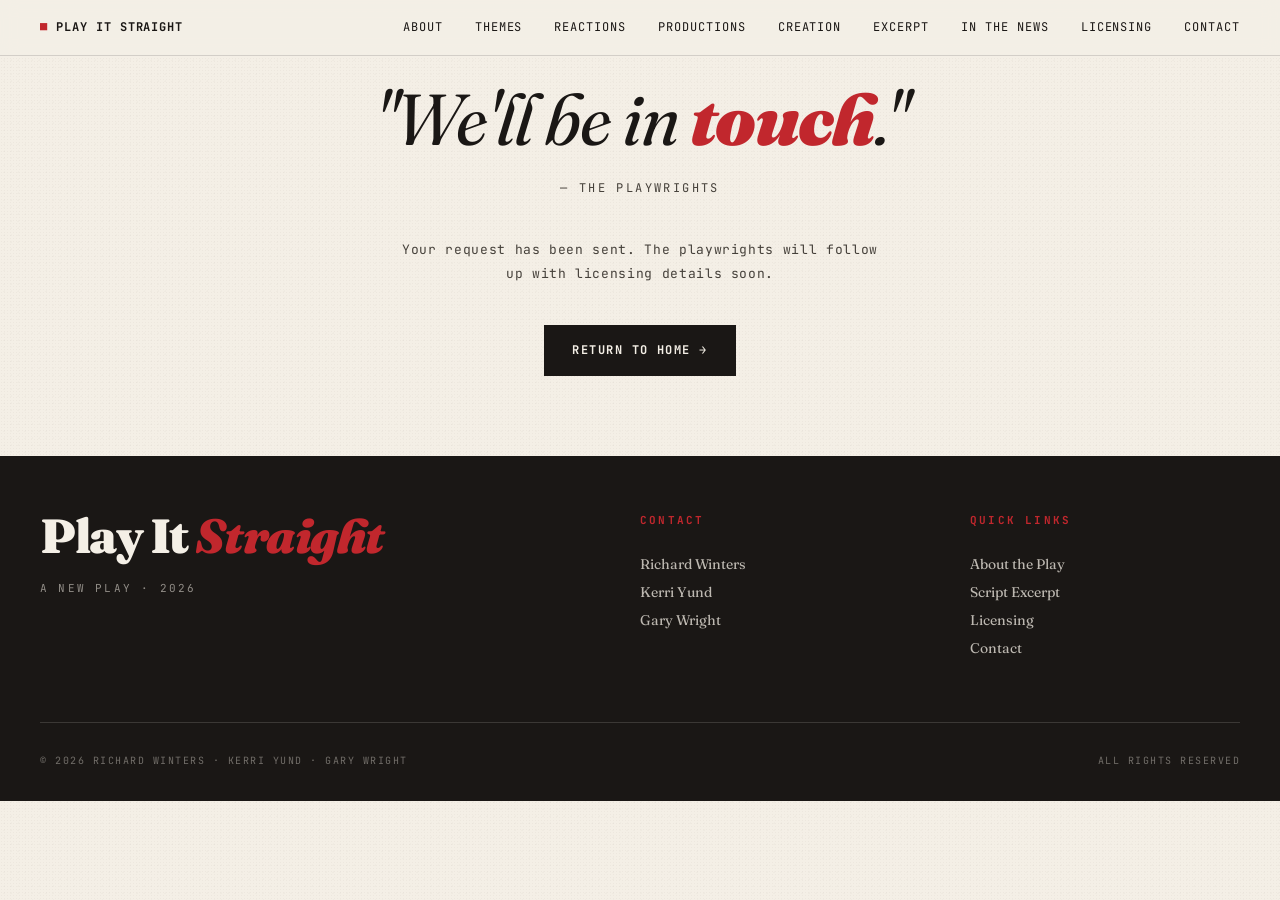
<file: thank-you.html>
<!DOCTYPE html>
<html lang="en">
<head>
  <meta charset="utf-8" />
  <meta name="viewport" content="width=device-width, initial-scale=1" />
  <title>Thank You | Play It Straight</title>
  <meta name="description" content="Thank you for requesting licensing information for Play It Straight." />
  <link rel="preconnect" href="https://fonts.googleapis.com">
  <link rel="preconnect" href="https://fonts.gstatic.com" crossorigin>
  <link href="https://fonts.googleapis.com/css2?family=Fraunces:ital,opsz,wght@0,9..144,400;0,9..144,700;0,9..144,900;1,9..144,400&family=JetBrains+Mono:wght@400;700&display=swap" rel="stylesheet">
  <link rel="stylesheet" href="css/styles.css" />
  <link rel="icon" type="image/svg+xml" href="data:image/svg+xml,%3Csvg xmlns=%22http://www.w3.org/2000/svg%22 viewBox=%220 0 64 64%22%3E%3Crect width=%2264%22 height=%2264%22 fill=%22%23c1272d%22 rx=%228%22/%3E%3Ctext x=%2232%22 y=%2245%22 font-family=%22Georgia,serif%22 font-size=%2238%22 font-weight=%22900%22 fill=%22%23f4efe6%22 text-anchor=%22middle%22%3EP%3C/text%3E%3C/svg%3E">
</head>
<body>
  <a class="skip-link" href="#main">Skip to content</a>

  <nav>
    <a href="index.html" class="logo">Play It Straight</a>
    <ul>
      <li><a href="about.html">About</a></li>
      <li><a href="themes.html">Themes</a></li>
      <li><a href="testimonials.html">Reactions</a></li>
      <li><a href="productions.html">Productions</a></li>
      <li><a href="writers.html">Creation</a></li>
      <li><a href="excerpt.html">Excerpt</a></li>
      <li><a href="news.html">In The News</a></li>
      <li><a href="licensing.html">Licensing</a></li>
      <li><a href="contact.html">Contact</a></li>
    </ul>
  </nav>

  <main id="main">
    <section class="cta-block">
      <div class="cta-quote">
        "We'll be in <span class="accent">touch</span>."
      </div>
      <div class="cta-attribution">— The Playwrights</div>
      <p style="font-family:'JetBrains Mono',monospace; font-size:13px; letter-spacing:0.05em; color:var(--ink-soft); max-width:500px; margin:0 auto 40px; line-height:1.8;">Your request has been sent. The playwrights will follow up with licensing details soon.</p>
      <a href="index.html" class="btn btn-primary">Return to Home →</a>
    </section>
  </main>

  <footer>
    <div class="footer-inner">
      <div>
        <div class="footer-title">Play It <em>Straight</em></div>
        <div class="footer-tag">A new play · <span data-year></span></div>
      </div>
      <div class="footer-col">
        <h4>Contact</h4>
        <a href="mailto:richardwinters11@gmail.com">Richard Winters</a>
        <a href="mailto:kerriyund@gmail.com">Kerri Yund</a>
        <a href="mailto:garyunchained@yahoo.com">Gary Wright</a>
      </div>
      <div class="footer-col">
        <h4>Quick Links</h4>
        <a href="about.html">About the Play</a>
        <a href="excerpt.html">Script Excerpt</a>
        <a href="licensing.html">Licensing</a>
        <a href="contact.html">Contact</a>
      </div>
    </div>
    <div class="footer-bottom">
      <div>© <span data-year></span> Richard Winters · Kerri Yund · Gary Wright</div>
      <div>All rights reserved</div>
    </div>
  </footer>

  <script src="js/main.js"></script>
  <script src="js/edit-mode.js"></script>
</body>
</html>
</file>
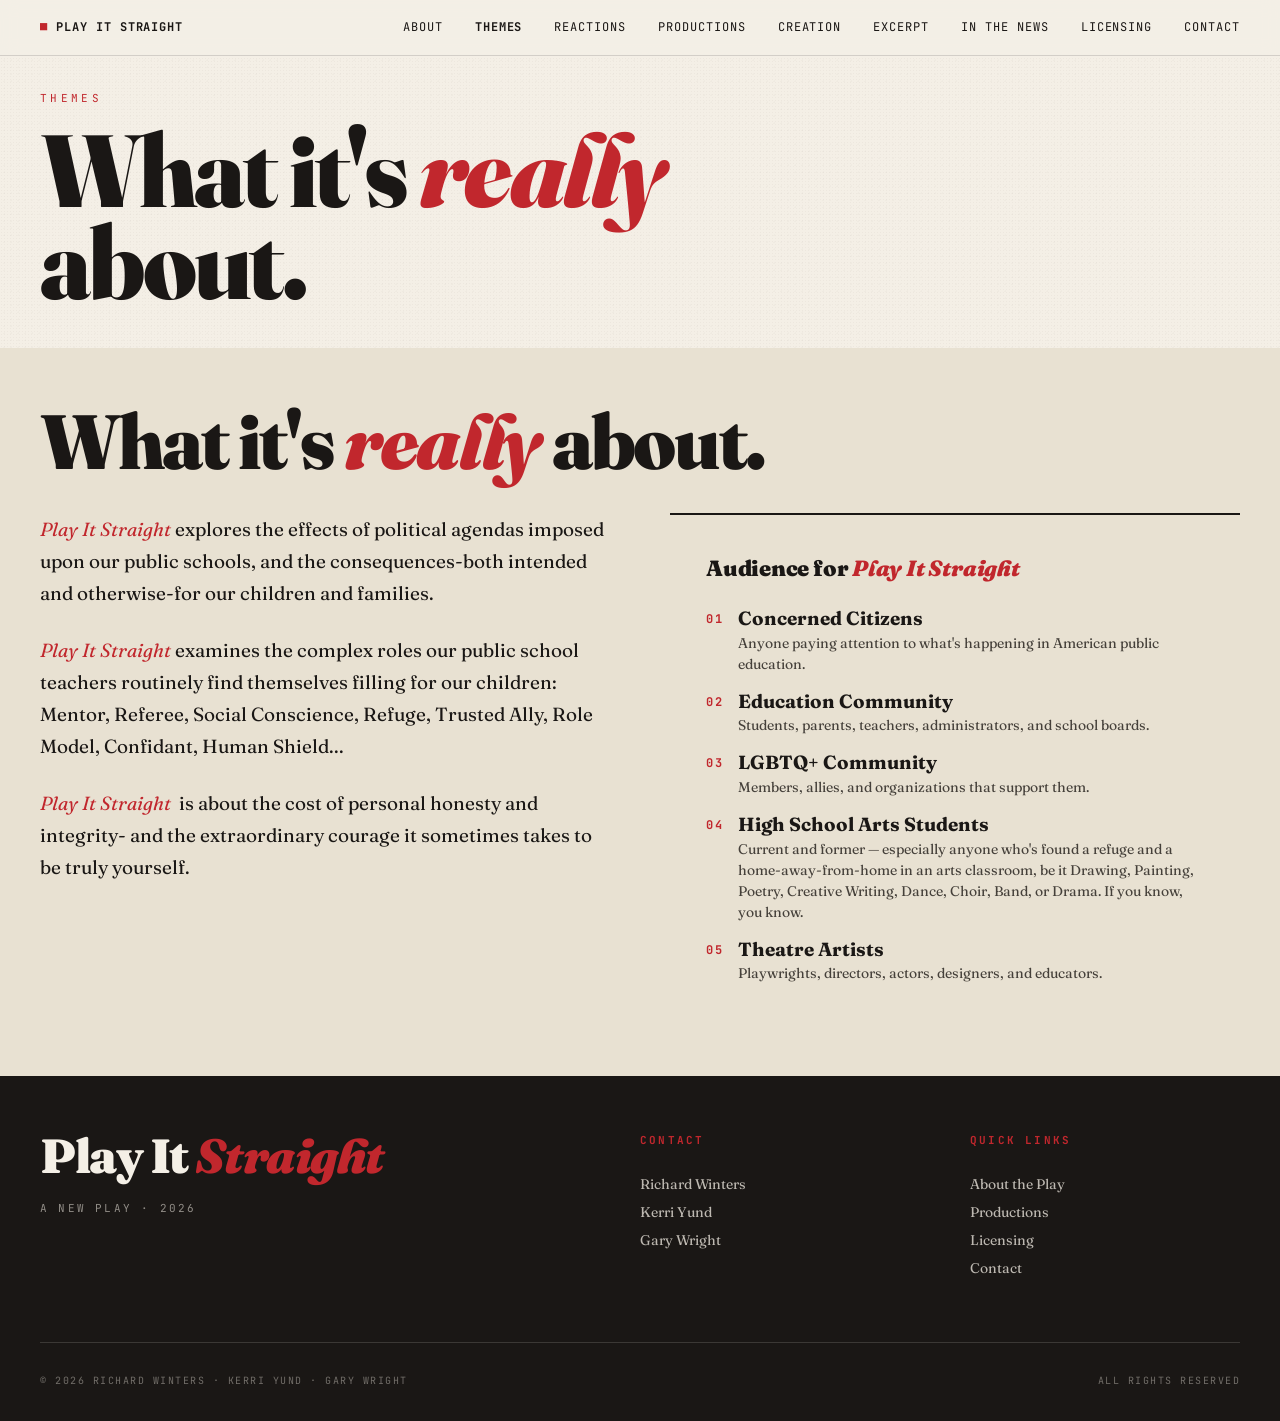
<file: themes.html>
<!DOCTYPE html>
<html lang="en"><head>
  <meta charset="utf-8">
  <meta name="viewport" content="width=device-width, initial-scale=1">
  <title>Themes | Play It Straight</title>
  <meta name="description" content="Themes and stakeholders — who Play It Straight is really about and why it matters.">
  <link rel="preconnect" href="https://fonts.googleapis.com">
  <link rel="preconnect" href="https://fonts.gstatic.com" crossorigin="">
  <link href="https://fonts.googleapis.com/css2?family=Fraunces:ital,opsz,wght@0,9..144,400;0,9..144,700;0,9..144,900;1,9..144,400&amp;family=JetBrains+Mono:wght@400;700&amp;display=swap" rel="stylesheet">
  <link rel="stylesheet" href="css/styles.css">
  <link rel="icon" type="image/svg+xml" href="data:image/svg+xml,%3Csvg xmlns=%22http://www.w3.org/2000/svg%22 viewBox=%220 0 64 64%22%3E%3Crect width=%2264%22 height=%2264%22 fill=%22%23c1272d%22 rx=%228%22/%3E%3Ctext x=%2232%22 y=%2245%22 font-family=%22Georgia,serif%22 font-size=%2238%22 font-weight=%22900%22 fill=%22%23f4efe6%22 text-anchor=%22middle%22%3EP%3C/text%3E%3C/svg%3E">
  <link rel="canonical" href="https://play-it-straight.com/themes">
  <meta property="og:type" content="website">
  <meta property="og:url" content="https://play-it-straight.com/themes">
  <meta property="og:title" content="Themes | Play It Straight">
  <meta property="og:description" content="Themes and stakeholders — who Play It Straight is really about and why it matters.">
  <meta property="og:image" content="https://play-it-straight.com/images/ross-opening.jpg">
  <meta property="og:image:width" content="1200">
  <meta property="og:image:height" content="800">
  <meta property="og:site_name" content="Play It Straight">
  <meta name="twitter:card" content="summary_large_image">
  <meta name="twitter:title" content="Themes | Play It Straight">
  <meta name="twitter:description" content="Themes and stakeholders — who Play It Straight is really about and why it matters.">
  <meta name="twitter:image" content="https://play-it-straight.com/images/ross-opening.jpg">
<style>
    #edit-toolbar {
      position: fixed; bottom: 20px; right: 20px; z-index: 99999;
      display: flex; gap: 8px; align-items: center;
      font-family: -apple-system, system-ui, sans-serif; font-size: 13px;
    }
    #edit-toolbar button {
      background: #1a1715; color: #f4efe6; border: 1px solid #1a1715;
      padding: 10px 14px; border-radius: 6px; cursor: pointer;
      font: inherit; letter-spacing: 0.02em;
      box-shadow: 0 4px 12px rgba(0,0,0,0.25);
    }
    #edit-toolbar button.primary { background: #c1272d; border-color: #c1272d; }
    #edit-toolbar button:hover { opacity: 0.88; }
    #edit-toolbar .status { color: #1a1715; background: rgba(244,239,230,0.95);
      padding: 6px 10px; border-radius: 4px; }
    body.editing [contenteditable="true"] {
      outline: 1px dashed rgba(193,39,45,0.45);
      outline-offset: 2px;
    }
    body.editing [contenteditable="true"]:hover {
      outline: 1px solid rgba(193,39,45,0.85);
    }
    body.editing [contenteditable="true"]:focus {
      outline: 2px solid #c1272d;
      background: rgba(255,255,200,0.4);
    }
  </style><style>
    #edit-toolbar {
      position: fixed; bottom: 20px; right: 20px; z-index: 99999;
      display: flex; gap: 8px; align-items: center;
      font-family: -apple-system, system-ui, sans-serif; font-size: 13px;
    }
    #edit-toolbar button {
      background: #1a1715; color: #f4efe6; border: 1px solid #1a1715;
      padding: 10px 14px; border-radius: 6px; cursor: pointer;
      font: inherit; letter-spacing: 0.02em;
      box-shadow: 0 4px 12px rgba(0,0,0,0.25);
    }
    #edit-toolbar button.primary { background: #c1272d; border-color: #c1272d; }
    #edit-toolbar button:hover { opacity: 0.88; }
    #edit-toolbar .status { color: #1a1715; background: rgba(244,239,230,0.95);
      padding: 6px 10px; border-radius: 4px; }
    body.editing [contenteditable="true"] {
      outline: 1px dashed rgba(193,39,45,0.45);
      outline-offset: 2px;
    }
    body.editing [contenteditable="true"]:hover {
      outline: 1px solid rgba(193,39,45,0.85);
    }
    body.editing [contenteditable="true"]:focus {
      outline: 2px solid #c1272d;
      background: rgba(255,255,200,0.4);
    }
  </style><style>
    #edit-toolbar {
      position: fixed; bottom: 20px; right: 20px; z-index: 99999;
      display: flex; gap: 8px; align-items: center;
      font-family: -apple-system, system-ui, sans-serif; font-size: 13px;
    }
    #edit-toolbar button {
      background: #1a1715; color: #f4efe6; border: 1px solid #1a1715;
      padding: 10px 14px; border-radius: 6px; cursor: pointer;
      font: inherit; letter-spacing: 0.02em;
      box-shadow: 0 4px 12px rgba(0,0,0,0.25);
    }
    #edit-toolbar button.primary { background: #c1272d; border-color: #c1272d; }
    #edit-toolbar button:hover { opacity: 0.88; }
    #edit-toolbar .status { color: #1a1715; background: rgba(244,239,230,0.95);
      padding: 6px 10px; border-radius: 4px; }
    body.editing [contenteditable="true"] {
      outline: 1px dashed rgba(193,39,45,0.45);
      outline-offset: 2px;
    }
    body.editing [contenteditable="true"]:hover {
      outline: 1px solid rgba(193,39,45,0.85);
    }
    body.editing [contenteditable="true"]:focus {
      outline: 2px solid #c1272d;
      background: rgba(255,255,200,0.4);
    }
  </style><style>
    #edit-toolbar {
      position: fixed; bottom: 20px; right: 20px; z-index: 99999;
      display: flex; gap: 8px; align-items: center;
      font-family: -apple-system, system-ui, sans-serif; font-size: 13px;
    }
    #edit-toolbar button {
      background: #1a1715; color: #f4efe6; border: 1px solid #1a1715;
      padding: 10px 14px; border-radius: 6px; cursor: pointer;
      font: inherit; letter-spacing: 0.02em;
      box-shadow: 0 4px 12px rgba(0,0,0,0.25);
    }
    #edit-toolbar button.primary { background: #c1272d; border-color: #c1272d; }
    #edit-toolbar button:hover { opacity: 0.88; }
    #edit-toolbar .status { color: #1a1715; background: rgba(244,239,230,0.95);
      padding: 6px 10px; border-radius: 4px; }
    body.editing [contenteditable="true"] {
      outline: 1px dashed rgba(193,39,45,0.45);
      outline-offset: 2px;
    }
    body.editing [contenteditable="true"]:hover {
      outline: 1px solid rgba(193,39,45,0.85);
    }
    body.editing [contenteditable="true"]:focus {
      outline: 2px solid #c1272d;
      background: rgba(255,255,200,0.4);
    }
  </style></head>
<body class="">
  <a class="skip-link" href="#main">Skip to content</a>

  <nav>
    <a href="index.html" class="logo">Play It Straight</a>
    <ul>
      <li><a href="about.html">About</a></li>
      <li><a href="themes.html" class="active">Themes</a></li>
      <li><a href="testimonials.html">Reactions</a></li>
      <li><a href="productions.html">Productions</a></li>
      <li><a href="writers.html">Creation</a></li>
      <li><a href="excerpt.html">Excerpt</a></li>
      <li><a href="news.html">In The News</a></li>
      <li><a href="licensing.html">Licensing</a></li>
      <li><a href="contact.html">Contact</a></li>
    </ul>
  </nav>

  <main id="main">

    <div class="page-header">
      <div class="page-label">Themes</div>
      <h1>What it's <em style="font-style:italic; color:var(--blood);">really</em><br>about.</h1>
    </div>

<!-- STUDENT-CENTERED VERSION -->
    <div class="section-alt">
      <div class="inner reveal visible">
                <h2 class="section-heading">What it's <em style="color: #c1272d;">really</em> about.</h2>
        <div class="grid-2">
          <div>
            <p style="font-size:19px; line-height:1.7; margin-bottom:24px;"><em style="color: #c1272d;">Play It Straight</em> explores the effects of political agendas imposed upon our public schools, and the consequences-both intended and otherwise-for our children and families.</p>
            <p style="font-size:19px; line-height:1.7; margin-bottom:24px;"><em style="color: #c1272d;">Play It Straight</em> examines the complex roles our public school teachers routinely find themselves filling for our children: Mentor, Referee, Social Conscience, Refuge, Trusted Ally, Role Model, Confidant, Human Shield...</p>
            <p style="font-size:19px; line-height:1.7; margin-bottom:24px;"><em style="color: #c1272d;">Play It Straight</em>&nbsp; is about the cost of personal honesty and integrity- and the extraordinary courage it sometimes takes to be truly yourself.</p>
          </div>
          <div class="card">
            <h3>Audience for <em style="color:#c1272d;">Play It Straight</em></h3>
            <div style="display:grid; grid-template-columns:1fr; gap:14px; margin-top:20px;">
              <div style="display:flex; gap:14px; align-items:flex-start;">
                <span style="flex:0 0 auto; font-family:'JetBrains Mono',monospace; font-size:12px; letter-spacing:0.15em; color:#c1272d; font-weight:700; padding-top:4px;">01</span>
                <div>
                  <div style="font-family:'Fraunces',serif; font-size:19px; font-weight:700; line-height:1.3;">Concerned Citizens</div>
                  <div style="font-size:14px; line-height:1.5; color:var(--ink-soft); margin-top:2px;">Anyone paying attention to what's happening in American public education.</div>
                </div>
              </div>
              <div style="display:flex; gap:14px; align-items:flex-start;">
                <span style="flex:0 0 auto; font-family:'JetBrains Mono',monospace; font-size:12px; letter-spacing:0.15em; color:#c1272d; font-weight:700; padding-top:4px;">02</span>
                <div>
                  <div style="font-family:'Fraunces',serif; font-size:19px; font-weight:700; line-height:1.3;">Education Community</div>
                  <div style="font-size:14px; line-height:1.5; color:var(--ink-soft); margin-top:2px;">Students, parents, teachers, administrators, and school boards.</div>
                </div>
              </div>
              <div style="display:flex; gap:14px; align-items:flex-start;">
                <span style="flex:0 0 auto; font-family:'JetBrains Mono',monospace; font-size:12px; letter-spacing:0.15em; color:#c1272d; font-weight:700; padding-top:4px;">03</span>
                <div>
                  <div style="font-family:'Fraunces',serif; font-size:19px; font-weight:700; line-height:1.3;">LGBTQ+ Community</div>
                  <div style="font-size:14px; line-height:1.5; color:var(--ink-soft); margin-top:2px;">Members, allies, and organizations that support them.</div>
                </div>
              </div>
              <div style="display:flex; gap:14px; align-items:flex-start;">
                <span style="flex:0 0 auto; font-family:'JetBrains Mono',monospace; font-size:12px; letter-spacing:0.15em; color:#c1272d; font-weight:700; padding-top:4px;">04</span>
                <div>
                  <div style="font-family:'Fraunces',serif; font-size:19px; font-weight:700; line-height:1.3;">High School Arts Students</div>
                  <div style="font-size:14px; line-height:1.5; color:var(--ink-soft); margin-top:2px;">Current and former — especially anyone who's found a refuge and a home-away-from-home in an arts classroom, be it Drawing, Painting, Poetry, Creative Writing, Dance, Choir, Band, or Drama. If you know, you know.</div>
                </div>
              </div>
              <div style="display:flex; gap:14px; align-items:flex-start;">
                <span style="flex:0 0 auto; font-family:'JetBrains Mono',monospace; font-size:12px; letter-spacing:0.15em; color:#c1272d; font-weight:700; padding-top:4px;">05</span>
                <div>
                  <div style="font-family:'Fraunces',serif; font-size:19px; font-weight:700; line-height:1.3;">Theatre Artists</div>
                  <div style="font-size:14px; line-height:1.5; color:var(--ink-soft); margin-top:2px;">Playwrights, directors, actors, designers, and educators.</div>
                </div>
              </div>
            </div>
          </div>
        </div>
      </div>
    </div>

  </main>

  <footer>
    <div class="footer-inner">
      <div>
        <div class="footer-title">Play It <em>Straight</em></div>
        <div class="footer-tag">A new play · <span data-year="">2026</span></div>
      </div>
      <div class="footer-col">
        <h4>Contact</h4>
        <a href="mailto:richardwinters11@gmail.com">Richard Winters</a>
        <a href="mailto:kerriyund@gmail.com">Kerri Yund</a>
        <a href="mailto:garyunchained@yahoo.com">Gary Wright</a>
      </div>
      <div class="footer-col">
        <h4>Quick Links</h4>
        <a href="about.html">About the Play</a>
        <a href="productions.html">Productions</a>
        <a href="licensing.html">Licensing</a>
        <a href="contact.html">Contact</a>
      </div>
    </div>
    <div class="footer-bottom">
      <div>© <span data-year="">2026</span> Richard Winters · Kerri Yund · Gary Wright</div>
      <div>All rights reserved</div>
    </div>
  </footer>

  <script src="js/main.js"></script>
  <script src="js/edit-mode.js"></script>


</body></html>
</file>
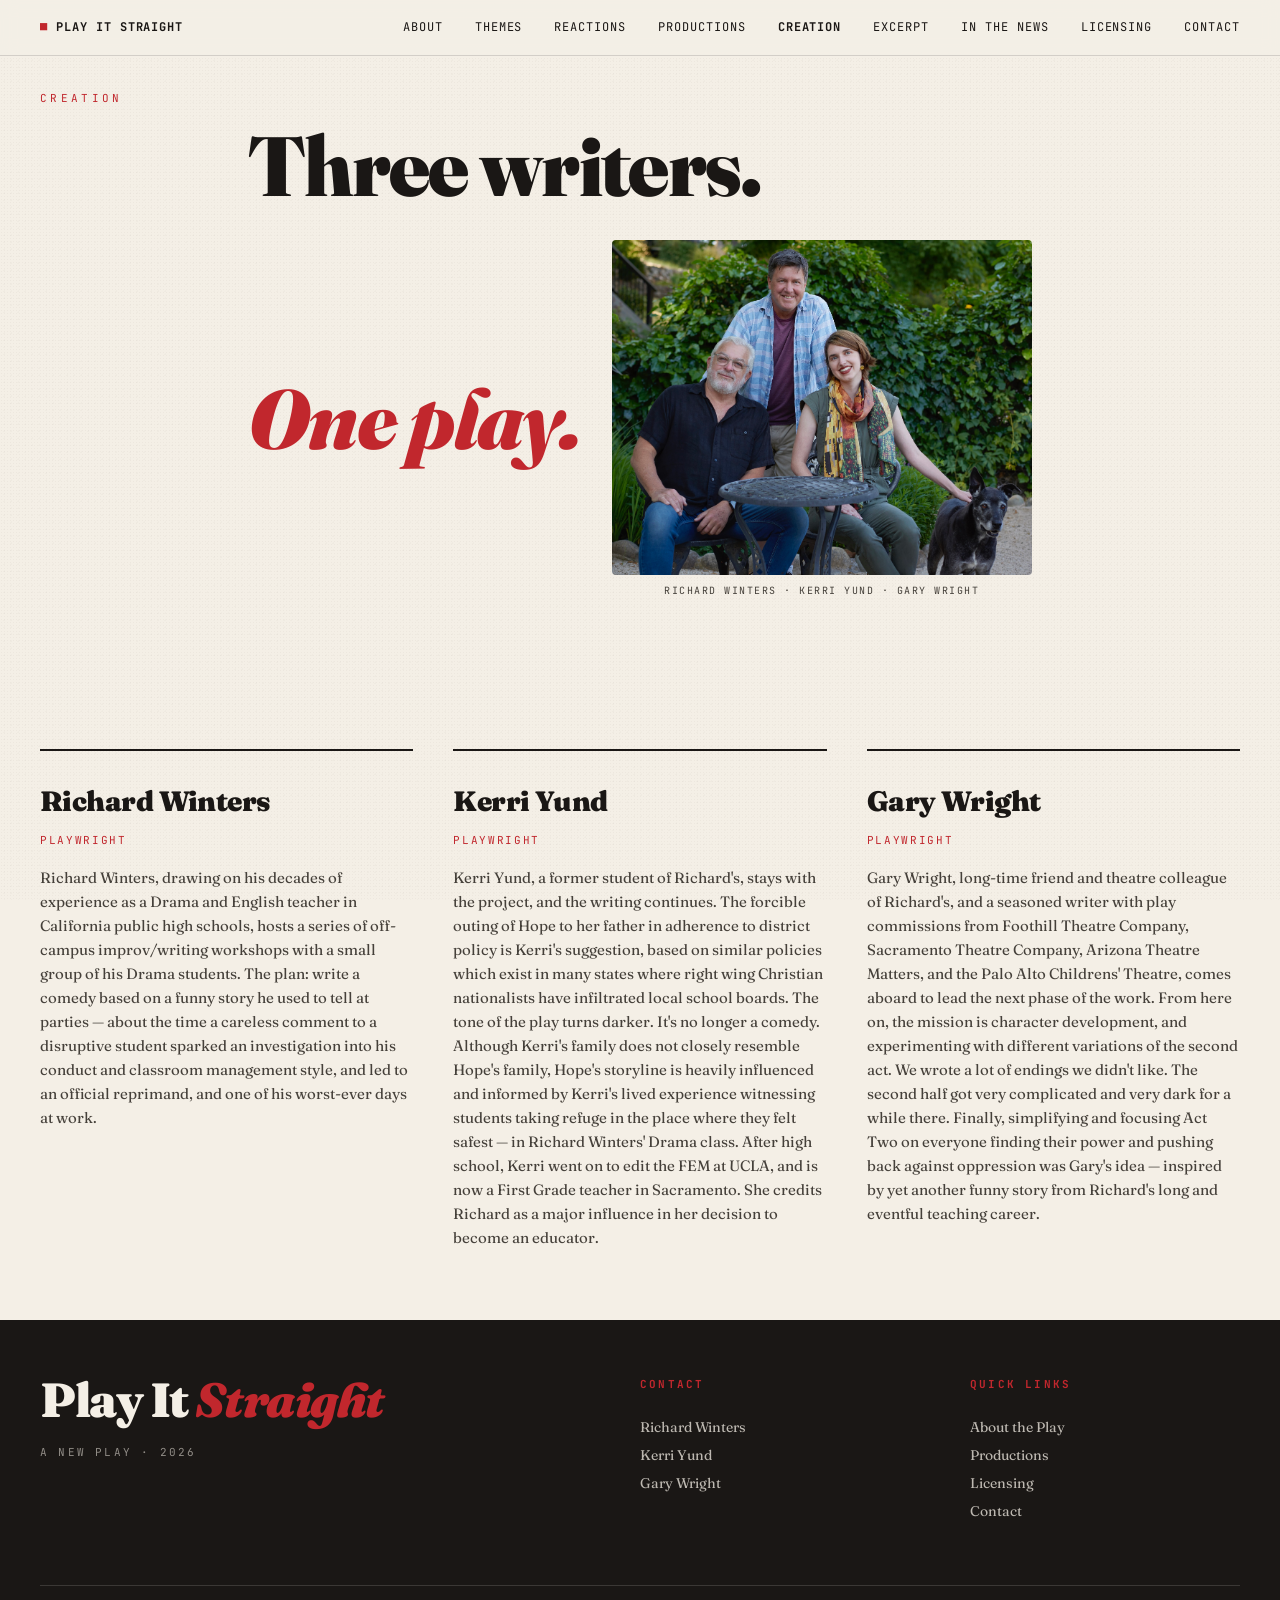
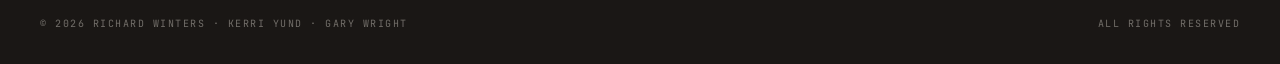
<file: writers.html>
<!DOCTYPE html>
<html lang="en"><head>
  <meta charset="utf-8">
  <meta name="viewport" content="width=device-width, initial-scale=1">
  <title>Writers | Play It Straight</title>
  <meta name="description" content="Meet the playwrights of Play It Straight — Richard Winters, Kerri Yund, and Gary Wright.">
  <link rel="preconnect" href="https://fonts.googleapis.com">
  <link rel="preconnect" href="https://fonts.gstatic.com" crossorigin="">
  <link href="https://fonts.googleapis.com/css2?family=Fraunces:ital,opsz,wght@0,9..144,400;0,9..144,700;0,9..144,900;1,9..144,400&amp;family=JetBrains+Mono:wght@400;700&amp;display=swap" rel="stylesheet">
  <link rel="stylesheet" href="css/styles.css">
  <link rel="icon" type="image/svg+xml" href="data:image/svg+xml,%3Csvg xmlns=%22http://www.w3.org/2000/svg%22 viewBox=%220 0 64 64%22%3E%3Crect width=%2264%22 height=%2264%22 fill=%22%23c1272d%22 rx=%228%22/%3E%3Ctext x=%2232%22 y=%2245%22 font-family=%22Georgia,serif%22 font-size=%2238%22 font-weight=%22900%22 fill=%22%23f4efe6%22 text-anchor=%22middle%22%3EP%3C/text%3E%3C/svg%3E">
  <link rel="canonical" href="https://play-it-straight.com/writers">
  <meta property="og:type" content="website">
  <meta property="og:url" content="https://play-it-straight.com/writers">
  <meta property="og:title" content="Writers | Play It Straight">
  <meta property="og:description" content="Meet the playwrights of Play It Straight — Richard Winters, Kerri Yund, and Gary Wright.">
  <meta property="og:image" content="https://play-it-straight.com/images/ross-opening.jpg">
  <meta property="og:image:width" content="1200">
  <meta property="og:image:height" content="800">
  <meta property="og:site_name" content="Play It Straight">
  <meta name="twitter:card" content="summary_large_image">
  <meta name="twitter:title" content="Writers | Play It Straight">
  <meta name="twitter:description" content="Meet the playwrights of Play It Straight — Richard Winters, Kerri Yund, and Gary Wright.">
  <meta name="twitter:image" content="https://play-it-straight.com/images/ross-opening.jpg">
<style>
    #edit-toolbar {
      position: fixed; bottom: 20px; right: 20px; z-index: 99999;
      display: flex; gap: 8px; align-items: center;
      font-family: -apple-system, system-ui, sans-serif; font-size: 13px;
    }
    #edit-toolbar button {
      background: #1a1715; color: #f4efe6; border: 1px solid #1a1715;
      padding: 10px 14px; border-radius: 6px; cursor: pointer;
      font: inherit; letter-spacing: 0.02em;
      box-shadow: 0 4px 12px rgba(0,0,0,0.25);
    }
    #edit-toolbar button.primary { background: #c1272d; border-color: #c1272d; }
    #edit-toolbar button:hover { opacity: 0.88; }
    #edit-toolbar .status { color: #1a1715; background: rgba(244,239,230,0.95);
      padding: 6px 10px; border-radius: 4px; }
    body.editing [contenteditable="true"] {
      outline: 1px dashed rgba(193,39,45,0.45);
      outline-offset: 2px;
    }
    body.editing [contenteditable="true"]:hover {
      outline: 1px solid rgba(193,39,45,0.85);
    }
    body.editing [contenteditable="true"]:focus {
      outline: 2px solid #c1272d;
      background: rgba(255,255,200,0.4);
    }
  </style><style>
    #edit-toolbar {
      position: fixed; bottom: 20px; right: 20px; z-index: 99999;
      display: flex; gap: 8px; align-items: center;
      font-family: -apple-system, system-ui, sans-serif; font-size: 13px;
    }
    #edit-toolbar button {
      background: #1a1715; color: #f4efe6; border: 1px solid #1a1715;
      padding: 10px 14px; border-radius: 6px; cursor: pointer;
      font: inherit; letter-spacing: 0.02em;
      box-shadow: 0 4px 12px rgba(0,0,0,0.25);
    }
    #edit-toolbar button.primary { background: #c1272d; border-color: #c1272d; }
    #edit-toolbar button:hover { opacity: 0.88; }
    #edit-toolbar .status { color: #1a1715; background: rgba(244,239,230,0.95);
      padding: 6px 10px; border-radius: 4px; }
    body.editing [contenteditable="true"] {
      outline: 1px dashed rgba(193,39,45,0.45);
      outline-offset: 2px;
    }
    body.editing [contenteditable="true"]:hover {
      outline: 1px solid rgba(193,39,45,0.85);
    }
    body.editing [contenteditable="true"]:focus {
      outline: 2px solid #c1272d;
      background: rgba(255,255,200,0.4);
    }
  </style><style>
    #edit-toolbar {
      position: fixed; bottom: 20px; right: 20px; z-index: 99999;
      display: flex; gap: 8px; align-items: center;
      font-family: -apple-system, system-ui, sans-serif; font-size: 13px;
    }
    #edit-toolbar button {
      background: #1a1715; color: #f4efe6; border: 1px solid #1a1715;
      padding: 10px 14px; border-radius: 6px; cursor: pointer;
      font: inherit; letter-spacing: 0.02em;
      box-shadow: 0 4px 12px rgba(0,0,0,0.25);
    }
    #edit-toolbar button.primary { background: #c1272d; border-color: #c1272d; }
    #edit-toolbar button:hover { opacity: 0.88; }
    #edit-toolbar .status { color: #1a1715; background: rgba(244,239,230,0.95);
      padding: 6px 10px; border-radius: 4px; }
    body.editing [contenteditable="true"] {
      outline: 1px dashed rgba(193,39,45,0.45);
      outline-offset: 2px;
    }
    body.editing [contenteditable="true"]:hover {
      outline: 1px solid rgba(193,39,45,0.85);
    }
    body.editing [contenteditable="true"]:focus {
      outline: 2px solid #c1272d;
      background: rgba(255,255,200,0.4);
    }
  </style><style>
    #edit-toolbar {
      position: fixed; bottom: 20px; right: 20px; z-index: 99999;
      display: flex; gap: 8px; align-items: center;
      font-family: -apple-system, system-ui, sans-serif; font-size: 13px;
    }
    #edit-toolbar button {
      background: #1a1715; color: #f4efe6; border: 1px solid #1a1715;
      padding: 10px 14px; border-radius: 6px; cursor: pointer;
      font: inherit; letter-spacing: 0.02em;
      box-shadow: 0 4px 12px rgba(0,0,0,0.25);
    }
    #edit-toolbar button.primary { background: #c1272d; border-color: #c1272d; }
    #edit-toolbar button:hover { opacity: 0.88; }
    #edit-toolbar .status { color: #1a1715; background: rgba(244,239,230,0.95);
      padding: 6px 10px; border-radius: 4px; }
    body.editing [contenteditable="true"] {
      outline: 1px dashed rgba(193,39,45,0.45);
      outline-offset: 2px;
    }
    body.editing [contenteditable="true"]:hover {
      outline: 1px solid rgba(193,39,45,0.85);
    }
    body.editing [contenteditable="true"]:focus {
      outline: 2px solid #c1272d;
      background: rgba(255,255,200,0.4);
    }
  </style><style>
    #edit-toolbar {
      position: fixed; bottom: 20px; right: 20px; z-index: 99999;
      display: flex; gap: 8px; align-items: center;
      font-family: -apple-system, system-ui, sans-serif; font-size: 13px;
    }
    #edit-toolbar button {
      background: #1a1715; color: #f4efe6; border: 1px solid #1a1715;
      padding: 10px 14px; border-radius: 6px; cursor: pointer;
      font: inherit; letter-spacing: 0.02em;
      box-shadow: 0 4px 12px rgba(0,0,0,0.25);
    }
    #edit-toolbar button.primary { background: #c1272d; border-color: #c1272d; }
    #edit-toolbar button:hover { opacity: 0.88; }
    #edit-toolbar .status { color: #1a1715; background: rgba(244,239,230,0.95);
      padding: 6px 10px; border-radius: 4px; }
    body.editing [contenteditable="true"] {
      outline: 1px dashed rgba(193,39,45,0.45);
      outline-offset: 2px;
    }
    body.editing [contenteditable="true"]:hover {
      outline: 1px solid rgba(193,39,45,0.85);
    }
    body.editing [contenteditable="true"]:focus {
      outline: 2px solid #c1272d;
      background: rgba(255,255,200,0.4);
    }
  </style></head>
<body class="">
  <a class="skip-link" href="#main">Skip to content</a>

  <nav>
    <a href="index.html" class="logo">Play It Straight</a>
    <ul>
      <li><a href="about.html">About</a></li>
      <li><a href="themes.html">Themes</a></li>
      <li><a href="testimonials.html">Reactions</a></li>
      <li><a href="productions.html">Productions</a></li>
      <li><a href="writers.html" class="active">Creation</a></li>
      <li><a href="excerpt.html">Excerpt</a></li>
      <li><a href="news.html">In The News</a></li>
      <li><a href="licensing.html">Licensing</a></li>
      <li><a href="contact.html">Contact</a></li>
    </ul>
  </nav>

  <main id="main">

    <div class="page-header">
      <div class="page-label">Creation</div>
      <div style="display:flex; justify-content:center;"><div style="text-align:left;">
        <h1 style="font-size:84px; line-height:1; margin:0 0 32px; max-width:none; letter-spacing:-0.02em;">Three writers.</h1>
        <div style="display:flex; align-items:center; gap:32px; flex-wrap:wrap;">
          <span style="font-family:'Fraunces',serif; font-style:italic; font-weight:900; font-size:84px; line-height:1; letter-spacing:-0.02em; color:var(--blood);">One play.</span>
          <figure style="margin:0; width:420px;">
            <img src="images/three-writers.jpg" alt="Richard Winters, Kerri Yund, and Gary Wright" style="width:100%; height:auto; display:block; border-radius:4px;">
            <figcaption class="photo-caption" style="margin-top:8px; text-align:center;">Richard Winters · Kerri Yund · Gary Wright</figcaption>
          </figure>
        </div>
      </div></div>
    </div>

<!-- WRITERS -->
    <section id="writers" class="reveal visible">
      <div class="playwrights-grid">
        <div class="playwright">
          <div class="playwright-name">Richard Winters</div>
          <div class="playwright-role">Playwright</div>
          <p class="playwright-bio">Richard Winters, drawing on his decades of experience as a Drama and English teacher in California public high schools, hosts a series of off-campus improv/writing workshops with a small group of his Drama students. The plan: write a comedy based on a funny story he used to tell at parties — about the time a careless comment to a disruptive student sparked an investigation into his conduct and classroom management style, and led to an official reprimand, and one of his worst-ever days at work.</p>
        </div>
        <div class="playwright">
          <div class="playwright-name">Kerri Yund</div>
          <div class="playwright-role">Playwright</div>
          <p class="playwright-bio">Kerri Yund, a former student of Richard's, stays with the project, and the writing continues. The forcible outing of Hope to her father in adherence to district policy is Kerri's suggestion, based on similar policies which exist in many states where right wing Christian nationalists have infiltrated local school boards. The tone of the play turns darker. It's no longer a comedy. Although Kerri's family does not closely resemble Hope's family, Hope's storyline is heavily influenced and informed by Kerri's lived experience witnessing students taking refuge in the place where they felt safest — in Richard Winters' Drama class. After high school, Kerri went on to edit the FEM at UCLA, and is now a First Grade teacher in Sacramento. She credits Richard as a major influence in her decision to become an educator.</p>
        </div>
        <div class="playwright">
          <div class="playwright-name">Gary Wright</div>
          <div class="playwright-role">Playwright</div>
          <p class="playwright-bio">Gary Wright, long-time friend and theatre colleague of Richard's, and a seasoned writer with play commissions from Foothill Theatre Company, Sacramento Theatre Company, Arizona Theatre Matters, and the Palo Alto Childrens' Theatre, comes aboard to lead the next phase of the work. From here on, the mission is character development, and experimenting with different variations of the second act. We wrote a lot of endings we didn't like. The second half got very complicated and very dark for a while there. Finally, simplifying and focusing Act Two on everyone finding their power and pushing back against oppression was Gary's idea — inspired by yet another funny story from Richard's long and eventful teaching career.</p>
        </div>
      </div>
    </section>

  </main>

  <footer>
    <div class="footer-inner">
      <div>
        <div class="footer-title">Play It <em>Straight</em></div>
        <div class="footer-tag">A new play · <span data-year="">2026</span></div>
      </div>
      <div class="footer-col">
        <h4>Contact</h4>
        <a href="mailto:richardwinters11@gmail.com">Richard Winters</a>
        <a href="mailto:kerriyund@gmail.com">Kerri Yund</a>
        <a href="mailto:garyunchained@yahoo.com">Gary Wright</a>
      </div>
      <div class="footer-col">
        <h4>Quick Links</h4>
        <a href="about.html">About the Play</a>
        <a href="productions.html">Productions</a>
        <a href="licensing.html">Licensing</a>
        <a href="contact.html">Contact</a>
      </div>
    </div>
    <div class="footer-bottom">
      <div>© <span data-year="">2026</span> Richard Winters · Kerri Yund · Gary Wright</div>
      <div>All rights reserved</div>
    </div>
  </footer>

  <script src="js/main.js"></script>
  <script src="js/edit-mode.js"></script>


</body></html>
</file>
<file: css/styles.css>
/* ===== VARIABLES ===== */
:root {
  --paper: #f4efe6;
  --paper-dark: #e8e1d2;
  --ink: #1a1715;
  --ink-soft: #45403a;
  --blood: #c1272d;
  --blood-dark: #8e1b1f;
  --rule: rgba(26, 23, 21, 0.15);
}

* { margin: 0; padding: 0; box-sizing: border-box; }
html { scroll-behavior: smooth; }

body {
  background: var(--paper);
  color: var(--ink);
  font-family: 'Fraunces', Georgia, serif;
  font-size: 17px;
  line-height: 1.6;
  overflow-x: hidden;
}

img { max-width: 100%; display: block; }

/* Paper grain */
body::before {
  content: '';
  position: fixed;
  inset: 0;
  pointer-events: none;
  background-image:
    radial-gradient(rgba(26,23,21,0.03) 1px, transparent 1px),
    radial-gradient(rgba(26,23,21,0.02) 1px, transparent 1px);
  background-size: 3px 3px, 7px 7px;
  background-position: 0 0, 1px 1px;
  z-index: 1;
  mix-blend-mode: multiply;
}

/* ===== SKIP LINK ===== */
.skip-link {
  position: absolute;
  left: -999px;
  top: auto;
  width: 1px;
  height: 1px;
  overflow: hidden;
}
.skip-link:focus {
  position: static;
  width: auto;
  height: auto;
  padding: 0.5rem 1rem;
  background: var(--blood);
  color: var(--paper);
  z-index: 999;
}

/* ===== NAVIGATION ===== */
nav {
  position: fixed;
  top: 0; left: 0; right: 0;
  padding: 18px 40px;
  display: flex;
  justify-content: space-between;
  align-items: center;
  z-index: 100;
  background: rgba(244, 239, 230, 0.92);
  backdrop-filter: blur(8px);
  border-bottom: 1px solid var(--rule);
  font-family: 'JetBrains Mono', monospace;
  font-size: 12px;
  letter-spacing: 0.08em;
  text-transform: uppercase;
}

nav .logo {
  font-weight: 700;
  color: var(--ink);
  text-decoration: none;
}

nav .logo::before {
  content: '■ ';
  color: var(--blood);
}

nav ul {
  display: flex;
  gap: 32px;
  list-style: none;
}

nav a {
  color: var(--ink);
  text-decoration: none;
  transition: color 0.2s;
}

nav a:hover { color: var(--blood); }
nav a.active { color: var(--ink); font-weight: 700; }

/* ===== HERO (home page) ===== */
.hero {
  min-height: 100vh;
  padding: 140px 40px 80px;
  position: relative;
  display: flex;
  flex-direction: column;
  justify-content: center;
  z-index: 2;
}

.hero-kicker {
  font-family: 'JetBrains Mono', monospace;
  font-size: 11px;
  letter-spacing: 0.3em;
  text-transform: uppercase;
  color: var(--ink-soft);
  margin-bottom: 40px;
  display: flex;
  align-items: center;
  gap: 16px;
}

.hero-kicker::before {
  content: '';
  width: 40px;
  height: 1px;
  background: var(--ink);
}

.title {
  font-family: 'Fraunces', serif;
  font-weight: 900;
  font-size: clamp(72px, 14vw, 220px);
  line-height: 0.88;
  letter-spacing: -0.04em;
  color: var(--ink);
  margin-bottom: 40px;
}

.title .word { display: inline-block; }

.hero-meta {
  display: grid;
  grid-template-columns: 1.5fr 1fr;
  gap: 60px;
  max-width: 1100px;
  margin-top: 20px;
  align-items: end;
}

.hero-pitch {
  font-family: 'Fraunces', serif;
  font-size: clamp(20px, 2.2vw, 28px);
  line-height: 1.4;
  max-width: 620px;
  color: var(--ink);
}

.hero-pitch em { color: var(--blood); font-style: italic; }

.hero-facts {
  border-left: 1px solid var(--ink);
  padding-left: 24px;
  font-family: 'JetBrains Mono', monospace;
  font-size: 14px;
  letter-spacing: 0.05em;
  line-height: 2;
  color: var(--blood);
  font-weight: 700;
}

.hero-facts strong {
  display: block;
  color: var(--ink);
  font-weight: 700;
  font-size: 14px;
  margin-top: 4px;
}

.hero-ctas {
  margin-top: 60px;
  display: flex;
  gap: 20px;
  flex-wrap: wrap;
}

/* ===== PAGE HEADER (inner pages) ===== */
.page-header {
  padding: 90px 40px 40px;
  position: relative;
  z-index: 2;
  max-width: 1280px;
  margin: 0 auto;
}

.page-label {
  font-family: 'JetBrains Mono', monospace;
  font-size: 11px;
  letter-spacing: 0.3em;
  text-transform: uppercase;
  color: var(--blood);
  margin-bottom: 16px;
}

.page-header h1 {
  font-family: 'Fraunces', serif;
  font-weight: 900;
  font-size: clamp(48px, 8vw, 110px);
  line-height: 0.9;
  letter-spacing: -0.03em;
  max-width: 900px;
}

.page-header p {
  font-size: 20px;
  line-height: 1.5;
  max-width: 700px;
  margin-top: 24px;
  color: var(--ink-soft);
}

/* ===== BUTTONS ===== */
.btn {
  display: inline-flex;
  align-items: center;
  gap: 12px;
  padding: 16px 28px;
  font-family: 'JetBrains Mono', monospace;
  font-size: 12px;
  letter-spacing: 0.12em;
  text-transform: uppercase;
  text-decoration: none;
  transition: all 0.2s ease;
  border: none;
  cursor: pointer;
  font-weight: 700;
}

.btn-primary {
  background: var(--ink);
  color: var(--paper);
}

.btn-primary:hover {
  background: var(--blood);
  transform: translate(-2px, -2px);
  box-shadow: 4px 4px 0 var(--ink);
}

.btn-secondary {
  background: transparent;
  color: var(--ink);
  border: 1px solid var(--ink);
}

.btn-secondary:hover {
  background: var(--ink);
  color: var(--paper);
}

/* ===== PA ANNOUNCEMENT ===== */
.pa-announcement {
  background: var(--ink);
  color: var(--paper);
  padding: 14px 40px;
  font-family: 'JetBrains Mono', monospace;
  font-size: 11px;
  letter-spacing: 0.15em;
  text-transform: uppercase;
  border: 3px solid var(--blood);
  border-radius: 6px;
  margin: 24px 20px;
  box-shadow: 0 0 0 1px rgba(0,0,0,0.15), 0 6px 20px rgba(0,0,0,0.25);
  display: flex;
  align-items: center;
  gap: 20px;
  position: relative;
  overflow: hidden;
  z-index: 2;
}

.pa-announcement::before {
  content: '◉';
  color: var(--blood);
  font-size: 14px;
  animation: blink 2s ease-in-out infinite;
  flex-shrink: 0;
}

@keyframes blink {
  0%, 50% { opacity: 1; }
  51%, 100% { opacity: 0.3; }
}

.pa-announcement .scroll-text {
  white-space: nowrap;
  animation: scroll-left 40s linear infinite;
}

.marquee-title {
  color: #c1272d;
  font-weight: 900;
  font-size: 1.3em;
  letter-spacing: 0.15em;
  padding: 0 0.2em;
  animation: marquee-flash 1s steps(2, end) infinite;
}

@keyframes marquee-flash {
  0%, 50%  { color: #c1272d; text-shadow: 0 0 8px rgba(193,39,45,0.6); }
  51%, 100% { color: #fff2a8; text-shadow: 0 0 12px rgba(255,220,80,0.9); }
}

@keyframes scroll-left {
  0% { transform: translateX(0); }
  100% { transform: translateX(-50%); }
}

/* ===== SECTIONS ===== */
section {
  padding: 70px 40px;
  max-width: 1280px;
  margin: 0 auto;
  position: relative;
  z-index: 2;
}

.section-label {
  font-family: 'JetBrains Mono', monospace;
  font-size: 11px;
  letter-spacing: 0.3em;
  text-transform: uppercase;
  color: var(--ink-soft);
  margin-bottom: 24px;
  display: flex;
  align-items: center;
  gap: 12px;
}

.section-label .num { color: var(--blood); font-weight: 700; }

.section-heading {
  font-family: 'Fraunces', serif;
  font-weight: 900;
  font-size: clamp(42px, 6vw, 78px);
  line-height: 1;
  letter-spacing: -0.03em;
  margin-bottom: 32px;
  max-width: 900px;
}

.section-heading em { font-style: italic; color: var(--blood); }

/* Alt section (full-width darker stripe) */
.section-alt {
  background: var(--paper-dark);
  max-width: none;
  padding: 56px 40px;
  position: relative;
  z-index: 2;
}

.section-alt .inner {
  max-width: 1280px;
  margin: 0 auto;
}

/* ===== GRIDS ===== */
.grid-2 {
  display: grid;
  grid-template-columns: 1fr 1fr;
  gap: 60px;
}

.grid-3 {
  display: grid;
  grid-template-columns: repeat(3, 1fr);
  gap: 40px;
}

/* ===== CARDS ===== */
.card {
  padding: 36px;
  border-top: 2px solid var(--ink);
  background: var(--paper-dark);
}

.card h2, .card h3 {
  font-family: 'Fraunces', serif;
  font-size: 22px;
  font-weight: 900;
  margin-bottom: 16px;
  letter-spacing: -0.01em;
}

/* ===== PLAY INTRO (two-column body text) ===== */
.play-intro {
  display: grid;
  grid-template-columns: 1fr 1fr;
  gap: 80px;
  align-items: start;
}

.play-intro p {
  font-size: 19px;
  line-height: 1.7;
  margin-bottom: 24px;
}

.play-intro .lead {
  font-size: 24px;
  font-weight: 400;
  line-height: 1.4;
}

.play-intro .lead::first-letter {
  font-size: 72px;
  font-weight: 900;
  float: left;
  line-height: 0.9;
  margin-right: 8px;
  margin-top: 4px;
  color: var(--blood);
}

/* ===== EXCERPT BLOCK (light) ===== */
.excerpt-block {
  background: var(--paper);
  color: var(--ink);
  padding: 70px 40px;
  position: relative;
  z-index: 2;
  border-top: 1px solid rgba(26, 23, 21, 0.12);
  border-bottom: 1px solid rgba(26, 23, 21, 0.12);
}

.excerpt-inner {
  max-width: 900px;
  margin: 0 auto;
}

.excerpt-block .section-label { color: rgba(26, 23, 21, 0.6); }

.stage-direction {
  font-family: 'JetBrains Mono', monospace;
  font-size: 13px;
  letter-spacing: 0.05em;
  color: rgba(26, 23, 21, 0.7);
  line-height: 1.8;
  margin-bottom: 40px;
  padding-left: 20px;
  border-left: 2px solid rgba(26, 23, 21, 0.25);
  font-style: italic;
}

.speaker {
  font-family: 'JetBrains Mono', monospace;
  font-size: 13px;
  letter-spacing: 0.2em;
  color: var(--blood);
  font-weight: 700;
  margin-bottom: 8px;
  margin-top: 32px;
}

.dialogue {
  font-family: 'Fraunces', serif;
  font-size: clamp(22px, 2.5vw, 30px);
  line-height: 1.4;
  font-weight: 400;
  color: var(--ink);
}

.dialogue .pause {
  font-family: 'JetBrains Mono', monospace;
  font-size: 14px;
  color: rgba(26, 23, 21, 0.6);
  font-style: italic;
  letter-spacing: 0.1em;
  display: block;
  margin: 16px 0;
}

.dialogue .punchline {
  display: inline;
  font-weight: 400;
  font-size: inherit;
  line-height: inherit;
  color: var(--ink);
}

/* ===== FULL SCRIPT PAGE (excerpt.html) ===== */
.script-page {
  background: var(--paper);
  color: var(--ink);
  padding: 56px 40px;
  position: relative;
  z-index: 2;
  border-top: 1px solid rgba(26, 23, 21, 0.12);
  border-bottom: 1px solid rgba(26, 23, 21, 0.12);
}

.script-container {
  max-width: 700px;
  margin: 0 auto;
}

.script-scene-heading {
  font-family: 'JetBrains Mono', monospace;
  font-size: 11px;
  letter-spacing: 0.3em;
  text-transform: uppercase;
  color: var(--blood);
  margin-bottom: 24px;
  margin-top: 40px;
  border-top: 1px solid rgba(26, 23, 21, 0.15);
  padding-top: 32px;
}

.script-scene-heading:first-child { margin-top: 0; border-top: none; padding-top: 0; }

.script-stage-dir {
  font-family: 'JetBrains Mono', monospace;
  font-size: 13px;
  color: rgba(26, 23, 21, 0.7);
  font-style: italic;
  line-height: 1.8;
  margin: 24px 0;
  padding-left: 20px;
  border-left: 2px solid rgba(26, 23, 21, 0.25);
}

.script-character {
  font-family: 'JetBrains Mono', monospace;
  font-size: 13px;
  letter-spacing: 0.2em;
  text-transform: uppercase;
  color: var(--blood);
  font-weight: 700;
  margin-top: 32px;
  margin-bottom: 8px;
}

.script-line {
  font-family: 'Fraunces', serif;
  font-size: 20px;
  line-height: 1.6;
  color: var(--ink);
}

/* ===== FACTS GRID ===== */
.facts-grid {
  display: grid;
  grid-template-columns: repeat(4, 1fr);
  gap: 2px;
  background: var(--ink);
  border: 1px solid var(--ink);
  margin-top: 40px;
}

.fact {
  background: var(--paper);
  padding: 36px 28px;
  transition: background 0.2s;
}

.fact:hover { background: var(--paper-dark); }

.fact-label {
  font-family: 'JetBrains Mono', monospace;
  font-size: 10px;
  letter-spacing: 0.2em;
  text-transform: uppercase;
  color: var(--ink-soft);
  margin-bottom: 16px;
}

.fact-value {
  font-family: 'Fraunces', serif;
  font-size: 42px;
  font-weight: 900;
  line-height: 1;
  letter-spacing: -0.02em;
}

.fact-value .unit {
  font-size: 14px;
  font-weight: 400;
  font-family: 'JetBrains Mono', monospace;
  letter-spacing: 0.1em;
  color: var(--ink-soft);
  display: block;
  margin-top: 8px;
}

/* ===== PLAYWRIGHTS ===== */
.playwrights-grid {
  display: grid;
  grid-template-columns: repeat(3, 1fr);
  gap: 40px;
  margin-top: 40px;
}

.playwright {
  padding-top: 28px;
  border-top: 2px solid var(--ink);
}

.playwright-name {
  font-family: 'Fraunces', serif;
  font-size: 28px;
  font-weight: 900;
  letter-spacing: -0.02em;
  margin-bottom: 8px;
}

.playwright-role {
  font-family: 'JetBrains Mono', monospace;
  font-size: 11px;
  letter-spacing: 0.15em;
  text-transform: uppercase;
  color: var(--blood);
  margin-bottom: 16px;
}

.playwright-bio {
  font-size: 15px;
  line-height: 1.6;
  color: var(--ink-soft);
}

/* ===== TAGS ===== */
.tags {
  display: flex;
  flex-wrap: wrap;
  gap: 8px;
  margin-top: 24px;
}

.tag {
  font-family: 'JetBrains Mono', monospace;
  font-size: 10px;
  letter-spacing: 0.15em;
  text-transform: uppercase;
  padding: 6px 14px;
  border: 1px solid var(--ink);
  color: var(--ink-soft);
}

/* ===== LISTS ===== */
ul.rule-list {
  list-style: none;
  padding: 0;
}

ul.rule-list li {
  font-family: 'JetBrains Mono', monospace;
  font-size: 13px;
  letter-spacing: 0.03em;
  line-height: 1;
  color: var(--ink-soft);
  border-bottom: 1px solid var(--rule);
  padding: 14px 0;
}

ul.rule-list li::before {
  content: '— ';
  color: var(--blood);
}

ol.rule-list {
  list-style: none;
  padding: 0;
  counter-reset: item;
}

ol.rule-list li {
  font-family: 'JetBrains Mono', monospace;
  font-size: 13px;
  letter-spacing: 0.03em;
  line-height: 1;
  color: var(--ink-soft);
  border-bottom: 1px solid var(--rule);
  padding: 14px 0;
  counter-increment: item;
}

ol.rule-list li::before {
  content: counter(item) '. ';
  color: var(--blood);
  font-weight: 700;
}

/* ===== TESTIMONIALS ===== */
.testimonials-grid {
  column-count: 2;
  column-gap: 24px;
}

.testimonials-grid .testimonial-card {
  break-inside: avoid;
  display: inline-block;
  width: 100%;
  margin: 0 0 24px;
}

.testimonial-card {
  background: var(--paper);
  padding: 40px;
  border: 1px solid rgba(26, 23, 21, 0.12);
  border-radius: 4px;
  transition: background 0.2s;
}

.testimonial-card:hover { background: var(--paper-dark); }

.testimonial-quote {
  font-family: 'Fraunces', serif;
  font-size: 22px;
  font-style: italic;
  line-height: 1.5;
  margin-bottom: 24px;
}

.testimonial-attr {
  font-family: 'JetBrains Mono', monospace;
  font-size: 11px;
  letter-spacing: 0.15em;
  text-transform: uppercase;
  color: var(--blood);
}

/* ===== PHOTOS ===== */
.photo-placeholder {
  background: var(--paper-dark);
  border: 1px dashed var(--rule);
  aspect-ratio: 4/3;
  display: flex;
  align-items: center;
  justify-content: center;
  font-family: 'JetBrains Mono', monospace;
  font-size: 11px;
  letter-spacing: 0.1em;
  text-transform: uppercase;
  color: var(--ink-soft);
}

.photo {
  position: relative;
  overflow: hidden;
  aspect-ratio: 4/3;
  background: var(--paper-dark);
}

.photo img {
  width: 100%;
  height: 100%;
  object-fit: cover;
  display: block;
  transition: transform 0.5s ease;
}

.photo:hover img {
  transform: scale(1.03);
}

.photo-caption {
  font-family: 'JetBrains Mono', monospace;
  font-size: 10px;
  letter-spacing: 0.15em;
  text-transform: uppercase;
  color: var(--ink-soft);
  margin-top: 10px;
}

.photo-hero {
  aspect-ratio: 16/9;
  margin-bottom: 40px;
}

/* ===== PRODUCTIONS PAGE ===== */
.production {
  padding: 80px 0;
  border-bottom: 1px solid var(--rule);
}

.production:last-child { border-bottom: none; }

.production-header {
  display: grid;
  grid-template-columns: 1fr 2fr;
  gap: 40px;
  align-items: start;
  margin-bottom: 48px;
}

.production-date {
  font-family: 'JetBrains Mono', monospace;
  font-size: 11px;
  letter-spacing: 0.3em;
  text-transform: uppercase;
  color: var(--blood);
}

.production-venue {
  font-family: 'Fraunces', serif;
  font-size: clamp(32px, 4vw, 56px);
  font-weight: 900;
  line-height: 1;
  letter-spacing: -0.02em;
  margin-bottom: 12px;
}

.production-location {
  font-family: 'JetBrains Mono', monospace;
  font-size: 12px;
  letter-spacing: 0.1em;
  color: var(--ink-soft);
}

.production-meta {
  display: flex;
  flex-wrap: wrap;
  gap: 8px;
  margin: 24px 0;
}

.production-body {
  font-size: 18px;
  line-height: 1.7;
  max-width: 780px;
  margin-bottom: 32px;
}

.production-quote {
  border-left: 3px solid var(--blood);
  padding-left: 24px;
  margin: 32px 0 40px;
  font-family: 'Fraunces', serif;
  font-style: italic;
  font-size: 22px;
  line-height: 1.5;
  max-width: 780px;
}

.production-quote cite {
  display: block;
  margin-top: 16px;
  font-family: 'JetBrains Mono', monospace;
  font-style: normal;
  font-size: 11px;
  letter-spacing: 0.15em;
  text-transform: uppercase;
  color: var(--blood);
}

.production-photos {
  display: grid;
  grid-template-columns: repeat(3, 1fr);
  gap: 12px;
}

/* ===== FORM ===== */
.form {
  display: grid;
  gap: 24px;
}

.form-row {
  display: grid;
  grid-template-columns: 1fr 1fr;
  gap: 24px;
}

label {
  display: block;
  font-family: 'JetBrains Mono', monospace;
  font-size: 11px;
  letter-spacing: 0.15em;
  text-transform: uppercase;
  color: var(--ink-soft);
  margin-bottom: 8px;
}

input, textarea {
  font-family: 'Fraunces', serif;
  font-size: 16px;
  padding: 12px 16px;
  background: var(--paper);
  border: 1px solid var(--ink);
  color: var(--ink);
  outline: none;
  transition: border-color 0.2s;
  width: 100%;
}

input:focus, textarea:focus { border-color: var(--blood); }

textarea { min-height: 140px; resize: vertical; }

/* ===== ROYALTY DISPLAY ===== */
.royalty-display {
  font-family: 'Fraunces', serif;
  font-size: clamp(60px, 10vw, 120px);
  font-weight: 900;
  line-height: 1;
  letter-spacing: -0.04em;
}

.royalty-display .per {
  font-size: 20px;
  font-family: 'JetBrains Mono', monospace;
  letter-spacing: 0.1em;
  color: var(--ink-soft);
  font-weight: 400;
  display: block;
  margin-top: 8px;
}

/* ===== CTA BLOCK ===== */
.cta-block {
  text-align: center;
  padding: 80px 40px;
  position: relative;
  z-index: 2;
  max-width: none;
}

.cta-quote {
  font-family: 'Fraunces', serif;
  font-style: italic;
  font-weight: 400;
  font-size: clamp(36px, 6vw, 72px);
  line-height: 1.1;
  max-width: 1000px;
  margin: 0 auto 20px;
  letter-spacing: -0.02em;
}

.cta-quote .accent { color: var(--blood); font-weight: 900; }

.cta-attribution {
  font-family: 'JetBrains Mono', monospace;
  font-size: 12px;
  letter-spacing: 0.2em;
  text-transform: uppercase;
  color: var(--ink-soft);
  margin-bottom: 40px;
}

/* ===== FOOTER ===== */
footer {
  background: var(--ink);
  color: var(--paper);
  padding: 56px 40px 32px;
  position: relative;
  z-index: 2;
}

.footer-inner {
  max-width: 1280px;
  margin: 0 auto;
  display: grid;
  grid-template-columns: 2fr 1fr 1fr;
  gap: 60px;
  margin-bottom: 60px;
}

.footer-title {
  font-family: 'Fraunces', serif;
  font-size: 48px;
  font-weight: 900;
  line-height: 1;
  letter-spacing: -0.03em;
  margin-bottom: 20px;
}

.footer-title em { color: var(--blood); font-style: italic; }

.footer-tag {
  font-family: 'JetBrains Mono', monospace;
  font-size: 11px;
  letter-spacing: 0.2em;
  text-transform: uppercase;
  color: rgba(244, 239, 230, 0.55);
}

.footer-col h4 {
  font-family: 'JetBrains Mono', monospace;
  font-size: 11px;
  letter-spacing: 0.2em;
  text-transform: uppercase;
  color: var(--blood);
  margin-bottom: 20px;
  font-weight: 700;
}

.footer-col a,
.footer-col p {
  display: block;
  color: rgba(244, 239, 230, 0.75);
  text-decoration: none;
  font-size: 14px;
  line-height: 2;
  transition: color 0.2s;
}

.footer-col a:hover { color: var(--paper); }

.footer-bottom {
  max-width: 1280px;
  margin: 0 auto;
  padding-top: 30px;
  border-top: 1px solid rgba(244, 239, 230, 0.15);
  display: flex;
  justify-content: space-between;
  font-family: 'JetBrains Mono', monospace;
  font-size: 10px;
  letter-spacing: 0.15em;
  text-transform: uppercase;
  color: rgba(244, 239, 230, 0.4);
}

/* ===== REVEAL ON SCROLL ===== */
.reveal {
  opacity: 0;
  transform: translateY(30px);
  transition: opacity 0.8s ease, transform 0.8s ease;
}

.reveal.visible {
  opacity: 1;
  transform: translateY(0);
}

/* ===== MOBILE ===== */
@media (max-width: 768px) {
  nav { padding: 14px 20px; }
  nav ul { display: none; }
  .hero { padding: 120px 20px 60px; }
  .hero-meta { grid-template-columns: 1fr; gap: 32px; }
  .hero-facts { border-left: none; border-top: 1px solid var(--ink); padding-left: 0; padding-top: 24px; }
  section { padding: 60px 20px; }
  .page-header { padding: 120px 20px 40px; }
  .play-intro { grid-template-columns: 1fr; gap: 40px; }
  .excerpt-block { padding: 60px 20px; }
  .script-page { padding: 60px 20px; }
  .facts-grid { grid-template-columns: repeat(2, 1fr); }
  .playwrights-grid { grid-template-columns: 1fr; }
  .grid-2 { grid-template-columns: 1fr; gap: 30px; }
  .grid-3 { grid-template-columns: 1fr; }
  .testimonials-grid { grid-template-columns: 1fr; }
  .footer-inner { grid-template-columns: 1fr; gap: 40px; }
  .footer-bottom { flex-direction: column; gap: 12px; }
  .pa-announcement { padding: 12px 20px; }
  .section-alt { padding: 60px 20px; }
  .form-row { grid-template-columns: 1fr; }
  .cta-block { padding: 80px 20px; }
  .production-header { grid-template-columns: 1fr; gap: 16px; }
  .production-photos { grid-template-columns: 1fr; }
  .production { padding: 50px 0; }
}
</file>
